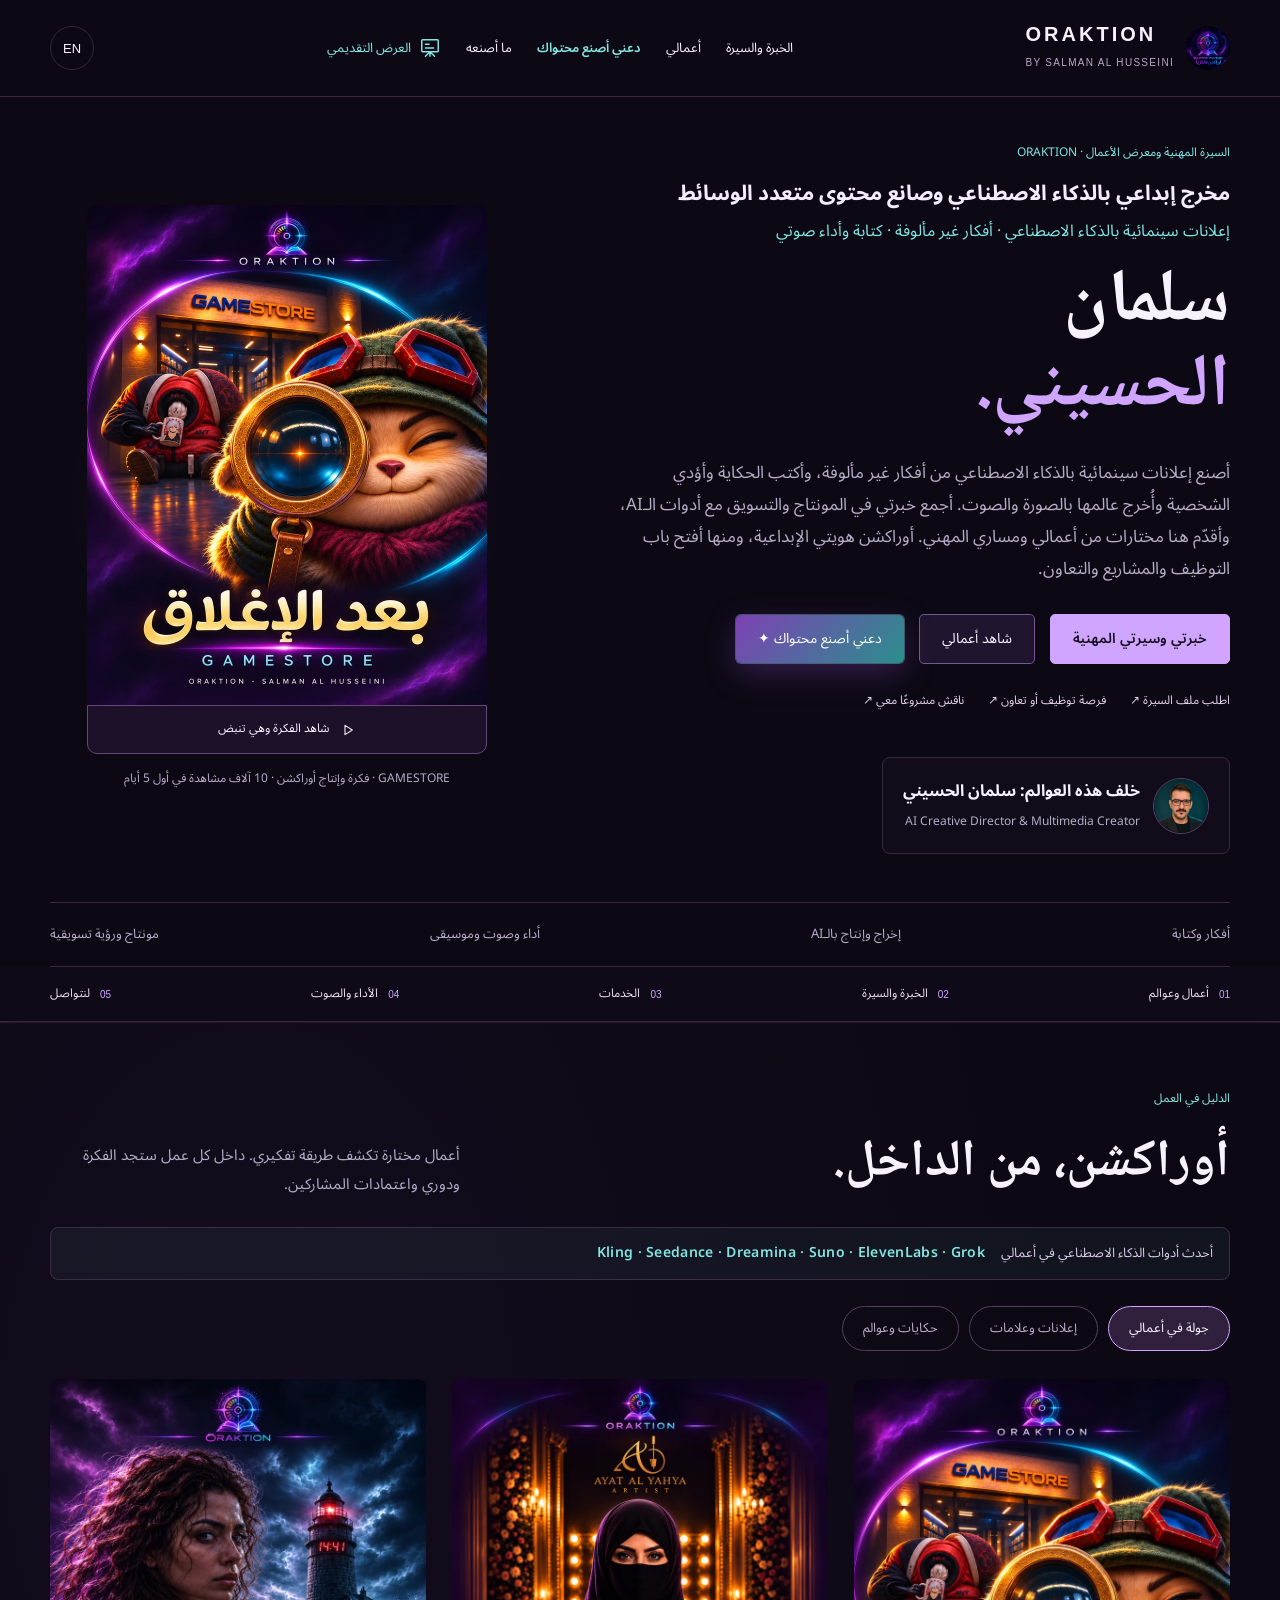
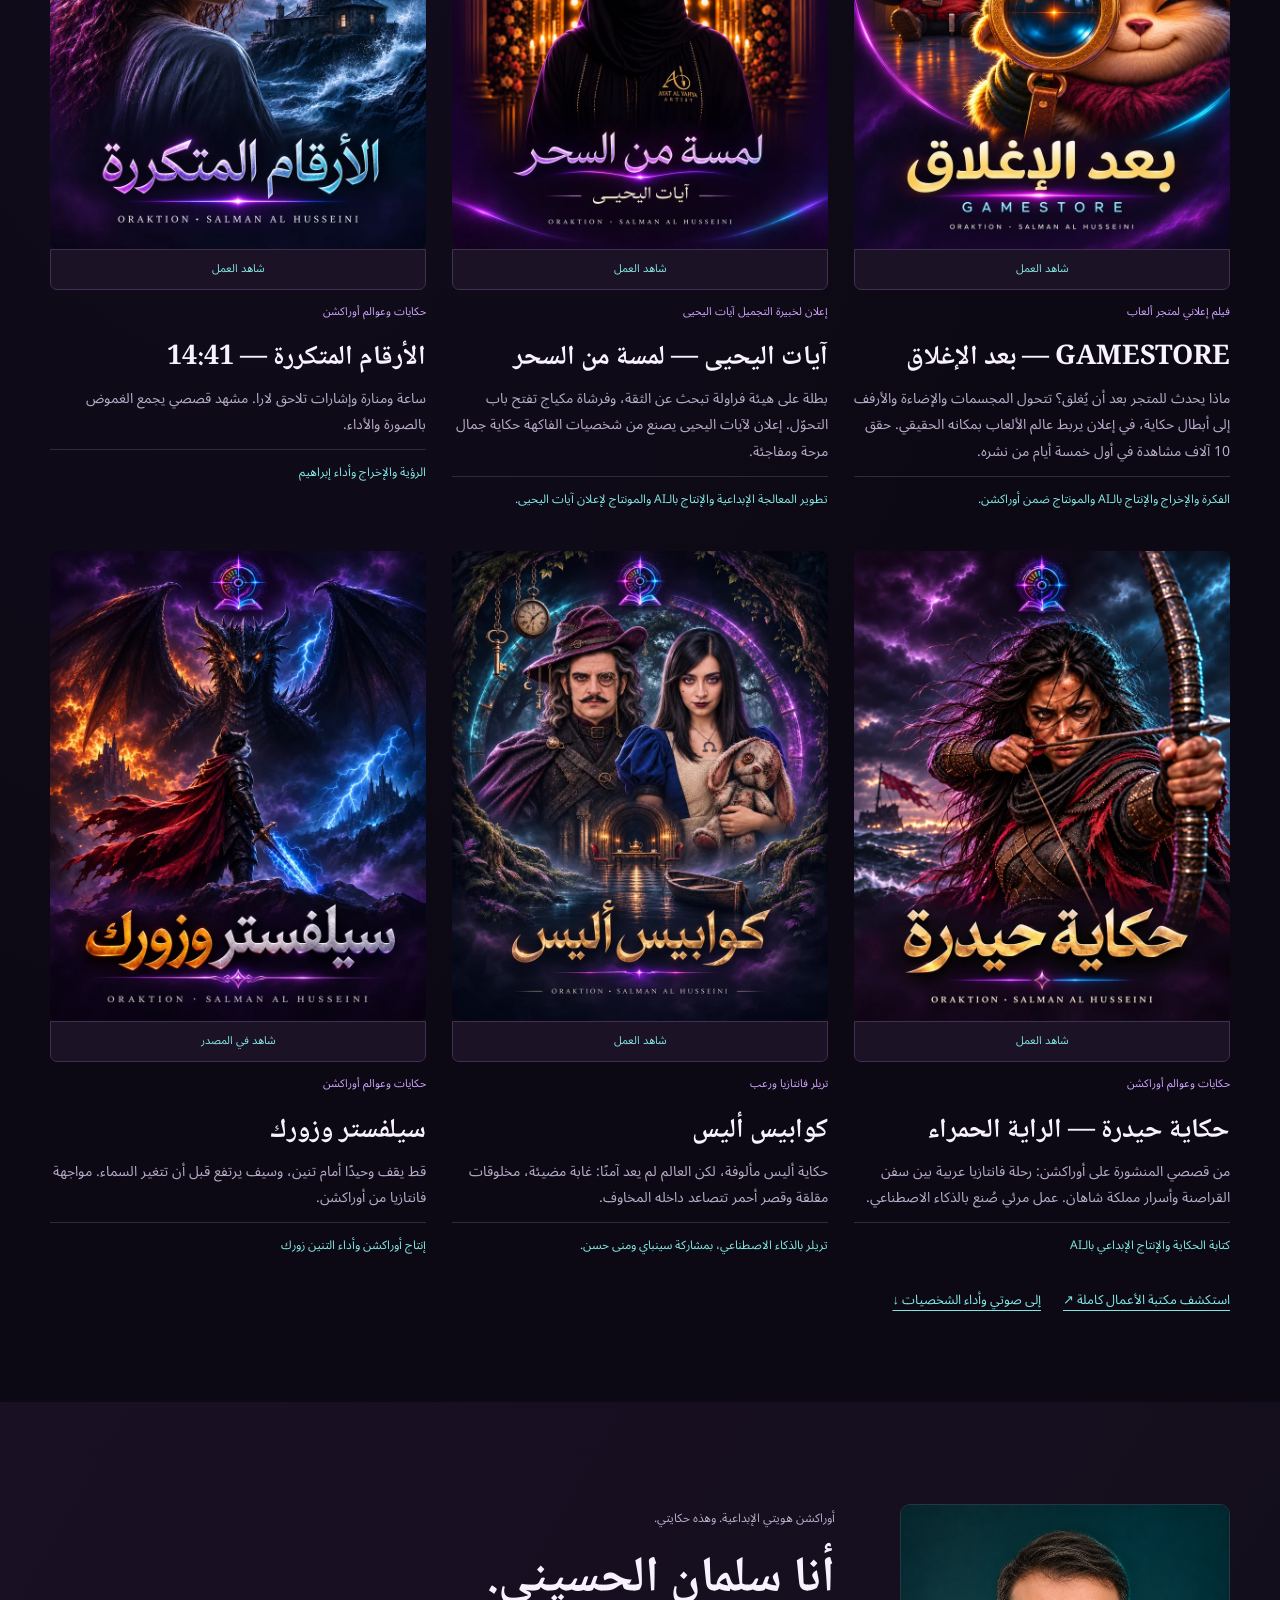
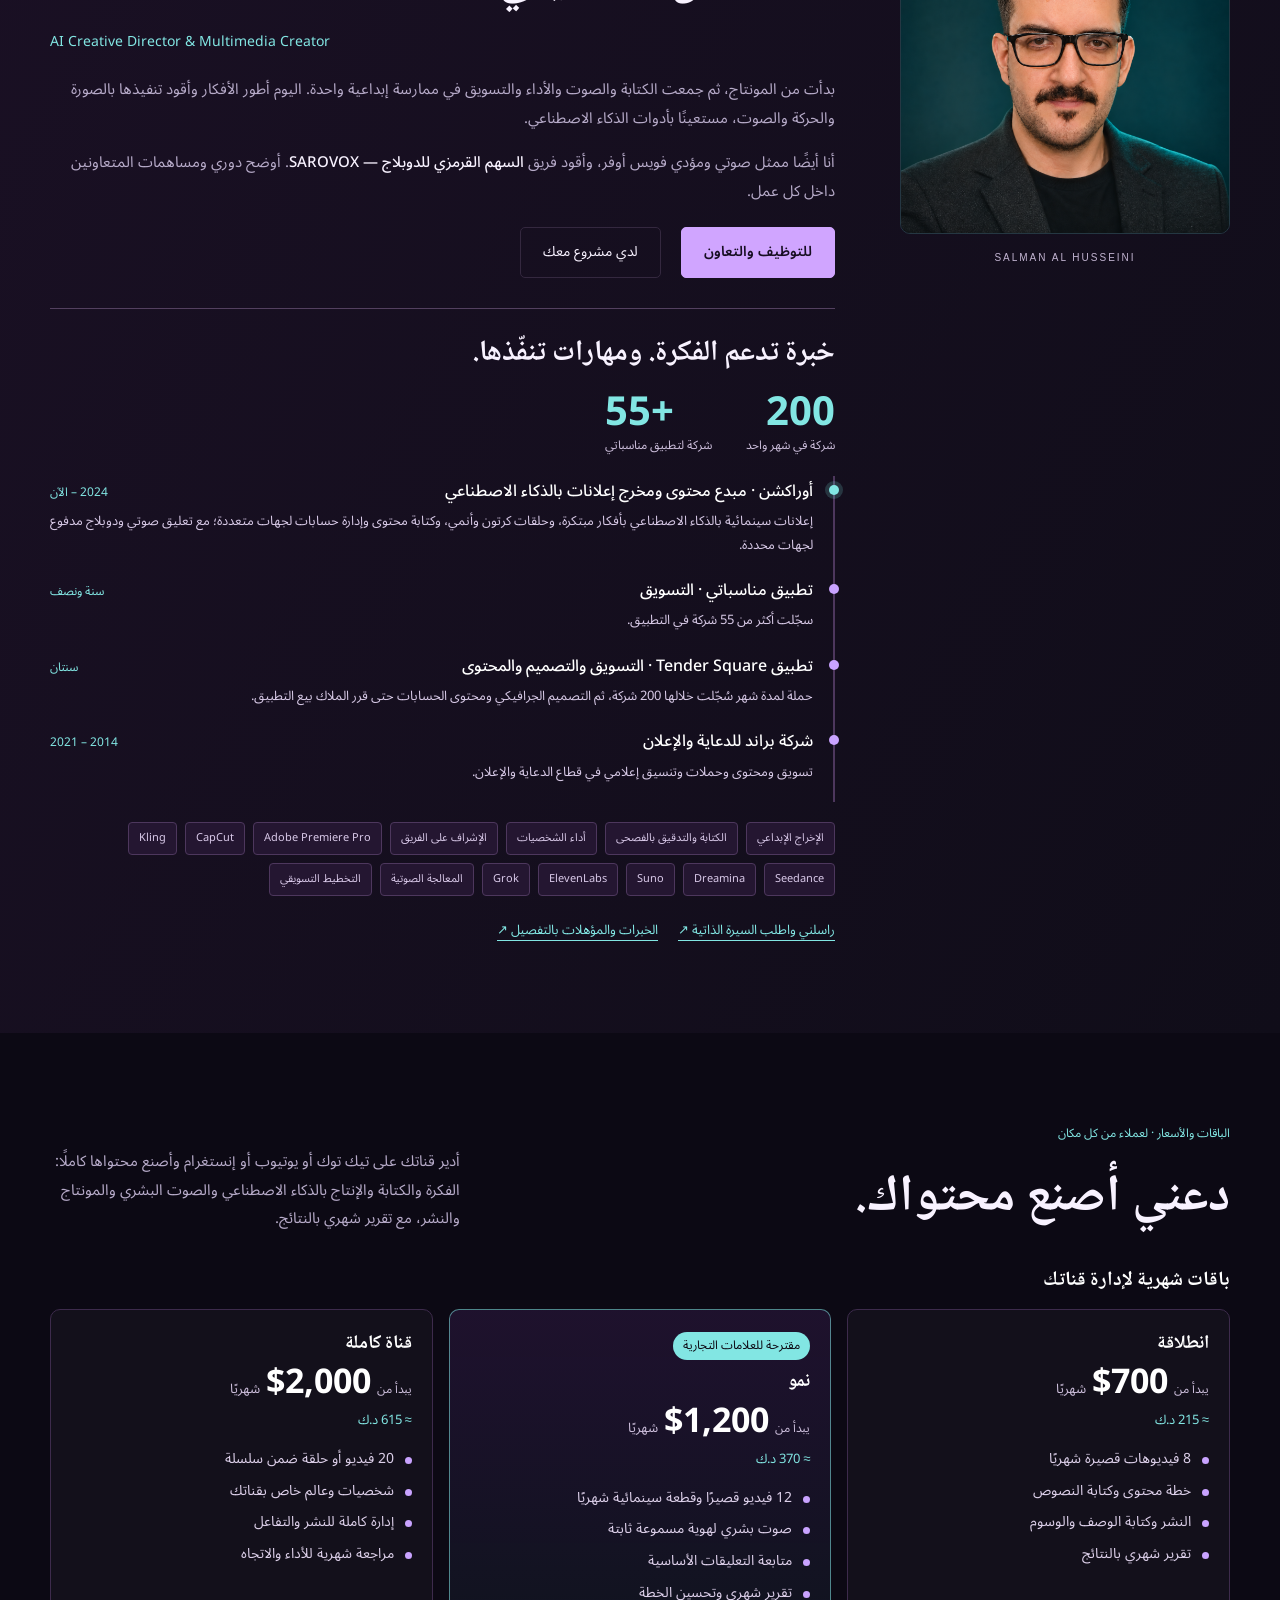
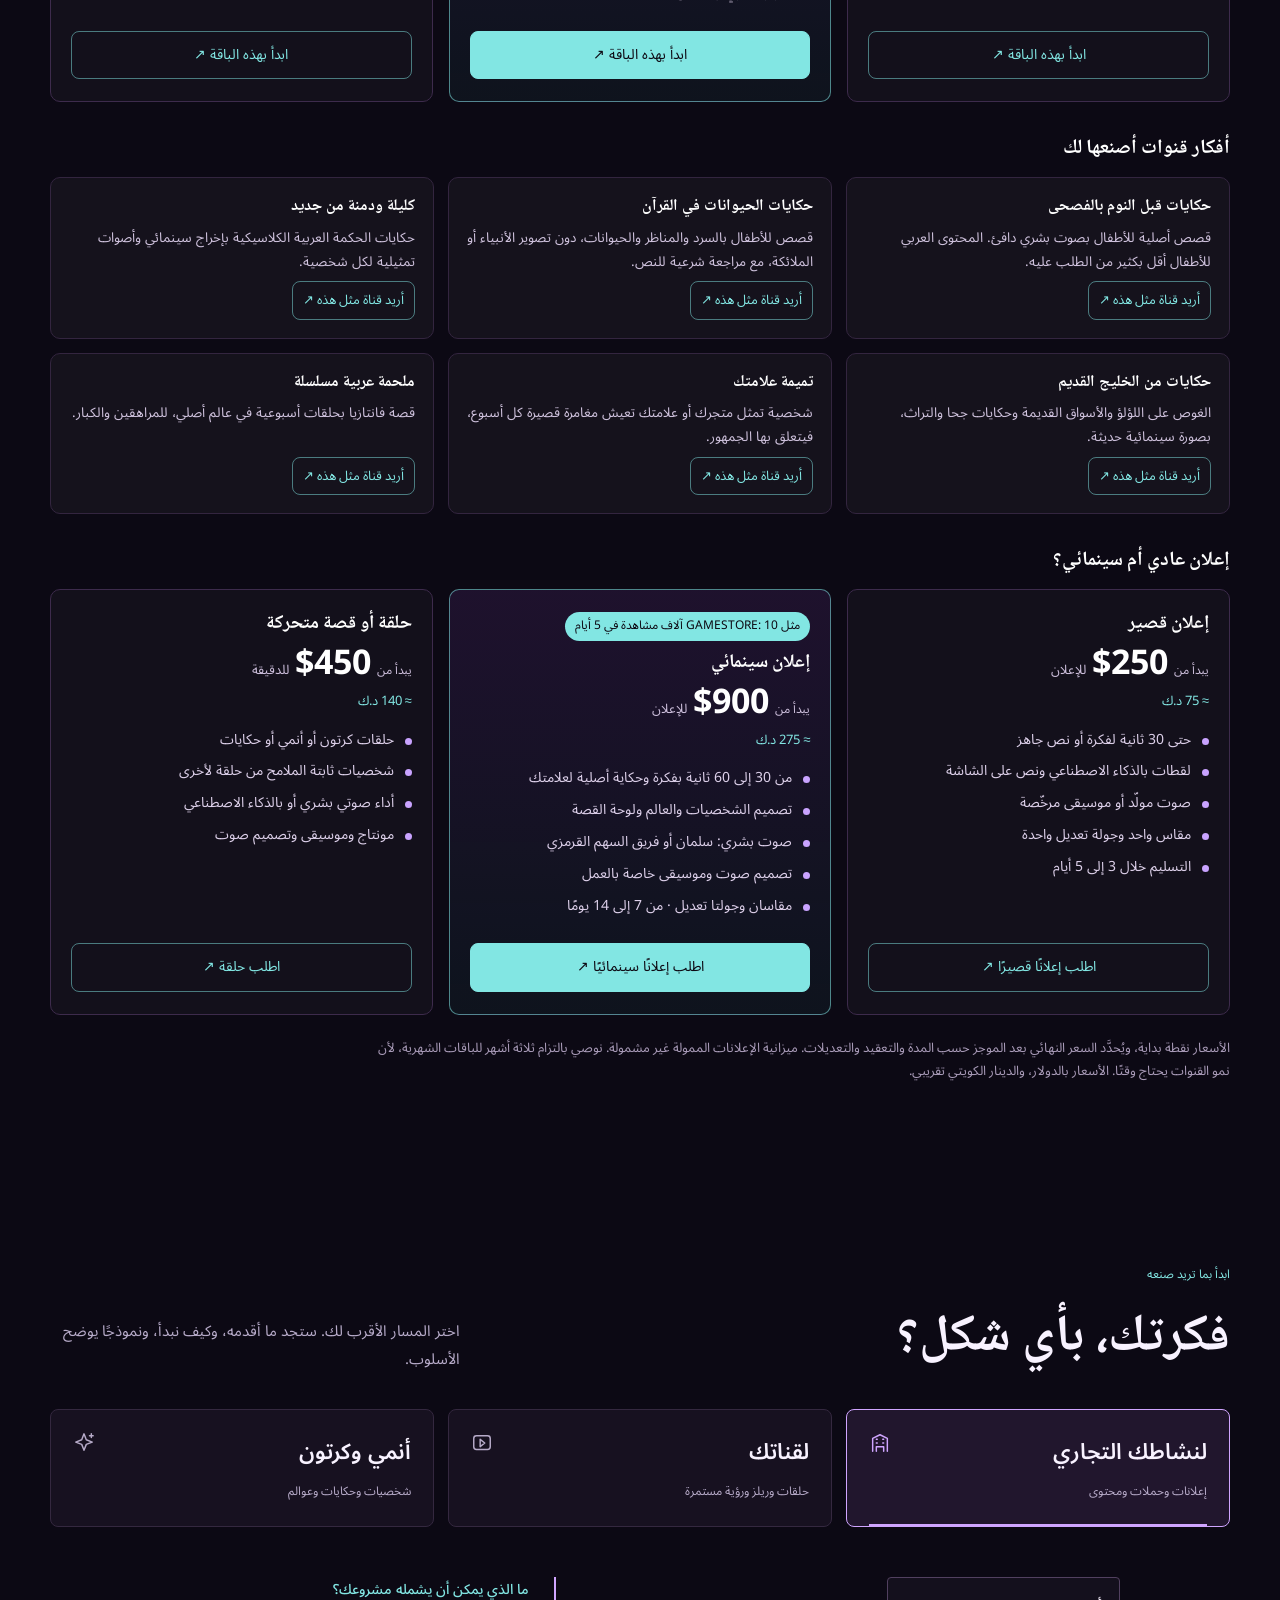
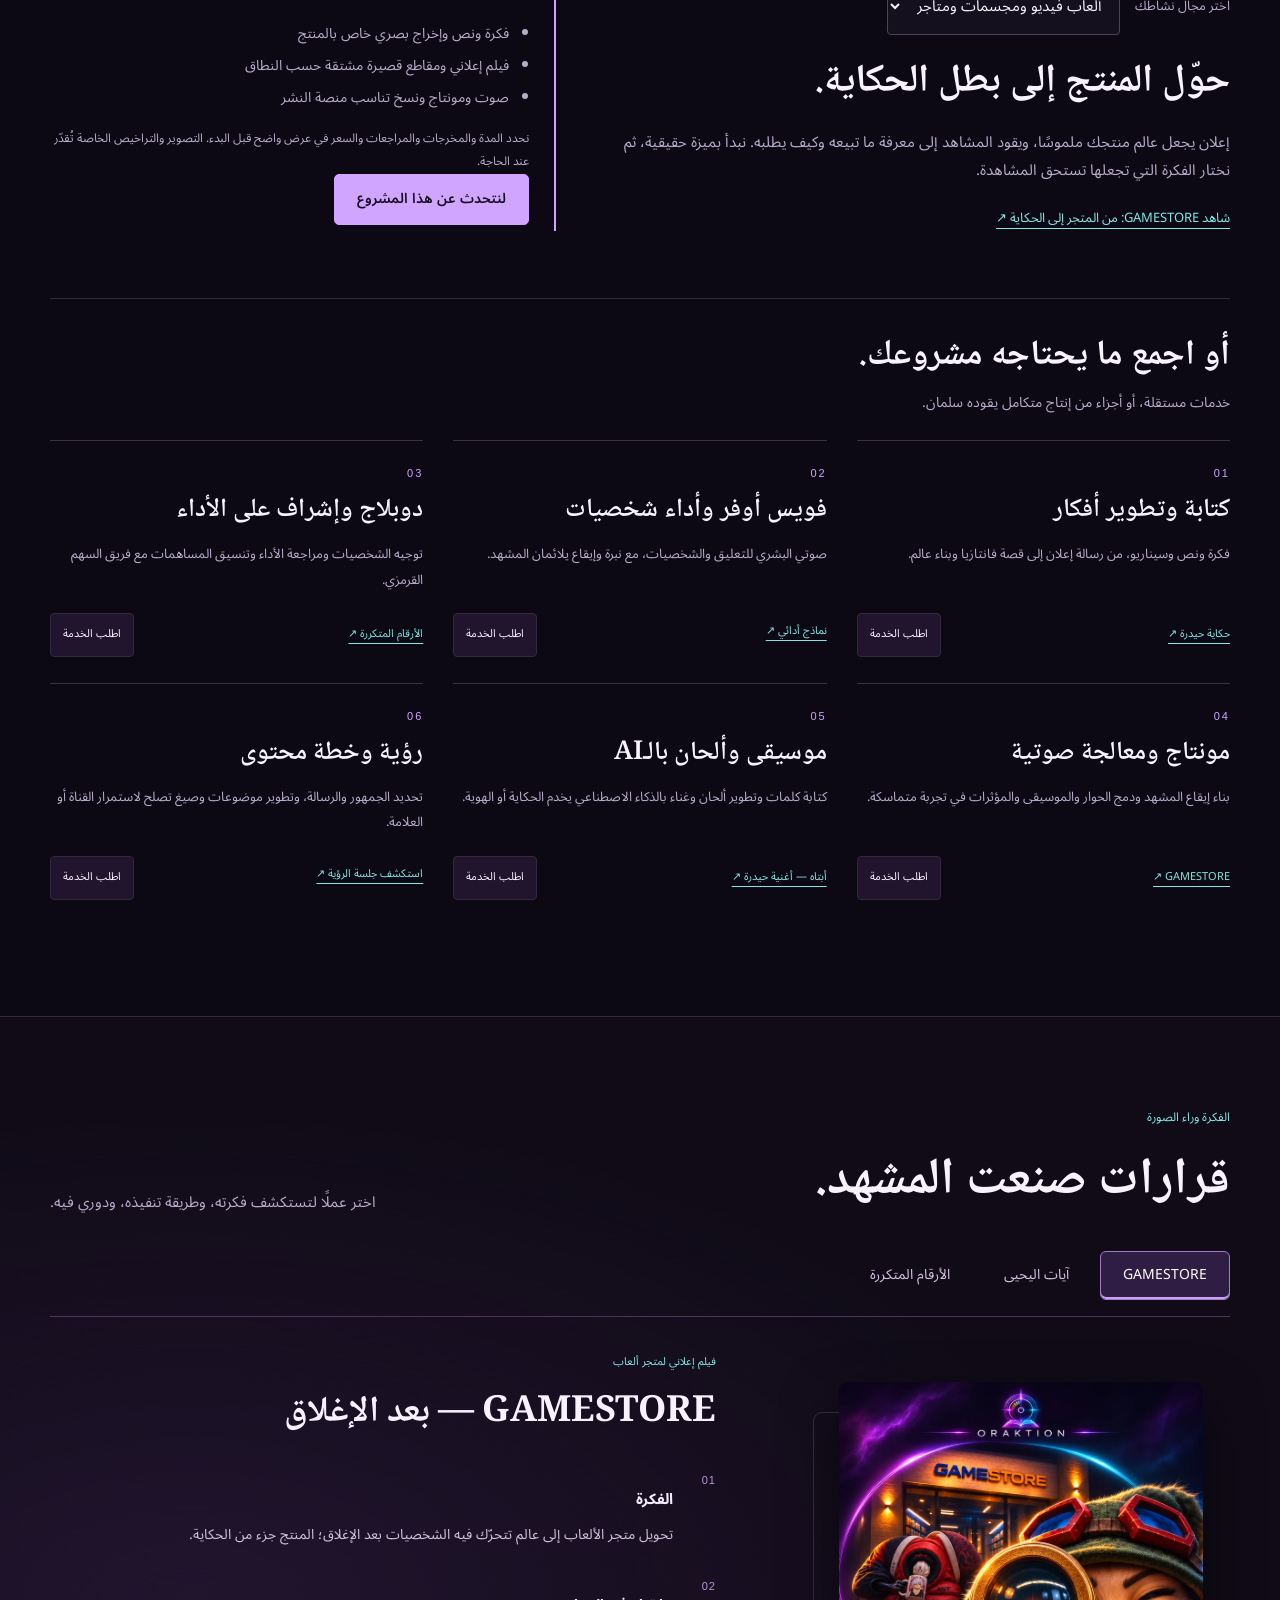
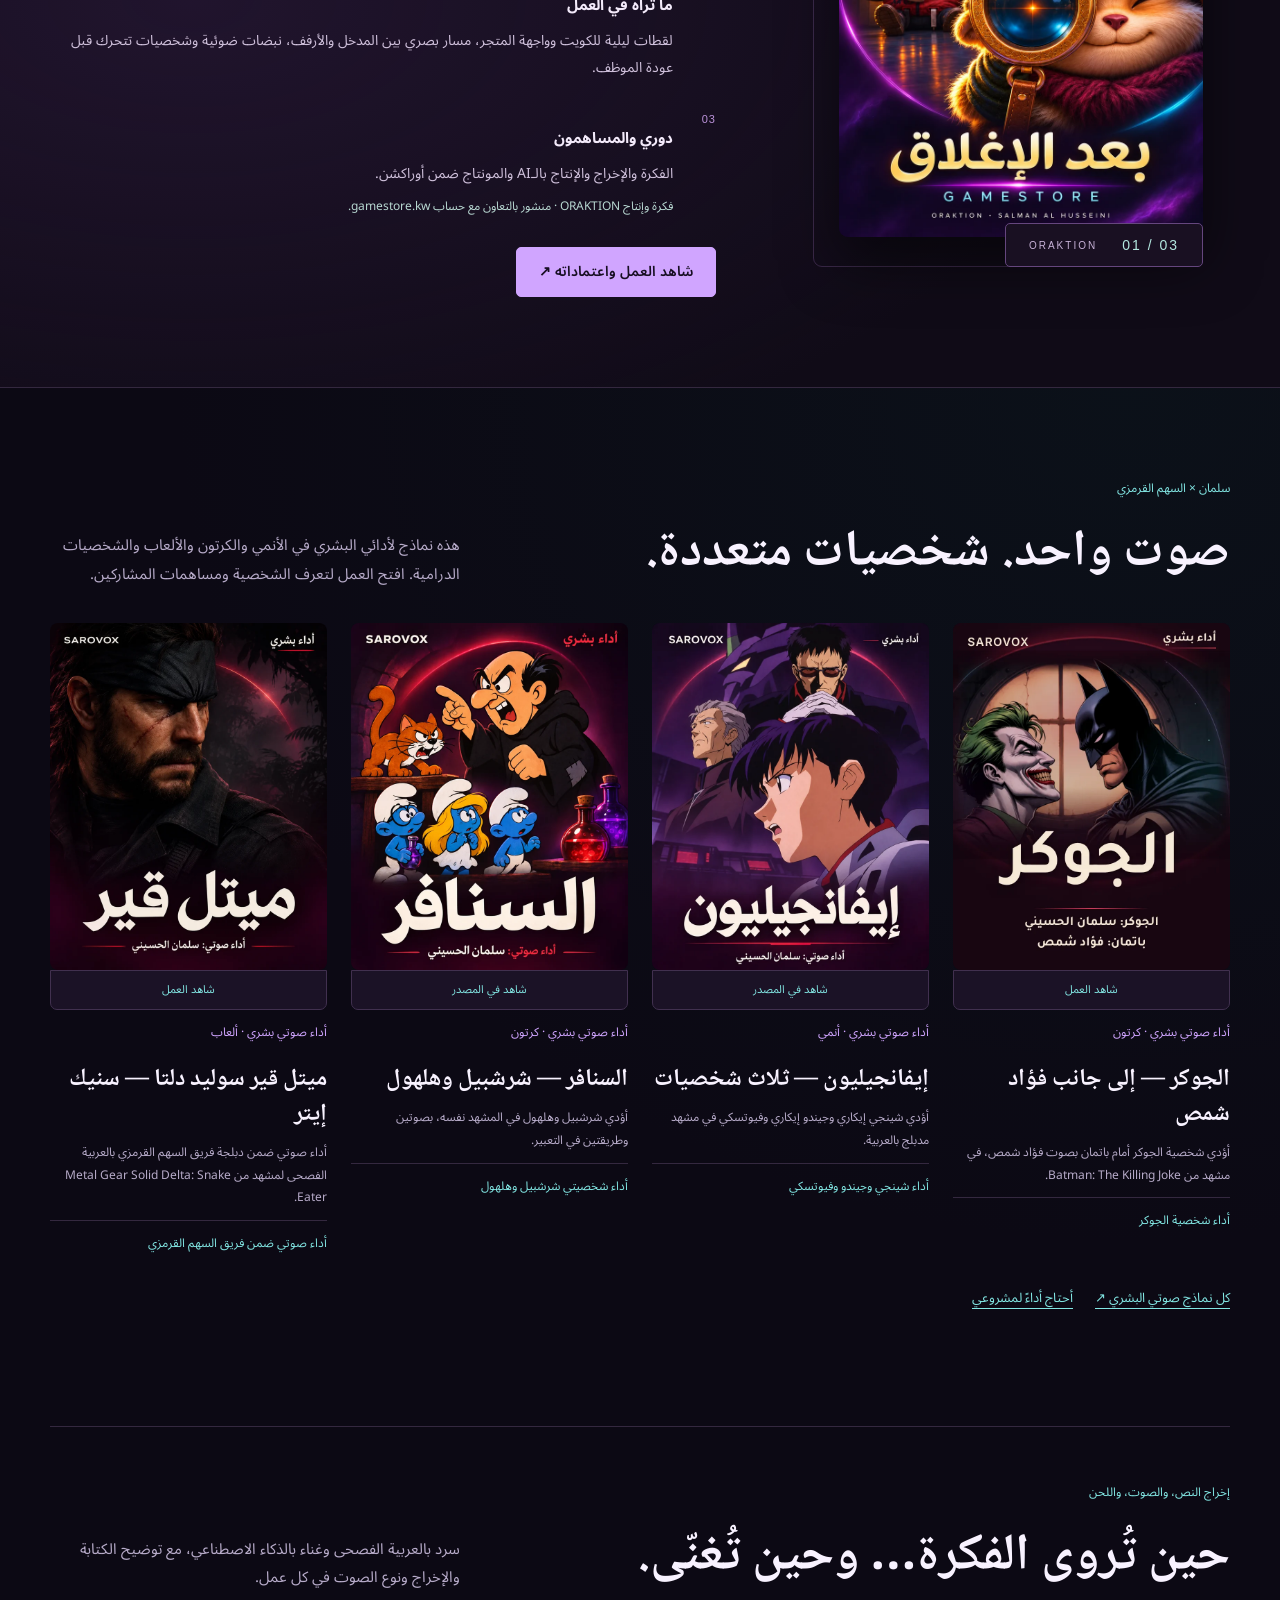
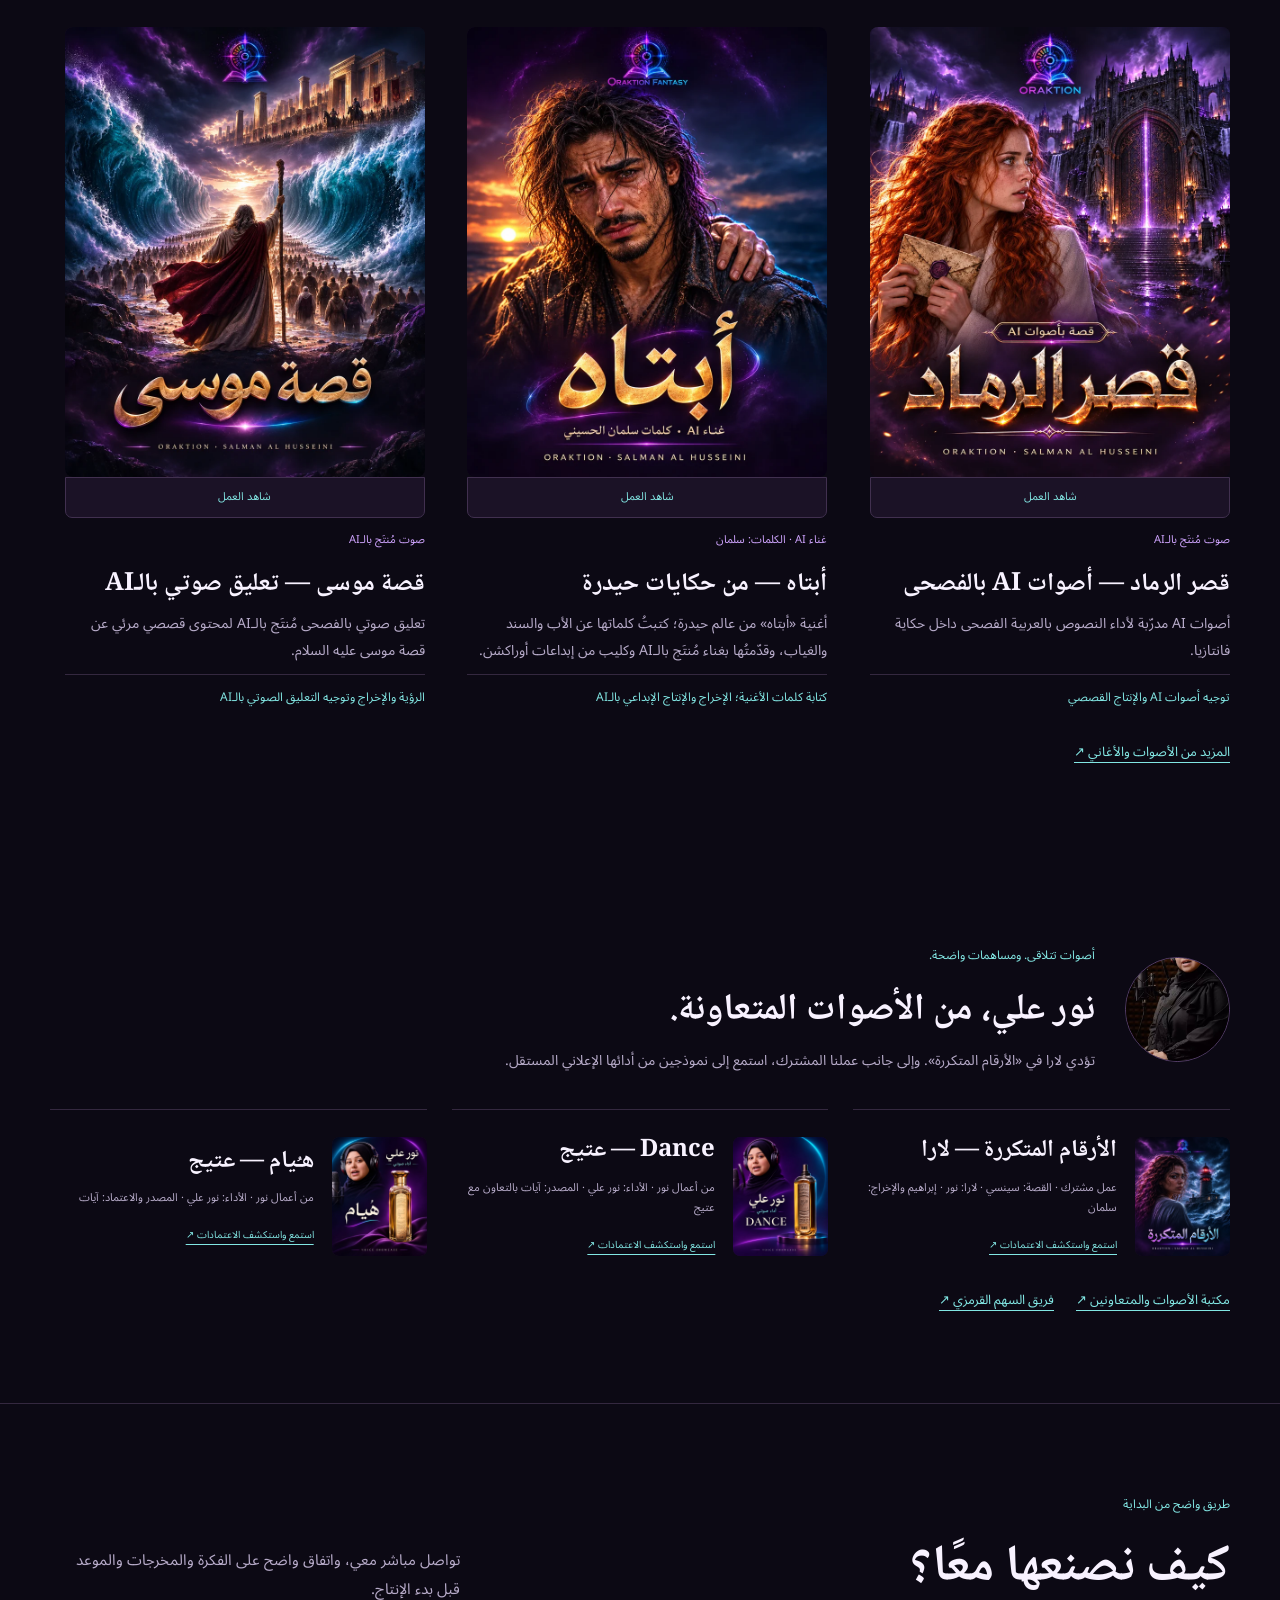
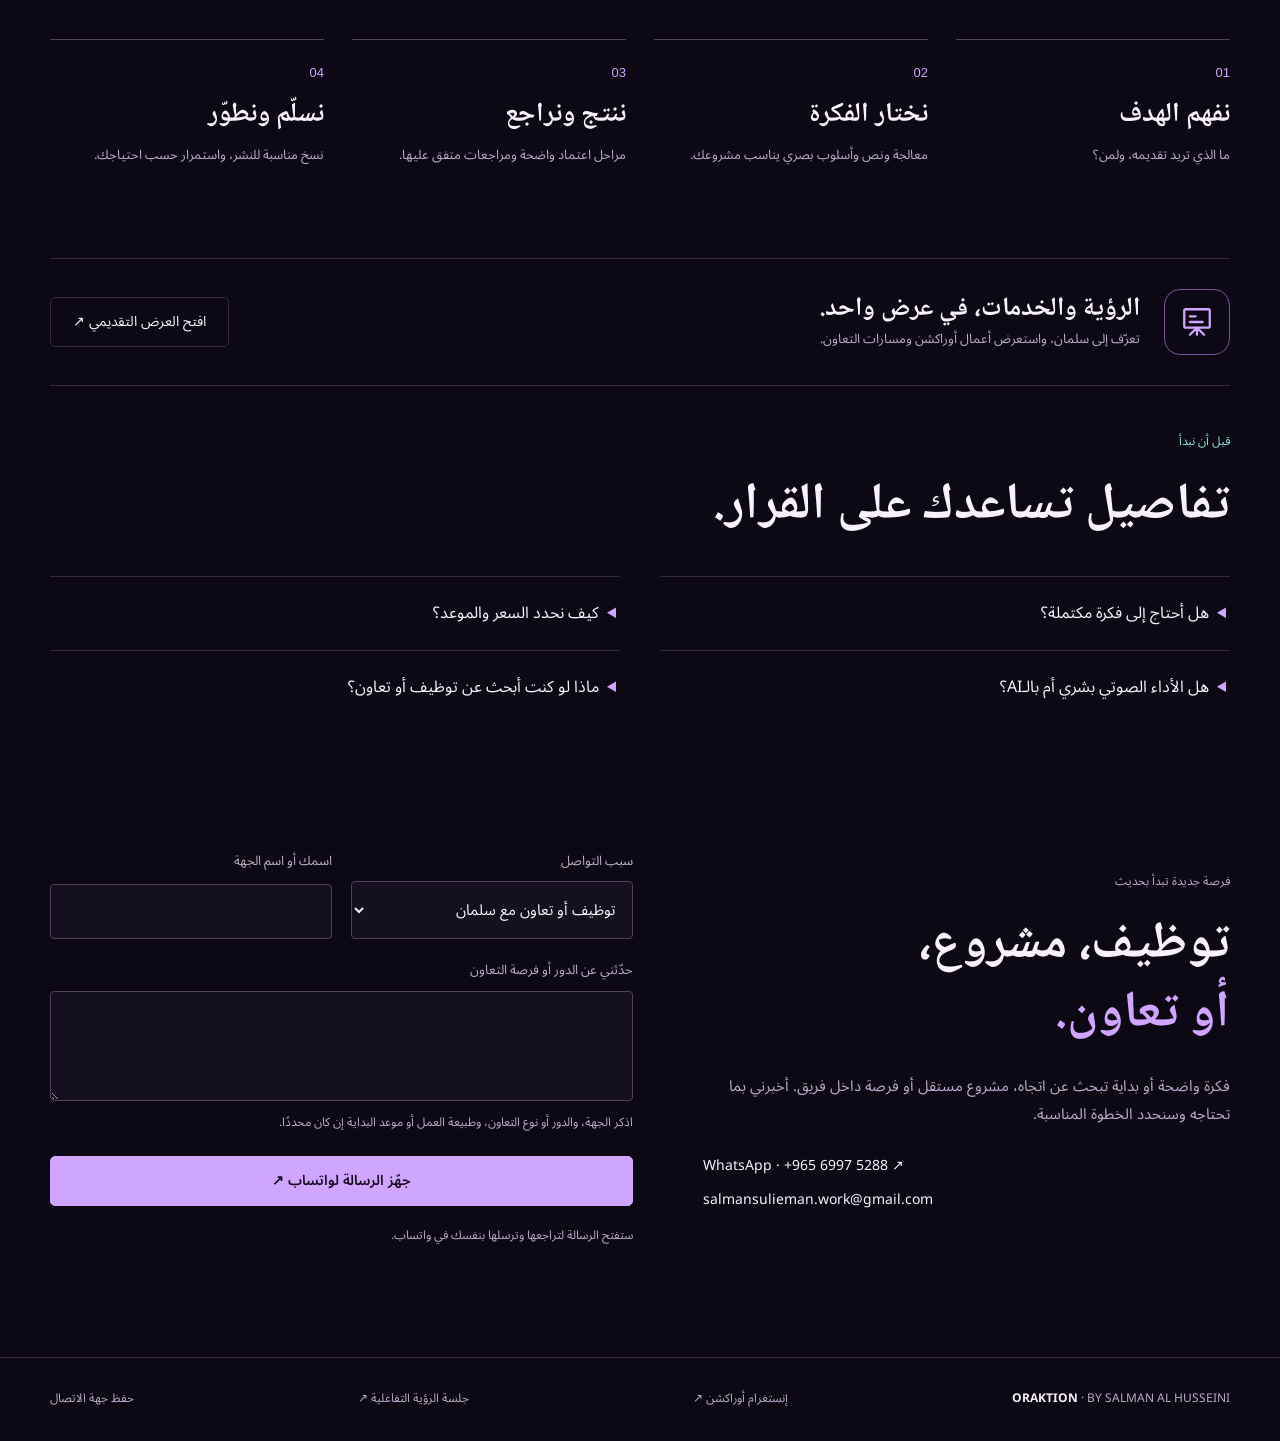
<file: index.html>
<!DOCTYPE html>
<html dir="rtl" lang="ar"><head><meta charset="utf-8"/><meta content="width=device-width,initial-scale=1" name="viewport"/><meta content="#0c0914" name="theme-color"/><title>سلمان الحسيني | السيرة المهنية ومعرض الأعمال — ORAKTION</title><meta content="السيرة المهنية ومعرض أعمال سلمان الحسيني: إخراج إبداعي وكتابة ومونتاج وأداء صوتي. استكشف الخبرة والأعمال وتواصل بشأن توظيف أو مشروع أو تعاون." name="description"/><link href="https://salman-creative-work.github.io/" rel="canonical"/><link href="assets/favicon.svg" rel="icon" type="image/svg+xml"/><meta content="Salman Al Husseini × ORAKTION" property="og:title"/><meta content="السيرة المهنية ومعرض أعمال سلمان الحسيني: إخراج إبداعي وكتابة ومونتاج وأداء صوتي. استكشف الخبرة والأعمال وتواصل بشأن توظيف أو مشروع أو تعاون." property="og:description"/><meta content="https://salman-creative-work.github.io/assets/covers-20261110/gamestore.webp" property="og:image"/><meta content="https://salman-creative-work.github.io/" property="og:url"/><meta content="website" property="og:type"/><link href="home.css?v=20261110-covers-3" rel="stylesheet"/><link rel="stylesheet" href="marketing.css?v=20261110-claude-3"/><meta name="robots" content="noindex,nofollow"/></head><body>
<a class="skip" href="#main"><span data-ar="تجاوز إلى المحتوى" data-en="Skip to content">تجاوز إلى المحتوى</span></a>
<header class="site-nav"><div class="shell nav-inner"><a class="brand" href="./"><img alt="" src="assets/oraktion-official-logo.jpg"/><span><strong dir="ltr">ORAKTION</strong><small dir="ltr">BY SALMAN AL HUSSEINI</small></span></a><nav aria-label="التنقل الرئيسي / Main navigation" class="nav-links"><a class="" href="#about"><span  data-ar="الخبرة والسيرة" data-en="Experience &amp; CV">الخبرة والسيرة</span></a><a class="" href="#work"><span data-ar="أعمالي" data-en="My work">أعمالي</span></a><a class="nav-create" href="#create"><span data-ar="دعني أصنع محتواك" data-en="Let me create your content">دعني أصنع محتواك</span></a><a class="" href="#services"><span data-ar="ما أصنعه" data-en="What I create">ما أصنعه</span></a><a class="deck-link" data-local-link="" href="presentation/"><svg aria-hidden="true" viewbox="0 0 24 24"><rect height="13" rx="1" width="18" x="3" y="3"></rect><path d="M12 16v5m-5 0 5-5 5 5M7 8h4m-4 4h9"></path></svg><span data-ar="العرض التقديمي" data-en="Presentation">العرض التقديمي</span></a></nav><button aria-label="Switch to English" class="language" id="language">EN</button></div></header>
<main id="main"><section class="shell hero"><div><p class="eyebrow"><span  data-ar="السيرة المهنية ومعرض الأعمال · ORAKTION" data-en="PROFESSIONAL PROFILE &amp; PORTFOLIO · ORAKTION">السيرة المهنية ومعرض الأعمال · ORAKTION</span></p><p class="hero-title"><span data-ar="مخرج إبداعي بالذكاء الاصطناعي وصانع محتوى متعدد الوسائط" data-en="AI Creative Director &amp; Multimedia Creator">مخرج إبداعي بالذكاء الاصطناعي وصانع محتوى متعدد الوسائط</span></p><p class="service-position"><span  data-ar="إعلانات سينمائية بالذكاء الاصطناعي · أفكار غير مألوفة · كتابة وأداء صوتي" data-en="Cinematic AI ads · Unexpected ideas · Writing &amp; voice">إعلانات سينمائية بالذكاء الاصطناعي · أفكار غير مألوفة · كتابة وأداء صوتي</span></p><h1><span  data-ar="سلمان&lt;br&gt;&lt;em&gt;الحسيني.&lt;/em&gt;" data-en="Salman&lt;br&gt;&lt;em&gt;Al Husseini.&lt;/em&gt;">سلمان<br><em>الحسيني.</em></span></h1><p class="lead" data-ar="أصنع إعلانات سينمائية بالذكاء الاصطناعي من أفكار غير مألوفة، وأكتب الحكاية وأؤدي الشخصية وأُخرج عالمها بالصورة والصوت. أجمع خبرتي في المونتاج والتسويق مع أدوات الـAI، وأقدّم هنا مختارات من أعمالي ومساري المهني. أوراكشن هويتي الإبداعية، ومنها أفتح باب التوظيف والمشاريع والتعاون." data-en="I create cinematic AI ads from unexpected ideas, and I write stories, perform characters and direct their worlds through image and sound. I combine editing and marketing experience with AI tools. Explore my selected work and professional background, and get in touch about employment, projects or collaboration. ORAKTION is my creative identity.">أصنع إعلانات سينمائية بالذكاء الاصطناعي من أفكار غير مألوفة، وأكتب الحكاية وأؤدي الشخصية وأُخرج عالمها بالصورة والصوت. أجمع خبرتي في المونتاج والتسويق مع أدوات الـAI، وأقدّم هنا مختارات من أعمالي ومساري المهني. أوراكشن هويتي الإبداعية، ومنها أفتح باب التوظيف والمشاريع والتعاون.</p><div class="actions hero-actions"><a class="button primary" href="#about"><span  data-ar="خبرتي وسيرتي المهنية" data-en="Experience &amp; professional profile">خبرتي وسيرتي المهنية</span></a><a class="button secondary" href="#work"><span  data-ar="شاهد أعمالي" data-en="Explore my work">شاهد أعمالي</span></a><a class="button create-btn" href="#create"><span data-ar="دعني أصنع محتواك ✦" data-en="Let me create your content ✦">دعني أصنع محتواك ✦</span></a></div><div class="career-shortcuts"><a href="#brief" data-intent="cv"><span  data-ar="اطلب ملف السيرة ↗" data-en="Request my CV ↗">اطلب ملف السيرة ↗</span></a><a href="#brief" data-intent="hiring"><span  data-ar="فرصة توظيف أو تعاون ↗" data-en="Hiring or collaboration ↗">فرصة توظيف أو تعاون ↗</span></a><a href="#brief" data-intent="project" data-general-project=""><span  data-ar="ناقش مشروعًا معي ↗" data-en="Discuss a project ↗">ناقش مشروعًا معي ↗</span></a></div><a class="creator-mini" href="#about"><img alt="سلمان الحسيني / Salman Al Husseini" height="56" src="assets/portrait.png" width="56"/><span><strong data-ar="خلف هذه العوالم: سلمان الحسيني" data-en="Behind these worlds: Salman Al Husseini">خلف هذه العوالم: سلمان الحسيني</strong><small dir="ltr">AI Creative Director &amp; Multimedia Creator</small></span></a></div><div class="hero-feature"><button aria-label="شاهد GAMESTORE — بعد الإغلاق / Watch After Closing" class="hero-poster" data-work="gamestore"><img alt="GAMESTORE — بعد الإغلاق" fetchpriority="high" height="1000" src="assets/covers-20261110/gamestore.webp" width="800"/><span class="play-label"><svg aria-hidden="true" viewbox="0 0 24 24"><path d="m9 5 11 7-11 7Z"></path></svg><span data-ar="شاهد الفكرة وهي تنبض" data-en="Watch the idea come alive">شاهد الفكرة وهي تنبض</span></span></button><p class="hero-caption"><span data-ar="GAMESTORE · فكرة وإنتاج أوراكشن · 10 آلاف مشاهدة في أول 5 أيام" data-en="GAMESTORE · Concept &amp; production by ORAKTION · 10K views in its first 5 days">GAMESTORE · فكرة وإنتاج أوراكشن · 10 آلاف مشاهدة في أول 5 أيام</span></p></div></section>
<div aria-label="القدرات / Capabilities" class="shell abilities"><span data-ar="أفكار وكتابة" data-en="Concepts &amp; writing">أفكار وكتابة</span><span data-ar="إخراج وإنتاج بالـAI" data-en="AI direction &amp; production">إخراج وإنتاج بالـAI</span><span data-ar="أداء وصوت وموسيقى" data-en="Voice, sound &amp; music">أداء وصوت وموسيقى</span><span data-ar="مونتاج ورؤية تسويقية" data-en="Editing &amp; marketing insight">مونتاج ورؤية تسويقية</span></div><nav aria-label="استكشف الصفحة / Explore this page" class="chapter-nav"><div class="shell chapter-inner"><a href="#work"><small>01</small><span  data-ar="أعمال وعوالم" data-en="Films &amp; worlds">أعمال وعوالم</span></a><a href="#about"><small>02</small><span  data-ar="الخبرة والسيرة" data-en="Experience &amp; CV">الخبرة والسيرة</span></a><a href="#services"><small>03</small><span  data-ar="الخدمات" data-en="Services">الخدمات</span></a><a href="#voice"><small>04</small><span  data-ar="الأداء والصوت" data-en="Voice &amp; sound">الأداء والصوت</span></a><a href="#brief"><small>05</small><span  data-ar="لنتواصل" data-en="Let’s talk">لنتواصل</span></a></div></nav>
<section class="section work-section" id="work"><div class="shell"><div class="section-head"><div><p class="eyebrow"><span data-ar="الدليل في العمل" data-en="SEE IT IN THE WORK">الدليل في العمل</span></p><h2><span data-ar="أوراكشن، من الداخل." data-en="Inside ORAKTION.">أوراكشن، من الداخل.</span></h2></div><p data-ar="أعمال مختارة تكشف طريقة تفكيري. داخل كل عمل ستجد الفكرة ودوري واعتمادات المشاركين." data-en="Selected work that reveals how I think. Each example includes its concept, my role and collaborator credits.">أعمال مختارة تكشف طريقة تفكيري. داخل كل عمل ستجد الفكرة ودوري واعتمادات المشاركين.</p></div><div class="ai-stack"><span class="ai-stack-label" data-ar="أحدث أدوات الذكاء الاصطناعي في أعمالي" data-en="The latest AI tools behind my work">أحدث أدوات الذكاء الاصطناعي في أعمالي</span><span class="ai-stack-tools" dir="ltr">Kling · Seedance · Dreamina · Suno · ElevenLabs · Grok</span></div><span class="section-anchor" id="stories"></span><div aria-label="تصفية الأعمال / Filter work" class="work-filters" role="group"><button aria-controls="selected-work" aria-pressed="true" data-work-filter="featured" type="button"><span data-ar="جولة في أعمالي" data-en="Selected tour">جولة في أعمالي</span></button><button aria-controls="selected-work" aria-pressed="false" data-work-filter="ads" type="button"><span data-ar="إعلانات وعلامات" data-en="Brands &amp; advertising">إعلانات وعلامات</span></button><button aria-controls="selected-work" aria-pressed="false" data-work-filter="stories" type="button"><span data-ar="حكايات وعوالم" data-en="Stories &amp; worlds">حكايات وعوالم</span></button></div><div aria-live="polite" class="work-grid" id="selected-work"></div><div class="library-links"><a class="text-link" data-local-link="" href="work.html#work"><span data-ar="استكشف مكتبة الأعمال كاملة ↗" data-en="Explore the complete work library ↗">استكشف مكتبة الأعمال كاملة ↗</span></a><a class="text-link" href="#voice"><span data-ar="إلى صوتي وأداء الشخصيات ↓" data-en="Explore my voice performances ↓">إلى صوتي وأداء الشخصيات ↓</span></a></div></div></section><section class="section creator-section" id="about"><div class="shell creator-grid"><div class="creator-image"><img alt="سلمان الحسيني / Salman Al Husseini" height="600" loading="lazy" src="assets/portrait.png" width="600"/><small>SALMAN AL HUSSEINI</small></div><div class="creator-copy"><p class="eyebrow"><span data-ar="أوراكشن هويتي الإبداعية. وهذه حكايتي." data-en="ORAKTION IS MY CREATIVE IDENTITY. THIS IS MY STORY.">أوراكشن هويتي الإبداعية. وهذه حكايتي.</span></p><h2><span data-ar="أنا سلمان الحسيني." data-en="I’m Salman Al Husseini.">أنا سلمان الحسيني.</span></h2><p class="role-title">AI Creative Director &amp; Multimedia Creator</p><p data-ar="بدأت من المونتاج، ثم جمعت الكتابة والصوت والأداء والتسويق في ممارسة إبداعية واحدة. اليوم أطور الأفكار وأقود تنفيذها بالصورة والحركة والصوت، مستعينًا بأدوات الذكاء الاصطناعي." data-en="I started in editing and brought writing, sound, performance and marketing into one creative practice. Today, I develop ideas and direct their execution through image, motion and sound, using AI tools.">بدأت من المونتاج، ثم جمعت الكتابة والصوت والأداء والتسويق في ممارسة إبداعية واحدة. اليوم أطور الأفكار وأقود تنفيذها بالصورة والحركة والصوت، مستعينًا بأدوات الذكاء الاصطناعي.</p><p data-ar="أنا أيضًا ممثل صوتي ومؤدي فويس أوفر، وأقود فريق &lt;strong&gt;السهم القرمزي للدوبلاج — SAROVOX&lt;/strong&gt;. أوضح دوري ومساهمات المتعاونين داخل كل عمل." data-en="I am also a voice actor and voice-over artist, and lead &lt;strong&gt;Scarlet Arrow Dubbing — SAROVOX&lt;/strong&gt;. My role and collaborators’ contributions are credited with each work.">أنا أيضًا ممثل صوتي ومؤدي فويس أوفر، وأقود فريق <strong>السهم القرمزي للدوبلاج — SAROVOX</strong>. أوضح دوري ومساهمات المتعاونين داخل كل عمل.</p><div class="creator-links"><a class="button primary" data-intent="hiring" href="#brief"><span data-ar="للتوظيف والتعاون" data-en="Hiring &amp; collaboration">للتوظيف والتعاون</span></a><a class="button" data-intent="project" data-general-project="" href="#brief"><span data-ar="لدي مشروع معك" data-en="I have a project for you">لدي مشروع معك</span></a></div><div class="experience-visible"><h3 data-ar="خبرة تدعم الفكرة. ومهارات تنفّذها." data-en="Experience behind the idea. Skills to deliver it.">خبرة تدعم الفكرة. ومهارات تنفّذها.</h3><div class="xp-metrics"><div><b>200</b><span data-ar="شركة في شهر واحد" data-en="companies in one month">شركة في شهر واحد</span></div><div><b dir="ltr">55+</b><span data-ar="شركة لتطبيق مناسباتي" data-en="companies for Monasabati">شركة لتطبيق مناسباتي</span></div></div><ol class="xp-timeline"><li><div class="xp-top"><strong data-ar="أوراكشن · مبدع محتوى ومخرج إعلانات بالذكاء الاصطناعي" data-en="ORAKTION · Freelance AI content creator &amp; ad director">أوراكشن · مبدع محتوى ومخرج إعلانات بالذكاء الاصطناعي</strong><time data-ar="2024 – الآن" data-en="2024 – Present">2024 – الآن</time></div><p data-ar="إعلانات سينمائية بالذكاء الاصطناعي بأفكار مبتكرة، وحلقات كرتون وأنمي، وكتابة محتوى وإدارة حسابات لجهات متعددة؛ مع تعليق صوتي ودوبلاج مدفوع لجهات محددة." data-en="Cinematic AI ads built on original concepts, cartoon and anime episodes, content writing and account management for multiple clients, plus paid voice-over and dubbing for selected clients.">إعلانات سينمائية بالذكاء الاصطناعي بأفكار مبتكرة، وحلقات كرتون وأنمي، وكتابة محتوى وإدارة حسابات لجهات متعددة؛ مع تعليق صوتي ودوبلاج مدفوع لجهات محددة.</p></li><li><div class="xp-top"><strong data-ar="تطبيق مناسباتي · التسويق" data-en="Monasabati app · Marketing">تطبيق مناسباتي · التسويق</strong><time data-ar="سنة ونصف" data-en="1.5 years">سنة ونصف</time></div><p data-ar="سجّلت أكثر من 55 شركة في التطبيق." data-en="Registered over 55 companies on the app.">سجّلت أكثر من 55 شركة في التطبيق.</p></li><li><div class="xp-top"><strong data-ar="تطبيق Tender Square · التسويق والتصميم والمحتوى" data-en="Tender Square app · Marketing, design &amp; content">تطبيق Tender Square · التسويق والتصميم والمحتوى</strong><time data-ar="سنتان" data-en="2 years">سنتان</time></div><p data-ar="حملة لمدة شهر سُجّلت خلالها 200 شركة، ثم التصميم الجرافيكي ومحتوى الحسابات حتى قرر الملاك بيع التطبيق." data-en="A one-month campaign registered 200 companies; then graphic design and social content until the owners decided to sell the app.">حملة لمدة شهر سُجّلت خلالها 200 شركة، ثم التصميم الجرافيكي ومحتوى الحسابات حتى قرر الملاك بيع التطبيق.</p></li><li><div class="xp-top"><strong data-ar="شركة براند للدعاية والإعلان" data-en="Brand Advertising">شركة براند للدعاية والإعلان</strong><time data-ar="2014 – 2021" data-en="2014 – 2021">2014 – 2021</time></div><p data-ar="تسويق ومحتوى وحملات وتنسيق إعلامي في قطاع الدعاية والإعلان." data-en="Marketing, content, campaigns and media coordination in advertising.">تسويق ومحتوى وحملات وتنسيق إعلامي في قطاع الدعاية والإعلان.</p></li></ol><div class="skill-tags"><span data-ar="الإخراج الإبداعي" data-en="Creative direction">الإخراج الإبداعي</span><span data-ar="الكتابة والتدقيق بالفصحى" data-en="Arabic writing &amp; editing">الكتابة والتدقيق بالفصحى</span><span data-ar="أداء الشخصيات" data-en="Character acting">أداء الشخصيات</span><span data-ar="الإشراف على الفريق" data-en="Team supervision">الإشراف على الفريق</span><span data-ar="Adobe Premiere Pro" data-en="Adobe Premiere Pro">Adobe Premiere Pro</span><span data-ar="CapCut" data-en="CapCut">CapCut</span><span data-ar="Kling" data-en="Kling">Kling</span><span data-ar="Seedance" data-en="Seedance">Seedance</span><span data-ar="Dreamina" data-en="Dreamina">Dreamina</span><span data-ar="Suno" data-en="Suno">Suno</span><span data-ar="ElevenLabs" data-en="ElevenLabs">ElevenLabs</span><span data-ar="Grok" data-en="Grok">Grok</span><span data-ar="المعالجة الصوتية" data-en="Audio production">المعالجة الصوتية</span><span data-ar="التخطيط التسويقي" data-en="Marketing planning">التخطيط التسويقي</span></div><div class="creator-links"><a class="text-link" data-intent="cv" href="#brief"><span data-ar="راسلني واطلب السيرة الذاتية ↗" data-en="Contact me to request my CV ↗">راسلني واطلب السيرة الذاتية ↗</span></a><a class="text-link" data-local-link="" href="work.html#about"><span data-ar="الخبرات والمؤهلات بالتفصيل ↗" data-en="Full experience and qualifications ↗">الخبرات والمؤهلات بالتفصيل ↗</span></a></div></div></div></div></section><section class="shell section create-section" id="create"><div class="section-head"><div><p class="eyebrow"><span data-ar="الباقات والأسعار · لعملاء من كل مكان" data-en="PACKAGES &amp; PRICING · CLIENTS WORLDWIDE">الباقات والأسعار · لعملاء من كل مكان</span></p><h2><span data-ar="دعني أصنع محتواك." data-en="Let me create your content.">دعني أصنع محتواك.</span></h2></div><p data-ar="أدير قناتك على تيك توك أو يوتيوب أو إنستغرام وأصنع محتواها كاملًا: الفكرة والكتابة والإنتاج بالذكاء الاصطناعي والصوت البشري والمونتاج والنشر، مع تقرير شهري بالنتائج." data-en="I run your TikTok, YouTube or Instagram channel and create all of its content: the idea, writing, AI production, human voice, editing and posting, with a monthly results report.">أدير قناتك على تيك توك أو يوتيوب أو إنستغرام وأصنع محتواها كاملًا: الفكرة والكتابة والإنتاج بالذكاء الاصطناعي والصوت البشري والمونتاج والنشر، مع تقرير شهري بالنتائج.</p></div><h3 class="pk-group"><span data-ar="باقات شهرية لإدارة قناتك" data-en="Monthly channel plans">باقات شهرية لإدارة قناتك</span></h3><div class="pk-grid"><article class="pk-card"><h3><span data-ar="انطلاقة" data-en="Launch">انطلاقة</span></h3><p class="pk-price"><small data-ar="يبدأ من" data-en="From">يبدأ من</small><b dir="ltr">$700</b><span data-ar="شهريًا" data-en="per month">شهريًا</span><em data-ar="≈ 215 د.ك" data-en="≈ KWD 215">≈ 215 د.ك</em></p><ul><li><span data-ar="8 فيديوهات قصيرة شهريًا" data-en="8 short videos a month">8 فيديوهات قصيرة شهريًا</span></li><li><span data-ar="خطة محتوى وكتابة النصوص" data-en="Content plan and scripts">خطة محتوى وكتابة النصوص</span></li><li><span data-ar="النشر وكتابة الوصف والوسوم" data-en="Posting, captions and hashtags">النشر وكتابة الوصف والوسوم</span></li><li><span data-ar="تقرير شهري بالنتائج" data-en="Monthly results report">تقرير شهري بالنتائج</span></li></ul><a class="pk-cta" href="https://wa.me/96569975288" target="_blank" rel="noopener" data-wa-ar="مرحبًا سلمان، أريد باقة «انطلاقة» من «دعني أصنع محتواك». حسابي: " data-wa-en="Hi Salman, I am interested in the Launch plan of &quot;Let me create your content&quot;. My account: "><span data-ar="ابدأ بهذه الباقة ↗" data-en="Start with this plan ↗">ابدأ بهذه الباقة ↗</span></a></article><article class="pk-card pk-featured"><span class="pk-flag" data-ar="مقترحة للعلامات التجارية" data-en="Recommended for brands">مقترحة للعلامات التجارية</span><h3><span data-ar="نمو" data-en="Growth">نمو</span></h3><p class="pk-price"><small data-ar="يبدأ من" data-en="From">يبدأ من</small><b dir="ltr">$1,200</b><span data-ar="شهريًا" data-en="per month">شهريًا</span><em data-ar="≈ 370 د.ك" data-en="≈ KWD 370">≈ 370 د.ك</em></p><ul><li><span data-ar="12 فيديو قصيرًا وقطعة سينمائية شهريًا" data-en="12 short videos plus one cinematic piece a month">12 فيديو قصيرًا وقطعة سينمائية شهريًا</span></li><li><span data-ar="صوت بشري لهوية مسموعة ثابتة" data-en="A human voice for a consistent sound">صوت بشري لهوية مسموعة ثابتة</span></li><li><span data-ar="متابعة التعليقات الأساسية" data-en="Core comment management">متابعة التعليقات الأساسية</span></li><li><span data-ar="تقرير شهري وتحسين الخطة" data-en="Monthly report and plan optimisation">تقرير شهري وتحسين الخطة</span></li></ul><a class="pk-cta" href="https://wa.me/96569975288" target="_blank" rel="noopener" data-wa-ar="مرحبًا سلمان، أريد باقة «نمو» من «دعني أصنع محتواك». حسابي: " data-wa-en="Hi Salman, I am interested in the Growth plan of &quot;Let me create your content&quot;. My account: "><span data-ar="ابدأ بهذه الباقة ↗" data-en="Start with this plan ↗">ابدأ بهذه الباقة ↗</span></a></article><article class="pk-card"><h3><span data-ar="قناة كاملة" data-en="Full channel">قناة كاملة</span></h3><p class="pk-price"><small data-ar="يبدأ من" data-en="From">يبدأ من</small><b dir="ltr">$2,000</b><span data-ar="شهريًا" data-en="per month">شهريًا</span><em data-ar="≈ 615 د.ك" data-en="≈ KWD 615">≈ 615 د.ك</em></p><ul><li><span data-ar="20 فيديو أو حلقة ضمن سلسلة" data-en="20 videos or episodes as a series">20 فيديو أو حلقة ضمن سلسلة</span></li><li><span data-ar="شخصيات وعالم خاص بقناتك" data-en="Characters and a world unique to your channel">شخصيات وعالم خاص بقناتك</span></li><li><span data-ar="إدارة كاملة للنشر والتفاعل" data-en="Full posting and community management">إدارة كاملة للنشر والتفاعل</span></li><li><span data-ar="مراجعة شهرية للأداء والاتجاه" data-en="Monthly performance and direction review">مراجعة شهرية للأداء والاتجاه</span></li></ul><a class="pk-cta" href="https://wa.me/96569975288" target="_blank" rel="noopener" data-wa-ar="مرحبًا سلمان، أريد باقة «قناة كاملة» من «دعني أصنع محتواك». فكرة القناة: " data-wa-en="Hi Salman, I am interested in the Full channel plan of &quot;Let me create your content&quot;. Channel idea: "><span data-ar="ابدأ بهذه الباقة ↗" data-en="Start with this plan ↗">ابدأ بهذه الباقة ↗</span></a></article></div><h3 class="pk-group"><span data-ar="أفكار قنوات أصنعها لك" data-en="Channel ideas I can build for you">أفكار قنوات أصنعها لك</span></h3><div class="idea-grid"><article class="idea"><h3 data-ar="حكايات قبل النوم بالفصحى" data-en="Arabic bedtime stories">حكايات قبل النوم بالفصحى</h3><p data-ar="قصص أصلية للأطفال بصوت بشري دافئ. المحتوى العربي للأطفال أقل بكثير من الطلب عليه." data-en="Original children’s stories told in a warm human voice, for a market with far less Arabic content than it needs.">قصص أصلية للأطفال بصوت بشري دافئ. المحتوى العربي للأطفال أقل بكثير من الطلب عليه.</p><a class="idea-cta" href="https://wa.me/96569975288" target="_blank" rel="noopener" data-wa-ar="مرحبًا سلمان، أريد قناة مثل: حكايات قبل النوم بالفصحى. " data-wa-en="Hi Salman, I would like a channel like: Arabic bedtime stories. "><span data-ar="أريد قناة مثل هذه ↗" data-en="I want a channel like this ↗">أريد قناة مثل هذه ↗</span></a></article><article class="idea"><h3 data-ar="حكايات الحيوانات في القرآن" data-en="Animals of the Quran">حكايات الحيوانات في القرآن</h3><p data-ar="قصص للأطفال بالسرد والمناظر والحيوانات، دون تصوير الأنبياء أو الملائكة، مع مراجعة شرعية للنص." data-en="Children’s stories told through narration, landscapes and animals, with no depiction of prophets or angels and a scholarly review of the script.">قصص للأطفال بالسرد والمناظر والحيوانات، دون تصوير الأنبياء أو الملائكة، مع مراجعة شرعية للنص.</p><a class="idea-cta" href="https://wa.me/96569975288" target="_blank" rel="noopener" data-wa-ar="مرحبًا سلمان، أريد قناة مثل: حكايات الحيوانات في القرآن. " data-wa-en="Hi Salman, I would like a channel like: Animals of the Quran. "><span data-ar="أريد قناة مثل هذه ↗" data-en="I want a channel like this ↗">أريد قناة مثل هذه ↗</span></a></article><article class="idea"><h3 data-ar="كليلة ودمنة من جديد" data-en="Kalila wa Dimna, reimagined">كليلة ودمنة من جديد</h3><p data-ar="حكايات الحكمة العربية الكلاسيكية بإخراج سينمائي وأصوات تمثيلية لكل شخصية." data-en="Classic Arabic fables of wisdom, with cinematic direction and a distinct voice for every character.">حكايات الحكمة العربية الكلاسيكية بإخراج سينمائي وأصوات تمثيلية لكل شخصية.</p><a class="idea-cta" href="https://wa.me/96569975288" target="_blank" rel="noopener" data-wa-ar="مرحبًا سلمان، أريد قناة مثل: كليلة ودمنة من جديد. " data-wa-en="Hi Salman, I would like a channel like: Kalila wa Dimna, reimagined. "><span data-ar="أريد قناة مثل هذه ↗" data-en="I want a channel like this ↗">أريد قناة مثل هذه ↗</span></a></article><article class="idea"><h3 data-ar="حكايات من الخليج القديم" data-en="Tales of the old Gulf">حكايات من الخليج القديم</h3><p data-ar="الغوص على اللؤلؤ والأسواق القديمة وحكايات جحا والتراث، بصورة سينمائية حديثة." data-en="Pearl diving, old markets, Juha tales and Gulf heritage in a modern cinematic style.">الغوص على اللؤلؤ والأسواق القديمة وحكايات جحا والتراث، بصورة سينمائية حديثة.</p><a class="idea-cta" href="https://wa.me/96569975288" target="_blank" rel="noopener" data-wa-ar="مرحبًا سلمان، أريد قناة مثل: حكايات من الخليج القديم. " data-wa-en="Hi Salman, I would like a channel like: Tales of the old Gulf. "><span data-ar="أريد قناة مثل هذه ↗" data-en="I want a channel like this ↗">أريد قناة مثل هذه ↗</span></a></article><article class="idea"><h3 data-ar="تميمة علامتك" data-en="Your brand mascot">تميمة علامتك</h3><p data-ar="شخصية تمثل متجرك أو علامتك تعيش مغامرة قصيرة كل أسبوع، فيتعلق بها الجمهور." data-en="A character for your store or brand with a short adventure every week, so the audience grows attached.">شخصية تمثل متجرك أو علامتك تعيش مغامرة قصيرة كل أسبوع، فيتعلق بها الجمهور.</p><a class="idea-cta" href="https://wa.me/96569975288" target="_blank" rel="noopener" data-wa-ar="مرحبًا سلمان، أريد قناة مثل: تميمة علامتك. " data-wa-en="Hi Salman, I would like a channel like: Your brand mascot. "><span data-ar="أريد قناة مثل هذه ↗" data-en="I want a channel like this ↗">أريد قناة مثل هذه ↗</span></a></article><article class="idea"><h3 data-ar="ملحمة عربية مسلسلة" data-en="A serialized Arabic saga">ملحمة عربية مسلسلة</h3><p data-ar="قصة فانتازيا بحلقات أسبوعية في عالم أصلي، للمراهقين والكبار." data-en="A weekly fantasy series set in an original world, for teens and adults.">قصة فانتازيا بحلقات أسبوعية في عالم أصلي، للمراهقين والكبار.</p><a class="idea-cta" href="https://wa.me/96569975288" target="_blank" rel="noopener" data-wa-ar="مرحبًا سلمان، أريد قناة مثل: ملحمة عربية مسلسلة. " data-wa-en="Hi Salman, I would like a channel like: A serialized Arabic saga. "><span data-ar="أريد قناة مثل هذه ↗" data-en="I want a channel like this ↗">أريد قناة مثل هذه ↗</span></a></article></div><h3 class="pk-group"><span data-ar="إعلان عادي أم سينمائي؟" data-en="Standard or cinematic ad?">إعلان عادي أم سينمائي؟</span></h3><div class="pk-grid"><article class="pk-card"><h3><span data-ar="إعلان قصير" data-en="Standard ad">إعلان قصير</span></h3><p class="pk-price"><small data-ar="يبدأ من" data-en="From">يبدأ من</small><b dir="ltr">$250</b><span data-ar="للإعلان" data-en="per ad">للإعلان</span><em data-ar="≈ 75 د.ك" data-en="≈ KWD 75">≈ 75 د.ك</em></p><ul><li><span data-ar="حتى 30 ثانية لفكرة أو نص جاهز" data-en="Up to 30 seconds from your idea or script">حتى 30 ثانية لفكرة أو نص جاهز</span></li><li><span data-ar="لقطات بالذكاء الاصطناعي ونص على الشاشة" data-en="AI visuals with on-screen text">لقطات بالذكاء الاصطناعي ونص على الشاشة</span></li><li><span data-ar="صوت مولّد أو موسيقى مرخّصة" data-en="AI voice or licensed music">صوت مولّد أو موسيقى مرخّصة</span></li><li><span data-ar="مقاس واحد وجولة تعديل واحدة" data-en="One format and one revision round">مقاس واحد وجولة تعديل واحدة</span></li><li><span data-ar="التسليم خلال 3 إلى 5 أيام" data-en="Delivered in 3–5 days">التسليم خلال 3 إلى 5 أيام</span></li></ul><a class="pk-cta" href="https://wa.me/96569975288" target="_blank" rel="noopener" data-wa-ar="مرحبًا سلمان، أريد إعلانًا قصيرًا. نشاطي: " data-wa-en="Hi Salman, I would like a standard ad. My business: "><span data-ar="اطلب إعلانًا قصيرًا ↗" data-en="Request a standard ad ↗">اطلب إعلانًا قصيرًا ↗</span></a></article><article class="pk-card pk-featured"><span class="pk-flag" data-ar="مثل GAMESTORE: 10 آلاف مشاهدة في 5 أيام" data-en="Like GAMESTORE: 10K views in 5 days">مثل GAMESTORE: 10 آلاف مشاهدة في 5 أيام</span><h3><span data-ar="إعلان سينمائي" data-en="Cinematic ad">إعلان سينمائي</span></h3><p class="pk-price"><small data-ar="يبدأ من" data-en="From">يبدأ من</small><b dir="ltr">$900</b><span data-ar="للإعلان" data-en="per ad">للإعلان</span><em data-ar="≈ 275 د.ك" data-en="≈ KWD 275">≈ 275 د.ك</em></p><ul><li><span data-ar="من 30 إلى 60 ثانية بفكرة وحكاية أصلية لعلامتك" data-en="30–60 seconds built on an original story for your brand">من 30 إلى 60 ثانية بفكرة وحكاية أصلية لعلامتك</span></li><li><span data-ar="تصميم الشخصيات والعالم ولوحة القصة" data-en="Characters, world and storyboard">تصميم الشخصيات والعالم ولوحة القصة</span></li><li><span data-ar="صوت بشري: سلمان أو فريق السهم القرمزي" data-en="Human voice by Salman or the Scarlet Arrow team">صوت بشري: سلمان أو فريق السهم القرمزي</span></li><li><span data-ar="تصميم صوت وموسيقى خاصة بالعمل" data-en="Sound design and an original score">تصميم صوت وموسيقى خاصة بالعمل</span></li><li><span data-ar="مقاسان وجولتا تعديل · من 7 إلى 14 يومًا" data-en="Two formats, two revision rounds · 7–14 days">مقاسان وجولتا تعديل · من 7 إلى 14 يومًا</span></li></ul><a class="pk-cta" href="https://wa.me/96569975288" target="_blank" rel="noopener" data-wa-ar="مرحبًا سلمان، أريد إعلانًا سينمائيًا. علامتي وفكرتي: " data-wa-en="Hi Salman, I would like a cinematic ad. My brand and idea: "><span data-ar="اطلب إعلانًا سينمائيًا ↗" data-en="Request a cinematic ad ↗">اطلب إعلانًا سينمائيًا ↗</span></a></article><article class="pk-card"><h3><span data-ar="حلقة أو قصة متحركة" data-en="Animated episode or story">حلقة أو قصة متحركة</span></h3><p class="pk-price"><small data-ar="يبدأ من" data-en="From">يبدأ من</small><b dir="ltr">$450</b><span data-ar="للدقيقة" data-en="per finished minute">للدقيقة</span><em data-ar="≈ 140 د.ك" data-en="≈ KWD 140">≈ 140 د.ك</em></p><ul><li><span data-ar="حلقات كرتون أو أنمي أو حكايات" data-en="Cartoon, anime or story episodes">حلقات كرتون أو أنمي أو حكايات</span></li><li><span data-ar="شخصيات ثابتة الملامح من حلقة لأخرى" data-en="Consistent characters across episodes">شخصيات ثابتة الملامح من حلقة لأخرى</span></li><li><span data-ar="أداء صوتي بشري أو بالذكاء الاصطناعي" data-en="Human or AI voice performance">أداء صوتي بشري أو بالذكاء الاصطناعي</span></li><li><span data-ar="مونتاج وموسيقى وتصميم صوت" data-en="Editing, music and sound design">مونتاج وموسيقى وتصميم صوت</span></li></ul><a class="pk-cta" href="https://wa.me/96569975288" target="_blank" rel="noopener" data-wa-ar="مرحبًا سلمان، أريد حلقة أو قصة متحركة. الفكرة والمدة: " data-wa-en="Hi Salman, I would like an animated episode. Idea and length: "><span data-ar="اطلب حلقة ↗" data-en="Request an episode ↗">اطلب حلقة ↗</span></a></article></div><p class="pk-note" data-ar="الأسعار نقطة بداية، ويُحدَّد السعر النهائي بعد الموجز حسب المدة والتعقيد والتعديلات. ميزانية الإعلانات الممولة غير مشمولة. نوصي بالتزام ثلاثة أشهر للباقات الشهرية، لأن نمو القنوات يحتاج وقتًا. الأسعار بالدولار، والدينار الكويتي تقريبي." data-en="Prices are starting points; the final quote follows your brief, based on length, complexity and revisions. Paid ad budgets are not included. We recommend a three-month commitment for monthly plans, as channels need time to grow. Prices are in USD; KWD is approximate.">الأسعار نقطة بداية، ويُحدَّد السعر النهائي بعد الموجز حسب المدة والتعقيد والتعديلات. ميزانية الإعلانات الممولة غير مشمولة. نوصي بالتزام ثلاثة أشهر للباقات الشهرية، لأن نمو القنوات يحتاج وقتًا. الأسعار بالدولار، والدينار الكويتي تقريبي.</p></section><section class="shell section" id="services"><div class="section-head"><div><p class="eyebrow"><span data-ar="ابدأ بما تريد صنعه" data-en="START WITH WHAT YOU WANT TO CREATE">ابدأ بما تريد صنعه</span></p><h2><span data-ar="فكرتك، بأي شكل؟" data-en="What shape is your idea?">فكرتك، بأي شكل؟</span></h2></div><p data-ar="اختر المسار الأقرب لك. ستجد ما أقدمه، وكيف نبدأ، ونموذجًا يوضح الأسلوب." data-en="Choose a path to see what I offer, how we begin and a relevant example.">اختر المسار الأقرب لك. ستجد ما أقدمه، وكيف نبدأ، ونموذجًا يوضح الأسلوب.</p></div><div aria-label="مسارات المشاريع / Project paths" class="routes" role="group"><button aria-controls="service-scene" aria-pressed="true" class="route" data-route="business"><svg aria-hidden="true" viewbox="0 0 24 24"><path d="M4 21V7l8-4 8 4v14M8 21v-5h8v5M8 8h1m6 0h1m-8 4h1m6 0h1"></path></svg><span data-ar="لنشاطك التجاري" data-en="For your business">لنشاطك التجاري</span><small data-ar="إعلانات وحملات ومحتوى" data-en="Films, campaigns &amp; content">إعلانات وحملات ومحتوى</small></button><button aria-controls="service-scene" aria-pressed="false" class="route" data-route="channel"><svg aria-hidden="true" viewbox="0 0 24 24"><rect height="15" rx="3" width="18" x="3" y="4"></rect><path d="m10 8 5 4-5 4Z"></path></svg><span data-ar="لقناتك" data-en="For your channel">لقناتك</span><small data-ar="حلقات وريلز ورؤية مستمرة" data-en="Episodes, Reels &amp; a clear direction">حلقات وريلز ورؤية مستمرة</small></button><button aria-controls="service-scene" aria-pressed="false" class="route" data-route="anime"><svg aria-hidden="true" viewbox="0 0 24 24"><path d="m12 2 2.5 6.5L21 11l-6.5 2.5L12 20l-2.5-6.5L3 11l6.5-2.5ZM20 2v4m-2-2h4"></path></svg><span data-ar="أنمي وكرتون" data-en="Anime &amp; animation">أنمي وكرتون</span><small data-ar="شخصيات وحكايات وعوالم" data-en="Characters, stories &amp; worlds">شخصيات وحكايات وعوالم</small></button></div><div aria-live="polite" class="service-scene" id="service-scene"><div class="service-text"><div class="picker"><label for="service-choice" id="choice-label"></label><select id="service-choice"></select></div><h3 id="service-title"></h3><p id="service-description"></p><a class="text-link" href="#work" id="service-example"></a></div><div class="scope"><h4 id="scope-label"></h4><ul id="service-deliverables"></ul><p class="scope-note" id="service-note"></p><a class="button primary" href="#brief" id="route-cta"></a></div></div><div class="specialist-block"><h3 data-ar="أو اجمع ما يحتاجه مشروعك." data-en="Or choose the skills your project needs.">أو اجمع ما يحتاجه مشروعك.</h3><p class="section-intro" data-ar="خدمات مستقلة، أو أجزاء من إنتاج متكامل يقوده سلمان." data-en="Individual services, or parts of a complete production directed by Salman.">خدمات مستقلة، أو أجزاء من إنتاج متكامل يقوده سلمان.</p><div class="specialist-grid"><article><small class="service-number">01</small><h4 data-ar="كتابة وتطوير أفكار" data-en="Writing &amp; concepts">كتابة وتطوير أفكار</h4><p data-ar="فكرة ونص وسيناريو، من رسالة إعلان إلى قصة فانتازيا وبناء عالم." data-en="Concepts, scripts and scenarios, from a brand message to fantasy writing and world-building.">فكرة ونص وسيناريو، من رسالة إعلان إلى قصة فانتازيا وبناء عالم.</p><div class="specialty-actions"><button class="text-link" data-work="haydarah" type="button"><span data-ar="حكاية حيدرة ↗" data-en="Haydarah ↗">حكاية حيدرة ↗</span></button><button class="service-request" data-specific-ar="كتابة وتطوير أفكار" data-specific-en="Writing &amp; concepts" type="button"><span data-ar="اطلب الخدمة" data-en="Enquire">اطلب الخدمة</span></button></div></article><article><small class="service-number">02</small><h4 data-ar="فويس أوفر وأداء شخصيات" data-en="Voice-over &amp; character acting">فويس أوفر وأداء شخصيات</h4><p data-ar="صوتي البشري للتعليق والشخصيات، مع نبرة وإيقاع يلائمان المشهد." data-en="My human voice for narration and characters, with tone and timing shaped for the scene.">صوتي البشري للتعليق والشخصيات، مع نبرة وإيقاع يلائمان المشهد.</p><div class="specialty-actions"><a class="text-link" href="#voice"><span data-ar="نماذج أدائي ↗" data-en="My performances ↗">نماذج أدائي ↗</span></a><button class="service-request" data-specific-ar="فويس أوفر وأداء شخصيات" data-specific-en="Voice-over &amp; character acting" type="button"><span data-ar="اطلب الخدمة" data-en="Enquire">اطلب الخدمة</span></button></div></article><article><small class="service-number">03</small><h4 data-ar="دوبلاج وإشراف على الأداء" data-en="Dubbing &amp; performance direction">دوبلاج وإشراف على الأداء</h4><p data-ar="توجيه الشخصيات ومراجعة الأداء وتنسيق المساهمات مع فريق السهم القرمزي." data-en="Character direction, performance reviews and coordination with the Scarlet Arrow team.">توجيه الشخصيات ومراجعة الأداء وتنسيق المساهمات مع فريق السهم القرمزي.</p><div class="specialty-actions"><button class="text-link" data-work="recurring-numbers" type="button"><span data-ar="الأرقام المتكررة ↗" data-en="Recurring Numbers ↗">الأرقام المتكررة ↗</span></button><button class="service-request" data-specific-ar="دوبلاج وإشراف على الأداء" data-specific-en="Dubbing &amp; performance direction" type="button"><span data-ar="اطلب الخدمة" data-en="Enquire">اطلب الخدمة</span></button></div></article><article><small class="service-number">04</small><h4 data-ar="مونتاج ومعالجة صوتية" data-en="Editing &amp; audio production">مونتاج ومعالجة صوتية</h4><p data-ar="بناء إيقاع المشهد ودمج الحوار والموسيقى والمؤثرات في تجربة متماسكة." data-en="Shape the pacing and bring dialogue, music and effects into a coherent experience.">بناء إيقاع المشهد ودمج الحوار والموسيقى والمؤثرات في تجربة متماسكة.</p><div class="specialty-actions"><button class="text-link" data-work="gamestore" type="button"><span data-ar="GAMESTORE ↗" data-en="GAMESTORE ↗">GAMESTORE ↗</span></button><button class="service-request" data-specific-ar="مونتاج ومعالجة صوتية" data-specific-en="Editing &amp; audio production" type="button"><span data-ar="اطلب الخدمة" data-en="Enquire">اطلب الخدمة</span></button></div></article><article><small class="service-number">05</small><h4 data-ar="موسيقى وألحان بالـAI" data-en="AI music &amp; melodies">موسيقى وألحان بالـAI</h4><p data-ar="كتابة كلمات وتطوير ألحان وغناء بالذكاء الاصطناعي يخدم الحكاية أو الهوية." data-en="Lyrics, melodies and AI-generated singing shaped around a story or creative identity.">كتابة كلمات وتطوير ألحان وغناء بالذكاء الاصطناعي يخدم الحكاية أو الهوية.</p><div class="specialty-actions"><button class="text-link" data-work="haydarah-song" type="button"><span data-ar="أبتاه — أغنية حيدرة ↗" data-en="Father — Haydarah’s song ↗">أبتاه — أغنية حيدرة ↗</span></button><button class="service-request" data-specific-ar="موسيقى وألحان بالـAI" data-specific-en="AI music &amp; melodies" type="button"><span data-ar="اطلب الخدمة" data-en="Enquire">اطلب الخدمة</span></button></div></article><article><small class="service-number">06</small><h4 data-ar="رؤية وخطة محتوى" data-en="Creative direction &amp; content planning">رؤية وخطة محتوى</h4><p data-ar="تحديد الجمهور والرسالة، وتطوير موضوعات وصيغ تصلح لاستمرار القناة أو العلامة." data-en="Define the audience and message, then develop topics and formats for a continuing channel or brand presence.">تحديد الجمهور والرسالة، وتطوير موضوعات وصيغ تصلح لاستمرار القناة أو العلامة.</p><div class="specialty-actions"><a class="text-link" data-local-link="" href="vision/"><span data-ar="استكشف جلسة الرؤية ↗" data-en="Explore the vision session ↗">استكشف جلسة الرؤية ↗</span></a><button class="service-request" data-specific-ar="رؤية وخطة محتوى" data-specific-en="Creative direction &amp; content planning" type="button"><span data-ar="اطلب الخدمة" data-en="Enquire">اطلب الخدمة</span></button></div></article></div></div></section><section class="section craft-proof proof-studio" id="inside"><div class="shell">
<div class="section-head"><div><p class="eyebrow" data-ar="الفكرة وراء الصورة" data-en="THE IDEA BEHIND THE IMAGE">الفكرة وراء الصورة</p><h2  data-ar="قرارات صنعت المشهد." data-en="The choices behind the scene.">قرارات صنعت المشهد.</h2></div><p  data-ar="اختر عملًا لتستكشف فكرته، وطريقة تنفيذه، ودوري فيه." data-en="Choose a project to explore its idea, execution and my contribution.">اختر عملًا لتستكشف فكرته، وطريقة تنفيذه، ودوري فيه.</p></div>
<div class="proof-tabs" role="tablist" aria-label="أعمال تحت المجهر / Inside the work">
<button id="proof-tab-gamestore" type="button" role="tab" aria-controls="proof-panel" aria-selected="true" tabindex="0" data-proof="gamestore">GAMESTORE</button>
<button id="proof-tab-ayat-magic" type="button" role="tab" aria-controls="proof-panel" aria-selected="false" tabindex="-1" data-proof="ayat-magic"><span  data-ar="آيات اليحيى" data-en="Ayat Al Yahya">آيات اليحيى</span></button>
<button id="proof-tab-recurring-numbers" type="button" role="tab" aria-controls="proof-panel" aria-selected="false" tabindex="-1" data-proof="recurring-numbers"><span  data-ar="الأرقام المتكررة" data-en="Recurring Numbers">الأرقام المتكررة</span></button></div>
<div class="proof-panel" id="proof-panel" role="tabpanel" tabindex="0" aria-labelledby="proof-tab-gamestore">
<div class="proof-visual"><img id="proof-poster" src="assets/covers-20261110/gamestore.webp" alt="GAMESTORE" width="800" height="1000" loading="lazy"/><div class="proof-index" aria-hidden="true"><small>ORAKTION</small><strong id="proof-number">01 / 03</strong></div></div>
<div class="proof-copy"><p class="eyebrow" id="proof-kind"></p><h3 id="proof-title"></h3><ol class="proof-decisions">
<li><span class="decision-number">01</span><div><h4  data-ar="الفكرة" data-en="The idea">الفكرة</h4><p id="proof-idea"></p></div></li>
<li><span class="decision-number">02</span><div><h4  data-ar="ما تراه في العمل" data-en="What you see in the work">ما تراه في العمل</h4><p id="proof-detail"></p></div></li>
<li><span class="decision-number">03</span><div><h4  data-ar="دوري والمساهمون" data-en="My role and collaborators">دوري والمساهمون</h4><p id="proof-role"></p><p id="proof-credit" class="proof-credit"></p></div></li></ol>
<button class="button primary" id="proof-watch" data-work="gamestore" type="button"><span  data-ar="شاهد العمل واعتماداته ↗" data-en="Watch the work and credits ↗">شاهد العمل واعتماداته ↗</span></button></div></div></div></section>

<section class="section voice-proof" id="voice"><div class="shell"><div class="section-head"><div><p class="eyebrow" data-ar="سلمان × السهم القرمزي" data-en="SALMAN × SCARLET ARROW">سلمان × السهم القرمزي</p><h2 data-ar="صوت واحد. شخصيات متعددة." data-en="One voice. Many characters.">صوت واحد. شخصيات متعددة.</h2></div><p data-ar="هذه نماذج لأدائي البشري في الأنمي والكرتون والألعاب والشخصيات الدرامية. افتح العمل لتعرف الشخصية ومساهمات المشاركين." data-en="My human performances in anime, animation, games and dramatic roles. Open an example to see the character and the full credits.">هذه نماذج لأدائي البشري في الأنمي والكرتون والألعاب والشخصيات الدرامية. افتح العمل لتعرف الشخصية ومساهمات المشاركين.</p></div><div class="voice-proof-grid" id="human-voice-grid"></div><div class="library-links"><a class="text-link" data-local-link="" href="work.html#voice"><span data-ar="كل نماذج صوتي البشري ↗" data-en="All my human voice performances ↗">كل نماذج صوتي البشري ↗</span></a><a class="text-link" data-specific-ar="فويس أوفر وأداء شخصيات" data-specific-en="Voice-over &amp; character acting" href="#brief"><span data-ar="أحتاج أداءً لمشروعي" data-en="I need a voice for my project">أحتاج أداءً لمشروعي</span></a></div></div></section><section class="section ai-proof" id="ai-audio"><div class="shell"><div class="section-head"><div><p class="eyebrow" data-ar="إخراج النص، والصوت، واللحن" data-en="DIRECTING WORDS, VOICE &amp; MELODY">إخراج النص، والصوت، واللحن</p><h2 data-ar="حين تُروى الفكرة… وحين تُغنّى." data-en="When an idea is told… or sung.">حين تُروى الفكرة… وحين تُغنّى.</h2></div><p data-ar="سرد بالعربية الفصحى وغناء بالذكاء الاصطناعي، مع توضيح الكتابة والإخراج ونوع الصوت في كل عمل." data-en="Modern Standard Arabic narration and AI-generated singing, with writing, direction and voice type credited for each work.">سرد بالعربية الفصحى وغناء بالذكاء الاصطناعي، مع توضيح الكتابة والإخراج ونوع الصوت في كل عمل.</p></div><div class="audio-proof-grid" id="ai-audio-grid"></div><div class="library-links"><a class="text-link" data-local-link="" href="work.html#ai-audio"><span data-ar="المزيد من الأصوات والأغاني ↗" data-en="More voices and songs ↗">المزيد من الأصوات والأغاني ↗</span></a></div></div></section><section class="section collaboration-proof" id="collaborators"><div class="shell"><div class="collaborator-intro"><img alt="نور علي / Noor Ali" height="120" loading="lazy" src="assets/noor-portrait.jpg" width="120"/><div><p class="eyebrow" data-ar="أصوات تتلاقى. ومساهمات واضحة." data-en="Voices that meet. Contributions that are clear.">أصوات تتلاقى. ومساهمات واضحة.</p><h2 data-ar="نور علي، من الأصوات المتعاونة." data-en="Noor Ali, a collaborating voice.">نور علي، من الأصوات المتعاونة.</h2><p data-ar="تؤدي لارا في «الأرقام المتكررة». وإلى جانب عملنا المشترك، استمع إلى نموذجين من أدائها الإعلاني المستقل." data-en="Noor plays Lara in Recurring Numbers. Alongside our collaboration, listen to two examples of her independent advertising work.">تؤدي لارا في «الأرقام المتكررة». وإلى جانب عملنا المشترك، استمع إلى نموذجين من أدائها الإعلاني المستقل.</p></div></div><div class="collaborator-samples"><button data-work="recurring-numbers" type="button"><img alt="الأرقام المتكررة — لارا" loading="lazy" src="assets/covers-20261110/recurring-numbers.webp"/><div><h3 data-ar="الأرقام المتكررة — لارا" data-en="Recurring Numbers — Lara">الأرقام المتكررة — لارا</h3><p data-ar="عمل مشترك · القصة: سينسي · لارا: نور · إبراهيم والإخراج: سلمان" data-en="Collaboration · Story: Sensei · Lara: Noor · Ibrahim &amp; direction: Salman">عمل مشترك · القصة: سينسي · لارا: نور · إبراهيم والإخراج: سلمان</p><span class="text-link" data-ar="استمع واستكشف الاعتمادات ↗" data-en="Listen and explore the credits ↗">استمع واستكشف الاعتمادات ↗</span></div></button><a href="https://www.instagram.com/reel/DP4QltxCCNO/" rel="noopener" target="_blank"><img alt="Dance — عتيج" loading="lazy" src="assets/covers-20261110/noor-ateej-dance.webp"/><div><h3 data-ar="Dance — عتيج" data-en="Dance — Ateej">Dance — عتيج</h3><p data-ar="من أعمال نور · الأداء: نور علي · المصدر: آيات بالتعاون مع عتيج" data-en="Noor’s work · Voice: Noor Ali · Source: Ayat in collaboration with Ateej">من أعمال نور · الأداء: نور علي · المصدر: آيات بالتعاون مع عتيج</p><span class="text-link" data-ar="استمع واستكشف الاعتمادات ↗" data-en="Listen and explore the credits ↗">استمع واستكشف الاعتمادات ↗</span></div></a><a href="https://www.instagram.com/reel/DO9KTB1iN1w/" rel="noopener" target="_blank"><img alt="هـُيام — عتيج" loading="lazy" src="assets/covers-20261110/noor-ateej-huyam.webp"/><div><h3 data-ar="هـُيام — عتيج" data-en="Huyam — Ateej">هـُيام — عتيج</h3><p data-ar="من أعمال نور · الأداء: نور علي · المصدر والاعتماد: آيات" data-en="Noor’s work · Voice: Noor Ali · Source and credit: Ayat">من أعمال نور · الأداء: نور علي · المصدر والاعتماد: آيات</p><span class="text-link" data-ar="استمع واستكشف الاعتمادات ↗" data-en="Listen and explore the credits ↗">استمع واستكشف الاعتمادات ↗</span></div></a></div><div class="library-links"><a class="text-link" data-local-link="" href="work.html#collaborators"><span data-ar="مكتبة الأصوات والمتعاونين ↗" data-en="Voices and collaborators library ↗">مكتبة الأصوات والمتعاونين ↗</span></a><a class="text-link" href="https://www.instagram.com/sarovox/" rel="noopener" target="_blank"><span data-ar="فريق السهم القرمزي ↗" data-en="Scarlet Arrow team ↗">فريق السهم القرمزي ↗</span></a></div></div></section>
<section class="shell section"><div class="section-head"><div><p class="eyebrow"><span data-ar="طريق واضح من البداية" data-en="A CLEAR PATH FROM THE START">طريق واضح من البداية</span></p><h2><span data-ar="كيف نصنعها معًا؟" data-en="How do we create it together?">كيف نصنعها معًا؟</span></h2></div><p data-ar="تواصل مباشر معي، واتفاق واضح على الفكرة والمخرجات والموعد قبل بدء الإنتاج." data-en="Work directly with me, with an agreed concept, deliverables and schedule before production begins.">تواصل مباشر معي، واتفاق واضح على الفكرة والمخرجات والموعد قبل بدء الإنتاج.</p></div><div class="journey"><article><span>01</span><h3 data-ar="نفهم الهدف" data-en="Define the goal">نفهم الهدف</h3><p data-ar="ما الذي تريد تقديمه، ولمن؟" data-en="What are you presenting, and to whom?">ما الذي تريد تقديمه، ولمن؟</p></article><article><span>02</span><h3 data-ar="نختار الفكرة" data-en="Choose the concept">نختار الفكرة</h3><p data-ar="معالجة ونص وأسلوب بصري يناسب مشروعك." data-en="A treatment, script and visual direction for your project.">معالجة ونص وأسلوب بصري يناسب مشروعك.</p></article><article><span>03</span><h3 data-ar="ننتج ونراجع" data-en="Produce &amp; review">ننتج ونراجع</h3><p data-ar="مراحل اعتماد واضحة ومراجعات متفق عليها." data-en="Clear approval stages and an agreed review scope.">مراحل اعتماد واضحة ومراجعات متفق عليها.</p></article><article><span>04</span><h3 data-ar="نسلّم ونطوّر" data-en="Deliver &amp; develop">نسلّم ونطوّر</h3><p data-ar="نسخ مناسبة للنشر، واستمرار حسب احتياجك." data-en="Ready-to-publish versions and an ongoing plan if needed.">نسخ مناسبة للنشر، واستمرار حسب احتياجك.</p></article></div></section><div class="shell deck-banner" id="presentation"><a aria-label="عرض سلمان وأوراكشن / Salman and ORAKTION presentation" class="deck-icon" data-local-link="" href="presentation/"><svg aria-hidden="true" viewbox="0 0 24 24"><rect height="13" rx="1" width="18" x="3" y="3"></rect><path d="M12 16v5m-5 0 5-5 5 5M7 8h4m-4 4h9"></path></svg></a><div><h3><span data-ar="الرؤية والخدمات، في عرض واحد." data-en="The vision and services, in one presentation.">الرؤية والخدمات، في عرض واحد.</span></h3><p><span data-ar="تعرّف إلى سلمان، واستعرض أعمال أوراكشن ومسارات التعاون." data-en="Meet Salman, explore ORAKTION’s work and find your way to collaborate.">تعرّف إلى سلمان، واستعرض أعمال أوراكشن ومسارات التعاون.</span></p></div><a class="button" data-local-link="" href="presentation/"><span data-ar="افتح العرض التقديمي ↗" data-en="Open the presentation ↗">افتح العرض التقديمي ↗</span></a></div>
<section class="shell section faq-section" id="questions"><div class="section-head"><div><p class="eyebrow" data-ar="قبل أن نبدأ" data-en="BEFORE WE BEGIN">قبل أن نبدأ</p><h2  data-ar="تفاصيل تساعدك على القرار." data-en="A few details before we talk.">تفاصيل تساعدك على القرار.</h2></div></div><div class="faq-grid"><details><summary><span  data-ar="هل أحتاج إلى فكرة مكتملة؟" data-en="Do I need a finished idea?">هل أحتاج إلى فكرة مكتملة؟</span></summary><p  data-ar="يكفي أن تشرح ما تقدمه، ولمن، وما الذي تريد من الجمهور فعله. نبدأ من هنا لتطوير الفكرة المناسبة." data-en="Start with what you offer, who it is for and what you want the audience to do. We can develop the concept from there.">يكفي أن تشرح ما تقدمه، ولمن، وما الذي تريد من الجمهور فعله. نبدأ من هنا لتطوير الفكرة المناسبة.</p></details><details><summary><span  data-ar="كيف نحدد السعر والموعد؟" data-en="How are price and timing agreed?">كيف نحدد السعر والموعد؟</span></summary><p  data-ar="بحسب مدة العمل وتعقيد المشاهد والصوت والمواد المتاحة. نتفق على المخرجات والمراجعات والموعد في عرض واضح قبل الإنتاج." data-en="They depend on duration, scene complexity, audio and available material. Deliverables, revisions and the schedule are agreed in a clear proposal before production.">بحسب مدة العمل وتعقيد المشاهد والصوت والمواد المتاحة. نتفق على المخرجات والمراجعات والموعد في عرض واضح قبل الإنتاج.</p></details><details><summary><span  data-ar="هل الأداء الصوتي بشري أم بالـAI؟" data-en="Is the voice human or AI-generated?">هل الأداء الصوتي بشري أم بالـAI؟</span></summary><p  data-ar="أقدّم أدائي الصوتي البشري، وأتعاون مع مؤدين، وأستخدم أصواتًا وغناءً بالـAI في أعمال أخرى. نوع الأداء ومساهمات المشاركين موضحان مع كل نموذج." data-en="I perform with my own human voice and work with other performers. Other projects use AI voices or singing. Each sample identifies the type of performance and contributor credits.">أقدّم أدائي الصوتي البشري، وأتعاون مع مؤدين، وأستخدم أصواتًا وغناءً بالـAI في أعمال أخرى. نوع الأداء ومساهمات المشاركين موضحان مع كل نموذج.</p></details><details><summary><span  data-ar="ماذا لو كنت أبحث عن توظيف أو تعاون؟" data-en="What if I am hiring or seeking a collaborator?">ماذا لو كنت أبحث عن توظيف أو تعاون؟</span></summary><p  data-ar="اطّلع على خبرتي وأدواري في الأعمال، ثم اختر التوظيف أو التعاون عند التواصل. السيرة الذاتية متاحة بالطلب المباشر." data-en="Explore my experience and project roles, then choose hiring or collaboration when you get in touch. My CV is available by direct request.">اطّلع على خبرتي وأدواري في الأعمال، ثم اختر التوظيف أو التعاون عند التواصل. السيرة الذاتية متاحة بالطلب المباشر.</p></details></div></section><section class="shell section" id="brief"><span id="contact"></span><div class="contact-grid"><div class="contact-copy"><p class="eyebrow"><span  data-ar="فرصة جديدة تبدأ بحديث" data-en="THE NEXT OPPORTUNITY STARTS WITH A CONVERSATION">فرصة جديدة تبدأ بحديث</span></p><h2><span  data-ar="توظيف، مشروع،&lt;br&gt;&lt;em&gt;أو تعاون.&lt;/em&gt;" data-en="A role, a project,&lt;br&gt;&lt;em&gt;or a collaboration.&lt;/em&gt;">توظيف، مشروع،<br><em>أو تعاون.</em></span></h2><p><span data-ar="فكرة واضحة أو بداية تبحث عن اتجاه، مشروع مستقل أو فرصة داخل فريق. أخبرني بما تحتاجه وسنحدد الخطوة المناسبة." data-en="A clear idea or a starting point looking for direction. An independent project or a role within your team. Tell me what you need, and we’ll define the next step.">فكرة واضحة أو بداية تبحث عن اتجاه، مشروع مستقل أو فرصة داخل فريق. أخبرني بما تحتاجه وسنحدد الخطوة المناسبة.</span></p><div class="contact-direct"><a dir="ltr" href="https://wa.me/96569975288" rel="noopener" target="_blank">WhatsApp · +965 6997 5288 ↗</a><a dir="ltr" href="mailto:salmansulieman.work@gmail.com">salmansulieman.work@gmail.com</a></div></div><form class="brief-form" id="quick-brief"><label><span data-ar="سبب التواصل" data-en="I’m getting in touch about">سبب التواصل</span><select id="intent"><option data-ar="توظيف أو تعاون مع سلمان" data-en="Hiring or collaborating with Salman" value="hiring">توظيف أو تعاون مع سلمان</option><option data-ar="مشروع مع أوراكشن" data-en="A project with ORAKTION" value="project">مشروع مع أوراكشن</option><option data-ar="طلب السيرة الذاتية" data-en="Requesting a CV" value="cv">طلب السيرة الذاتية</option></select></label><label><span data-ar="اسمك أو اسم الجهة" data-en="Your name or organisation">اسمك أو اسم الجهة</span><input autocomplete="name" id="client-name" maxlength="100" name="name" required=""/></label><label class="full"><span id="brief-field-label">حدّثني عن الدور أو فرصة التعاون</span><textarea aria-describedby="brief-hint" id="project-idea" maxlength="1500" name="idea" required=""></textarea></label><p class="full help" id="brief-hint">اذكر الجهة، والدور أو نوع التعاون، وطبيعة العمل أو موعد البداية إن كان محددًا.</p><p class="full help" id="brief-selection"></p><button class="button primary full" type="submit"><span data-ar="جهّز الرسالة لواتساب ↗" data-en="Prepare my WhatsApp message ↗">جهّز الرسالة لواتساب ↗</span></button><p class="full help"><span data-ar="ستفتح الرسالة لتراجعها وترسلها بنفسك في واتساب." data-en="Your message opens in WhatsApp for you to review and send.">ستفتح الرسالة لتراجعها وترسلها بنفسك في واتساب.</span></p><p class="form-status" id="form-status" role="status"></p><a class="text-link full" hidden="" id="whatsapp-fallback" rel="noopener" target="_blank"><span data-ar="افتح الرسالة في واتساب" data-en="Open the message in WhatsApp">افتح الرسالة في واتساب</span></a></form></div></section></main>
<footer><div class="shell footer-inner"><span><strong>ORAKTION</strong> · BY SALMAN AL HUSSEINI</span><span><a class="" href="https://www.instagram.com/oraktion.ai/" rel="noopener" target="_blank"><span data-ar="إنستغرام أوراكشن ↗" data-en="ORAKTION on Instagram ↗">إنستغرام أوراكشن ↗</span></a></span><a class="" data-local-link="" href="vision/"><span data-ar="جلسة الرؤية التفاعلية ↗" data-en="Interactive vision session ↗">جلسة الرؤية التفاعلية ↗</span></a><a class="" download="" href="assets/Salman_Al_Husseini.vcf"><span data-ar="حفظ جهة الاتصال" data-en="Save contact">حفظ جهة الاتصال</span></a></div></footer>
<dialog aria-labelledby="film-title" id="film-dialog"><div class="dialog-head"><h2 id="film-title"></h2><button aria-label="إغلاق / Close" class="close-dialog" id="close-film" type="button"><svg aria-hidden="true" viewbox="0 0 24 24"><path d="m6 6 12 12M18 6 6 18"></path></svg></button></div><div class="dialog-layout"><div id="film-media"></div><div class="dialog-copy"><p id="film-description"></p><div id="film-insights"></div><p class="credit" id="film-role"></p><p class="credit" id="film-credit"></p><a class="text-link" id="film-source" rel="noopener" target="_blank"></a><div class="actions"><button class="button primary" id="film-project"><span data-ar="أريد مشروعًا بهذا الأسلوب" data-en="I want a project in this style">أريد مشروعًا بهذا الأسلوب</span></button></div></div></div></dialog>
<script src="data.js?v=20261110-name-1"></script><script src="home.js?v=20261110-name-1"></script><script src="marketing.js?v=20261110-claude-3" defer></script></body></html>
</file>
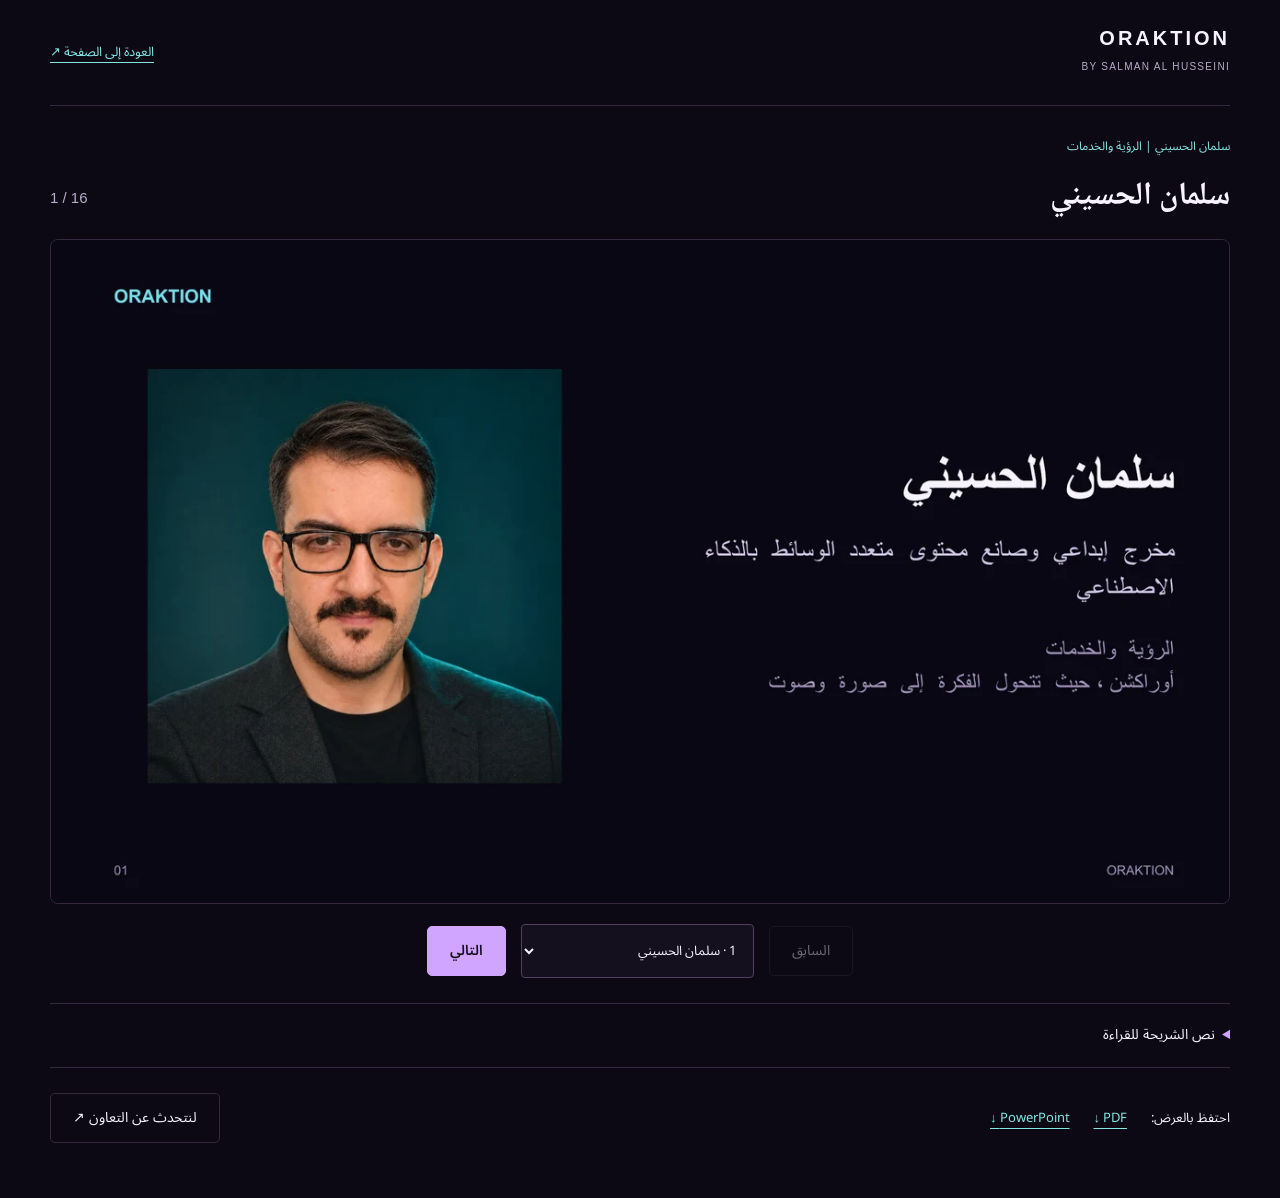
<file: presentation/index.html>
<!doctype html><html lang="ar" dir="rtl"><head><meta charset="utf-8"><meta name="viewport" content="width=device-width,initial-scale=1"><meta name="theme-color" content="#0c0914"><title>سلمان الحسيني × أوراكشن | الرؤية والخدمات</title><link rel="icon" href="../assets/favicon.svg"><link rel="stylesheet" href="../home.css?v=20261109-home-1"><link rel="stylesheet" href="viewer.css?v=20261109-home-1"></head><body><header class="shell viewer-header"><a class="brand" href="../" id="home-link"><span><strong>ORAKTION</strong><small>BY SALMAN AL HUSSEINI</small></span></a><a class="text-link" href="../" id="back">العودة إلى الصفحة ↗</a></header><main class="shell viewer-main"><p class="eyebrow" id="subtitle">سلمان الحسيني | الرؤية والخدمات</p><div class="viewer-heading"><h1 id="slide-title" lang="ar">سلمان الحسيني</h1><span id="counter" aria-live="polite">1 / 16</span></div><figure class="slide-frame"><img id="slide-image" src="slides/slide-01.webp" alt="سلمان الحسيني" width="1280" height="720"></figure><div class="viewer-controls"><button class="button" id="previous" disabled>السابق</button><label class="visually-hidden" for="slide-select" id="select-label">اختر شريحة</label><select id="slide-select" lang="ar"></select><button class="button primary" id="next">التالي</button></div><details class="slide-transcript" id="transcript"><summary id="text-label">نص الشريحة للقراءة</summary><p id="slide-text" lang="ar" dir="rtl"></p></details><div class="viewer-downloads"><span id="download-label">احتفظ بالعرض:</span><a class="text-link" href="ORAKTION_Services_AR.pdf" download>PDF ↓</a><a class="text-link" href="ORAKTION_Services_AR.pptx" download>PowerPoint ↓</a><a class="button" href="../#brief" id="contact">لنتحدث عن التعاون ↗</a></div></main><script src="slides.js?v=20261110-name-1"></script><script src="viewer.js?v=20261110-name-1"></script></body></html>
</file>
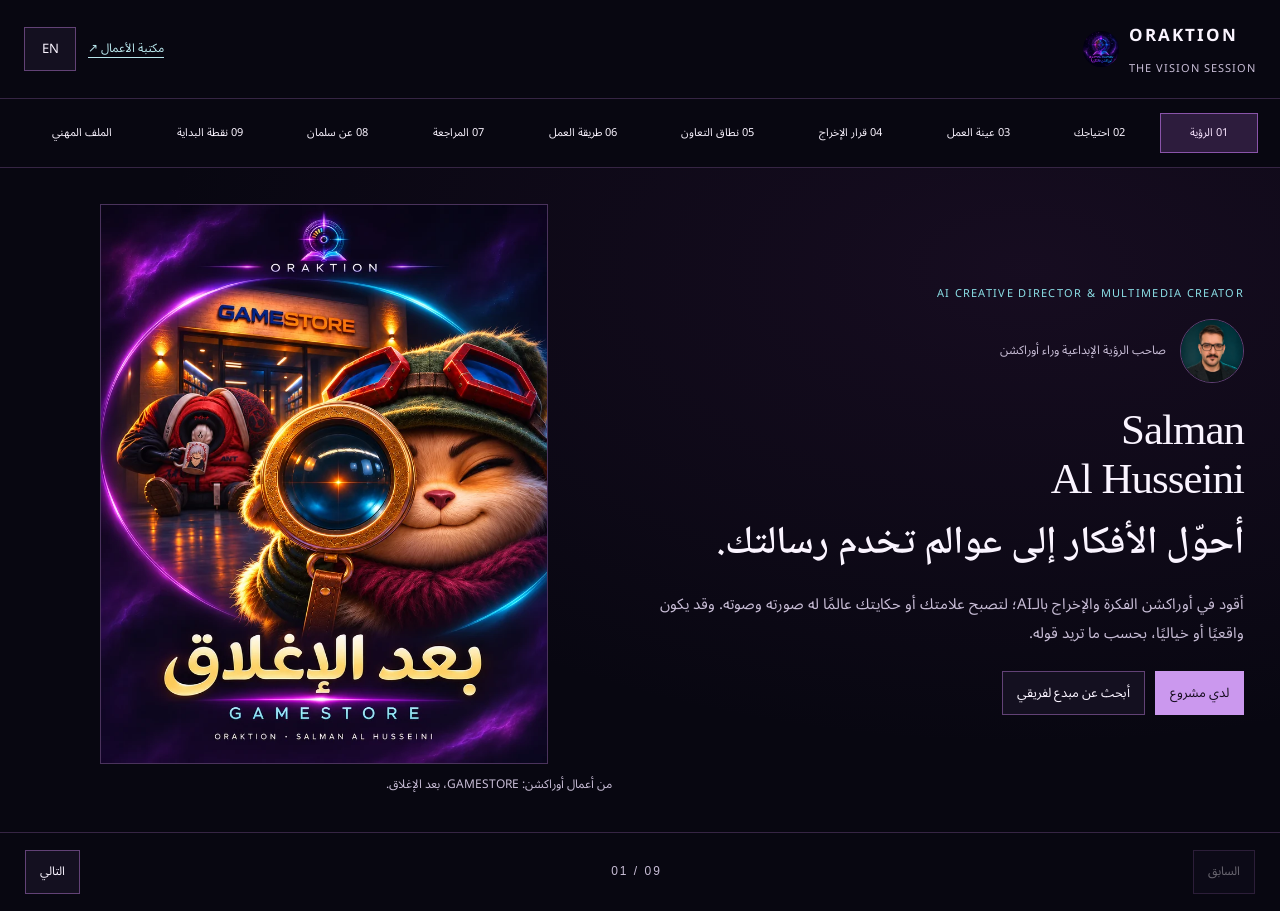
<file: vision/index.html>
<!doctype html>
<html lang="ar" dir="rtl">
<head>
<meta charset="utf-8"><meta name="viewport" content="width=device-width,initial-scale=1"><meta name="theme-color" content="#080711">
<title>جلسة الرؤية | Salman Al Husseini · ORAKTION</title>
<meta name="description" content="جلسة الرؤية مع سلمان الحسيني: اكتشف أعمال أوراكشن والقرار الإبداعي وراءها، واختر نقطة بداية لمشروعك أو لفرصة تعاون مع فريقك.">
<link rel="canonical" href="https://salman-creative-work.github.io/vision/">
<meta property="og:title" content="جلسة الرؤية | Salman Al Husseini · ORAKTION"><meta property="og:description" content="من الفكرة إلى الصورة والصوت. عرض تفاعلي للأعمال ومساهمات سلمان ونطاقات التعاون."><meta property="og:url" content="https://salman-creative-work.github.io/vision/"><meta property="og:type" content="website"><meta property="og:image" content="https://salman-creative-work.github.io/assets/covers-20261110/gamestore.webp">
<link rel="icon" href="../assets/favicon.svg" type="image/svg+xml"><link rel="stylesheet" href="vision.css?v=20261109-approved-covers-2">
<script src="../data.js?v=20261110-name-1" defer></script><script src="../collaborators-data.js?v=20261110-name-1" defer></script><script src="vision.js?v=20261110-name-1" defer></script>
<link rel="stylesheet" href="../approved-covers.css?v=20261110-covers-3"></head>
<body>
<a href="#vision-stage" class="vs-skip" data-vs-skip>تجاوز إلى المحتوى</a>
<div id="salman-vision-session" dir="rtl">
<header class="vs-top"><div class="vs-brand"><img src="../assets/oraktion-official-logo.jpg" alt="ORAKTION" width="36" height="36"><div>ORAKTION<small>THE VISION SESSION</small></div></div><a class="vs-back" href="../#work" data-vs-library>مكتبة الأعمال ↗</a><button type="button" class="vs-lang" data-vs-language aria-label="Switch to English">EN</button></header>
<nav class="vs-chapters" aria-label="مشاهد العرض" data-vs-nav></nav>
<main class="vs-stage" id="vision-stage" data-vs-stage><h1 class="vs-title">جلسة الرؤية</h1><p class="vs-sub">Salman Al Husseini · AI Creative Director &amp; Multimedia Creator</p><p class="vs-credit">أعمال أوراكشن، ومساهماتي في الصورة والصوت، ونقطة البداية المناسبة لمشروعك.</p></main>
<noscript><p class="vs-nojs">العرض التفاعلي يحتاج JavaScript. يمكنك <a href="../#work">استكشاف مكتبة الأعمال</a> أو <a href="../#contact">التواصل مع سلمان</a>.</p></noscript>
<footer class="vs-bottom"><button type="button" data-vs-prev disabled>السابق</button><span class="vs-counter" data-vs-counter aria-live="polite">01 / 09</span><button type="button" data-vs-next>التالي</button></footer>
</div>
</body></html>
</file>
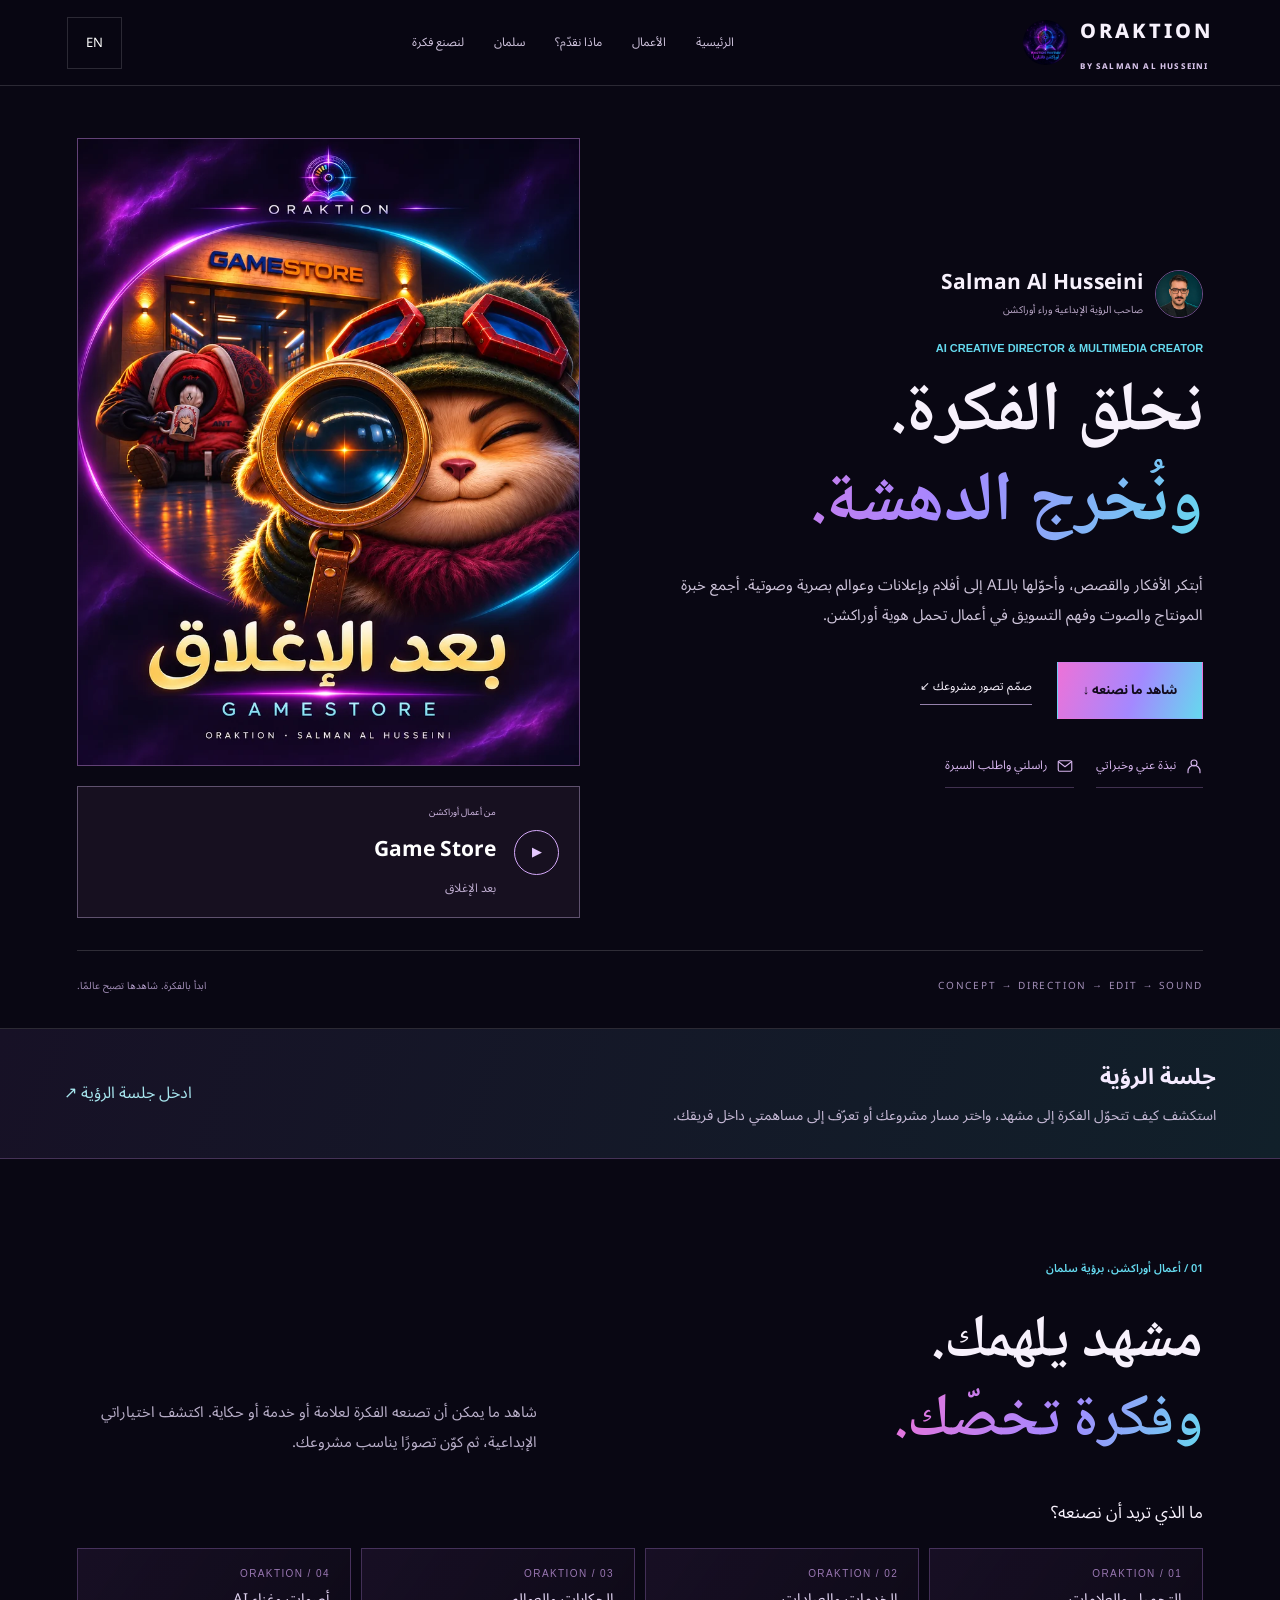
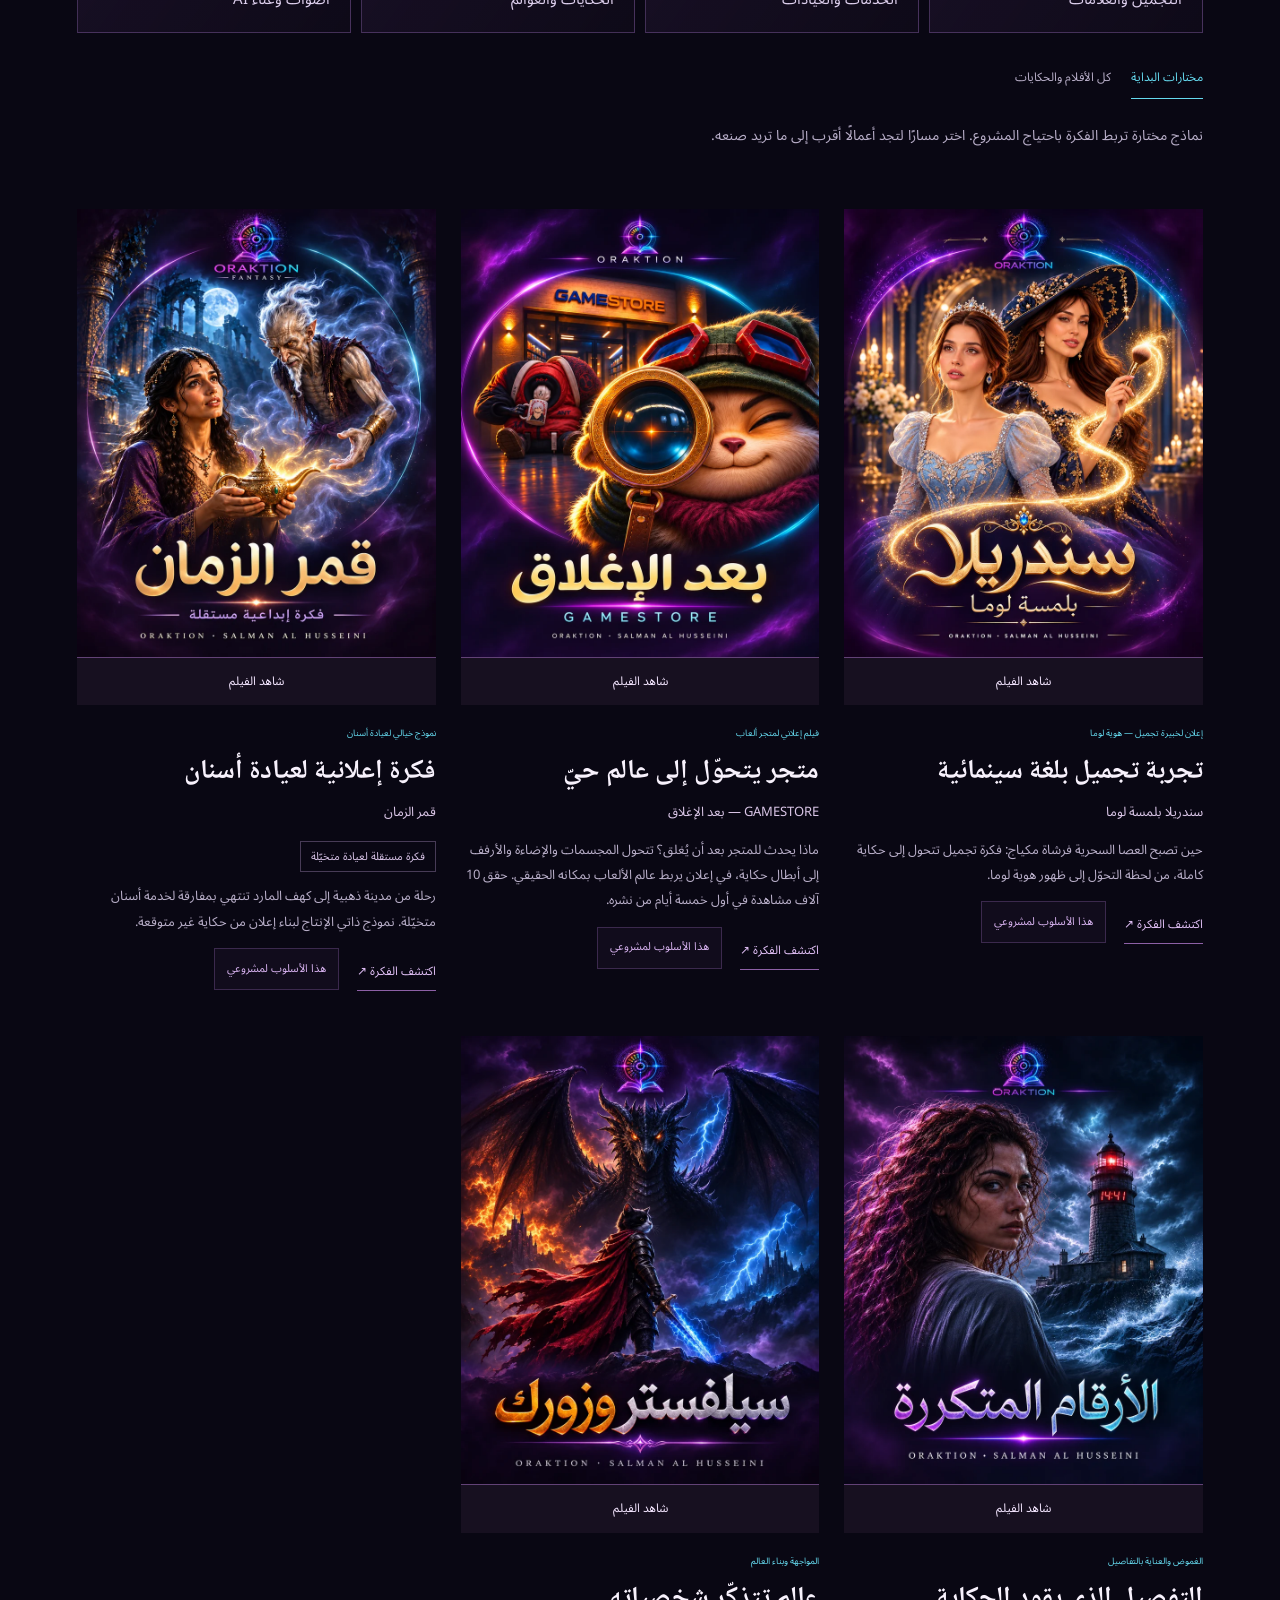
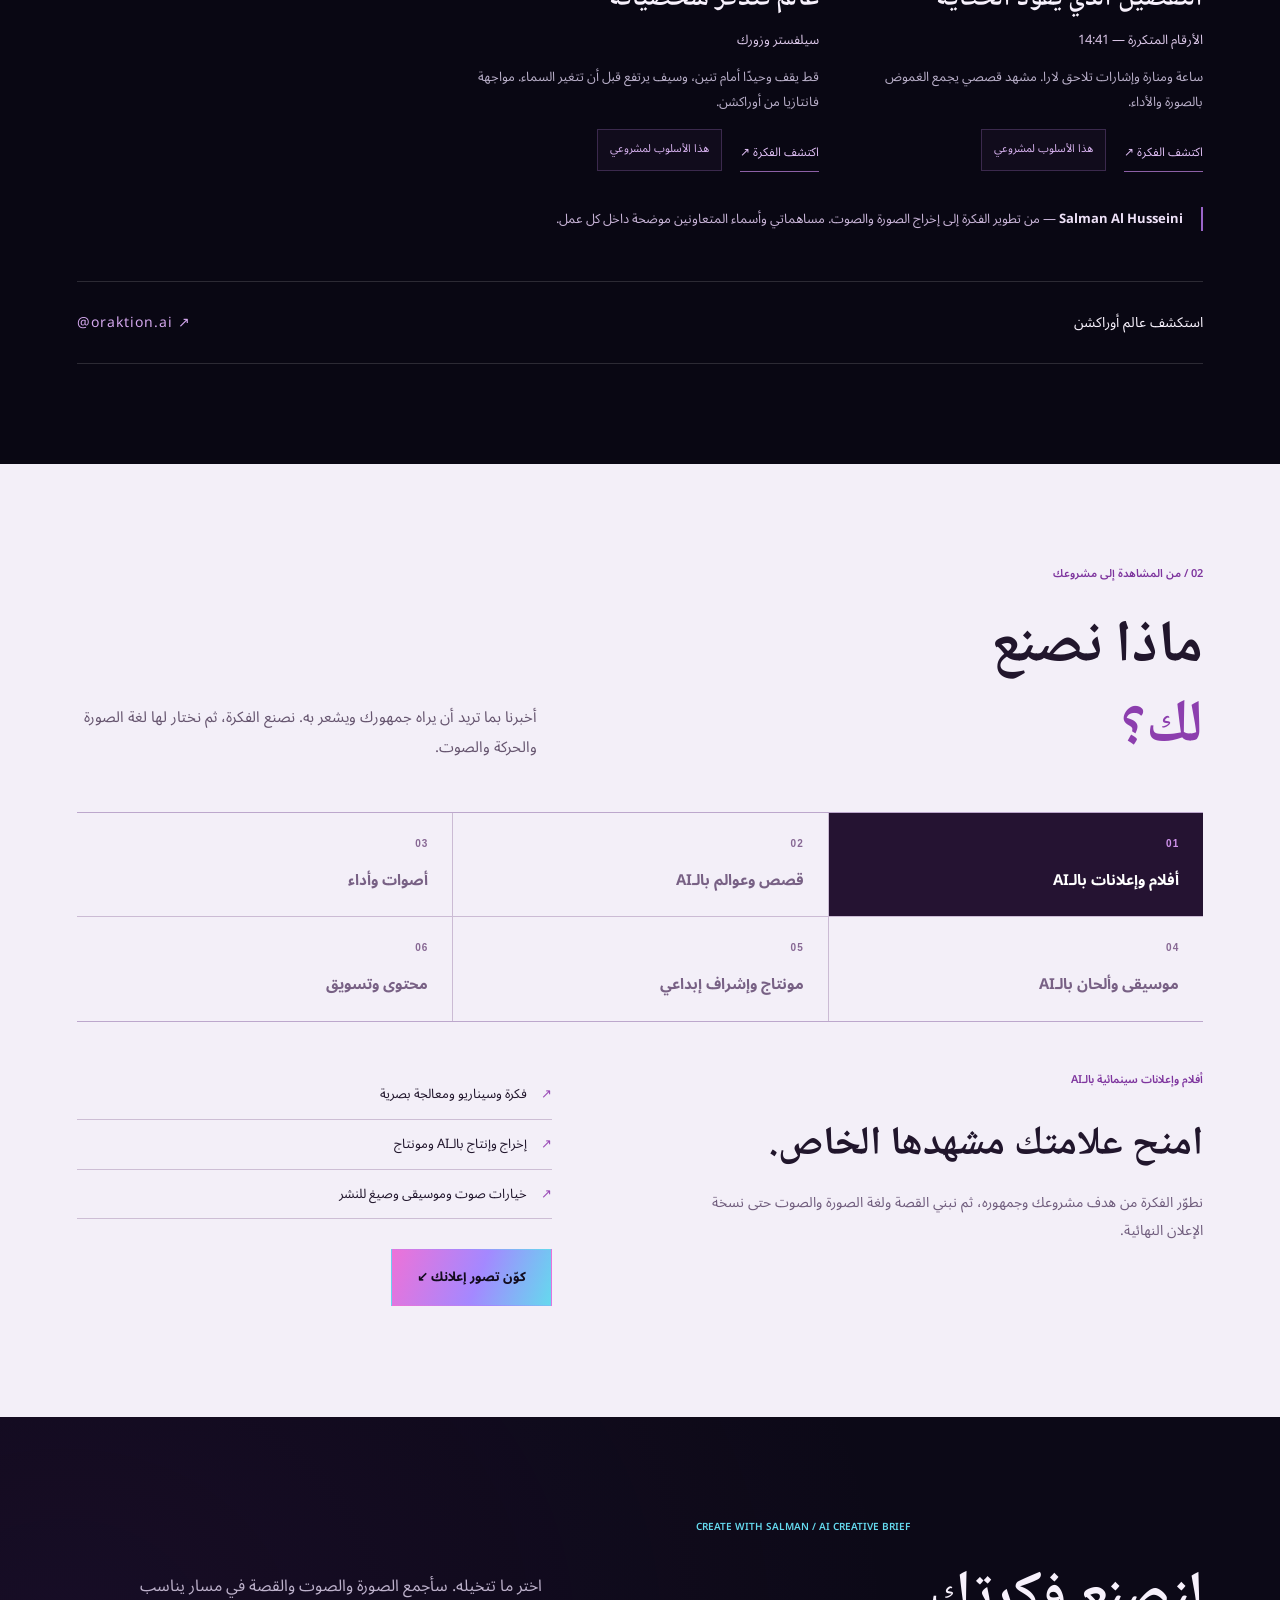
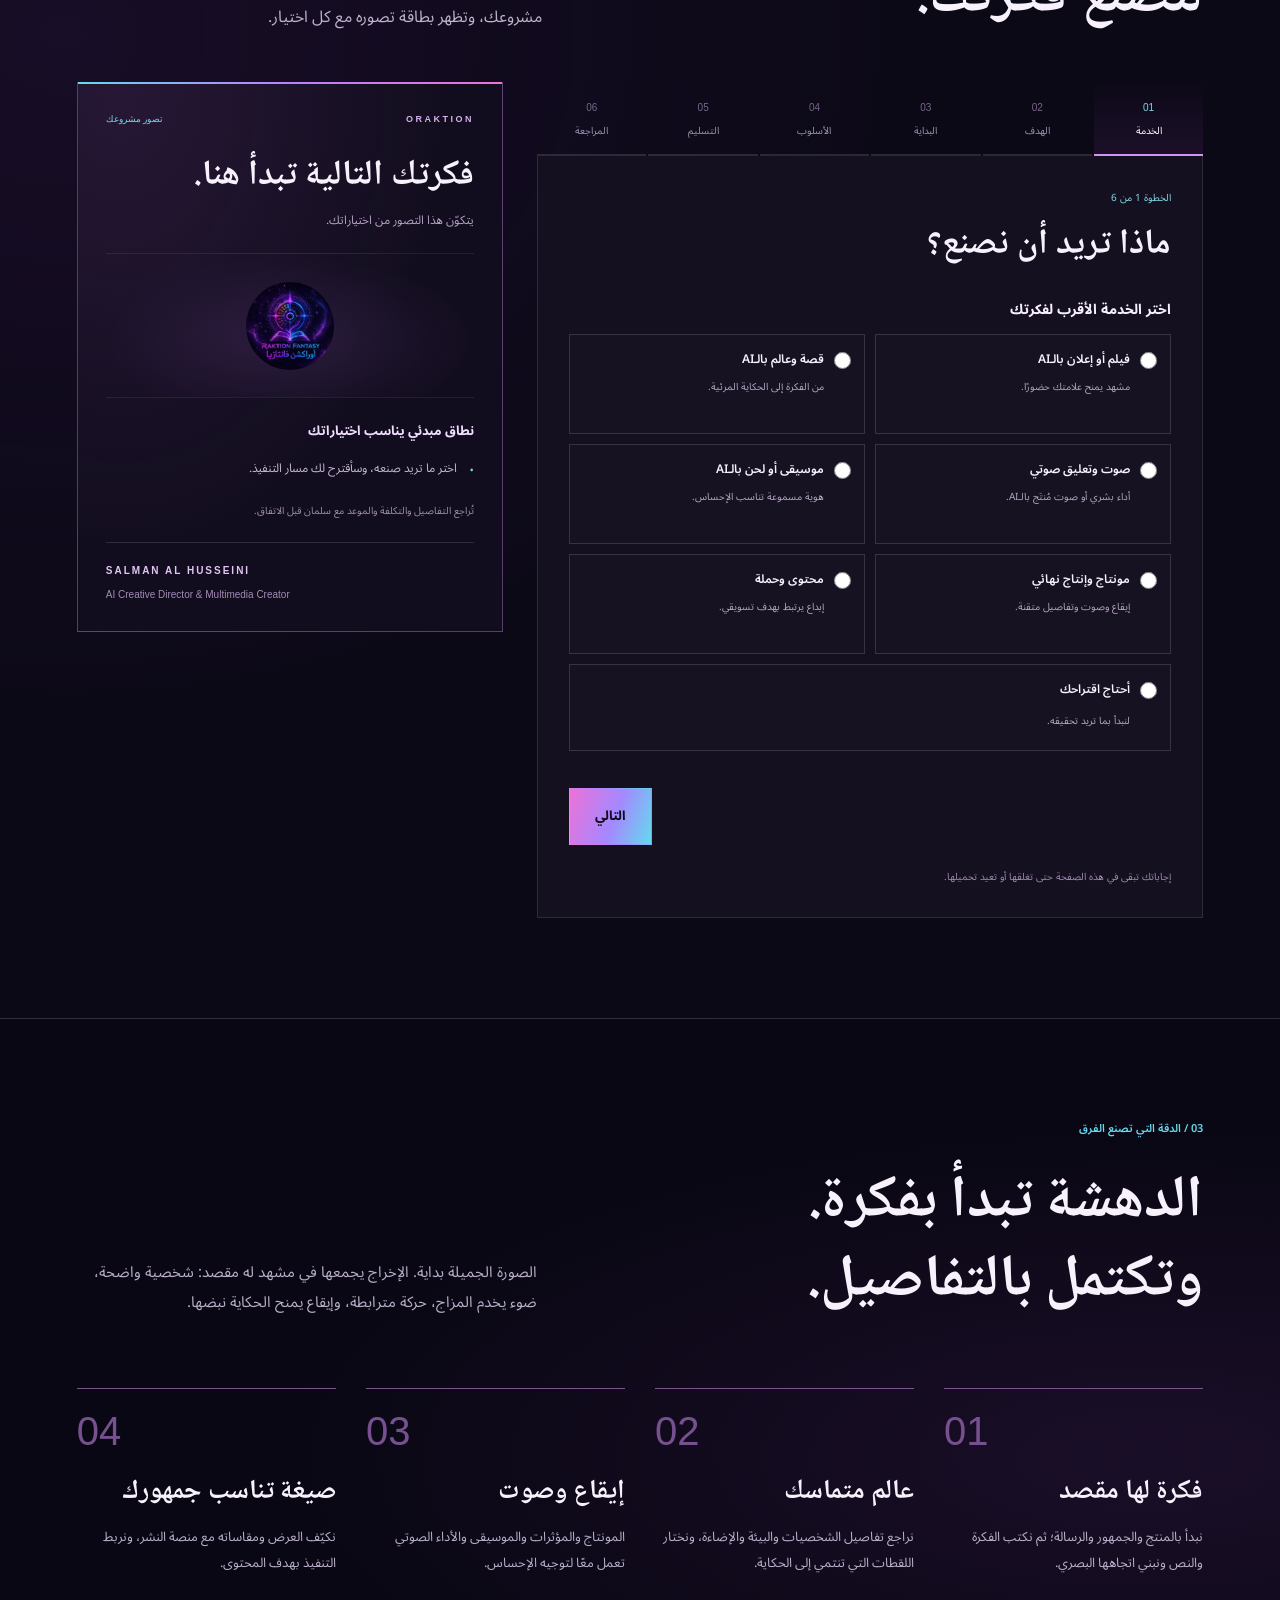
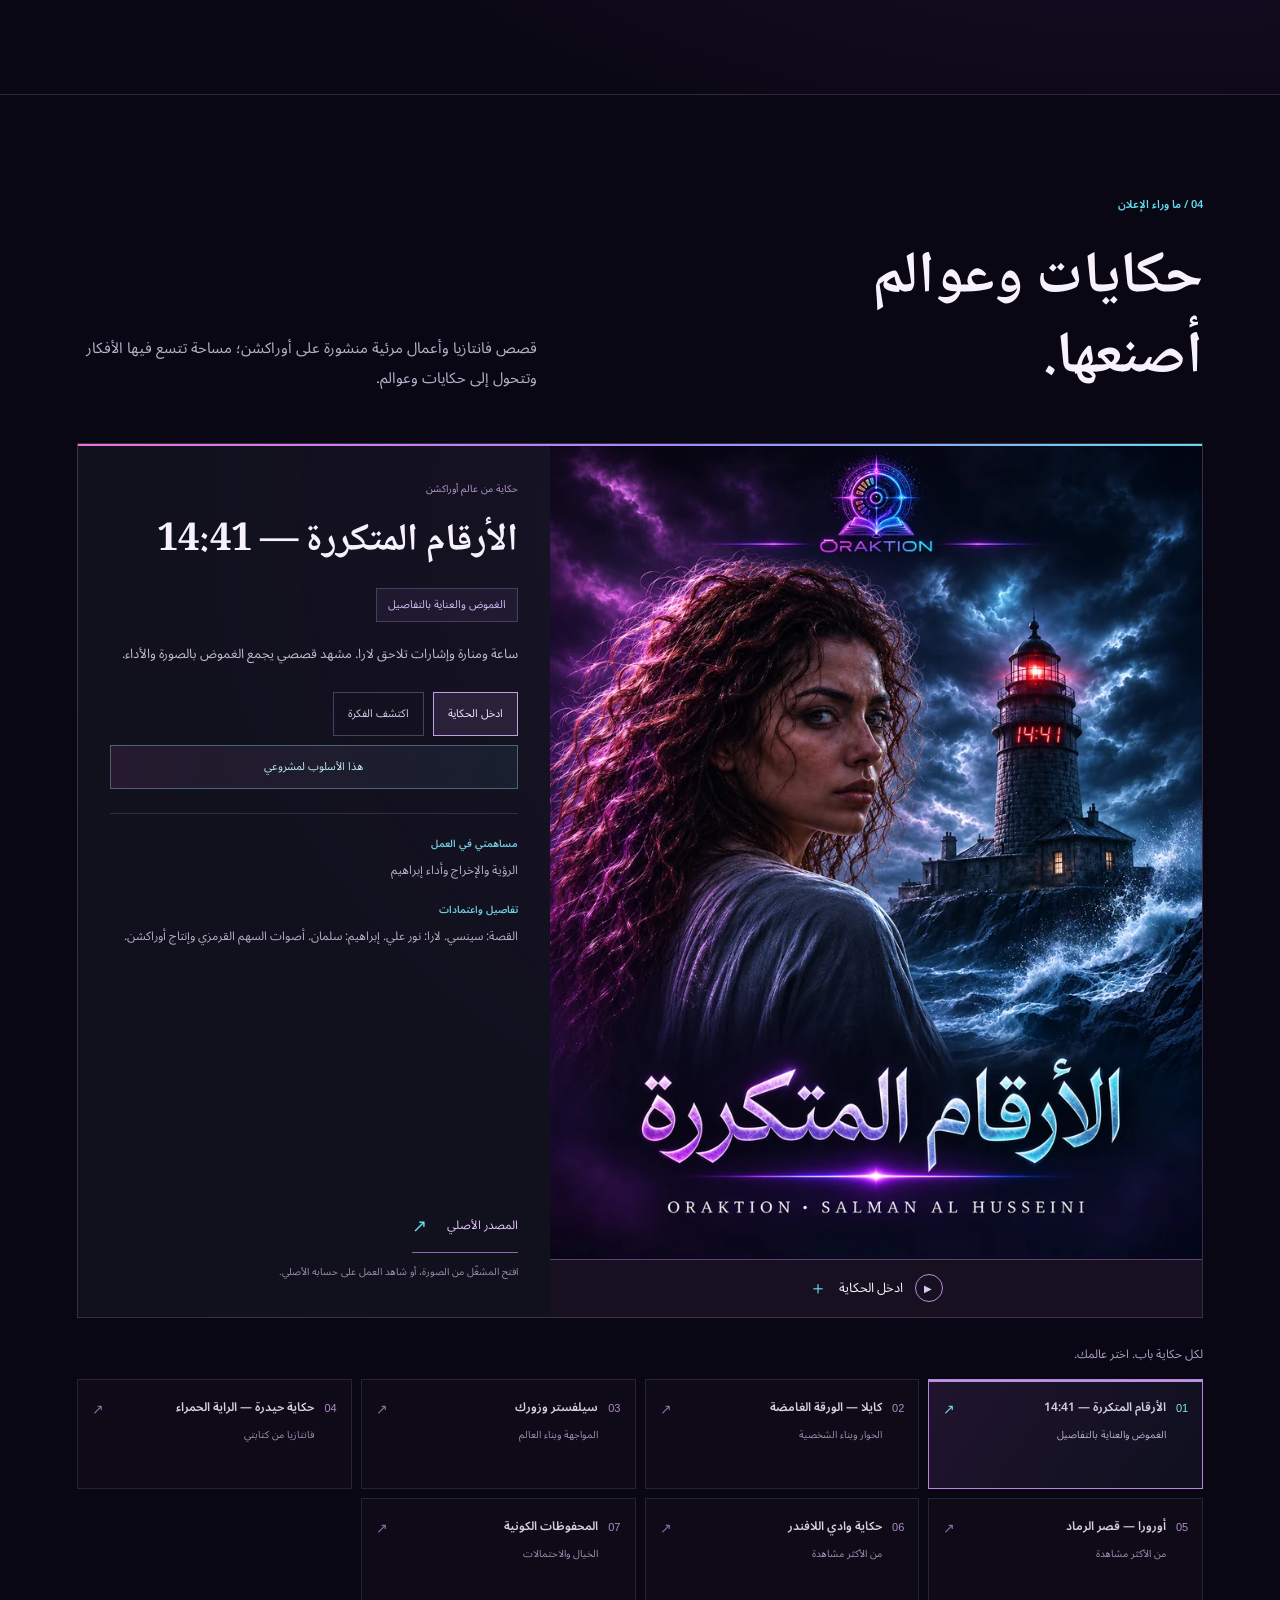
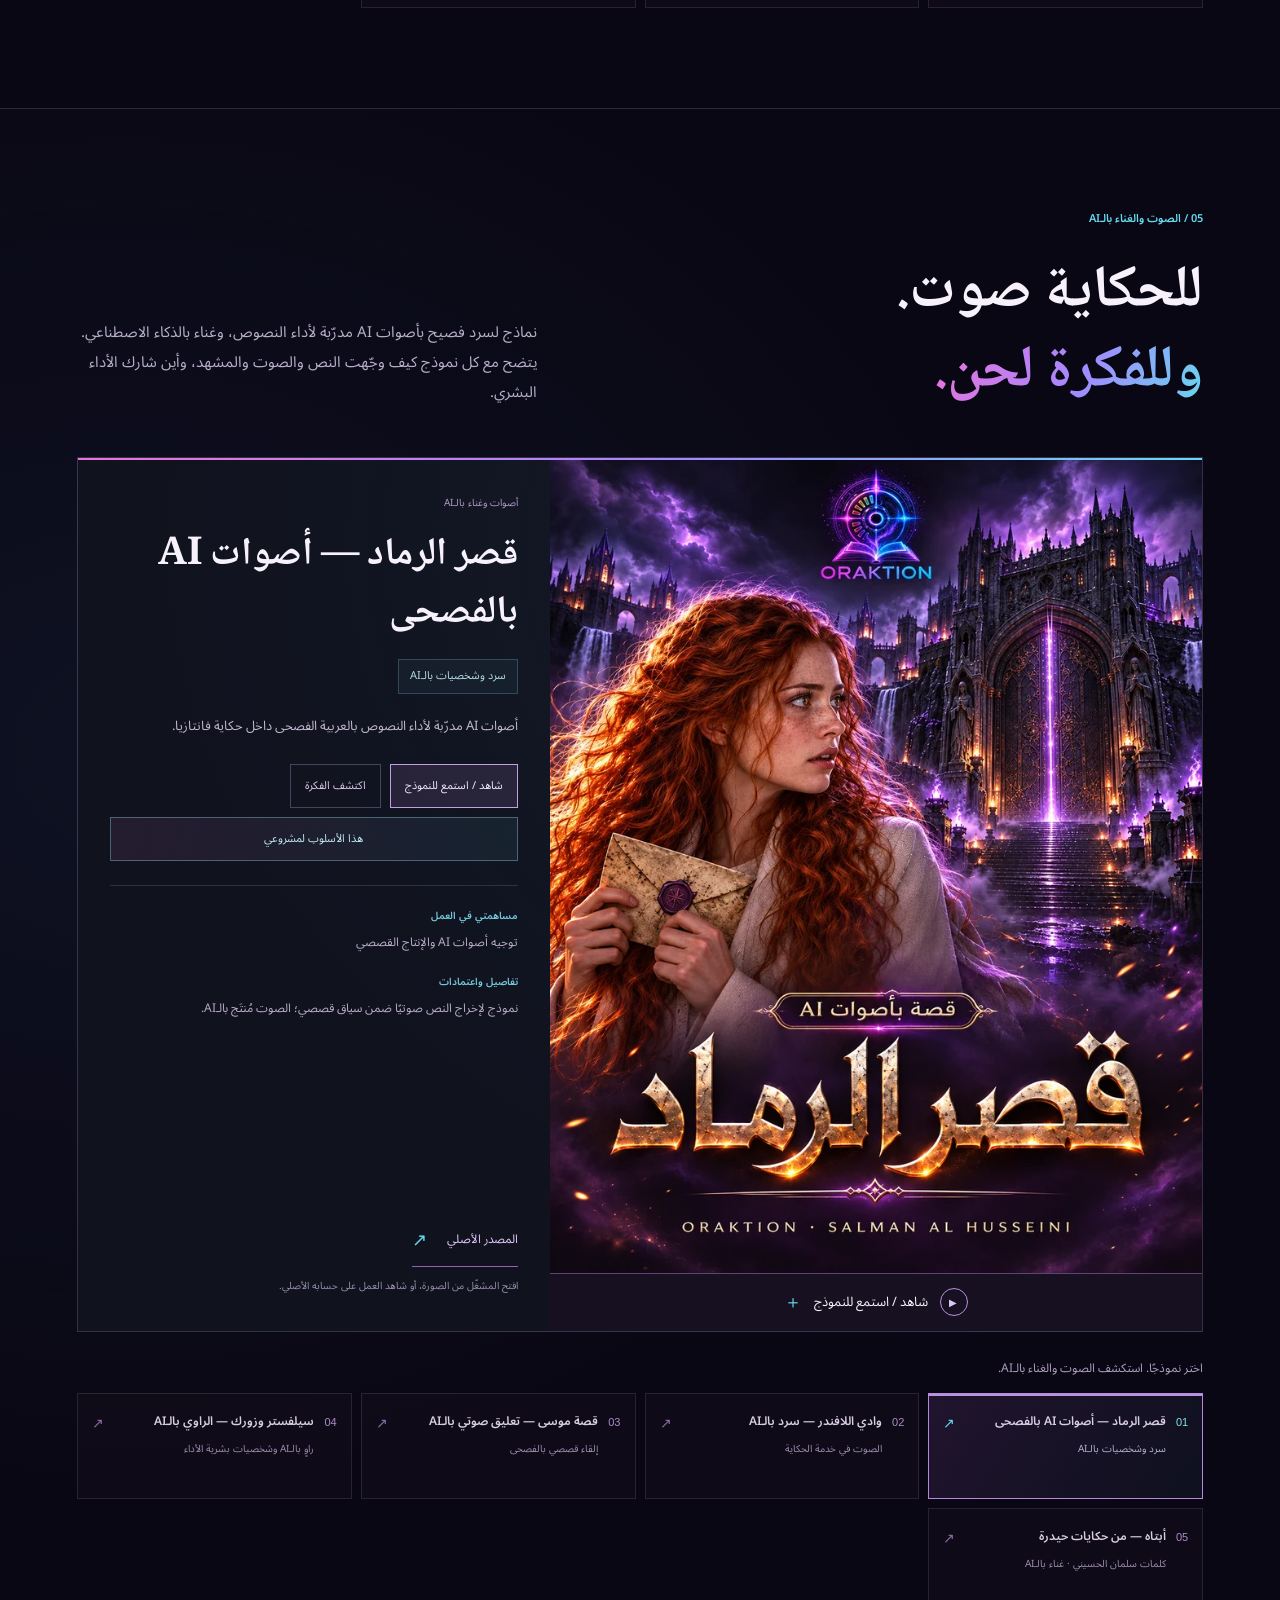
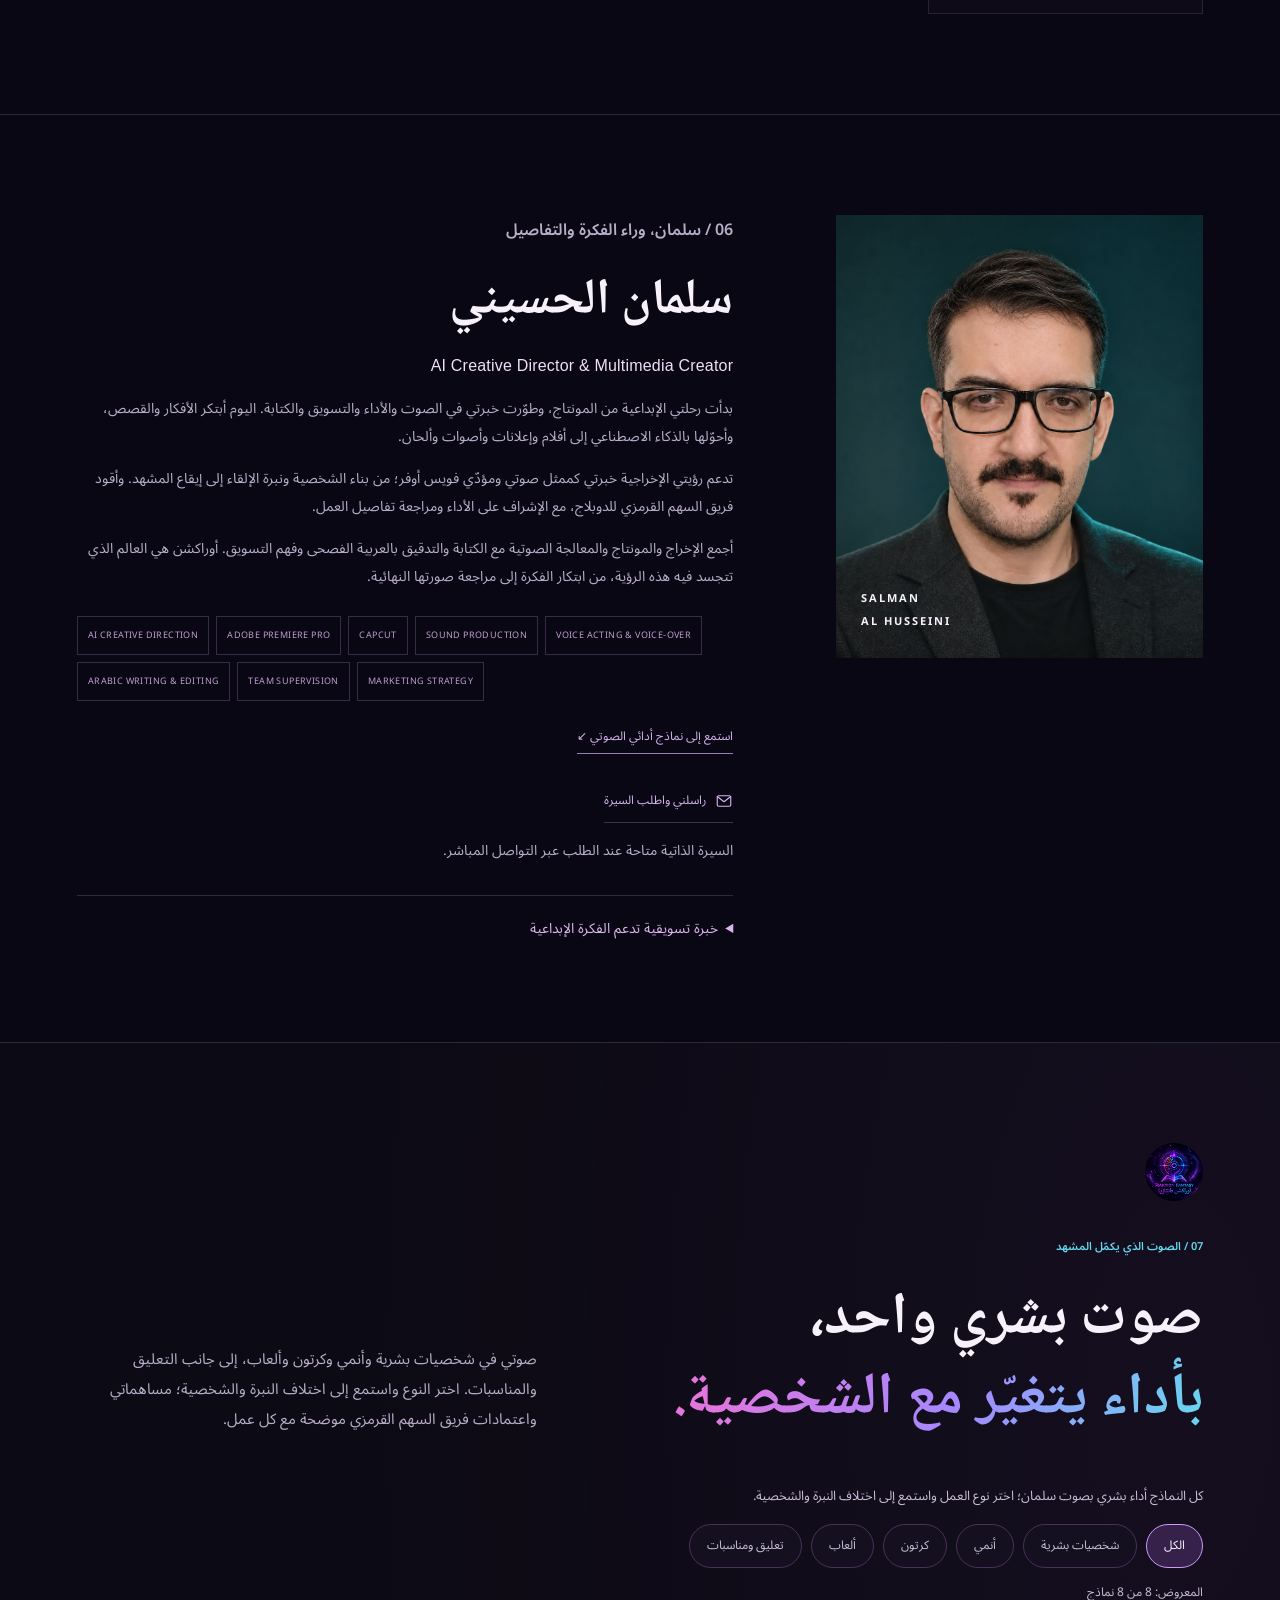
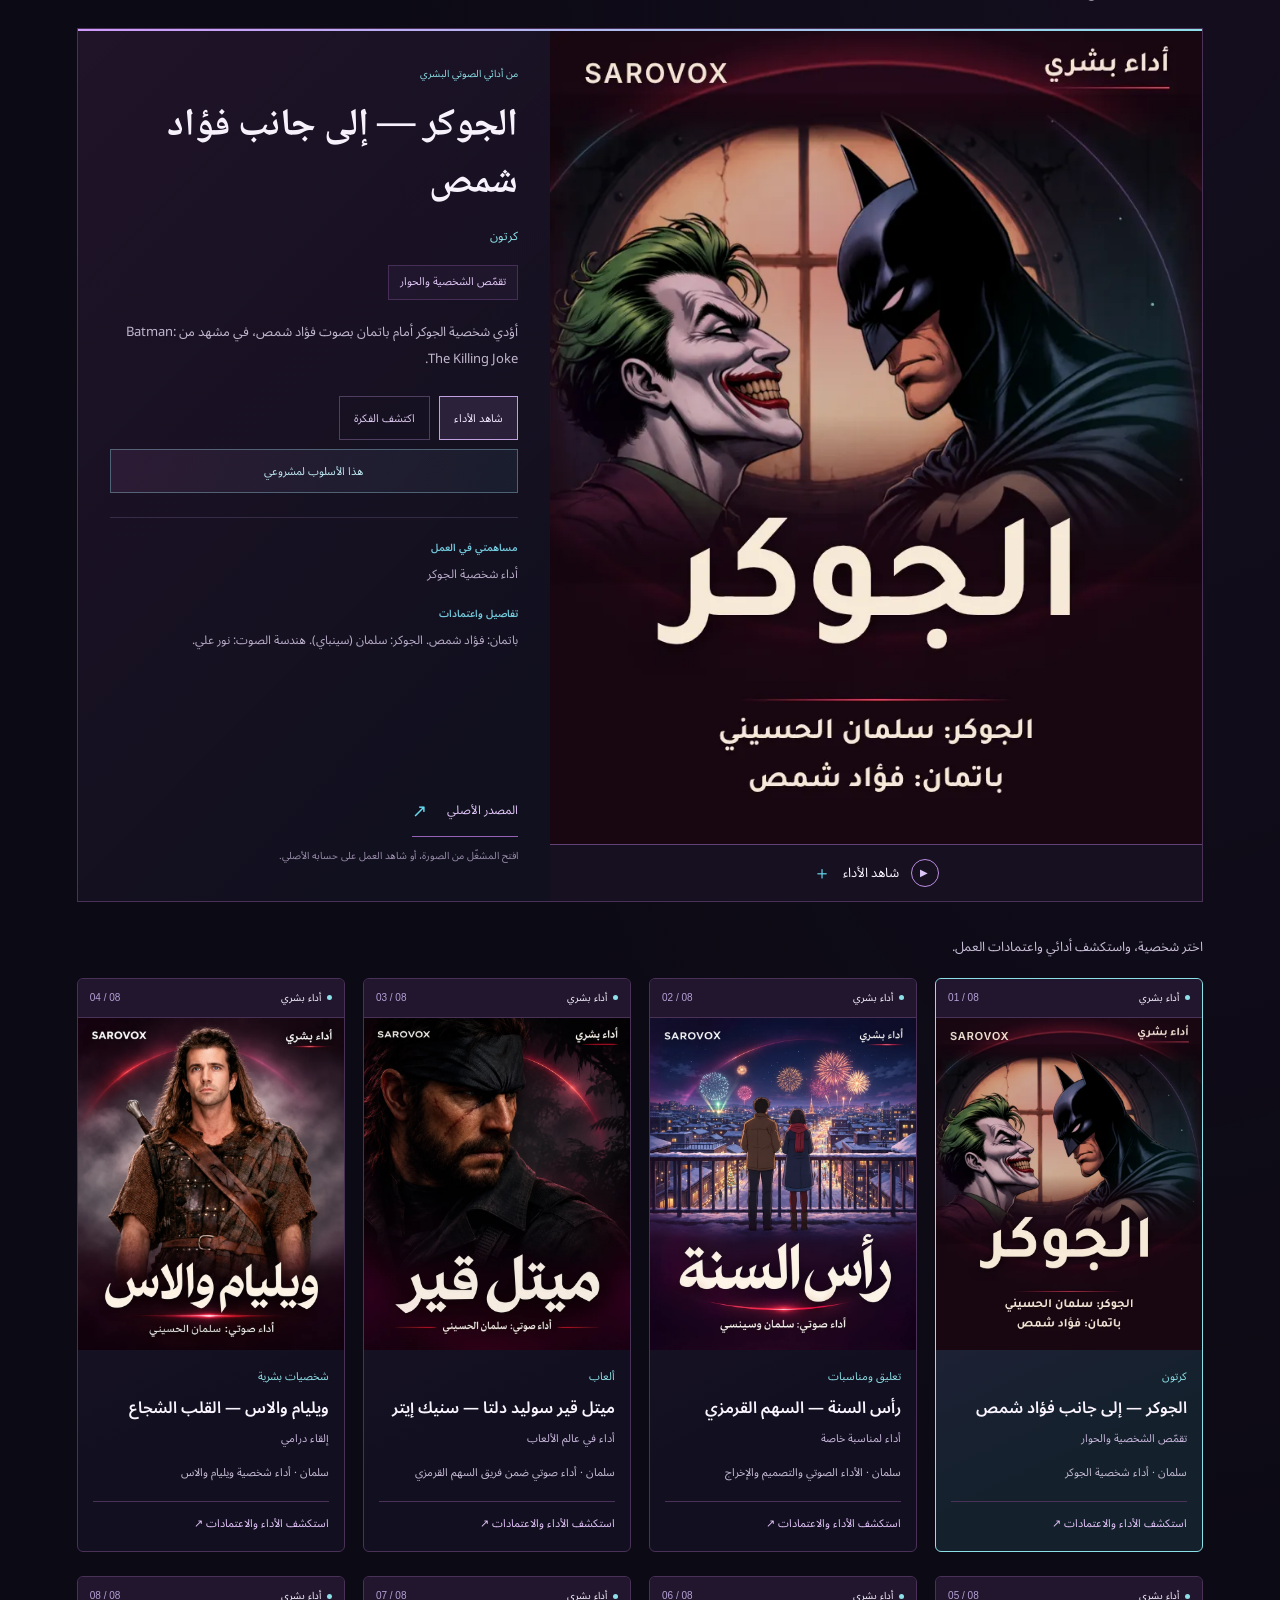
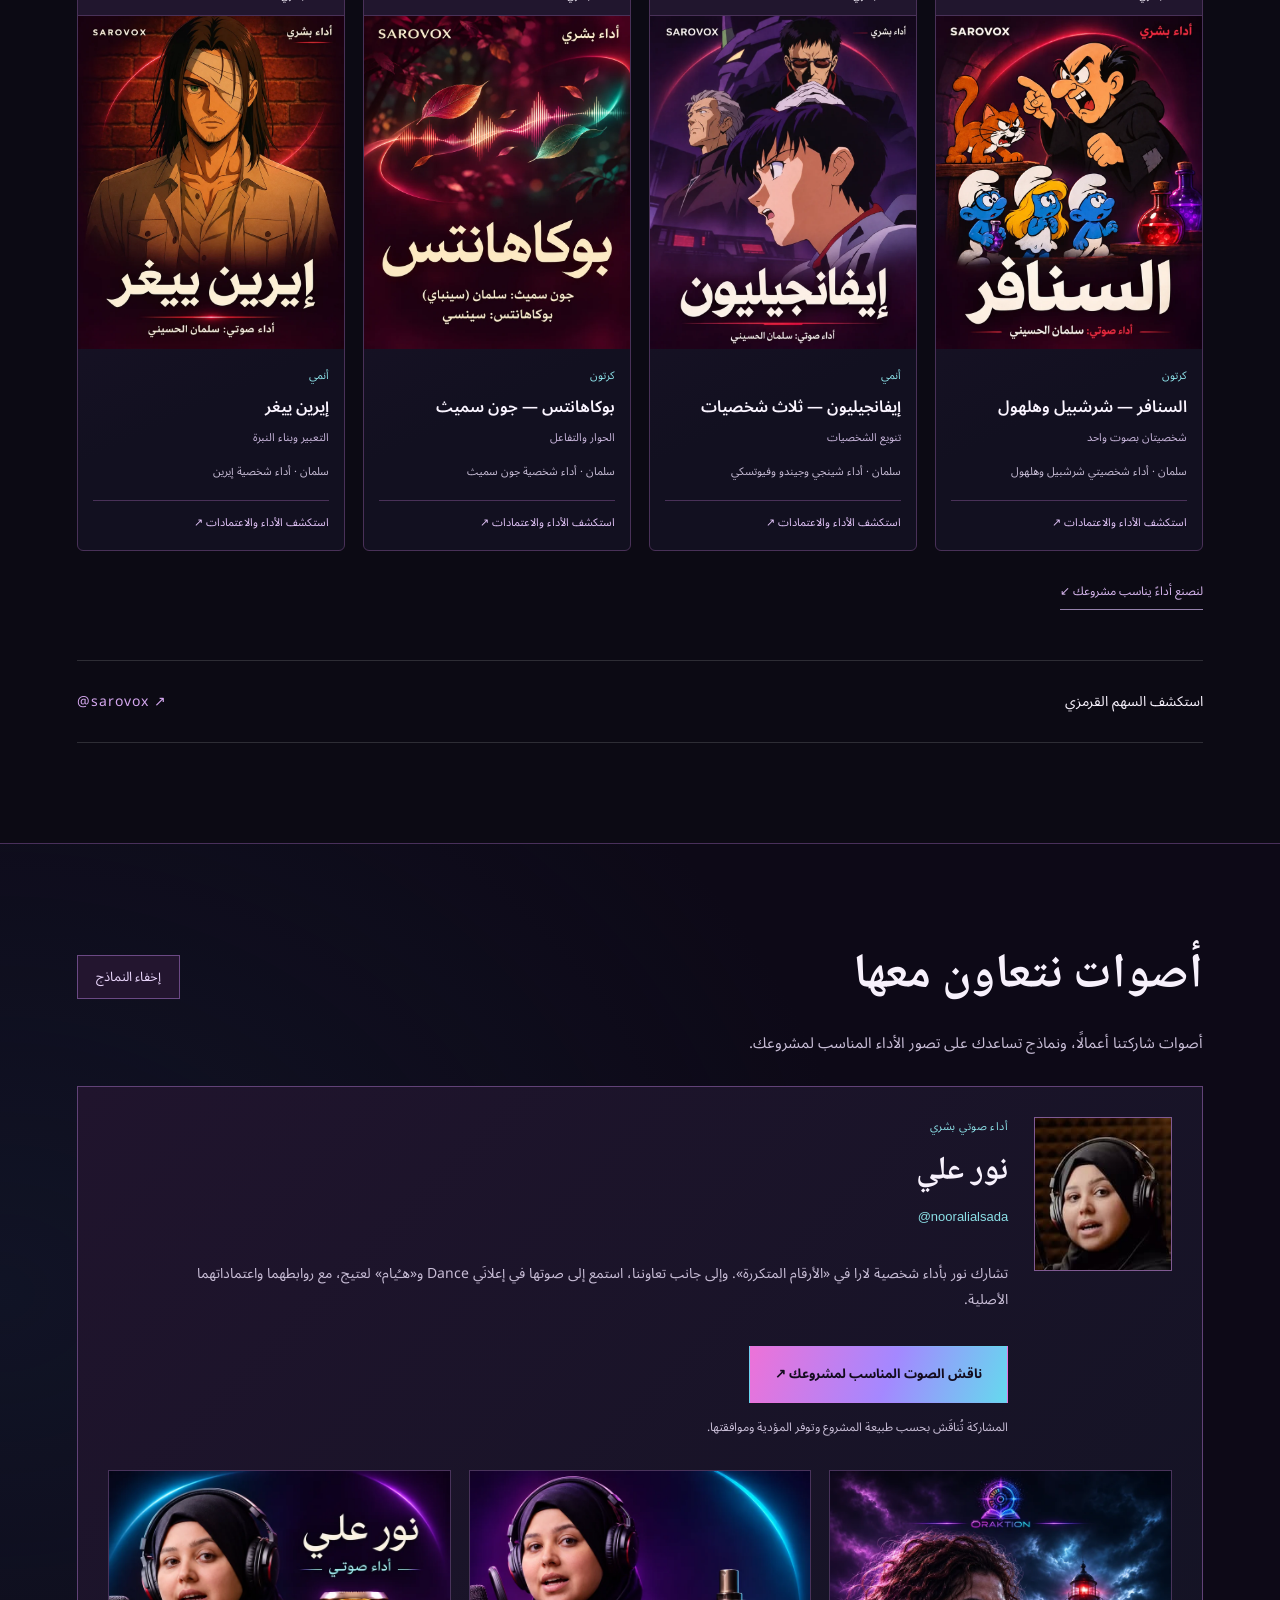
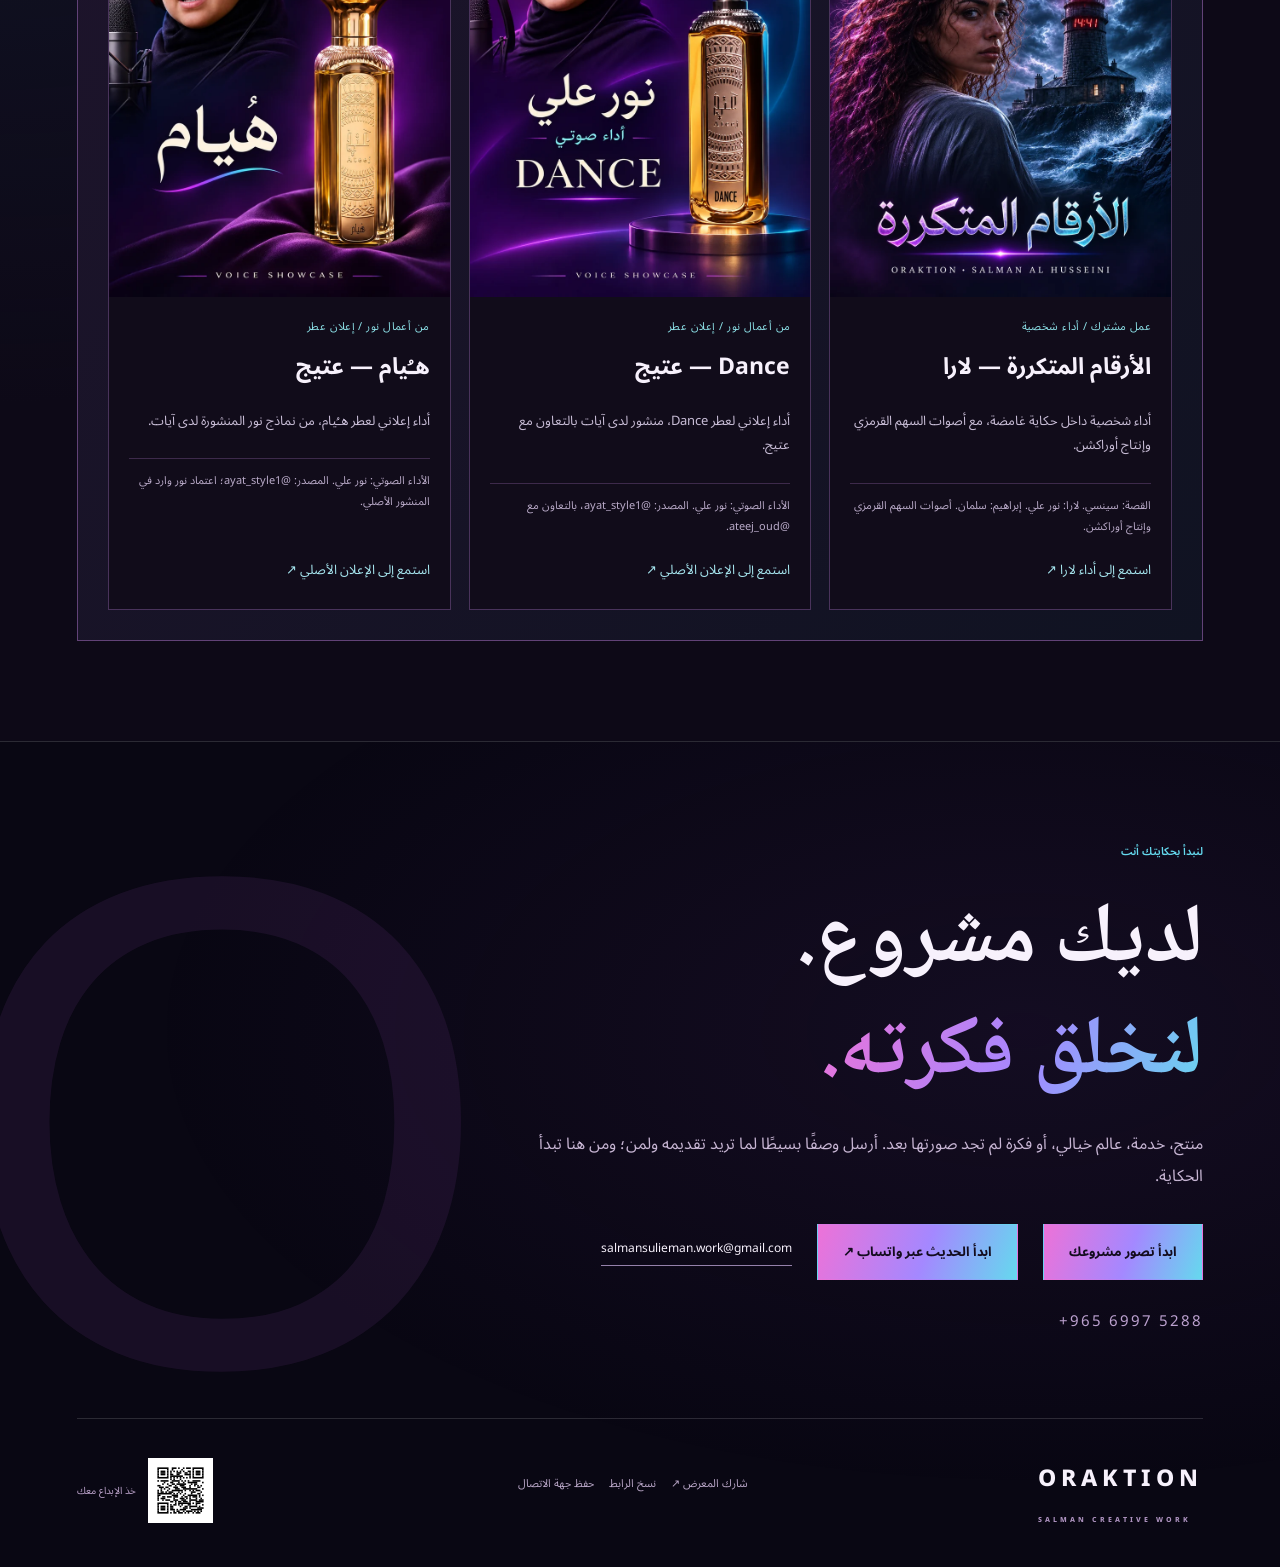
<file: work.html>
<!doctype html><html lang="ar" dir="rtl"><head><meta charset="utf-8"><meta name="viewport" content="width=device-width,initial-scale=1"><meta name="theme-color" content="#090714"><title>Salman Al Husseini | AI Creative Director &amp; Multimedia Creator</title><meta name="description" content="سلمان الحسيني — AI Creative Director &amp; Multimedia Creator. أفكار وقصص وأفلام وإعلانات وصوت وموسيقى بالذكاء الاصطناعي، في عالم أوراكشن."><link rel="icon" href="assets/favicon.svg" type="image/svg+xml"><link rel="stylesheet" href="style.css?v=20261109-approved-covers-2"><link rel="stylesheet" href="arabic-type.css?v=20261109-approved-covers-2"><link rel="stylesheet" href="identity.css?v=20261109-approved-covers-2"><link rel="stylesheet" href="brief.css?v=20261109-approved-covers-2"><link rel="stylesheet" href="curated.css?v=20261109-approved-covers-2"><link rel="stylesheet" href="collections.css?v=20261109-approved-covers-2"><link rel="stylesheet" href="voice-oraktion.css?v=20261109-approved-covers-2"><link rel="stylesheet" href="voice-collaborators.css?v=20261109-approved-covers-2"><meta property="og:title" content="Salman Al Husseini | AI Creative Director &amp; Multimedia Creator"><meta property="og:description" content="نخلق الفكرة. ونُخرج الدهشة. إعلانات سينمائية وعوالم بصرية من أوراكشن."><meta property="og:url" content="https://salman-creative-work.github.io/"><meta property="og:image" content="https://salman-creative-work.github.io/assets/covers-20261110/gamestore.webp"><meta property="og:type" content="website"><link rel="stylesheet" href="approved-covers.css?v=20261110-covers-3"></head><body><a data-ar="تجاوز إلى المحتوى" data-en="Skip to content" class="skip" href="#main">تجاوز إلى المحتوى</a><nav class="nav" aria-label="Main navigation"><a class="brand" href="./"><img src="assets/oraktion-official-logo.jpg" alt="ORAKTION"><span>ORAKTION<small>BY SALMAN AL HUSSEINI</small></span></a><div class="navlinks"><a href="./" data-ar="الرئيسية" data-en="Home">الرئيسية</a><a data-ar="الأعمال" data-en="Selected work" href="#work">الأعمال</a><a data-ar="ماذا نقدّم؟" data-en="What we create" href="#services">ماذا نقدّم؟</a><a data-ar="سلمان" data-en="About Salman" href="#about">سلمان</a><a data-ar="لنصنع فكرة" data-en="Start a project" href="#brief">لنصنع فكرة</a></div><button id="language" aria-label="Switch to English">EN</button></nav><main id="main"><section class="hero"><div class="hero-art"><img id="hero-image" src="assets/covers-20261110/gamestore.webp" alt="Game Store — بعد الإغلاق" fetchpriority="high"><div class="hero-shade"></div></div><div class="hero-copy"><a class="creator-signature" href="#about"><img src="assets/portrait.png" alt="" width="48" height="48"><span><strong dir="ltr">Salman Al Husseini</strong><small data-ar="صاحب الرؤية الإبداعية وراء أوراكشن" data-en="THE CREATIVE BEHIND ORAKTION" >صاحب الرؤية الإبداعية وراء أوراكشن</small></span></a><p class="eyebrow professional-title" dir="ltr">AI Creative Director &amp; Multimedia Creator</p><h1><span data-ar="نخلق الفكرة." data-en="We imagine it." >نخلق الفكرة.</span><em data-ar="ونُخرج الدهشة." data-en="We make it cinematic." >ونُخرج الدهشة.</em></h1><p data-ar="أبتكر الأفكار والقصص، وأحوّلها بالـAI إلى أفلام وإعلانات وعوالم بصرية وصوتية. أجمع خبرة المونتاج والصوت وفهم التسويق في أعمال تحمل هوية أوراكشن." data-en="I develop ideas and stories, bringing them to life with AI through films, advertising and visual and sonic worlds. My work brings together editing, sound and marketing under the ORAKTION identity." class="lead">أبتكر الأفكار والقصص، وأحوّلها بالـAI إلى أفلام وإعلانات وعوالم بصرية وصوتية. أجمع خبرة المونتاج والصوت وفهم التسويق في أعمال تحمل هوية أوراكشن.</p><div class="actions"><a data-ar="شاهد ما نصنعه ↓" data-en="Explore the work ↓" class="button primary" href="#work">شاهد ما نصنعه ↓</a><a data-ar="صمّم تصور مشروعك ↙" data-en="Shape your project ↘" class="text-link" href="#brief">صمّم تصور مشروعك ↙</a></div><div class="profile-links"><a class="profile-link" href="#about"><svg viewBox="0 0 24 24" aria-hidden="true" focusable="false"><circle cx="12" cy="8" r="4"/><path d="M4 21v-2a8 8 0 0 1 16 0v2"/></svg><span data-ar="نبذة عني وخبراتي" data-en="About me &amp; my experience">نبذة عني وخبراتي</span></a><a class="profile-link cv-request" href="https://wa.me/96569975288?text=%D9%85%D8%B1%D8%AD%D8%A8%D9%8B%D8%A7%20%D8%B3%D9%84%D9%85%D8%A7%D9%86%D8%8C%20%D8%A3%D8%B1%D8%BA%D8%A8%20%D9%81%D9%8A%20%D8%B7%D9%84%D8%A8%20%D8%B3%D9%8A%D8%B1%D8%AA%D9%83%20%D8%A7%D9%84%D8%B0%D8%A7%D8%AA%D9%8A%D8%A9.%0A%D8%A7%D9%84%D8%AC%D9%87%D8%A9%20%D9%88%D8%A7%D9%84%D8%BA%D8%B1%D8%B6%20%D9%85%D9%86%20%D8%A7%D9%84%D8%B7%D9%84%D8%A8%3A%20%0A%D8%A7%D9%84%D9%84%D8%BA%D8%A9%20%D8%A7%D9%84%D9%85%D9%81%D8%B6%D9%84%D8%A9%3A%20" target="_blank" rel="noopener"><svg viewBox="0 0 24 24" aria-hidden="true" focusable="false"><rect x="3" y="5" width="18" height="14" rx="2"/><path d="m3 6 9 7 9-7"/></svg><span data-ar="راسلني واطلب السيرة" data-en="Contact me to request my CV">راسلني واطلب السيرة</span></a></div></div><button class="hero-film" data-open-work="gamestore"><span class="play">▶</span><span><small data-ar="من أعمال أوراكشن" data-en="FROM ORAKTION" >من أعمال أوراكشن</small><b>Game Store</b><span data-ar="بعد الإغلاق" data-en="After Hours" >بعد الإغلاق</span></span></button><div class="hero-bottom"><span>CONCEPT → DIRECTION → EDIT → SOUND</span><span data-ar="ابدأ بالفكرة. شاهدها تصبح عالمًا." data-en="Start with an idea. Watch it become a world." >ابدأ بالفكرة. شاهدها تصبح عالمًا.</span></div></section><section class="vision-entry" aria-label="جلسة الرؤية / The Vision Session"><p><strong data-ar="جلسة الرؤية" data-en="The Vision Session">جلسة الرؤية</strong><span data-ar="استكشف كيف تتحوّل الفكرة إلى مشهد، واختر مسار مشروعك أو تعرّف إلى مساهمتي داخل فريقك." data-en="Explore how an idea becomes a scene. Follow a path for your project, or discover what I can bring to your team.">استكشف كيف تتحوّل الفكرة إلى مشهد، واختر مسار مشروعك أو تعرّف إلى مساهمتي داخل فريقك.</span></p><a href="vision/" data-vision-link><span data-ar="ادخل جلسة الرؤية ↗" data-en="Enter the Vision Session ↗">ادخل جلسة الرؤية ↗</span></a></section><section id="work" class="section work-section"><div class="section-heading collection-heading"><div><p class="eyebrow" data-ar="01 / أعمال أوراكشن، برؤية سلمان" data-en="01 / ORAKTION WORK, SALMAN’S VISION">01 / أعمال أوراكشن، برؤية سلمان</p><h2  data-ar="مشهد يلهمك.&lt;br&gt;&lt;em&gt;وفكرة تخصّك.&lt;/em&gt;" data-en="A scene to inspire.&lt;br&gt;&lt;em&gt;An idea for you.&lt;/em&gt;">مشهد يلهمك.<br><em>وفكرة تخصّك.</em></h2></div><p  data-ar="شاهد ما يمكن أن تصنعه الفكرة لعلامة أو خدمة أو حكاية. اكتشف اختياراتي الإبداعية، ثم كوّن تصورًا يناسب مشروعك." data-en="Discover what an idea can do for a brand, a service or a story. Explore my creative choices, then shape a direction for your own project.">شاهد ما يمكن أن تصنعه الفكرة لعلامة أو خدمة أو حكاية. اكتشف اختياراتي الإبداعية، ثم كوّن تصورًا يناسب مشروعك.</p></div><p class="collection-label" data-ar="ما الذي تريد أن نصنعه؟" data-en="What would you like to create?">ما الذي تريد أن نصنعه؟</p><div class="collection-paths" role="group" aria-label="Project paths"><button type="button" data-filter="beauty" aria-pressed="false"><small>01 / ORAKTION</small><span  data-ar="التجميل والعلامات" data-en="Beauty &amp; brands">التجميل والعلامات</span></button><button type="button" data-filter="services" aria-pressed="false"><small>02 / ORAKTION</small><span  data-ar="الخدمات والعيادات" data-en="Services &amp; clinics">الخدمات والعيادات</span></button><button type="button" data-filter="worlds" aria-pressed="false"><small>03 / ORAKTION</small><span  data-ar="الحكايات والعوالم" data-en="Stories &amp; worlds">الحكايات والعوالم</span></button><button type="button" data-filter="audio" aria-pressed="false"><small>04 / ORAKTION</small><span  data-ar="أصوات وغناء AI" data-en="AI voices &amp; singing">أصوات وغناء AI</span></button></div><div class="collection-toolbar" role="group" aria-label="Work collection"><button type="button" data-filter="selected" aria-pressed="true" class="active" data-ar="مختارات البداية" data-en="Selected highlights">مختارات البداية</button><button type="button" data-filter="all" aria-pressed="false" data-ar="كل الأفلام والحكايات" data-en="All films &amp; stories">كل الأفلام والحكايات</button></div><p id="collection-note" role="status"></p><div id="cinema-grid" class="cinema-grid"></div><p class="collection-credit" data-ar="&lt;strong&gt;Salman Al Husseini&lt;/strong&gt; — من تطوير الفكرة إلى إخراج الصورة والصوت. مساهماتي وأسماء المتعاونين موضحة داخل كل عمل." data-en="&lt;strong&gt;Salman Al Husseini&lt;/strong&gt; — from concept development to picture and sound direction. My contributions and collaborators are credited with each work."><strong>Salman Al Husseini</strong> — من تطوير الفكرة إلى إخراج الصورة والصوت. مساهماتي وأسماء المتعاونين موضحة داخل كل عمل.</p><a class="account-link" href="https://www.instagram.com/oraktion.ai/" target="_blank" rel="noopener"><span  data-ar="استكشف عالم أوراكشن" data-en="Explore the ORAKTION world">استكشف عالم أوراكشن</span><span>@oraktion.ai ↗</span></a></section><section id="services" class="section services-section"><div class="section-heading"><div><p data-ar="02 / من المشاهدة إلى مشروعك" data-en="02 / FROM INSPIRATION TO YOUR PROJECT" class="eyebrow">02 / من المشاهدة إلى مشروعك</p><h2 data-ar="ماذا نصنع&lt;br&gt;&lt;em&gt;لك؟&lt;/em&gt;" data-en="What can we&lt;br&gt;&lt;em&gt;create for you?&lt;/em&gt;" >ماذا نصنع<br><em>لك؟</em></h2></div><p data-ar="أخبرنا بما تريد أن يراه جمهورك ويشعر به. نصنع الفكرة، ثم نختار لها لغة الصورة والحركة والصوت." data-en="Tell us what you want your audience to see and feel. We develop the idea, then find its visual language, motion and sound." >أخبرنا بما تريد أن يراه جمهورك ويشعر به. نصنع الفكرة، ثم نختار لها لغة الصورة والحركة والصوت.</p></div><div class="service-selector" role="tablist" aria-label="Choose a creative service"><button id="service-tab-0" role="tab" aria-selected="true" aria-controls="service-panel" data-service="0" tabindex="0"><span>01</span><span data-ar="أفلام وإعلانات بالـAI" data-en="AI Films &amp; Advertising" >أفلام وإعلانات بالـAI</span></button><button id="service-tab-1" role="tab" aria-selected="false" aria-controls="service-panel" data-service="1" tabindex="-1"><span>02</span><span data-ar="قصص وعوالم بالـAI" data-en="AI Stories &amp; Worlds" >قصص وعوالم بالـAI</span></button><button id="service-tab-2" role="tab" aria-selected="false" aria-controls="service-panel" data-service="2" tabindex="-1"><span>03</span><span data-ar="أصوات وأداء" data-en="Voice &amp; Performance" >أصوات وأداء</span></button><button id="service-tab-3" role="tab" aria-selected="false" aria-controls="service-panel" data-service="3" tabindex="-1"><span>04</span><span data-ar="موسيقى وألحان بالـAI" data-en="AI Music &amp; Melodies" >موسيقى وألحان بالـAI</span></button><button id="service-tab-4" role="tab" aria-selected="false" aria-controls="service-panel" data-service="4" tabindex="-1"><span>05</span><span data-ar="مونتاج وإشراف إبداعي" data-en="Editing &amp; Creative Supervision" >مونتاج وإشراف إبداعي</span></button><button id="service-tab-5" role="tab" aria-selected="false" aria-controls="service-panel" data-service="5" tabindex="-1"><span>06</span><span data-ar="محتوى وتسويق" data-en="Content &amp; Marketing" >محتوى وتسويق</span></button></div><div id="service-panel" class="service-panel" role="tabpanel" aria-labelledby="service-tab-0"><div><p id="service-kicker" class="eyebrow"></p><h3 id="service-title"></h3><p id="service-copy"></p></div><div><ul id="service-list"></ul><a id="service-cta" class="button primary" href="#brief" data-start-brief="film"></a></div></div></section><section id="brief" class="section brief-section" aria-label="Creative project brief"><div id="creative-brief"></div></section><section class="section craft-section"><div class="section-heading"><div><p data-ar="03 / الدقة التي تصنع الفرق" data-en="03 / THE CRAFT BEHIND THE FRAME" class="eyebrow">03 / الدقة التي تصنع الفرق</p><h2 data-ar="الدهشة تبدأ بفكرة.&lt;br&gt;وتكتمل بالتفاصيل." data-en="The idea starts it.&lt;br&gt;The details make it." >الدهشة تبدأ بفكرة.<br>وتكتمل بالتفاصيل.</h2></div><p data-ar="الصورة الجميلة بداية. الإخراج يجمعها في مشهد له مقصد: شخصية واضحة، ضوء يخدم المزاج، حركة مترابطة، وإيقاع يمنح الحكاية نبضها." data-en="A beautiful image is a beginning. Direction turns images into a purposeful scene: a clear character, considered light, coherent motion and an edit that gives the story its pulse." >الصورة الجميلة بداية. الإخراج يجمعها في مشهد له مقصد: شخصية واضحة، ضوء يخدم المزاج، حركة مترابطة، وإيقاع يمنح الحكاية نبضها.</p></div><div class="craft-grid"><article><span>01</span><h3 data-ar="فكرة لها مقصد" data-en="An idea with intent" >فكرة لها مقصد</h3><p data-ar="نبدأ بالمنتج والجمهور والرسالة؛ ثم نكتب الفكرة والنص ونبني اتجاهها البصري." data-en="We begin with the product, audience and message, then develop the concept, script and visual direction." >نبدأ بالمنتج والجمهور والرسالة؛ ثم نكتب الفكرة والنص ونبني اتجاهها البصري.</p></article><article><span>02</span><h3 data-ar="عالم متماسك" data-en="A coherent world" >عالم متماسك</h3><p data-ar="نراجع تفاصيل الشخصيات والبيئة والإضاءة، ونختار اللقطات التي تنتمي إلى الحكاية." data-en="We review characters, environments and lighting, choosing the shots that belong to the story." >نراجع تفاصيل الشخصيات والبيئة والإضاءة، ونختار اللقطات التي تنتمي إلى الحكاية.</p></article><article><span>03</span><h3 data-ar="إيقاع وصوت" data-en="Pacing and sound" >إيقاع وصوت</h3><p data-ar="المونتاج والمؤثرات والموسيقى والأداء الصوتي تعمل معًا لتوجيه الإحساس." data-en="Editing, effects, music and voice work together to shape the experience." >المونتاج والمؤثرات والموسيقى والأداء الصوتي تعمل معًا لتوجيه الإحساس.</p></article><article><span>04</span><h3 data-ar="صيغة تناسب جمهورك" data-en="Made for your audience" >صيغة تناسب جمهورك</h3><p data-ar="نكيّف العرض ومقاساته مع منصة النشر، ونربط التنفيذ بهدف المحتوى." data-en="We adapt the format to its publishing platform and connect the execution to the content’s purpose." >نكيّف العرض ومقاساته مع منصة النشر، ونربط التنفيذ بهدف المحتوى.</p></article></div></section><section id="stories" class="section stories-section"><div class="section-heading"><div><p data-ar="04 / ما وراء الإعلان" data-en="04 / BEYOND THE AD" class="eyebrow">04 / ما وراء الإعلان</p><h2 data-ar="حكايات وعوالم&lt;br&gt;أصنعها." data-en="Stories and worlds&lt;br&gt;I bring to life." >حكايات وعوالم<br>أصنعها.</h2></div><p data-ar="قصص فانتازيا وأعمال مرئية منشورة على أوراكشن؛ مساحة تتسع فيها الأفكار وتتحول إلى حكايات وعوالم." data-en="Fantasy stories and visual work on ORAKTION: a space for ideas to grow into stories and worlds." >قصص فانتازيا وأعمال مرئية منشورة على أوراكشن؛ مساحة تتسع فيها الأفكار وتتحول إلى حكايات وعوالم.</p></div><div id="story-grid" class="story-grid"></div></section><section id="ai-audio" class="section ai-audio-section"><div class="section-heading"><div><p class="eyebrow" data-ar="05 / الصوت والغناء بالـAI" data-en="05 / AI VOICE &amp; SINGING">05 / الصوت والغناء بالـAI</p><h2  data-ar="للحكاية صوت.&lt;br&gt;&lt;em&gt;وللفكرة لحن.&lt;/em&gt;" data-en="A voice for the story.&lt;br&gt;&lt;em&gt;A melody for the idea.&lt;/em&gt;">للحكاية صوت.<br><em>وللفكرة لحن.</em></h2></div><p  data-ar="نماذج لسرد فصيح بأصوات AI مدرّبة لأداء النصوص، وغناء بالذكاء الاصطناعي. يتضح مع كل نموذج كيف وجّهت النص والصوت والمشهد، وأين شارك الأداء البشري." data-en="Examples of fluent Modern Standard Arabic narration with AI voices trained for text delivery, and AI singing. Each example explains my direction and distinguishes any human performances.">نماذج لسرد فصيح بأصوات AI مدرّبة لأداء النصوص، وغناء بالذكاء الاصطناعي. يتضح مع كل نموذج كيف وجّهت النص والصوت والمشهد، وأين شارك الأداء البشري.</p></div><div id="ai-audio-grid"></div></section><section id="about" class="section about-section"><div class="about-portrait"><img src="assets/portrait.png" alt="سلمان الحسيني / Salman Al Husseini" loading="lazy"><span>SALMAN<br>AL HUSSEINI</span></div><div class="about-copy"><p data-ar="06 / سلمان، وراء الفكرة والتفاصيل" data-en="06 / SALMAN, BEHIND THE IDEA AND THE DETAILS" class="eyebrow">06 / سلمان، وراء الفكرة والتفاصيل</p><h2 data-ar="سلمان الحسيني" data-en="Salman Al Husseini" >سلمان الحسيني</h2><p class="about-lead professional-title" dir="ltr">AI Creative Director &amp; Multimedia Creator</p><p data-ar="بدأت رحلتي الإبداعية من المونتاج، وطوّرت خبرتي في الصوت والأداء والتسويق والكتابة. اليوم أبتكر الأفكار والقصص، وأحوّلها بالذكاء الاصطناعي إلى أفلام وإعلانات وأصوات وألحان." data-en="I began my creative journey in video editing and developed my practice across sound, performance, marketing and writing. Today, I create ideas and stories, using AI to bring them to life as films, advertising, voices and music." >بدأت رحلتي الإبداعية من المونتاج، وطوّرت خبرتي في الصوت والأداء والتسويق والكتابة. اليوم أبتكر الأفكار والقصص، وأحوّلها بالذكاء الاصطناعي إلى أفلام وإعلانات وأصوات وألحان.</p><p data-ar="تدعم رؤيتي الإخراجية خبرتي كممثل صوتي ومؤدّي فويس أوفر؛ من بناء الشخصية ونبرة الإلقاء إلى إيقاع المشهد. وأقود فريق السهم القرمزي للدوبلاج، مع الإشراف على الأداء ومراجعة تفاصيل العمل." data-en="My experience as a voice actor and voice-over artist informs my creative direction, from character and delivery to the rhythm of a scene. I also lead Scarlet Arrow Dubbing (SAROVOX), supervising performances and reviewing the details of the work." >تدعم رؤيتي الإخراجية خبرتي كممثل صوتي ومؤدّي فويس أوفر؛ من بناء الشخصية ونبرة الإلقاء إلى إيقاع المشهد. وأقود فريق السهم القرمزي للدوبلاج، مع الإشراف على الأداء ومراجعة تفاصيل العمل.</p><p data-ar="أجمع الإخراج والمونتاج والمعالجة الصوتية مع الكتابة والتدقيق بالعربية الفصحى وفهم التسويق. أوراكشن هي العالم الذي تتجسد فيه هذه الرؤية، من ابتكار الفكرة إلى مراجعة صورتها النهائية." data-en="I bring together direction, editing and audio production with Modern Standard Arabic writing, language editing and marketing insight. ORAKTION is where this vision takes shape, from the first idea to the final review." >أجمع الإخراج والمونتاج والمعالجة الصوتية مع الكتابة والتدقيق بالعربية الفصحى وفهم التسويق. أوراكشن هي العالم الذي تتجسد فيه هذه الرؤية، من ابتكار الفكرة إلى مراجعة صورتها النهائية.</p><div class="skill-tags"><span>AI CREATIVE DIRECTION</span><span>ADOBE PREMIERE PRO</span><span>CAPCUT</span><span>SOUND PRODUCTION</span><span>VOICE ACTING &amp; VOICE-OVER</span><span>ARABIC WRITING &amp; EDITING</span><span>TEAM SUPERVISION</span><span>MARKETING STRATEGY</span></div><a data-ar="استمع إلى نماذج أدائي الصوتي ↙" data-en="Explore my voice performances ↘" href="#voice" class="text-link voice-proof-link">استمع إلى نماذج أدائي الصوتي ↙</a><div class="profile-links"><a class="profile-link cv-request" href="https://wa.me/96569975288?text=%D9%85%D8%B1%D8%AD%D8%A8%D9%8B%D8%A7%20%D8%B3%D9%84%D9%85%D8%A7%D9%86%D8%8C%20%D8%A3%D8%B1%D8%BA%D8%A8%20%D9%81%D9%8A%20%D8%B7%D9%84%D8%A8%20%D8%B3%D9%8A%D8%B1%D8%AA%D9%83%20%D8%A7%D9%84%D8%B0%D8%A7%D8%AA%D9%8A%D8%A9.%0A%D8%A7%D9%84%D8%AC%D9%87%D8%A9%20%D9%88%D8%A7%D9%84%D8%BA%D8%B1%D8%B6%20%D9%85%D9%86%20%D8%A7%D9%84%D8%B7%D9%84%D8%A8%3A%20%0A%D8%A7%D9%84%D9%84%D8%BA%D8%A9%20%D8%A7%D9%84%D9%85%D9%81%D8%B6%D9%84%D8%A9%3A%20" target="_blank" rel="noopener"><svg viewBox="0 0 24 24" aria-hidden="true" focusable="false"><rect x="3" y="5" width="18" height="14" rx="2"/><path d="m3 6 9 7 9-7"/></svg><span data-ar="راسلني واطلب السيرة" data-en="Contact me to request my CV">راسلني واطلب السيرة</span></a></div><p class="cv-availability" data-ar="السيرة الذاتية متاحة عند الطلب عبر التواصل المباشر." data-en="My CV is available on request through direct contact.">السيرة الذاتية متاحة عند الطلب عبر التواصل المباشر.</p><details class="experience"><summary><span data-ar="خبرة تسويقية تدعم الفكرة الإبداعية" data-en="Marketing experience behind the creative work" >خبرة تسويقية تدعم الفكرة الإبداعية</span></summary><p data-ar="منذ 2024: صانع محتوى ومخرج إبداعي مستقل عبر أوراكشن لجهات متعددة؛ إعلانات سينمائية بالذكاء الاصطناعي بأفكار مبتكرة، وحلقات الكرتون والأنمي، وكتابة المحتوى وإدارة الحسابات، مع تعليق صوتي ودوبلاج مدفوع. تطبيق مناسباتي (سنة ونصف): تسويق وتسجيل أكثر من 55 شركة. تطبيق Tender Square (سنتان): حملة لمدة شهر سُجّلت خلالها 200 شركة، ثم التصميم الجرافيكي ومحتوى الحسابات حتى قرر الملاك بيع التطبيق. شركة براند للدعاية والإعلان (2014–2021): تسويق ومحتوى. إضافةً إلى حملات إعلانية لمرشحين والتنسيق الإعلامي وإدارة النشر وحسابات التواصل وخطط المحتوى." data-en="Since 2024: freelance creator and creative director through ORAKTION for multiple clients, covering cinematic AI ads built on original concepts, cartoon and anime episodes, content writing and account management, plus paid voice-over and dubbing. Monasabati app (1.5 years): marketing, registering over 55 companies. Tender Square app (2 years): a one-month campaign registered 200 companies, followed by graphic design and social content until the owners decided to sell the app. Brand Advertising (2014–2021): marketing and content. Also advertising campaigns for candidates, media coordination, social publishing, account management and content plans." >منذ 2024: صانع محتوى ومخرج إبداعي مستقل عبر أوراكشن لجهات متعددة؛ إعلانات سينمائية بالذكاء الاصطناعي بأفكار مبتكرة، وحلقات الكرتون والأنمي، وكتابة المحتوى وإدارة الحسابات، مع تعليق صوتي ودوبلاج مدفوع. تطبيق مناسباتي (سنة ونصف): تسويق وتسجيل أكثر من 55 شركة. تطبيق Tender Square (سنتان): حملة لمدة شهر سُجّلت خلالها 200 شركة، ثم التصميم الجرافيكي ومحتوى الحسابات حتى قرر الملاك بيع التطبيق. شركة براند للدعاية والإعلان (2014–2021): تسويق ومحتوى. إضافةً إلى حملات إعلانية لمرشحين والتنسيق الإعلامي وإدارة النشر وحسابات التواصل وخطط المحتوى.</p><p data-ar="العربية الفصحى بطلاقة. اجتياز المستوى الخامس في بوابة الجامعة الأردنية. دورة Photoshop بتقدير ممتاز، 2024. الثانوية العامة، القسم العلمي، 2008." data-en="Fluent Modern Standard Arabic. Completed English Level 5 at JU Gate Academy. Photoshop course, Excellent grade, 2024. General Secondary Certificate, Science, 2008." >العربية الفصحى بطلاقة. اجتياز المستوى الخامس في بوابة الجامعة الأردنية. دورة Photoshop بتقدير ممتاز، 2024. الثانوية العامة، القسم العلمي، 2008.</p></details></div></section><section id="voice" class="section voice-section"><div class="section-heading"><div><img class="section-logo" src="assets/oraktion-official-logo.jpg" alt="ORAKTION" loading="lazy"><p data-ar="07 / الصوت الذي يكمّل المشهد" data-en="07 / THE VOICE BEHIND THE SCENE" class="eyebrow">07 / الصوت الذي يكمّل المشهد</p><h2 data-ar="صوت بشري واحد،&lt;br&gt;&lt;em&gt;بأداء يتغيّر مع الشخصية.&lt;/em&gt;" data-en="One human voice,&lt;br&gt;&lt;em&gt;shaped by each character.&lt;/em&gt;" >صوت بشري واحد،<br><em>بأداء يتغيّر مع الشخصية.</em></h2></div><p data-ar="صوتي في شخصيات بشرية وأنمي وكرتون وألعاب، إلى جانب التعليق والمناسبات. اختر النوع واستمع إلى اختلاف النبرة والشخصية؛ مساهماتي واعتمادات فريق السهم القرمزي موضحة مع كل عمل." data-en="My voice in live-action characters, anime, animation and games, alongside voice-over and occasions. Choose a type and hear how the tone changes with each character. My contributions and Scarlet Arrow collaborators are credited with every work." >صوتي في شخصيات بشرية وأنمي وكرتون وألعاب، إلى جانب التعليق والمناسبات. اختر النوع واستمع إلى اختلاف النبرة والشخصية؛ مساهماتي واعتمادات فريق السهم القرمزي موضحة مع كل عمل.</p></div><div id="voice-grid" class="voice-grid"></div><a data-ar="لنصنع أداءً يناسب مشروعك ↙" data-en="Find the voice for your project ↘" class="text-link voice-project-link" href="#brief" data-start-brief="voice">لنصنع أداءً يناسب مشروعك ↙</a><a class="account-link" href="https://www.instagram.com/sarovox/" target="_blank" rel="noopener"><span data-ar="استكشف السهم القرمزي" data-en="Explore Scarlet Arrow" >استكشف السهم القرمزي</span><span>@sarovox ↗</span></a></section><section id="collaborators" class="section voice-collaborators-section" aria-labelledby="collaborators-title"><div id="voice-collaborators"></div></section><section id="contact" class="section contact"><div class="contact-orbit" aria-hidden="true">O</div><p data-ar="لنبدأ بحكايتك أنت" data-en="LET’S START WITH YOUR STORY" class="eyebrow">لنبدأ بحكايتك أنت</p><h2 data-ar="لديك مشروع.&lt;br&gt;&lt;em&gt;لنخلق فكرته.&lt;/em&gt;" data-en="You have a project.&lt;br&gt;&lt;em&gt;Let’s find its idea.&lt;/em&gt;" >لديك مشروع.<br><em>لنخلق فكرته.</em></h2><p data-ar="منتج، خدمة، عالم خيالي، أو فكرة لم تجد صورتها بعد. أرسل وصفًا بسيطًا لما تريد تقديمه ولمن؛ ومن هنا تبدأ الحكاية." data-en="A product, a service, an imagined world or an idea still looking for its form. Tell us what you want to present and who it is for. That’s where the story begins." >منتج، خدمة، عالم خيالي، أو فكرة لم تجد صورتها بعد. أرسل وصفًا بسيطًا لما تريد تقديمه ولمن؛ ومن هنا تبدأ الحكاية.</p><div class="actions"><a data-ar="ابدأ تصور مشروعك" data-en="Shape your project" class="button primary" href="#brief">ابدأ تصور مشروعك</a><a data-ar="ابدأ الحديث عبر واتساب ↗" data-en="Start a conversation on WhatsApp ↗" class="button primary" href="https://wa.me/96569975288" target="_blank" rel="noopener">ابدأ الحديث عبر واتساب ↗</a><a class="text-link email" href="mailto:salmansulieman.work@gmail.com">salmansulieman.work@gmail.com</a></div><a class="phone" href="tel:+96569975288" dir="ltr">+965 6997 5288</a><div class="footerline"><div class="footer-brand">ORAKTION<span>SALMAN CREATIVE WORK</span></div><div class="footer-share"><button id="share-portfolio"><span data-ar="شارك المعرض ↗" data-en="Share portfolio ↗" >شارك المعرض ↗</span></button><button id="copy-portfolio"><span data-ar="نسخ الرابط" data-en="Copy link" >نسخ الرابط</span></button><a href="assets/Salman_Al_Husseini.vcf" download><span data-ar="حفظ جهة الاتصال" data-en="Save contact" >حفظ جهة الاتصال</span></a><span id="share-status" role="status"></span><input id="share-url" readonly hidden aria-label="Portfolio link"></div><a class="qr-link" href="assets/qr.svg" download><img src="assets/qr.svg" alt="رمز QR لمعرض الأعمال / Portfolio QR" loading="lazy"><span data-ar="خذ الإبداع معك" data-en="Take the work with you" >خذ الإبداع معك</span></a></div></section></main><dialog id="work-dialog" aria-labelledby="dialog-title"><div class="dialog-bar"><span>ORAKTION / SELECTED WORK</span><button id="close-work" aria-label="إغلاق / Close">×</button></div><div class="case-mode-bar"><button type="button" data-case-mode="watch" aria-pressed="true" data-ar="شاهد الفيلم" data-en="Watch the film">شاهد الفيلم</button><button type="button" data-case-mode="idea" aria-pressed="false" data-ar="اكتشف الفكرة" data-en="Explore the idea">اكتشف الفكرة</button><button type="button" id="dialog-project" data-ar="هذا الأسلوب لمشروعي" data-en="This approach for my project">هذا الأسلوب لمشروعي</button></div><div class="dialog-body"><div class="dialog-screen"><div id="dialog-media" tabindex="-1"></div><a id="dialog-external" target="_blank" rel="noopener"><span data-ar="شاهد العمل كاملًا على إنستغرام ↗" data-en="Watch the full work on Instagram ↗" >شاهد العمل كاملًا على إنستغرام ↗</span></a></div><div class="dialog-copy"><p id="dialog-kind" class="eyebrow"></p><h2 id="dialog-title" tabindex="-1"></h2><p id="dialog-badge" class="concept-badge" hidden></p><div class="case-point"><h3><span data-ar="الفكرة" data-en="The idea" >الفكرة</span></h3><p id="dialog-idea"></p></div><div class="case-point"><h3><span data-ar="عين على التفاصيل" data-en="An eye for detail" >عين على التفاصيل</span></h3><p id="dialog-detail"></p></div><div class="case-point"><h3><span data-ar="ما الذي يمكن أن تصنعه لعلامتك؟" data-en="What could this do for your brand?" >ما الذي يمكن أن تصنعه لعلامتك؟</span></h3><p id="dialog-use"></p></div><div class="case-point"><h3  data-ar="مساهمتي في العمل" data-en="My contribution">مساهمتي في العمل</h3><p id="dialog-role"></p></div><p id="dialog-note" class="work-note"></p></div></div><div class="dialog-footer"><button id="previous-work"><span data-ar="العمل السابق" data-en="Previous work" >العمل السابق</span></button><span id="dialog-position"></span><button id="next-work"><span data-ar="العمل التالي" data-en="Next work" >العمل التالي</span></button></div></dialog><script src="data.js?v=20261110-name-1"></script><script src="app.js?v=20261110-name-1"></script><script src="curated.js?v=20261109-approved-covers-2"></script><script src="showcase.js?v=20261110-name-1"></script><script src="brief.js?v=20261110-name-1"></script><script src="collaborators-data.js?v=20261110-name-1"></script><script src="voice-collaborators.js?v=20261109-approved-covers-2"></script></body></html>
</file>
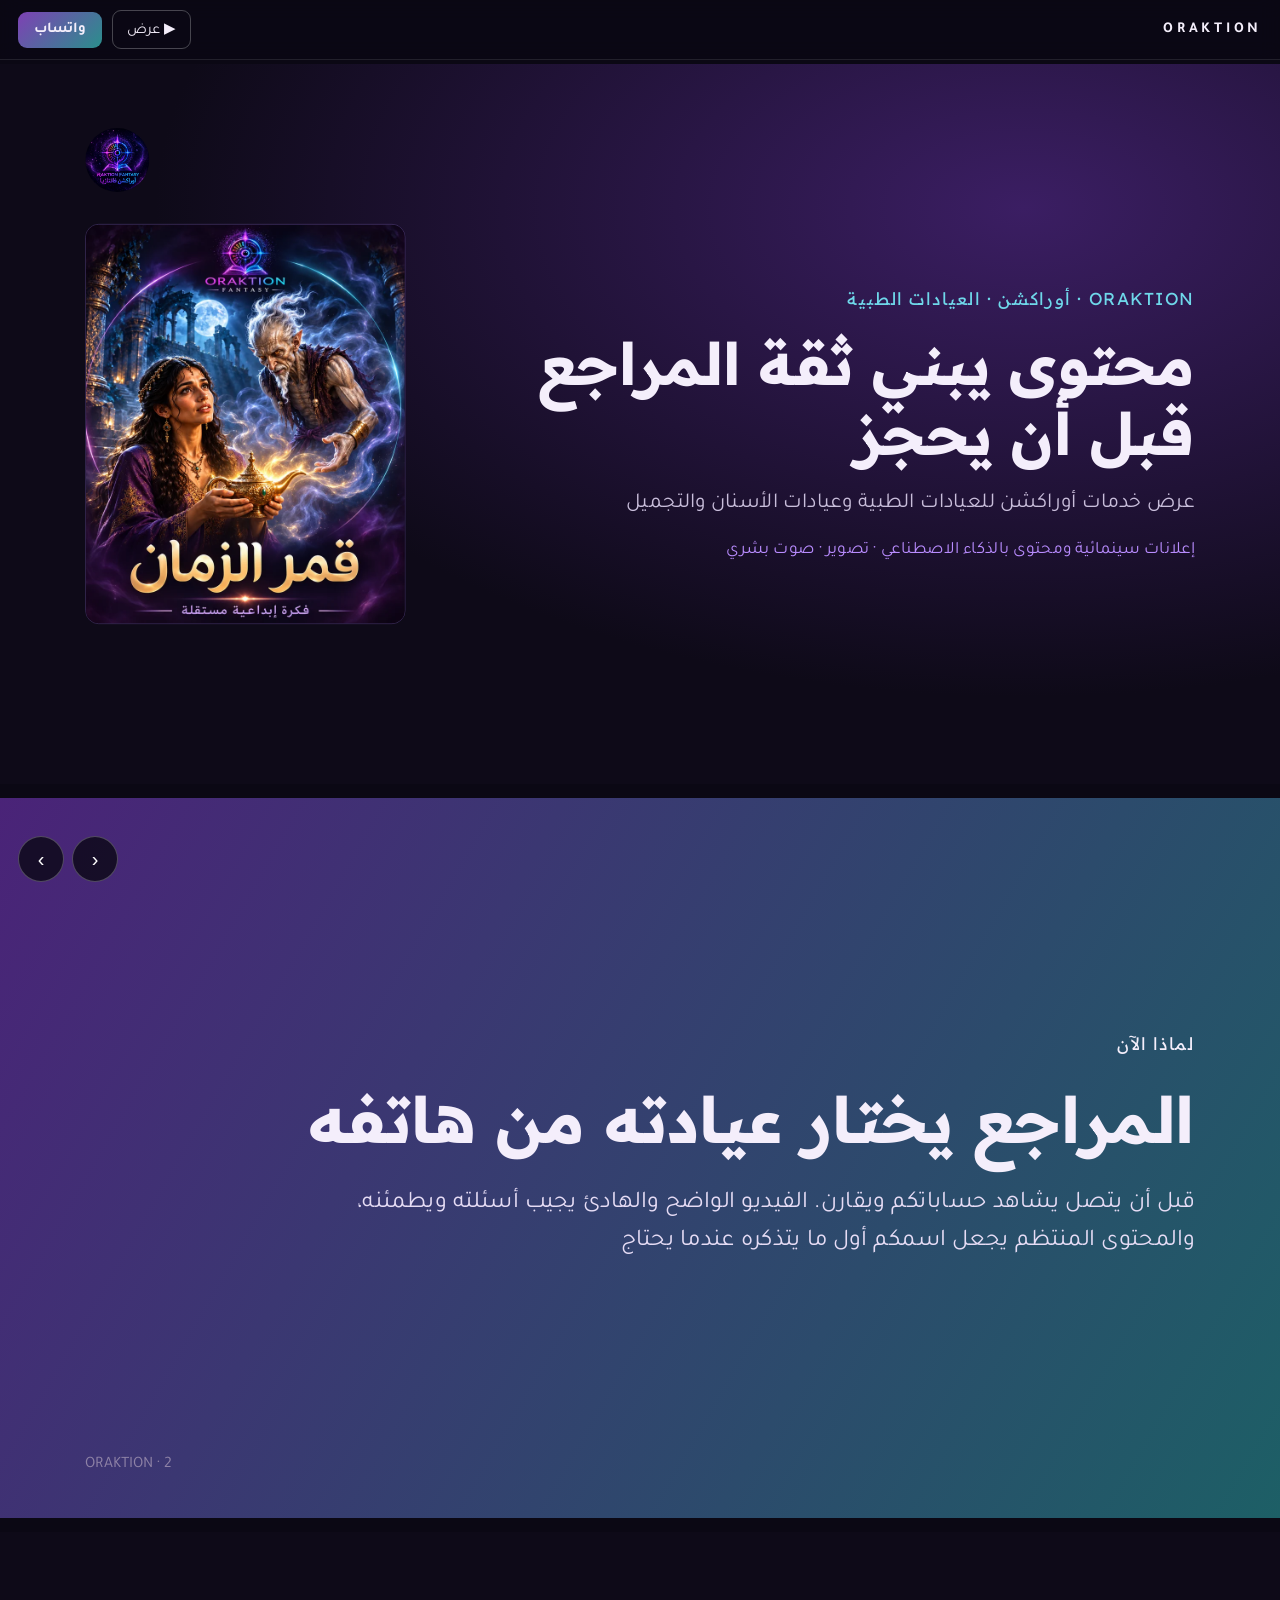
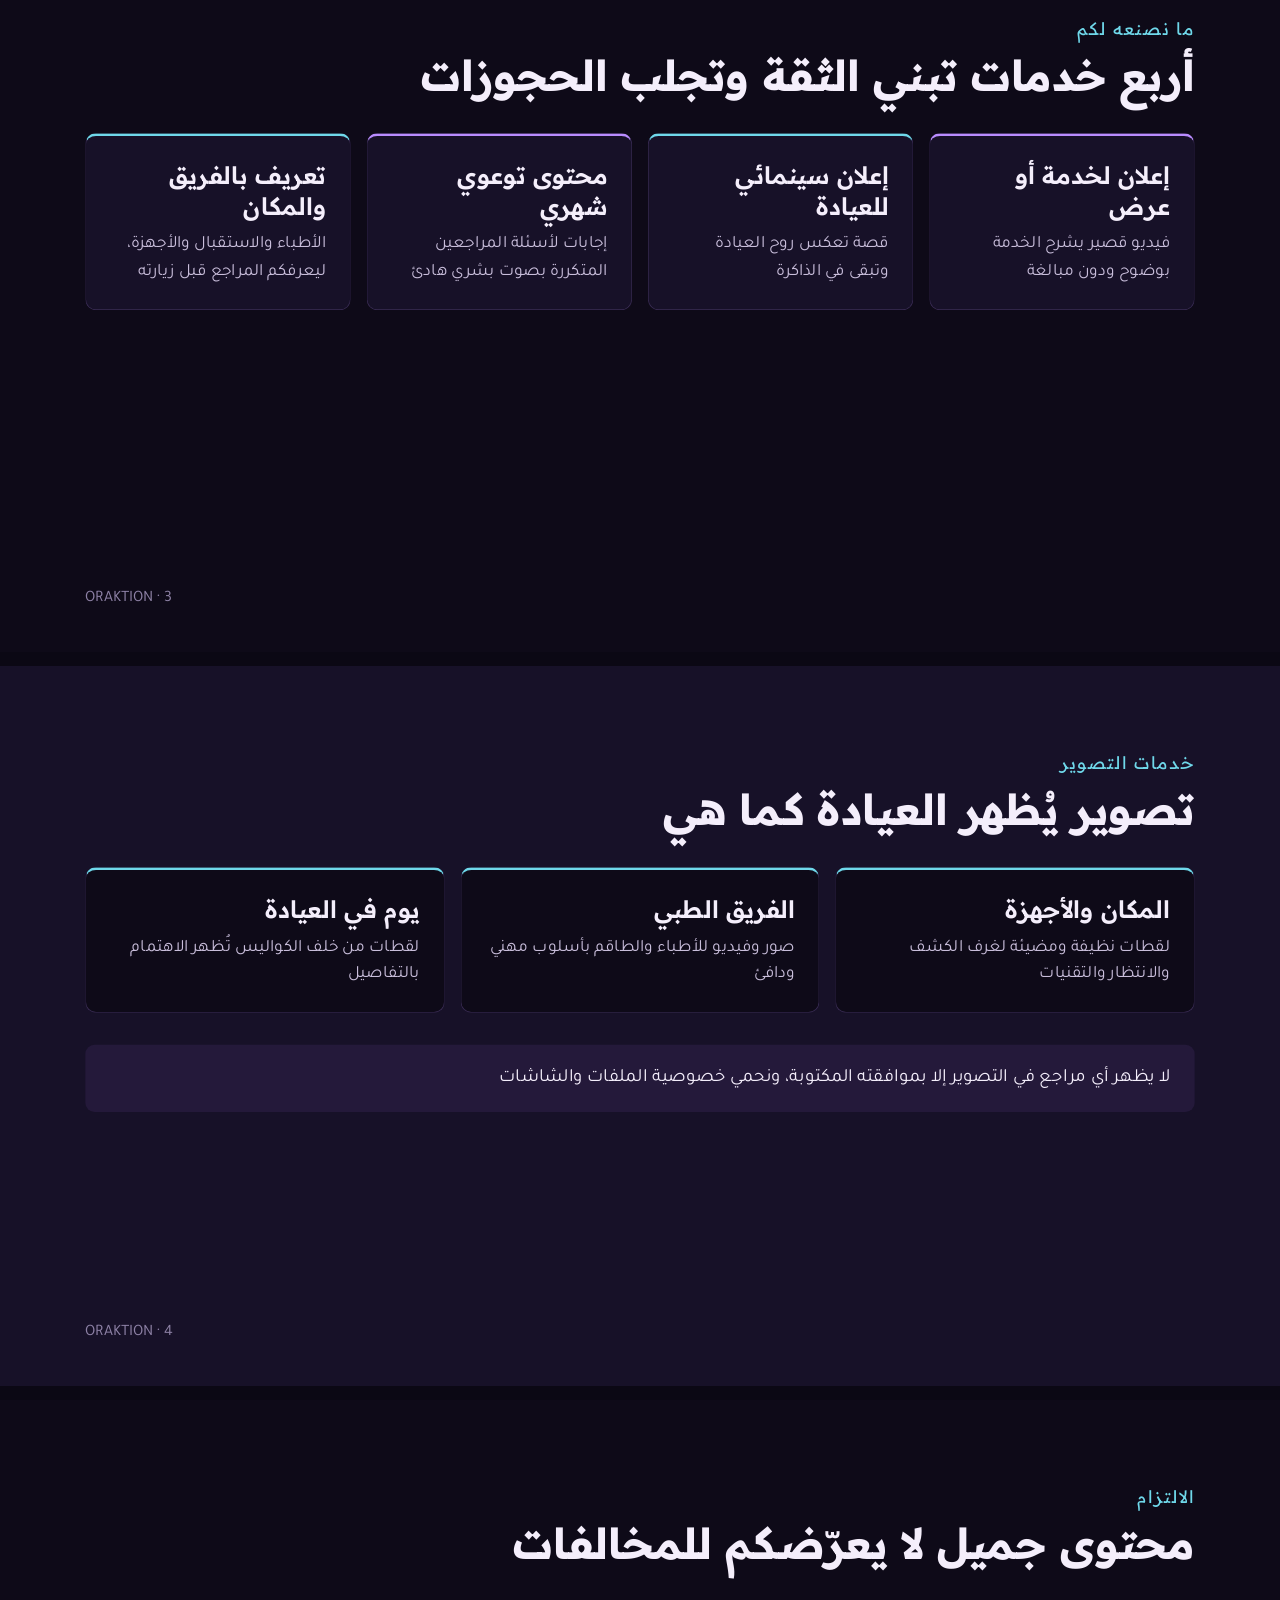
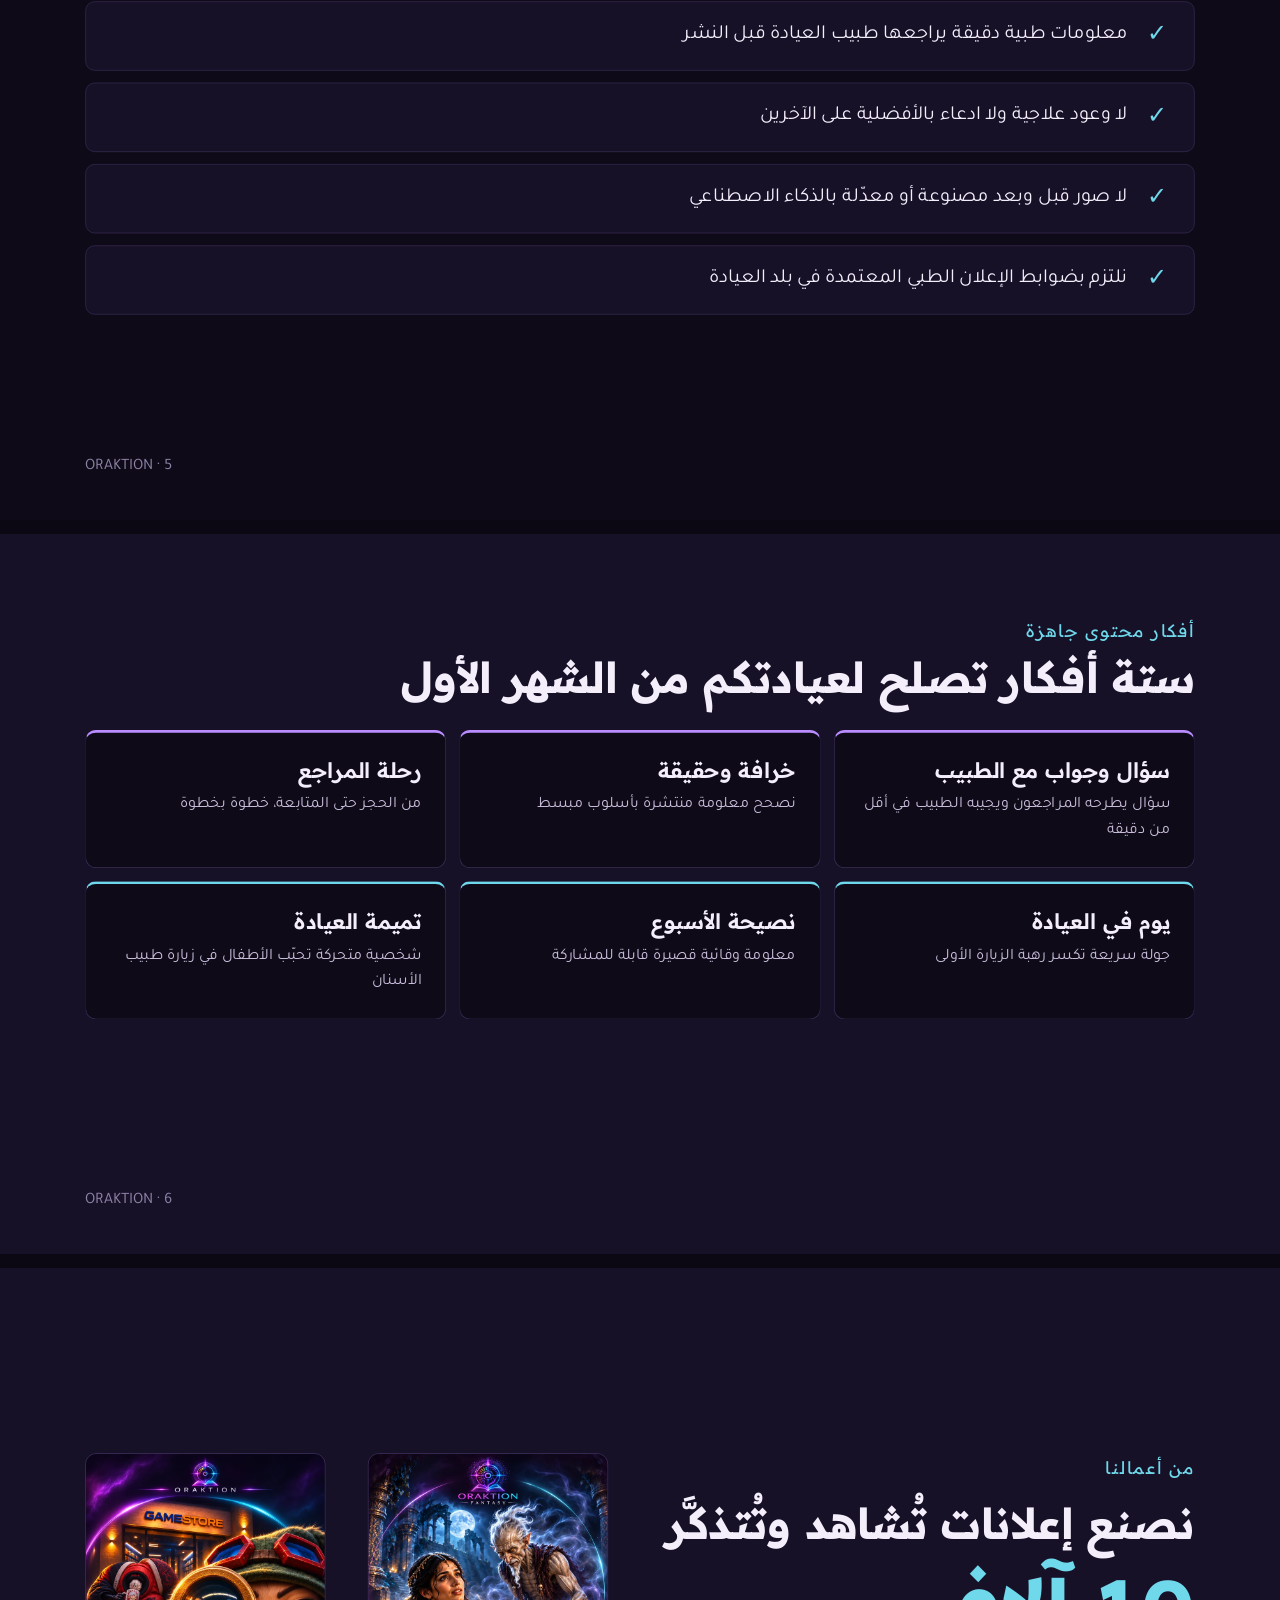
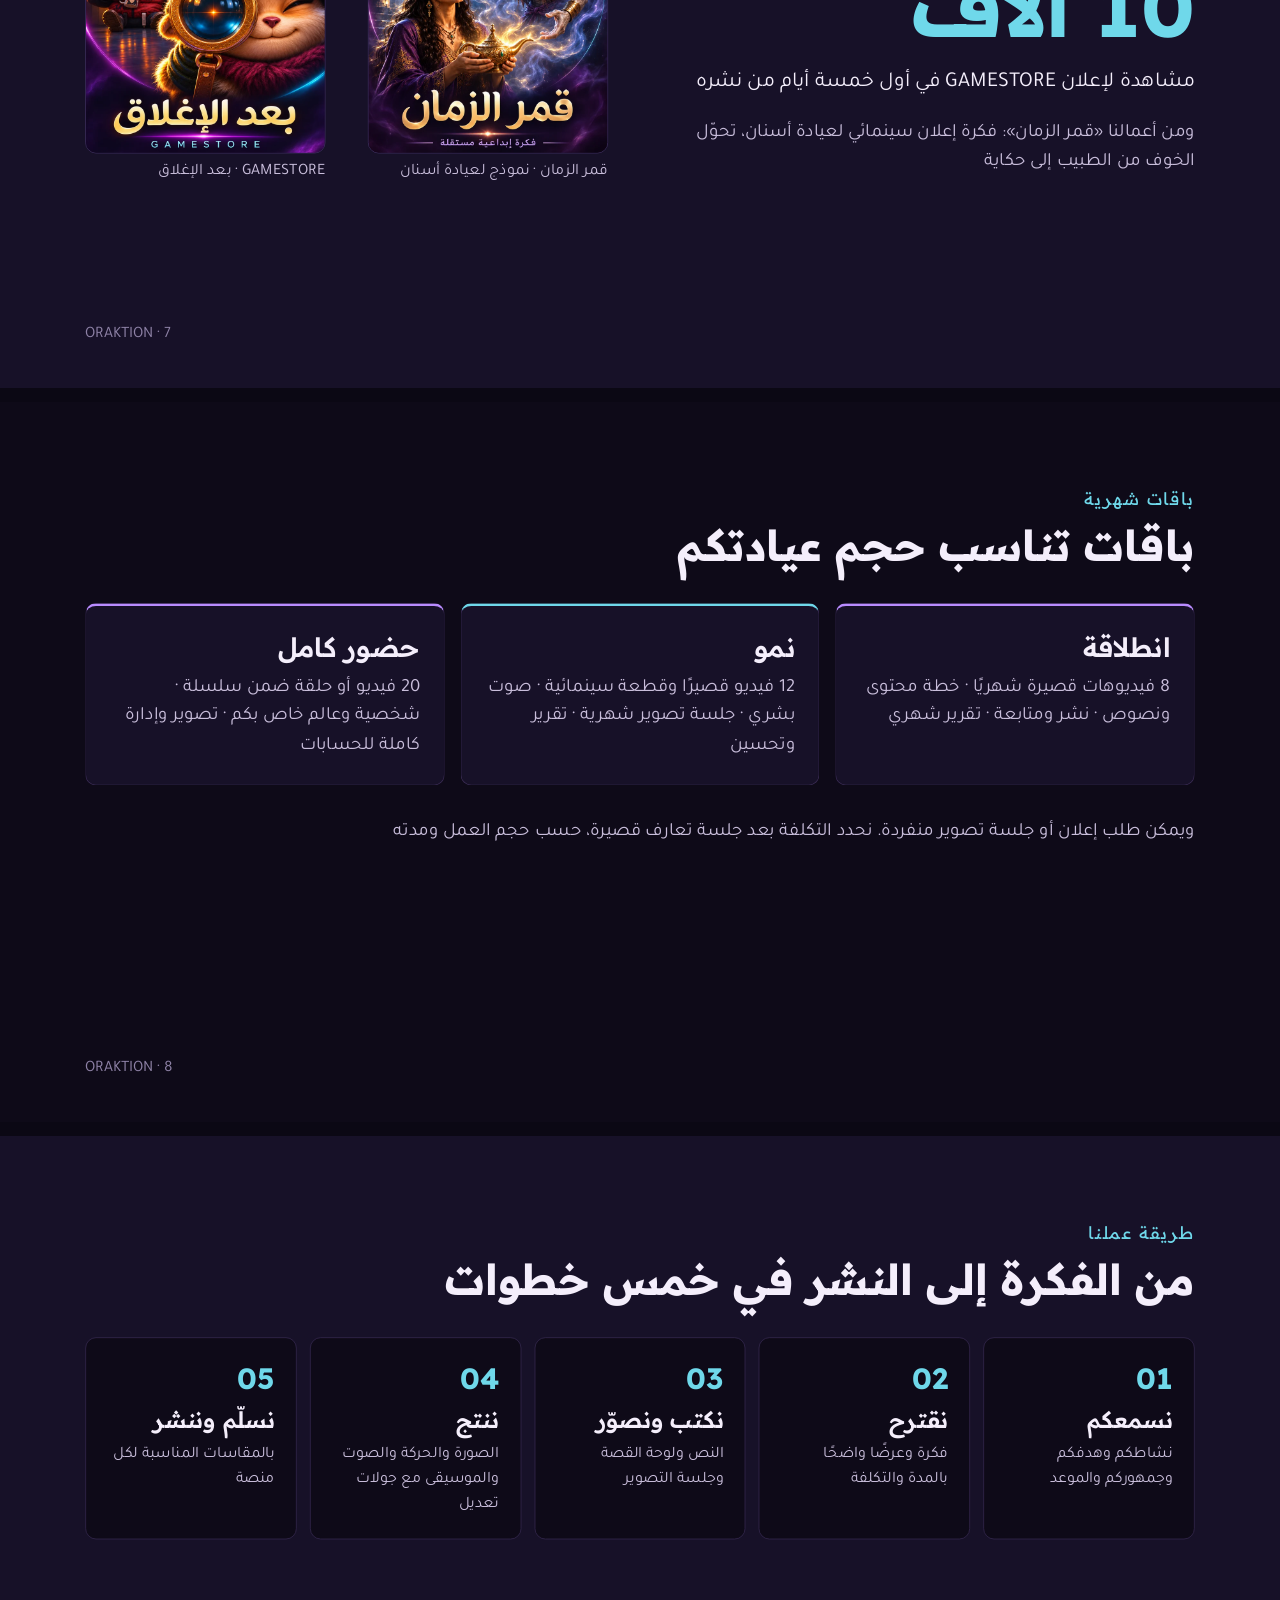
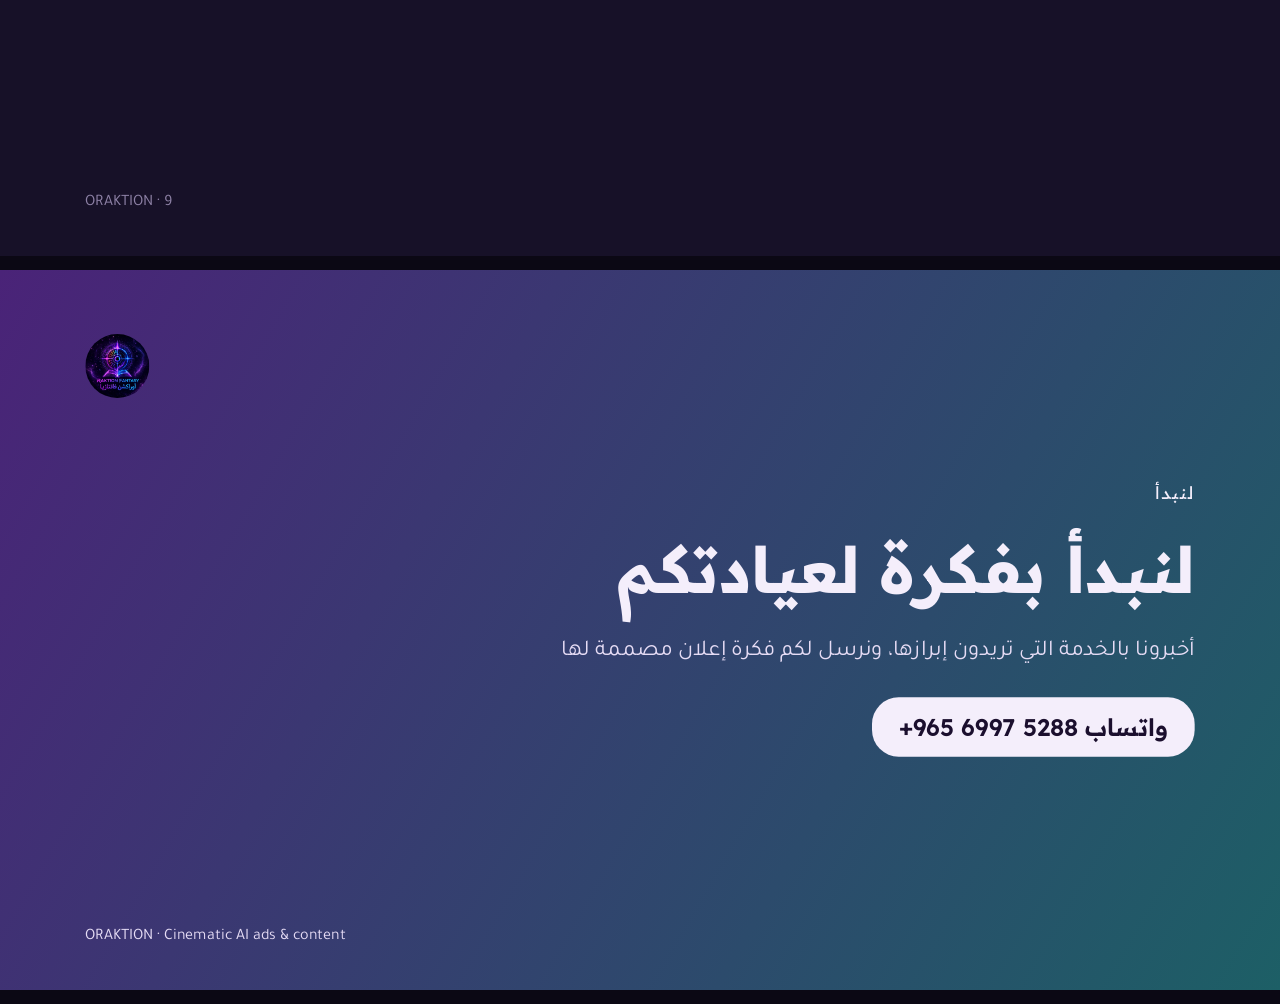
<file: oraktion/decks/clinics.html>
<!DOCTYPE html>
<html lang="ar"><head><meta charset="utf-8"><meta name="viewport" content="width=device-width,initial-scale=1">
<title>أوراكشن × العيادات الطبية | ORAKTION</title><meta name="description" content="أوراكشن × العيادات الطبية: إعلانات سينمائية ومحتوى وتصوير.">
<meta property="og:title" content="أوراكشن × العيادات الطبية"><meta property="og:image" content="https://salman-creative-work.github.io/assets/oraktion-official-logo.jpg">
<meta name="theme-color" content="#0b0814"><link rel="icon" href="https://salman-creative-work.github.io/assets/favicon.svg">
<link rel="stylesheet" href="https://fonts.googleapis.com/css2?family=Readex+Pro:wght@400..700&family=Tajawal:wght@400;500;700&display=swap">
<style>
*{box-sizing:border-box}html,body{margin:0;background:#0b0814;color:#F4EEFB}
body{font-family:'Tajawal',Tahoma,sans-serif}
h1,h2,h3,p{margin:0}
.bar{position:fixed;top:0;left:0;right:0;z-index:20;display:flex;align-items:center;justify-content:space-between;gap:12px;padding:10px 18px;background:#0b0814e6;backdrop-filter:blur(10px);border-bottom:1px solid #ffffff1a;direction:rtl}
.bar a{color:#F4EEFB;text-decoration:none;font-size:15px}
.bar .brand{font-weight:700;letter-spacing:.25em;direction:ltr}
.bar .wa{background:linear-gradient(135deg,#7e41b4,#2a8f8c);padding:9px 16px;border-radius:9px;font-weight:600}
.deck{padding-top:64px}
.slide{position:relative;width:100%;overflow:hidden;margin:0 auto 14px;max-width:1600px}
.slide>section{position:absolute;top:0;left:0;width:1920px;height:1080px;transform-origin:0 0}
aside{display:none!important}
.cropbox{overflow:hidden;position:relative;flex:none}
.cropbox img{position:absolute;top:0;left:50%;transform:translateX(-50%);max-width:none}
.nav{position:fixed;bottom:18px;left:18px;z-index:20;display:flex;gap:8px;direction:ltr}
.nav button{width:46px;height:46px;border-radius:50%;border:1px solid #ffffff40;background:#0b0814cc;color:#fff;font-size:20px;cursor:pointer}
@media(min-width:901px){body.present .slide{display:none}body.present .slide.on{display:block}body.present .deck{display:flex;align-items:center;justify-content:center;min-height:100vh;padding-top:56px}}
@media(max-width:900px){
 .nav{display:none}.deck{padding:64px 12px 20px}
 .slide{height:auto!important;border-radius:16px;margin-bottom:16px}
 .slide>section{position:relative!important;width:auto!important;height:auto!important;transform:none!important;padding:28px 20px 44px!important;gap:18px!important;display:flex!important;flex-direction:column!important;justify-content:flex-start!important;align-items:stretch!important}
 .slide [style*="row-reverse"]{flex-direction:column!important;gap:14px!important}
 .slide h1{font-size:32px!important}.slide h2{font-size:28px!important}.slide h3{font-size:20px!important}
 .slide p{font-size:16px!important;max-width:none!important}
 .slide p[style*="font-size:120px"]{font-size:54px!important}.slide p[style*="font-size:44px"]{font-size:26px!important}
 .slide div[style*="padding"]{padding:18px!important}
 .slide [style*="position:absolute"]{position:static!important;width:auto!important}
 .slide img[alt^="شعار"]{width:56px!important;height:56px!important}
 .cropbox{width:100%!important;height:auto!important;aspect-ratio:4/5;max-width:420px;align-self:center}
 .cropbox img{width:107%!important}
 .slide div[style*="width:360px"]{width:100%!important}
 .slide p[style*="left:128px"]{text-align:right!important;font-size:13px!important;opacity:.7}
}
</style></head><body>
<header class="bar"><a class="brand" href="../">ORAKTION</a><span style="display:flex;gap:10px;align-items:center"><a href="#" id="play" style="border:1px solid #ffffff40;padding:8px 14px;border-radius:9px">▶ عرض</a><a class="wa" href="https://wa.me/96569975288?text=%D9%85%D8%B1%D8%AD%D8%A8%D9%8B%D8%A7%20%D8%A3%D9%88%D8%B1%D8%A7%D9%83%D8%B4%D9%86%D8%8C%20%D8%B4%D8%A7%D9%87%D8%AF%D8%AA%20%D8%B9%D8%B1%D8%B6%D9%83%D9%85%20%D9%88%D8%A3%D9%88%D8%AF%20%D8%A7%D9%84%D8%AA%D8%AD%D8%AF%D8%AB%20%D8%B9%D9%86%3A%20" target="_blank" rel="noopener">واتساب</a></span></header>
<main class="deck"><div class="slide"><section id="cover" data-transition="fade" style="background:radial-gradient(ellipse at 80% 20%, #3B1E63 0%, #0E0A18 60%);color:#F4EEFB;font-family:'Tajawal', Tahoma, sans-serif;padding:128px;display:flex;flex-direction:column;justify-content:center;gap:0px">
<img src="https://salman-creative-work.github.io/assets/oraktion-official-logo.jpg" alt="شعار أوراكشن" style="position:absolute;left:128px;top:96px;width:96px;height:96px;border-radius:48px;object-fit:cover"><div style="display:flex;flex-direction:row-reverse;gap:72px;align-items:center;flex:1"><div style="flex:1;display:flex;flex-direction:column;gap:28px"><p style="font-family:'Readex Pro', Tahoma, sans-serif;font-size:26px;letter-spacing:2px;color:#6FD8EA;text-align:right">‫ORAKTION · أوراكشن  ·  العيادات الطبية‬</p><h1 style="font-family:'Readex Pro', Tahoma, sans-serif;font-size:88px;font-weight:700;line-height:1.2;text-align:right;color:#F4EEFB">‫محتوى يبني ثقة المراجع قبل أن يحجز‬</h1><p style="font-size:32px;line-height:1.6;text-align:right;color:#C9BEDB">‫عرض خدمات أوراكشن للعيادات الطبية وعيادات الأسنان والتجميل‬</p><p style="font-size:26px;text-align:right;color:#B98CFF">‫إعلانات سينمائية ومحتوى بالذكاء الاصطناعي · تصوير · صوت بشري‬</p></div><div class="cropbox" style="width:480px;height:600px;border-radius:20px;border:1px solid #4A3870"><img src="https://salman-creative-work.github.io/assets/covers-20261110/qamar.webp" alt="قمر الزمان — نموذج إعلان لعيادة أسنان من أوراكشن" loading="lazy" style="width:511px;height:auto"></div></div>
<aside>نقدم أوراكشن كاستوديو إعلانات ومحتوى. الهدف: ثقة المراجع قبل الحجز.</aside>
</section>
</div><div class="slide"><section id="challenge" data-transition="fade" style="background:linear-gradient(120deg, #4A2378 0%, #1D5F66 100%);color:#F4EEFB;font-family:'Tajawal', Tahoma, sans-serif;padding:128px 128px 160px;display:flex;flex-direction:column;justify-content:center;gap:40px">
<p style="font-family:'Readex Pro', Tahoma, sans-serif;font-size:26px;letter-spacing:2px;color:#F4EEFB;text-align:right">‫لماذا الآن‬</p><h2 style="font-family:'Readex Pro', Tahoma, sans-serif;font-size:96px;font-weight:700;line-height:1.2;text-align:right;color:#F4EEFB">‫المراجع يختار عيادته من هاتفه‬</h2><p style="max-width:1300px;align-self:flex-end;font-size:36px;line-height:1.6;text-align:right;color:#E6DCF5">‫قبل أن يتصل يشاهد حساباتكم ويقارن. الفيديو الواضح والهادئ يجيب أسئلته ويطمئنه، والمحتوى المنتظم يجعل اسمكم أول ما يتذكره عندما يحتاج‬</p><p style="position:absolute;left:128px;right:128px;bottom:64px;font-size:24px;color:#8E82A6;text-align:left">‪ORAKTION · 2‬</p>
<aside>المراجع يقارن العيادات من هاتفه قبل أن يتصل.</aside>
</section>
</div><div class="slide"><section id="services" data-transition="fade" style="background:#0E0A18;color:#F4EEFB;font-family:'Tajawal', Tahoma, sans-serif;padding:128px 128px 160px;display:flex;flex-direction:column;justify-content:flex-start;gap:48px">
<div style="display:flex;flex-direction:column;gap:16px"><p style="font-family:'Readex Pro', Tahoma, sans-serif;font-size:26px;letter-spacing:2px;color:#6FD8EA;text-align:right">‫ما نصنعه لكم‬</p><h2 style="font-family:'Readex Pro', Tahoma, sans-serif;font-size:64px;font-weight:700;line-height:1.2;text-align:right;color:#F4EEFB">‫أربع خدمات تبني الثقة وتجلب الحجوزات‬</h2></div><div style="display:flex;flex-direction:row-reverse;gap:24px;align-items:stretch"><div style="flex:1;display:flex;flex-direction:column;gap:14px;background:#171128;padding:36px;border:1px solid #3A2C55;border-top:4px solid #B98CFF;border-radius:16px"><h3 style="font-family:'Readex Pro', Tahoma, sans-serif;font-size:36px;font-weight:600;line-height:1.3;text-align:right;color:#F4EEFB">‫إعلان لخدمة أو عرض‬</h3><p style="font-size:26px;line-height:1.55;text-align:right;color:#C9BEDB">‫فيديو قصير يشرح الخدمة بوضوح ودون مبالغة‬</p></div><div style="flex:1;display:flex;flex-direction:column;gap:14px;background:#171128;padding:36px;border:1px solid #3A2C55;border-top:4px solid #6FD8EA;border-radius:16px"><h3 style="font-family:'Readex Pro', Tahoma, sans-serif;font-size:36px;font-weight:600;line-height:1.3;text-align:right;color:#F4EEFB">‫إعلان سينمائي للعيادة‬</h3><p style="font-size:26px;line-height:1.55;text-align:right;color:#C9BEDB">‫قصة تعكس روح العيادة وتبقى في الذاكرة‬</p></div><div style="flex:1;display:flex;flex-direction:column;gap:14px;background:#171128;padding:36px;border:1px solid #3A2C55;border-top:4px solid #B98CFF;border-radius:16px"><h3 style="font-family:'Readex Pro', Tahoma, sans-serif;font-size:36px;font-weight:600;line-height:1.3;text-align:right;color:#F4EEFB">‫محتوى توعوي شهري‬</h3><p style="font-size:26px;line-height:1.55;text-align:right;color:#C9BEDB">‫إجابات لأسئلة المراجعين المتكررة بصوت بشري هادئ‬</p></div><div style="flex:1;display:flex;flex-direction:column;gap:14px;background:#171128;padding:36px;border:1px solid #3A2C55;border-top:4px solid #6FD8EA;border-radius:16px"><h3 style="font-family:'Readex Pro', Tahoma, sans-serif;font-size:36px;font-weight:600;line-height:1.3;text-align:right;color:#F4EEFB">‫تعريف بالفريق والمكان‬</h3><p style="font-size:26px;line-height:1.55;text-align:right;color:#C9BEDB">‫الأطباء والاستقبال والأجهزة، ليعرفكم المراجع قبل زيارته‬</p></div></div><p style="position:absolute;left:128px;right:128px;bottom:64px;font-size:24px;color:#8E82A6;text-align:left">‪ORAKTION · 3‬</p>
<aside>نعرض الخدمات الأربع ونسأل أيها الأهم للعيادة الآن.</aside>
</section>
</div><div class="slide"><section id="photo" data-transition="fade" style="background:#171128;color:#F4EEFB;font-family:'Tajawal', Tahoma, sans-serif;padding:128px 128px 160px;display:flex;flex-direction:column;justify-content:flex-start;gap:48px">
<div style="display:flex;flex-direction:column;gap:16px"><p style="font-family:'Readex Pro', Tahoma, sans-serif;font-size:26px;letter-spacing:2px;color:#6FD8EA;text-align:right">‫خدمات التصوير‬</p><h2 style="font-family:'Readex Pro', Tahoma, sans-serif;font-size:64px;font-weight:700;line-height:1.2;text-align:right;color:#F4EEFB">‫تصوير يُظهر العيادة كما هي‬</h2></div><div style="display:flex;flex-direction:row-reverse;gap:24px;align-items:stretch"><div style="flex:1;display:flex;flex-direction:column;gap:14px;background:#0E0A18;padding:36px;border:1px solid #3A2C55;border-top:4px solid #6FD8EA;border-radius:16px"><h3 style="font-family:'Readex Pro', Tahoma, sans-serif;font-size:36px;font-weight:600;line-height:1.3;text-align:right;color:#F4EEFB">‫المكان والأجهزة‬</h3><p style="font-size:26px;line-height:1.55;text-align:right;color:#C9BEDB">‫لقطات نظيفة ومضيئة لغرف الكشف والانتظار والتقنيات‬</p></div><div style="flex:1;display:flex;flex-direction:column;gap:14px;background:#0E0A18;padding:36px;border:1px solid #3A2C55;border-top:4px solid #6FD8EA;border-radius:16px"><h3 style="font-family:'Readex Pro', Tahoma, sans-serif;font-size:36px;font-weight:600;line-height:1.3;text-align:right;color:#F4EEFB">‫الفريق الطبي‬</h3><p style="font-size:26px;line-height:1.55;text-align:right;color:#C9BEDB">‫صور وفيديو للأطباء والطاقم بأسلوب مهني ودافئ‬</p></div><div style="flex:1;display:flex;flex-direction:column;gap:14px;background:#0E0A18;padding:36px;border:1px solid #3A2C55;border-top:4px solid #6FD8EA;border-radius:16px"><h3 style="font-family:'Readex Pro', Tahoma, sans-serif;font-size:36px;font-weight:600;line-height:1.3;text-align:right;color:#F4EEFB">‫يوم في العيادة‬</h3><p style="font-size:26px;line-height:1.55;text-align:right;color:#C9BEDB">‫لقطات من خلف الكواليس تُظهر الاهتمام بالتفاصيل‬</p></div></div><p style="font-size:28px;line-height:1.6;text-align:right;color:#F4EEFB;background:#24193A;padding:28px 36px;border-radius:14px">‫لا يظهر أي مراجع في التصوير إلا بموافقته المكتوبة، ونحمي خصوصية الملفات والشاشات‬</p><p style="position:absolute;left:128px;right:128px;bottom:64px;font-size:24px;color:#8E82A6;text-align:left">‪ORAKTION · 4‬</p>
<aside>التصوير يكمل المحتوى: المكان والفريق ويوم في العيادة.</aside>
</section>
</div><div class="slide"><section id="rules" data-transition="fade" style="background:#0E0A18;color:#F4EEFB;font-family:'Tajawal', Tahoma, sans-serif;padding:128px 128px 160px;display:flex;flex-direction:column;justify-content:flex-start;gap:48px">
<div style="display:flex;flex-direction:column;gap:16px"><p style="font-family:'Readex Pro', Tahoma, sans-serif;font-size:26px;letter-spacing:2px;color:#6FD8EA;text-align:right">‫الالتزام‬</p><h2 style="font-family:'Readex Pro', Tahoma, sans-serif;font-size:64px;font-weight:700;line-height:1.2;text-align:right;color:#F4EEFB">‫محتوى جميل لا يعرّضكم للمخالفات‬</h2></div><div style="display:flex;flex-direction:column;gap:18px"><div style="display:flex;flex-direction:row-reverse;gap:24px;align-items:center;background:#171128;padding:26px 36px;border-radius:14px;border:1px solid #3A2C55"><p style="font-size:36px;color:#6FD8EA;width:40px;text-align:center">✓</p><p style="flex:1;font-size:30px;line-height:1.5;text-align:right;color:#F4EEFB">‫معلومات طبية دقيقة يراجعها طبيب العيادة قبل النشر‬</p></div><div style="display:flex;flex-direction:row-reverse;gap:24px;align-items:center;background:#171128;padding:26px 36px;border-radius:14px;border:1px solid #3A2C55"><p style="font-size:36px;color:#6FD8EA;width:40px;text-align:center">✓</p><p style="flex:1;font-size:30px;line-height:1.5;text-align:right;color:#F4EEFB">‫لا وعود علاجية ولا ادعاء بالأفضلية على الآخرين‬</p></div><div style="display:flex;flex-direction:row-reverse;gap:24px;align-items:center;background:#171128;padding:26px 36px;border-radius:14px;border:1px solid #3A2C55"><p style="font-size:36px;color:#6FD8EA;width:40px;text-align:center">✓</p><p style="flex:1;font-size:30px;line-height:1.5;text-align:right;color:#F4EEFB">‫لا صور قبل وبعد مصنوعة أو معدّلة بالذكاء الاصطناعي‬</p></div><div style="display:flex;flex-direction:row-reverse;gap:24px;align-items:center;background:#171128;padding:26px 36px;border-radius:14px;border:1px solid #3A2C55"><p style="font-size:36px;color:#6FD8EA;width:40px;text-align:center">✓</p><p style="flex:1;font-size:30px;line-height:1.5;text-align:right;color:#F4EEFB">‫نلتزم بضوابط الإعلان الطبي المعتمدة في بلد العيادة‬</p></div></div><p style="position:absolute;left:128px;right:128px;bottom:64px;font-size:24px;color:#8E82A6;text-align:left">‪ORAKTION · 5‬</p>
<aside>هذه نقطة تطمئن الطبيب: نلتزم بضوابط وزارة الصحة.</aside>
</section>
</div><div class="slide"><section id="ideas" data-transition="fade" style="background:#171128;color:#F4EEFB;font-family:'Tajawal', Tahoma, sans-serif;padding:128px 128px 160px;display:flex;flex-direction:column;justify-content:flex-start;gap:40px">
<div style="display:flex;flex-direction:column;gap:16px"><p style="font-family:'Readex Pro', Tahoma, sans-serif;font-size:26px;letter-spacing:2px;color:#6FD8EA;text-align:right">‫أفكار محتوى جاهزة‬</p><h2 style="font-family:'Readex Pro', Tahoma, sans-serif;font-size:64px;font-weight:700;line-height:1.2;text-align:right;color:#F4EEFB">‫ستة أفكار تصلح لعيادتكم من الشهر الأول‬</h2></div><div style="display:flex;flex-direction:column;gap:20px"><div style="display:flex;flex-direction:row-reverse;gap:20px;align-items:stretch"><div style="flex:1;display:flex;flex-direction:column;gap:14px;background:#0E0A18;padding:36px;border:1px solid #3A2C55;border-top:4px solid #B98CFF;border-radius:16px"><h3 style="font-family:'Readex Pro', Tahoma, sans-serif;font-size:32px;font-weight:600;line-height:1.3;text-align:right;color:#F4EEFB">‫سؤال وجواب مع الطبيب‬</h3><p style="font-size:24px;line-height:1.55;text-align:right;color:#C9BEDB">‫سؤال يطرحه المراجعون ويجيبه الطبيب في أقل من دقيقة‬</p></div><div style="flex:1;display:flex;flex-direction:column;gap:14px;background:#0E0A18;padding:36px;border:1px solid #3A2C55;border-top:4px solid #B98CFF;border-radius:16px"><h3 style="font-family:'Readex Pro', Tahoma, sans-serif;font-size:32px;font-weight:600;line-height:1.3;text-align:right;color:#F4EEFB">‫خرافة وحقيقة‬</h3><p style="font-size:24px;line-height:1.55;text-align:right;color:#C9BEDB">‫نصحح معلومة منتشرة بأسلوب مبسط‬</p></div><div style="flex:1;display:flex;flex-direction:column;gap:14px;background:#0E0A18;padding:36px;border:1px solid #3A2C55;border-top:4px solid #B98CFF;border-radius:16px"><h3 style="font-family:'Readex Pro', Tahoma, sans-serif;font-size:32px;font-weight:600;line-height:1.3;text-align:right;color:#F4EEFB">‫رحلة المراجع‬</h3><p style="font-size:24px;line-height:1.55;text-align:right;color:#C9BEDB">‫من الحجز حتى المتابعة، خطوة بخطوة‬</p></div></div><div style="display:flex;flex-direction:row-reverse;gap:20px;align-items:stretch"><div style="flex:1;display:flex;flex-direction:column;gap:14px;background:#0E0A18;padding:36px;border:1px solid #3A2C55;border-top:4px solid #6FD8EA;border-radius:16px"><h3 style="font-family:'Readex Pro', Tahoma, sans-serif;font-size:32px;font-weight:600;line-height:1.3;text-align:right;color:#F4EEFB">‫يوم في العيادة‬</h3><p style="font-size:24px;line-height:1.55;text-align:right;color:#C9BEDB">‫جولة سريعة تكسر رهبة الزيارة الأولى‬</p></div><div style="flex:1;display:flex;flex-direction:column;gap:14px;background:#0E0A18;padding:36px;border:1px solid #3A2C55;border-top:4px solid #6FD8EA;border-radius:16px"><h3 style="font-family:'Readex Pro', Tahoma, sans-serif;font-size:32px;font-weight:600;line-height:1.3;text-align:right;color:#F4EEFB">‫نصيحة الأسبوع‬</h3><p style="font-size:24px;line-height:1.55;text-align:right;color:#C9BEDB">‫معلومة وقائية قصيرة قابلة للمشاركة‬</p></div><div style="flex:1;display:flex;flex-direction:column;gap:14px;background:#0E0A18;padding:36px;border:1px solid #3A2C55;border-top:4px solid #6FD8EA;border-radius:16px"><h3 style="font-family:'Readex Pro', Tahoma, sans-serif;font-size:32px;font-weight:600;line-height:1.3;text-align:right;color:#F4EEFB">‫تميمة العيادة‬</h3><p style="font-size:24px;line-height:1.55;text-align:right;color:#C9BEDB">‫شخصية متحركة تحبّب الأطفال في زيارة طبيب الأسنان‬</p></div></div></div><p style="position:absolute;left:128px;right:128px;bottom:64px;font-size:24px;color:#8E82A6;text-align:left">‪ORAKTION · 6‬</p>
<aside>أفكار جاهزة يمكن البدء بها فورًا.</aside>
</section>
</div><div class="slide"><section id="proof" data-transition="fade" style="background:#171128;color:#F4EEFB;font-family:'Tajawal', Tahoma, sans-serif;padding:128px 128px 160px;display:flex;flex-direction:column;justify-content:center;gap:0px">
<div style="display:flex;flex-direction:row-reverse;gap:64px;align-items:center;flex:1"><div style="flex:1;display:flex;flex-direction:column;gap:28px"><p style="font-family:'Readex Pro', Tahoma, sans-serif;font-size:26px;letter-spacing:2px;color:#6FD8EA;text-align:right">‫من أعمالنا‬</p><h2 style="font-family:'Readex Pro', Tahoma, sans-serif;font-size:64px;font-weight:700;line-height:1.2;text-align:right;color:#F4EEFB">‫نصنع إعلانات تُشاهد وتُتذكَّر‬</h2><p style="font-family:'Readex Pro', Tahoma, sans-serif;font-size:120px;font-weight:700;line-height:1;text-align:right;color:#6FD8EA">‫10 آلاف‬</p><p style="font-size:32px;line-height:1.6;text-align:right;color:#F4EEFB">‫مشاهدة لإعلان GAMESTORE في أول خمسة أيام من نشره‬</p><p style="font-size:28px;line-height:1.6;text-align:right;color:#C9BEDB">‫ومن أعمالنا «قمر الزمان»: فكرة إعلان سينمائي لعيادة أسنان، تحوّل الخوف من الطبيب إلى حكاية‬</p></div><div style="display:flex;flex-direction:column;gap:14px;width:360px"><div class="cropbox" style="width:360px;height:450px;border-radius:16px;border:1px solid #4A3870"><img src="https://salman-creative-work.github.io/assets/covers-20261110/qamar.webp" alt="قمر الزمان · نموذج لعيادة أسنان" loading="lazy" style="width:383px;height:auto"></div><p style="font-size:24px;text-align:right;color:#C9BEDB">‫قمر الزمان · نموذج لعيادة أسنان‬</p></div><div style="display:flex;flex-direction:column;gap:14px;width:360px"><div class="cropbox" style="width:360px;height:450px;border-radius:16px;border:1px solid #4A3870"><img src="https://salman-creative-work.github.io/assets/covers-20261110/gamestore.webp" alt="GAMESTORE · بعد الإغلاق" loading="lazy" style="width:383px;height:auto"></div><p style="font-size:24px;text-align:right;color:#C9BEDB">‫GAMESTORE · بعد الإغلاق‬</p></div></div><p style="position:absolute;left:128px;right:128px;bottom:64px;font-size:24px;color:#8E82A6;text-align:left">‪ORAKTION · 7‬</p>
<aside>الدليل: 10 آلاف مشاهدة في خمسة أيام، ونموذج قمر الزمان لعيادة أسنان.</aside>
</section>
</div><div class="slide"><section id="packages" data-transition="fade" style="background:#0E0A18;color:#F4EEFB;font-family:'Tajawal', Tahoma, sans-serif;padding:128px 128px 160px;display:flex;flex-direction:column;justify-content:flex-start;gap:48px">
<div style="display:flex;flex-direction:column;gap:16px"><p style="font-family:'Readex Pro', Tahoma, sans-serif;font-size:26px;letter-spacing:2px;color:#6FD8EA;text-align:right">‫باقات شهرية‬</p><h2 style="font-family:'Readex Pro', Tahoma, sans-serif;font-size:64px;font-weight:700;line-height:1.2;text-align:right;color:#F4EEFB">‫باقات تناسب حجم عيادتكم‬</h2></div><div style="display:flex;flex-direction:row-reverse;gap:24px;align-items:stretch"><div style="flex:1;display:flex;flex-direction:column;gap:14px;background:#171128;padding:36px;border:1px solid #3A2C55;border-top:4px solid #B98CFF;border-radius:16px"><h3 style="font-family:'Readex Pro', Tahoma, sans-serif;font-size:40px;font-weight:600;line-height:1.3;text-align:right;color:#F4EEFB">‫انطلاقة‬</h3><p style="font-size:28px;line-height:1.55;text-align:right;color:#C9BEDB">‫8 فيديوهات قصيرة شهريًا · خطة محتوى ونصوص · نشر ومتابعة · تقرير شهري‬</p></div><div style="flex:1;display:flex;flex-direction:column;gap:14px;background:#171128;padding:36px;border:1px solid #3A2C55;border-top:4px solid #6FD8EA;border-radius:16px"><h3 style="font-family:'Readex Pro', Tahoma, sans-serif;font-size:40px;font-weight:600;line-height:1.3;text-align:right;color:#F4EEFB">‫نمو‬</h3><p style="font-size:28px;line-height:1.55;text-align:right;color:#C9BEDB">‫12 فيديو قصيرًا وقطعة سينمائية · صوت بشري · جلسة تصوير شهرية · تقرير وتحسين‬</p></div><div style="flex:1;display:flex;flex-direction:column;gap:14px;background:#171128;padding:36px;border:1px solid #3A2C55;border-top:4px solid #B98CFF;border-radius:16px"><h3 style="font-family:'Readex Pro', Tahoma, sans-serif;font-size:40px;font-weight:600;line-height:1.3;text-align:right;color:#F4EEFB">‫حضور كامل‬</h3><p style="font-size:28px;line-height:1.55;text-align:right;color:#C9BEDB">‫20 فيديو أو حلقة ضمن سلسلة · شخصية وعالم خاص بكم · تصوير وإدارة كاملة للحسابات‬</p></div></div><p style="font-size:28px;line-height:1.6;text-align:right;color:#C9BEDB">‫ويمكن طلب إعلان أو جلسة تصوير منفردة. نحدد التكلفة بعد جلسة تعارف قصيرة، حسب حجم العمل ومدته‬</p><p style="position:absolute;left:128px;right:128px;bottom:64px;font-size:24px;color:#8E82A6;text-align:left">‪ORAKTION · 8‬</p>
<aside>نعرض الباقات دون أسعار. السعر يُناقش بعد جلسة التعارف حسب الحجم.</aside>
</section>
</div><div class="slide"><section id="process" data-transition="fade" style="background:#171128;color:#F4EEFB;font-family:'Tajawal', Tahoma, sans-serif;padding:128px 128px 160px;display:flex;flex-direction:column;justify-content:flex-start;gap:48px">
<div style="display:flex;flex-direction:column;gap:16px"><p style="font-family:'Readex Pro', Tahoma, sans-serif;font-size:26px;letter-spacing:2px;color:#6FD8EA;text-align:right">‫طريقة عملنا‬</p><h2 style="font-family:'Readex Pro', Tahoma, sans-serif;font-size:64px;font-weight:700;line-height:1.2;text-align:right;color:#F4EEFB">‫من الفكرة إلى النشر في خمس خطوات‬</h2></div><div style="display:flex;flex-direction:row-reverse;gap:20px;align-items:stretch"><div style="flex:1;display:flex;flex-direction:column;gap:14px;background:#0E0A18;padding:32px;border-radius:16px;border:1px solid #3A2C55"><p style="font-family:'Readex Pro', Tahoma, sans-serif;font-size:44px;font-weight:700;text-align:right;color:#6FD8EA">‪01‬</p><h3 style="font-family:'Readex Pro', Tahoma, sans-serif;font-size:34px;font-weight:600;text-align:right;color:#F4EEFB">‫نسمعكم‬</h3><p style="font-size:24px;line-height:1.55;text-align:right;color:#C9BEDB">‫نشاطكم وهدفكم وجمهوركم والموعد‬</p></div><div style="flex:1;display:flex;flex-direction:column;gap:14px;background:#0E0A18;padding:32px;border-radius:16px;border:1px solid #3A2C55"><p style="font-family:'Readex Pro', Tahoma, sans-serif;font-size:44px;font-weight:700;text-align:right;color:#6FD8EA">‪02‬</p><h3 style="font-family:'Readex Pro', Tahoma, sans-serif;font-size:34px;font-weight:600;text-align:right;color:#F4EEFB">‫نقترح‬</h3><p style="font-size:24px;line-height:1.55;text-align:right;color:#C9BEDB">‫فكرة وعرضًا واضحًا بالمدة والتكلفة‬</p></div><div style="flex:1;display:flex;flex-direction:column;gap:14px;background:#0E0A18;padding:32px;border-radius:16px;border:1px solid #3A2C55"><p style="font-family:'Readex Pro', Tahoma, sans-serif;font-size:44px;font-weight:700;text-align:right;color:#6FD8EA">‪03‬</p><h3 style="font-family:'Readex Pro', Tahoma, sans-serif;font-size:34px;font-weight:600;text-align:right;color:#F4EEFB">‫نكتب ونصوّر‬</h3><p style="font-size:24px;line-height:1.55;text-align:right;color:#C9BEDB">‫النص ولوحة القصة وجلسة التصوير‬</p></div><div style="flex:1;display:flex;flex-direction:column;gap:14px;background:#0E0A18;padding:32px;border-radius:16px;border:1px solid #3A2C55"><p style="font-family:'Readex Pro', Tahoma, sans-serif;font-size:44px;font-weight:700;text-align:right;color:#6FD8EA">‪04‬</p><h3 style="font-family:'Readex Pro', Tahoma, sans-serif;font-size:34px;font-weight:600;text-align:right;color:#F4EEFB">‫ننتج‬</h3><p style="font-size:24px;line-height:1.55;text-align:right;color:#C9BEDB">‫الصورة والحركة والصوت والموسيقى مع جولات تعديل‬</p></div><div style="flex:1;display:flex;flex-direction:column;gap:14px;background:#0E0A18;padding:32px;border-radius:16px;border:1px solid #3A2C55"><p style="font-family:'Readex Pro', Tahoma, sans-serif;font-size:44px;font-weight:700;text-align:right;color:#6FD8EA">‪05‬</p><h3 style="font-family:'Readex Pro', Tahoma, sans-serif;font-size:34px;font-weight:600;text-align:right;color:#F4EEFB">‫نسلّم وننشر‬</h3><p style="font-size:24px;line-height:1.55;text-align:right;color:#C9BEDB">‫بالمقاسات المناسبة لكل منصة‬</p></div></div><p style="position:absolute;left:128px;right:128px;bottom:64px;font-size:24px;color:#8E82A6;text-align:left">‪ORAKTION · 9‬</p>
<aside>خمس خطوات واضحة. نؤكد أن العميل يرى النص قبل الإنتاج ويعتمده.</aside>
</section>
</div><div class="slide"><section id="cta" data-transition="fade" style="background:linear-gradient(120deg, #4A2378 0%, #1D5F66 100%);color:#F4EEFB;font-family:'Tajawal', Tahoma, sans-serif;padding:128px 128px 160px;display:flex;flex-direction:column;justify-content:center;gap:40px">
<img src="https://salman-creative-work.github.io/assets/oraktion-official-logo.jpg" alt="شعار أوراكشن" style="position:absolute;left:128px;top:96px;width:96px;height:96px;border-radius:48px;object-fit:cover"><p style="font-family:'Readex Pro', Tahoma, sans-serif;font-size:26px;letter-spacing:2px;color:#F4EEFB;text-align:right">‫لنبدأ‬</p><h2 style="font-family:'Readex Pro', Tahoma, sans-serif;font-size:96px;font-weight:700;line-height:1.2;text-align:right;color:#F4EEFB">‫لنبدأ بفكرة لعيادتكم‬</h2><p style="max-width:1300px;align-self:flex-end;font-size:34px;line-height:1.6;text-align:right;color:#E6DCF5">‫أخبرونا بالخدمة التي تريدون إبرازها، ونرسل لكم فكرة إعلان مصممة لها‬</p><div style="display:flex;flex-direction:row-reverse;gap:24px"><p style="font-family:'Readex Pro', Tahoma, sans-serif;font-size:36px;font-weight:600;color:#1B0F2E;background:#F4EEFB;padding:22px 40px;border-radius:40px;text-align:center">‫واتساب  ‬‪+965 6997 5288‬</p></div><p style="position:absolute;left:128px;bottom:64px;font-size:24px;color:#E6DCF5;text-align:left">‪ORAKTION · Cinematic AI ads &amp; content‬</p>
<aside>نختم بطلب محدد: يرسلون الخدمة أو الدورة التي يريدون إبرازها ونرسل فكرة مصممة لها.</aside>
</section>
</div></main>
<div class="nav"><button id="prev" aria-label="التالي">‹</button><button id="next" aria-label="السابق">›</button></div>
<script>
const slides=[...document.querySelectorAll('.slide')];
function fit(){const mob=innerWidth<=900;slides.forEach(s=>{const sec=s.firstElementChild;if(mob){sec.style.transform='';s.style.height='';return;}
 const present=document.body.classList.contains('present');let w=s.parentElement.clientWidth-(present?0:0);
 if(present){const h=innerHeight-80;w=Math.min(innerWidth-40,h*16/9);s.style.width=w+'px';}else{s.style.width='';w=s.clientWidth;}
 const k=w/1920;sec.style.transform='scale('+k+')';s.style.height=(1080*k)+'px';});}
let cur=0;function show(i){cur=Math.max(0,Math.min(slides.length-1,i));slides.forEach((s,j)=>s.classList.toggle('on',j===cur));fit();}
document.getElementById('play').onclick=(e)=>{e.preventDefault();document.body.classList.toggle('present');show(cur);};
document.getElementById('prev').onclick=()=>show(cur+1);document.getElementById('next').onclick=()=>show(cur-1);
addEventListener('keydown',e=>{if(!document.body.classList.contains('present'))return;if(e.key==='ArrowLeft'||e.key===' ')show(cur+1);if(e.key==='ArrowRight')show(cur-1);if(e.key==='Escape'){document.body.classList.remove('present');fit();}});
let tx=null;addEventListener('touchstart',e=>tx=e.touches[0].clientX,{passive:true});addEventListener('touchend',e=>{if(tx===null||!document.body.classList.contains('present'))return;const dx=e.changedTouches[0].clientX-tx;if(Math.abs(dx)>50)show(cur+(dx>0?1:-1));tx=null;});
addEventListener('resize',fit);show(0);document.fonts&&document.fonts.ready.then(fit);
</script></body></html>
</file>
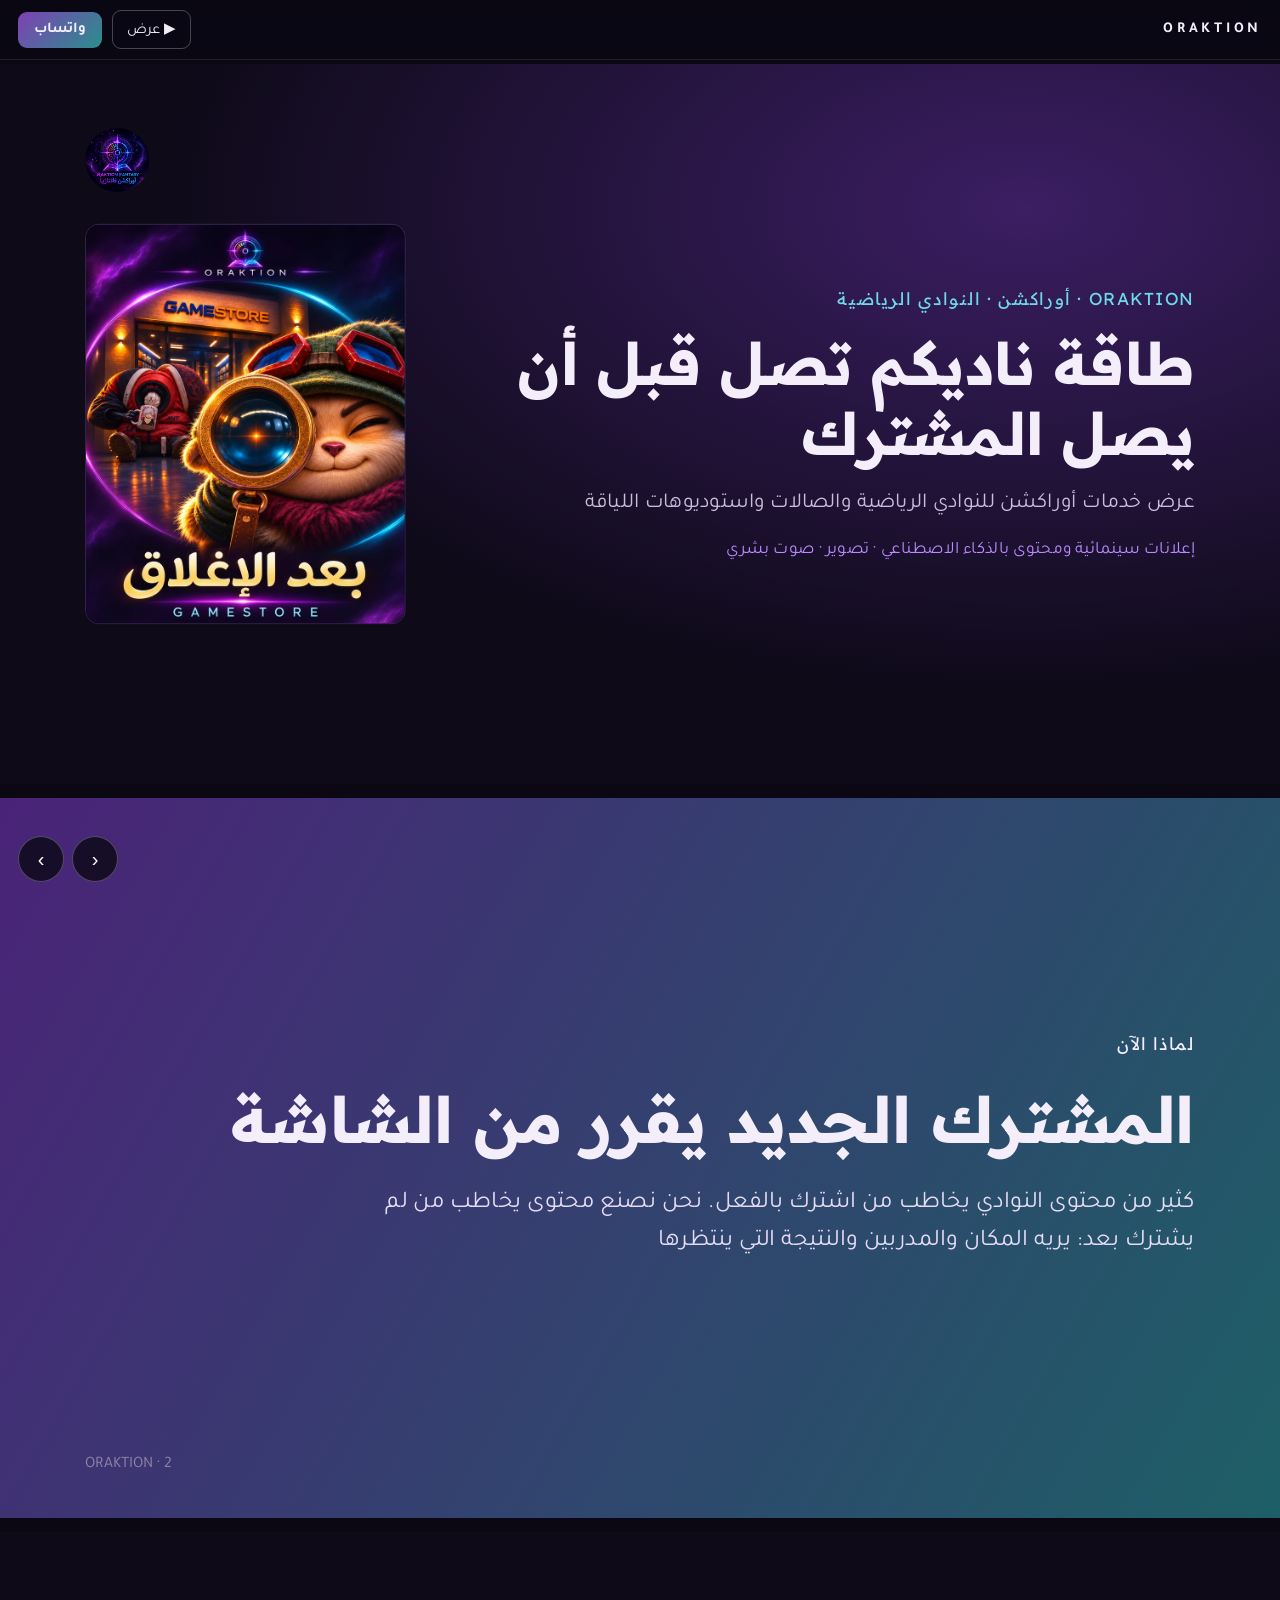
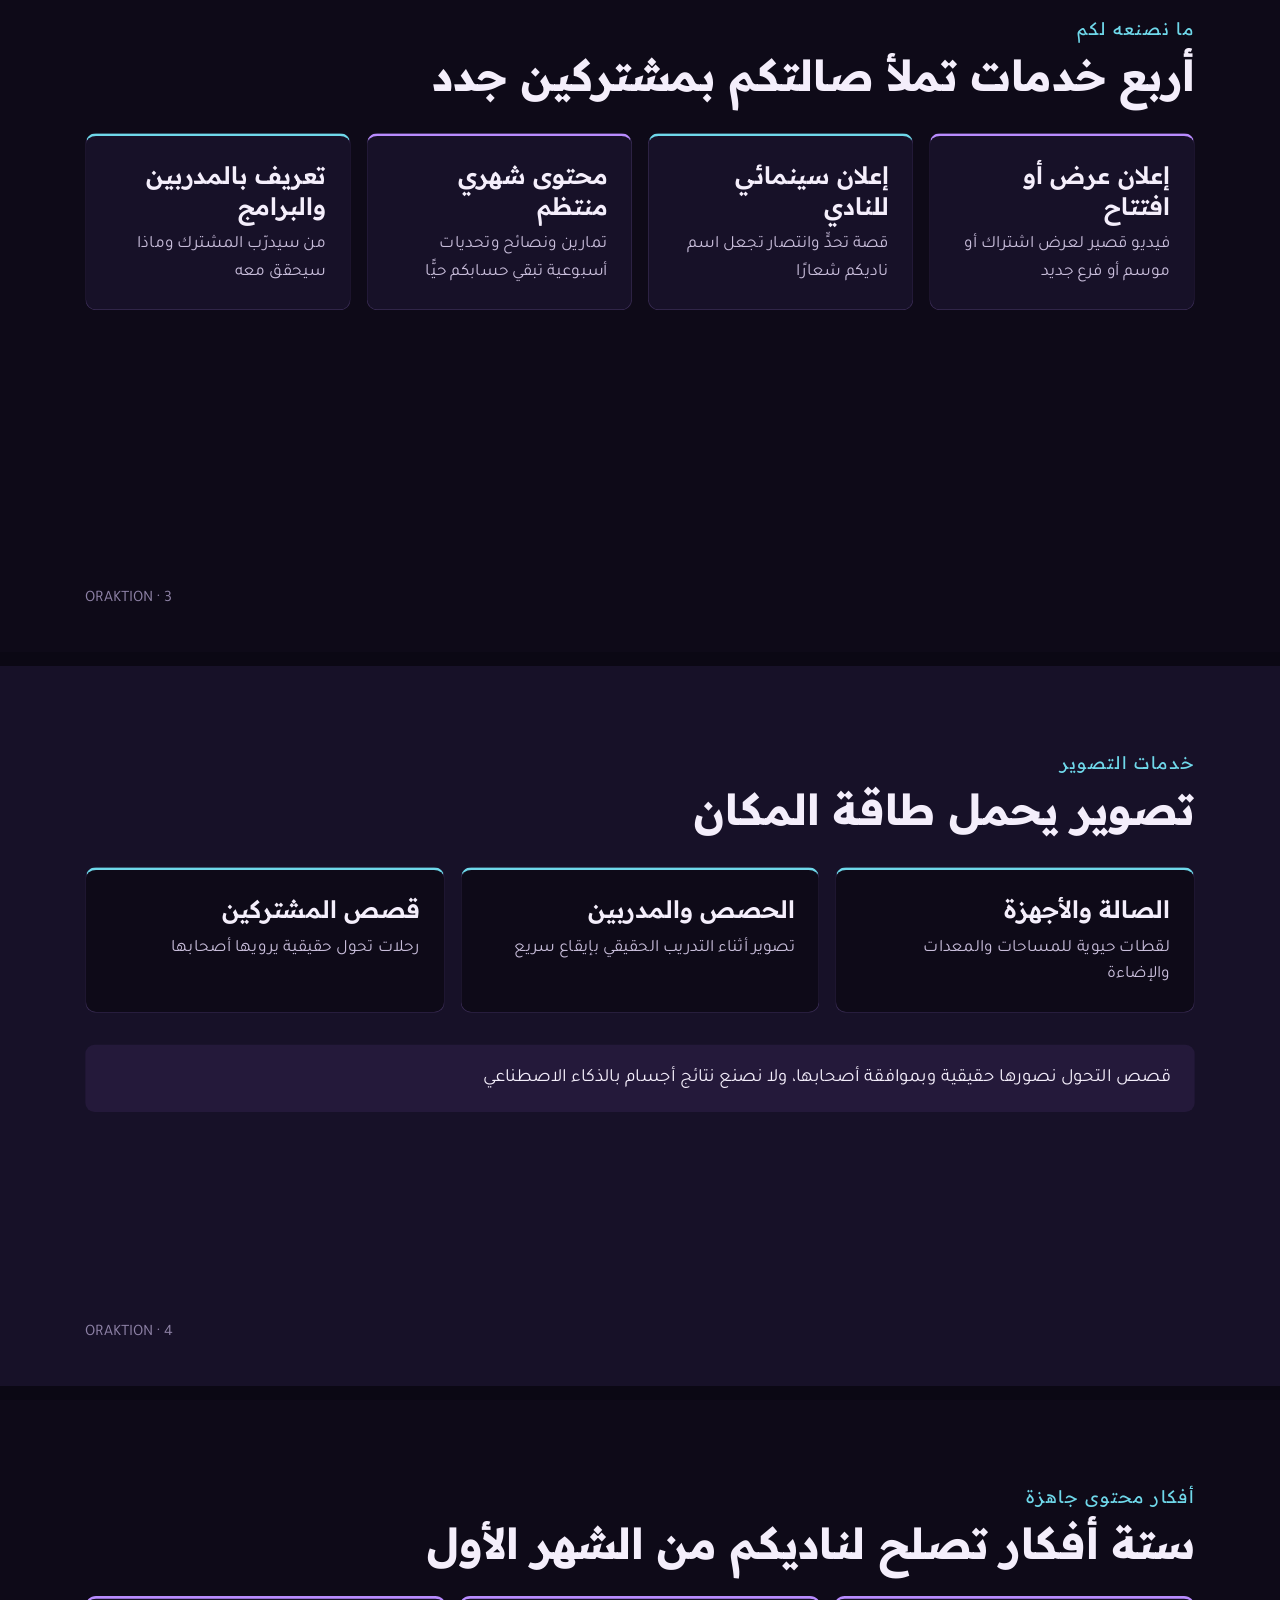
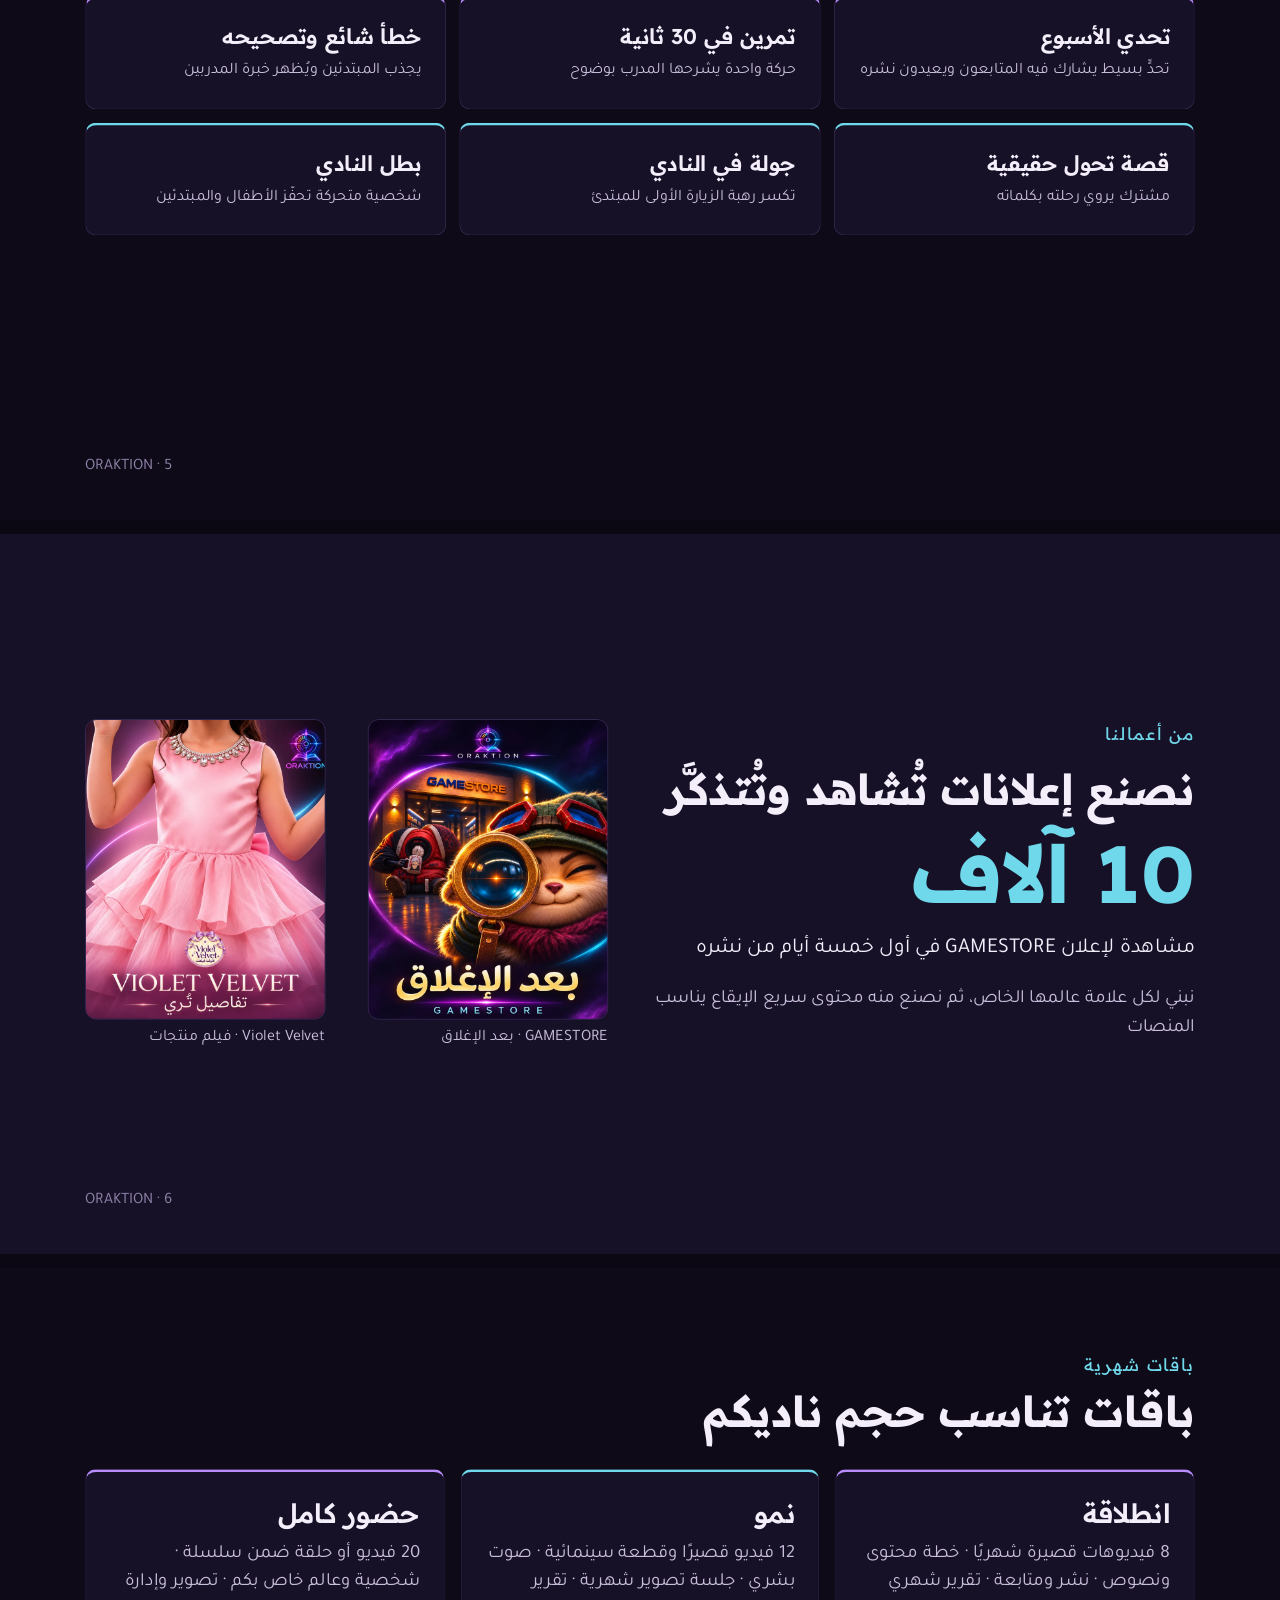
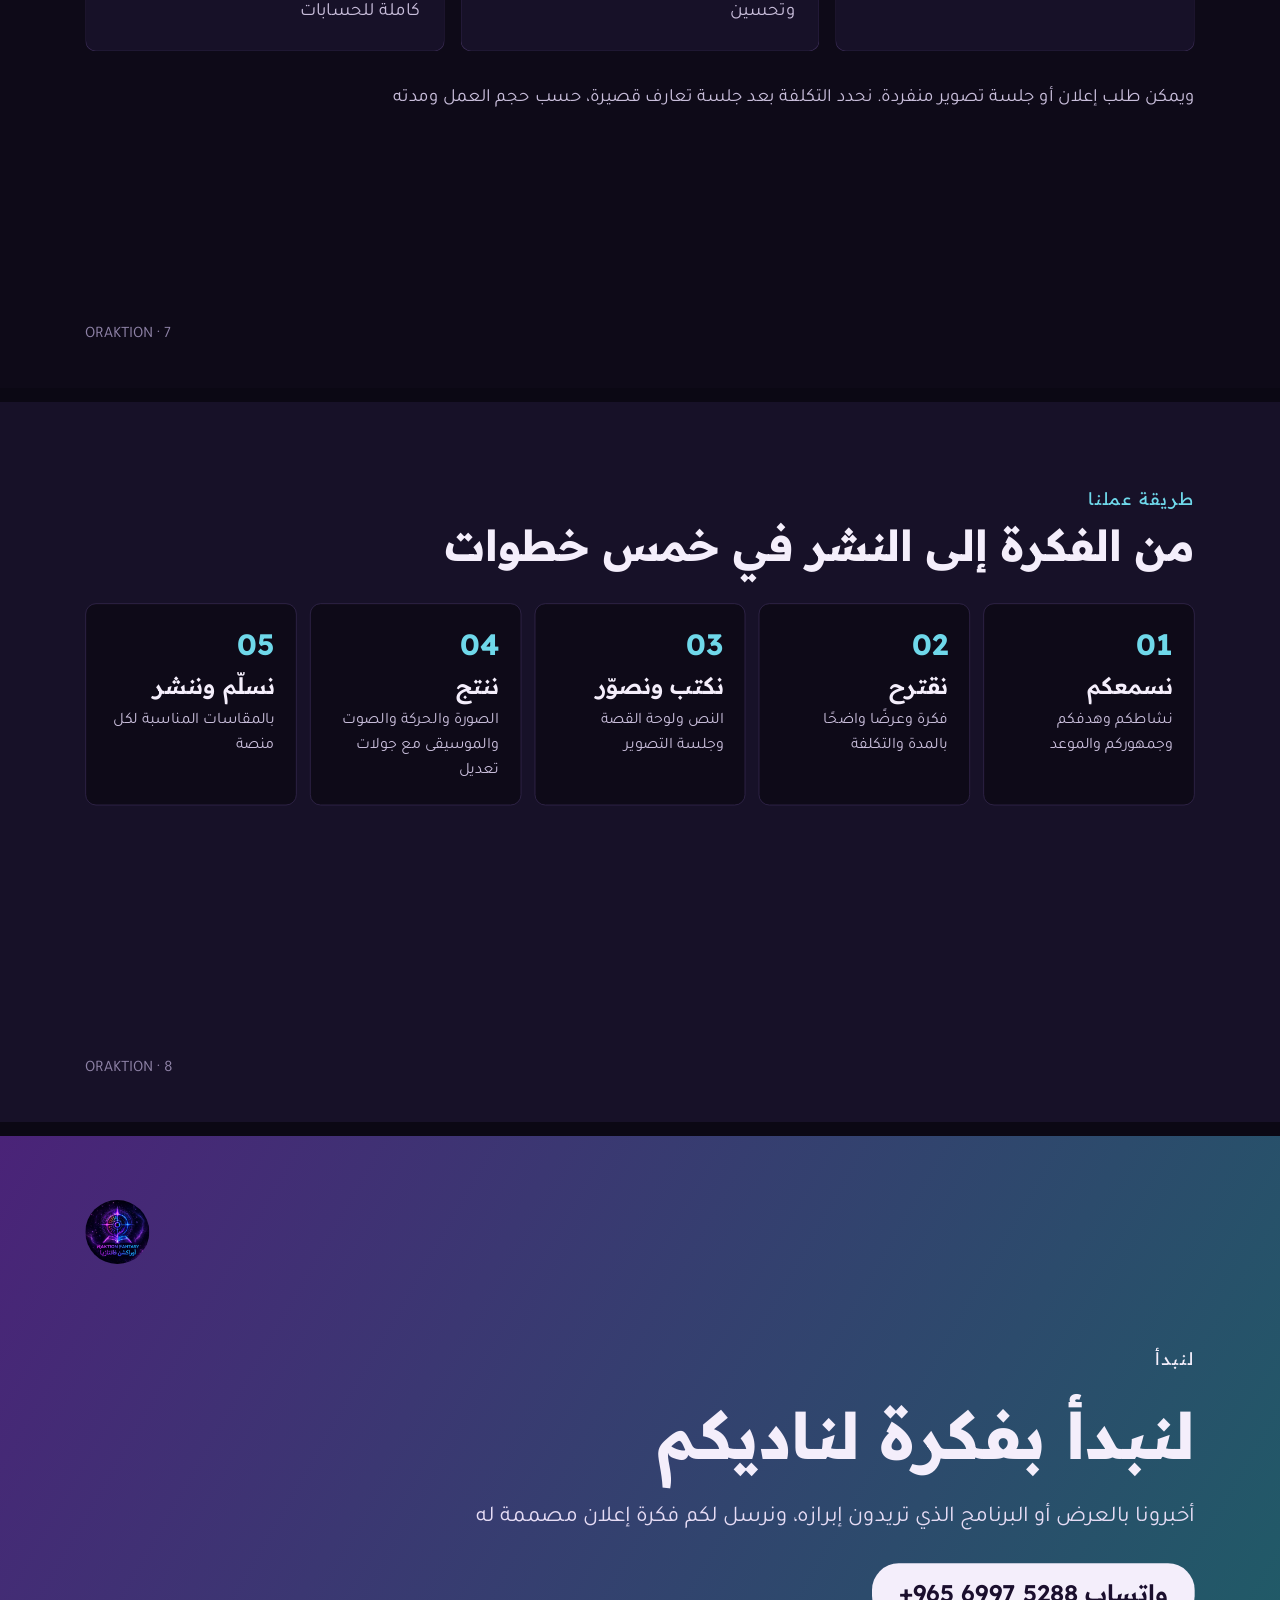
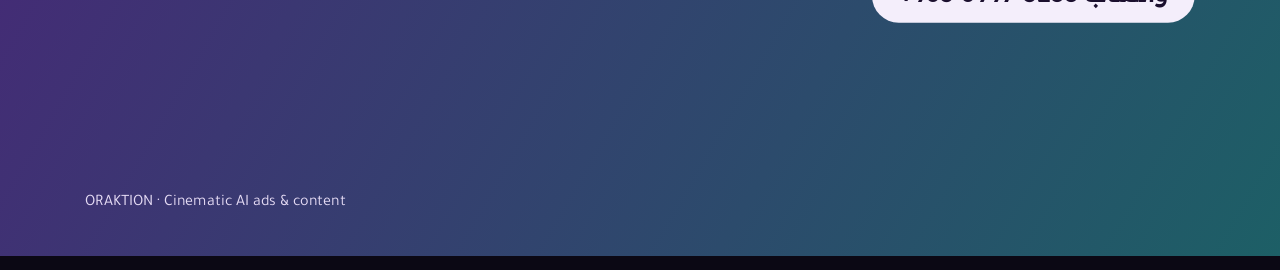
<file: oraktion/decks/gyms.html>
<!DOCTYPE html>
<html lang="ar"><head><meta charset="utf-8"><meta name="viewport" content="width=device-width,initial-scale=1">
<title>أوراكشن × النوادي الرياضية | ORAKTION</title><meta name="description" content="أوراكشن × النوادي الرياضية: إعلانات سينمائية ومحتوى وتصوير.">
<meta property="og:title" content="أوراكشن × النوادي الرياضية"><meta property="og:image" content="https://salman-creative-work.github.io/assets/oraktion-official-logo.jpg">
<meta name="theme-color" content="#0b0814"><link rel="icon" href="../../assets/favicon.svg">
<link rel="stylesheet" href="https://fonts.googleapis.com/css2?family=Readex+Pro:wght@400..700&family=Tajawal:wght@400;500;700&display=swap">
<style>
*{box-sizing:border-box}html,body{margin:0;background:#0b0814;color:#F4EEFB}
body{font-family:'Tajawal',Tahoma,sans-serif}
h1,h2,h3,p{margin:0}
.bar{position:fixed;top:0;left:0;right:0;z-index:20;display:flex;align-items:center;justify-content:space-between;gap:12px;padding:10px 18px;background:#0b0814e6;backdrop-filter:blur(10px);border-bottom:1px solid #ffffff1a;direction:rtl}
.bar a{color:#F4EEFB;text-decoration:none;font-size:15px}
.bar .brand{font-weight:700;letter-spacing:.25em;direction:ltr}
.bar .wa{background:linear-gradient(135deg,#7e41b4,#2a8f8c);padding:9px 16px;border-radius:9px;font-weight:600}
.deck{padding-top:64px}
.slide{position:relative;width:100%;overflow:hidden;margin:0 auto 14px;max-width:1600px}
.slide>section{position:absolute;top:0;left:0;width:1920px;height:1080px;transform-origin:0 0}
aside{display:none!important}
.cropbox{overflow:hidden;position:relative;flex:none}
.cropbox img{position:absolute;top:0;left:50%;transform:translateX(-50%);max-width:none}
.nav{position:fixed;bottom:18px;left:18px;z-index:20;display:flex;gap:8px;direction:ltr}
.nav button{width:46px;height:46px;border-radius:50%;border:1px solid #ffffff40;background:#0b0814cc;color:#fff;font-size:20px;cursor:pointer}
@media(min-width:901px){body.present .slide{display:none}body.present .slide.on{display:block}body.present .deck{display:flex;align-items:center;justify-content:center;min-height:100vh;padding-top:56px}}
@media(max-width:900px){
 .nav{display:none}.deck{padding:64px 12px 20px}
 .slide{height:auto!important;border-radius:16px;margin-bottom:16px}
 .slide>section{position:relative!important;width:auto!important;height:auto!important;transform:none!important;padding:28px 20px 44px!important;gap:18px!important;display:flex!important;flex-direction:column!important;justify-content:flex-start!important;align-items:stretch!important}
 .slide [style*="row-reverse"]{flex-direction:column!important;gap:14px!important}
 .slide h1{font-size:32px!important}.slide h2{font-size:28px!important}.slide h3{font-size:20px!important}
 .slide p{font-size:16px!important;max-width:none!important}
 .slide p[style*="font-size:120px"]{font-size:54px!important}.slide p[style*="font-size:44px"]{font-size:26px!important}
 .slide div[style*="padding"]{padding:18px!important}
 .slide [style*="position:absolute"]{position:static!important;width:auto!important}
 .slide img[alt^="شعار"]{width:56px!important;height:56px!important}
 .cropbox{width:100%!important;height:auto!important;aspect-ratio:4/5;max-width:420px;align-self:center}
 .cropbox img{width:107%!important}
 .slide div[style*="width:360px"]{width:100%!important}
 .slide p[style*="left:128px"]{text-align:right!important;font-size:13px!important;opacity:.7}
}
</style></head><body>
<header class="bar"><a class="brand" href="../">ORAKTION</a><span style="display:flex;gap:10px;align-items:center"><a href="#" id="play" style="border:1px solid #ffffff40;padding:8px 14px;border-radius:9px">▶ عرض</a><a class="wa" href="https://wa.me/96569975288?text=%D9%85%D8%B1%D8%AD%D8%A8%D9%8B%D8%A7%20%D8%A3%D9%88%D8%B1%D8%A7%D9%83%D8%B4%D9%86%D8%8C%20%D8%B4%D8%A7%D9%87%D8%AF%D8%AA%20%D8%B9%D8%B1%D8%B6%D9%83%D9%85%20%D9%88%D8%A3%D9%88%D8%AF%20%D8%A7%D9%84%D8%AA%D8%AD%D8%AF%D8%AB%20%D8%B9%D9%86%3A%20" target="_blank" rel="noopener">واتساب</a></span></header>
<main class="deck"><div class="slide"><section id="cover" data-transition="fade" style="background:radial-gradient(ellipse at 80% 20%, #3B1E63 0%, #0E0A18 60%);color:#F4EEFB;font-family:'Tajawal', Tahoma, sans-serif;padding:128px;display:flex;flex-direction:column;justify-content:center;gap:0px">
<img src="../../assets/oraktion-official-logo.jpg" alt="شعار أوراكشن" style="position:absolute;left:128px;top:96px;width:96px;height:96px;border-radius:48px;object-fit:cover"><div style="display:flex;flex-direction:row-reverse;gap:72px;align-items:center;flex:1"><div style="flex:1;display:flex;flex-direction:column;gap:28px"><p style="font-family:'Readex Pro', Tahoma, sans-serif;font-size:26px;letter-spacing:2px;color:#6FD8EA;text-align:right">‫ORAKTION · أوراكشن  ·  النوادي الرياضية‬</p><h1 style="font-family:'Readex Pro', Tahoma, sans-serif;font-size:88px;font-weight:700;line-height:1.2;text-align:right;color:#F4EEFB">‫طاقة ناديكم تصل قبل أن يصل المشترك‬</h1><p style="font-size:32px;line-height:1.6;text-align:right;color:#C9BEDB">‫عرض خدمات أوراكشن للنوادي الرياضية والصالات واستوديوهات اللياقة‬</p><p style="font-size:26px;text-align:right;color:#B98CFF">‫إعلانات سينمائية ومحتوى بالذكاء الاصطناعي · تصوير · صوت بشري‬</p></div><div class="cropbox" style="width:480px;height:600px;border-radius:20px;border:1px solid #4A3870"><img src="../../assets/covers-20261110/gamestore.webp" alt="GAMESTORE — إعلان سينمائي من أوراكشن" loading="lazy" style="width:510px;height:auto"></div></div>
<aside>نقدم أوراكشن للنوادي. الهدف: مشتركون جدد.</aside>
</section>
</div><div class="slide"><section id="challenge" data-transition="fade" style="background:linear-gradient(120deg, #4A2378 0%, #1D5F66 100%);color:#F4EEFB;font-family:'Tajawal', Tahoma, sans-serif;padding:128px 128px 160px;display:flex;flex-direction:column;justify-content:center;gap:40px">
<p style="font-family:'Readex Pro', Tahoma, sans-serif;font-size:26px;letter-spacing:2px;color:#F4EEFB;text-align:right">‫لماذا الآن‬</p><h2 style="font-family:'Readex Pro', Tahoma, sans-serif;font-size:96px;font-weight:700;line-height:1.2;text-align:right;color:#F4EEFB">‫المشترك الجديد يقرر من الشاشة‬</h2><p style="max-width:1300px;align-self:flex-end;font-size:36px;line-height:1.6;text-align:right;color:#E6DCF5">‫كثير من محتوى النوادي يخاطب من اشترك بالفعل. نحن نصنع محتوى يخاطب من لم يشترك بعد: يريه المكان والمدربين والنتيجة التي ينتظرها‬</p><p style="position:absolute;left:128px;right:128px;bottom:64px;font-size:24px;color:#8E82A6;text-align:left">‪ORAKTION · 2‬</p>
<aside>المحتوى يجب أن يخاطب من لم يشترك بعد.</aside>
</section>
</div><div class="slide"><section id="services" data-transition="fade" style="background:#0E0A18;color:#F4EEFB;font-family:'Tajawal', Tahoma, sans-serif;padding:128px 128px 160px;display:flex;flex-direction:column;justify-content:flex-start;gap:48px">
<div style="display:flex;flex-direction:column;gap:16px"><p style="font-family:'Readex Pro', Tahoma, sans-serif;font-size:26px;letter-spacing:2px;color:#6FD8EA;text-align:right">‫ما نصنعه لكم‬</p><h2 style="font-family:'Readex Pro', Tahoma, sans-serif;font-size:64px;font-weight:700;line-height:1.2;text-align:right;color:#F4EEFB">‫أربع خدمات تملأ صالتكم بمشتركين جدد‬</h2></div><div style="display:flex;flex-direction:row-reverse;gap:24px;align-items:stretch"><div style="flex:1;display:flex;flex-direction:column;gap:14px;background:#171128;padding:36px;border:1px solid #3A2C55;border-top:4px solid #B98CFF;border-radius:16px"><h3 style="font-family:'Readex Pro', Tahoma, sans-serif;font-size:36px;font-weight:600;line-height:1.3;text-align:right;color:#F4EEFB">‫إعلان عرض أو افتتاح‬</h3><p style="font-size:26px;line-height:1.55;text-align:right;color:#C9BEDB">‫فيديو قصير لعرض اشتراك أو موسم أو فرع جديد‬</p></div><div style="flex:1;display:flex;flex-direction:column;gap:14px;background:#171128;padding:36px;border:1px solid #3A2C55;border-top:4px solid #6FD8EA;border-radius:16px"><h3 style="font-family:'Readex Pro', Tahoma, sans-serif;font-size:36px;font-weight:600;line-height:1.3;text-align:right;color:#F4EEFB">‫إعلان سينمائي للنادي‬</h3><p style="font-size:26px;line-height:1.55;text-align:right;color:#C9BEDB">‫قصة تحدٍّ وانتصار تجعل اسم ناديكم شعارًا‬</p></div><div style="flex:1;display:flex;flex-direction:column;gap:14px;background:#171128;padding:36px;border:1px solid #3A2C55;border-top:4px solid #B98CFF;border-radius:16px"><h3 style="font-family:'Readex Pro', Tahoma, sans-serif;font-size:36px;font-weight:600;line-height:1.3;text-align:right;color:#F4EEFB">‫محتوى شهري منتظم‬</h3><p style="font-size:26px;line-height:1.55;text-align:right;color:#C9BEDB">‫تمارين ونصائح وتحديات أسبوعية تبقي حسابكم حيًّا‬</p></div><div style="flex:1;display:flex;flex-direction:column;gap:14px;background:#171128;padding:36px;border:1px solid #3A2C55;border-top:4px solid #6FD8EA;border-radius:16px"><h3 style="font-family:'Readex Pro', Tahoma, sans-serif;font-size:36px;font-weight:600;line-height:1.3;text-align:right;color:#F4EEFB">‫تعريف بالمدربين والبرامج‬</h3><p style="font-size:26px;line-height:1.55;text-align:right;color:#C9BEDB">‫من سيدرّب المشترك وماذا سيحقق معه‬</p></div></div><p style="position:absolute;left:128px;right:128px;bottom:64px;font-size:24px;color:#8E82A6;text-align:left">‪ORAKTION · 3‬</p>
<aside>الخدمات الأربع.</aside>
</section>
</div><div class="slide"><section id="photo" data-transition="fade" style="background:#171128;color:#F4EEFB;font-family:'Tajawal', Tahoma, sans-serif;padding:128px 128px 160px;display:flex;flex-direction:column;justify-content:flex-start;gap:48px">
<div style="display:flex;flex-direction:column;gap:16px"><p style="font-family:'Readex Pro', Tahoma, sans-serif;font-size:26px;letter-spacing:2px;color:#6FD8EA;text-align:right">‫خدمات التصوير‬</p><h2 style="font-family:'Readex Pro', Tahoma, sans-serif;font-size:64px;font-weight:700;line-height:1.2;text-align:right;color:#F4EEFB">‫تصوير يحمل طاقة المكان‬</h2></div><div style="display:flex;flex-direction:row-reverse;gap:24px;align-items:stretch"><div style="flex:1;display:flex;flex-direction:column;gap:14px;background:#0E0A18;padding:36px;border:1px solid #3A2C55;border-top:4px solid #6FD8EA;border-radius:16px"><h3 style="font-family:'Readex Pro', Tahoma, sans-serif;font-size:36px;font-weight:600;line-height:1.3;text-align:right;color:#F4EEFB">‫الصالة والأجهزة‬</h3><p style="font-size:26px;line-height:1.55;text-align:right;color:#C9BEDB">‫لقطات حيوية للمساحات والمعدات والإضاءة‬</p></div><div style="flex:1;display:flex;flex-direction:column;gap:14px;background:#0E0A18;padding:36px;border:1px solid #3A2C55;border-top:4px solid #6FD8EA;border-radius:16px"><h3 style="font-family:'Readex Pro', Tahoma, sans-serif;font-size:36px;font-weight:600;line-height:1.3;text-align:right;color:#F4EEFB">‫الحصص والمدربين‬</h3><p style="font-size:26px;line-height:1.55;text-align:right;color:#C9BEDB">‫تصوير أثناء التدريب الحقيقي بإيقاع سريع‬</p></div><div style="flex:1;display:flex;flex-direction:column;gap:14px;background:#0E0A18;padding:36px;border:1px solid #3A2C55;border-top:4px solid #6FD8EA;border-radius:16px"><h3 style="font-family:'Readex Pro', Tahoma, sans-serif;font-size:36px;font-weight:600;line-height:1.3;text-align:right;color:#F4EEFB">‫قصص المشتركين‬</h3><p style="font-size:26px;line-height:1.55;text-align:right;color:#C9BEDB">‫رحلات تحول حقيقية يرويها أصحابها‬</p></div></div><p style="font-size:28px;line-height:1.6;text-align:right;color:#F4EEFB;background:#24193A;padding:28px 36px;border-radius:14px">‫قصص التحول نصورها حقيقية وبموافقة أصحابها، ولا نصنع نتائج أجسام بالذكاء الاصطناعي‬</p><p style="position:absolute;left:128px;right:128px;bottom:64px;font-size:24px;color:#8E82A6;text-align:left">‪ORAKTION · 4‬</p>
<aside>التصوير الحقيقي للطاقة والمدربين، والتحول حقيقي فقط.</aside>
</section>
</div><div class="slide"><section id="ideas" data-transition="fade" style="background:#0E0A18;color:#F4EEFB;font-family:'Tajawal', Tahoma, sans-serif;padding:128px 128px 160px;display:flex;flex-direction:column;justify-content:flex-start;gap:40px">
<div style="display:flex;flex-direction:column;gap:16px"><p style="font-family:'Readex Pro', Tahoma, sans-serif;font-size:26px;letter-spacing:2px;color:#6FD8EA;text-align:right">‫أفكار محتوى جاهزة‬</p><h2 style="font-family:'Readex Pro', Tahoma, sans-serif;font-size:64px;font-weight:700;line-height:1.2;text-align:right;color:#F4EEFB">‫ستة أفكار تصلح لناديكم من الشهر الأول‬</h2></div><div style="display:flex;flex-direction:column;gap:20px"><div style="display:flex;flex-direction:row-reverse;gap:20px;align-items:stretch"><div style="flex:1;display:flex;flex-direction:column;gap:14px;background:#171128;padding:36px;border:1px solid #3A2C55;border-top:4px solid #B98CFF;border-radius:16px"><h3 style="font-family:'Readex Pro', Tahoma, sans-serif;font-size:32px;font-weight:600;line-height:1.3;text-align:right;color:#F4EEFB">‫تحدي الأسبوع‬</h3><p style="font-size:24px;line-height:1.55;text-align:right;color:#C9BEDB">‫تحدٍّ بسيط يشارك فيه المتابعون ويعيدون نشره‬</p></div><div style="flex:1;display:flex;flex-direction:column;gap:14px;background:#171128;padding:36px;border:1px solid #3A2C55;border-top:4px solid #B98CFF;border-radius:16px"><h3 style="font-family:'Readex Pro', Tahoma, sans-serif;font-size:32px;font-weight:600;line-height:1.3;text-align:right;color:#F4EEFB">‫تمرين في 30 ثانية‬</h3><p style="font-size:24px;line-height:1.55;text-align:right;color:#C9BEDB">‫حركة واحدة يشرحها المدرب بوضوح‬</p></div><div style="flex:1;display:flex;flex-direction:column;gap:14px;background:#171128;padding:36px;border:1px solid #3A2C55;border-top:4px solid #B98CFF;border-radius:16px"><h3 style="font-family:'Readex Pro', Tahoma, sans-serif;font-size:32px;font-weight:600;line-height:1.3;text-align:right;color:#F4EEFB">‫خطأ شائع وتصحيحه‬</h3><p style="font-size:24px;line-height:1.55;text-align:right;color:#C9BEDB">‫يجذب المبتدئين ويُظهر خبرة المدربين‬</p></div></div><div style="display:flex;flex-direction:row-reverse;gap:20px;align-items:stretch"><div style="flex:1;display:flex;flex-direction:column;gap:14px;background:#171128;padding:36px;border:1px solid #3A2C55;border-top:4px solid #6FD8EA;border-radius:16px"><h3 style="font-family:'Readex Pro', Tahoma, sans-serif;font-size:32px;font-weight:600;line-height:1.3;text-align:right;color:#F4EEFB">‫قصة تحول حقيقية‬</h3><p style="font-size:24px;line-height:1.55;text-align:right;color:#C9BEDB">‫مشترك يروي رحلته بكلماته‬</p></div><div style="flex:1;display:flex;flex-direction:column;gap:14px;background:#171128;padding:36px;border:1px solid #3A2C55;border-top:4px solid #6FD8EA;border-radius:16px"><h3 style="font-family:'Readex Pro', Tahoma, sans-serif;font-size:32px;font-weight:600;line-height:1.3;text-align:right;color:#F4EEFB">‫جولة في النادي‬</h3><p style="font-size:24px;line-height:1.55;text-align:right;color:#C9BEDB">‫تكسر رهبة الزيارة الأولى للمبتدئ‬</p></div><div style="flex:1;display:flex;flex-direction:column;gap:14px;background:#171128;padding:36px;border:1px solid #3A2C55;border-top:4px solid #6FD8EA;border-radius:16px"><h3 style="font-family:'Readex Pro', Tahoma, sans-serif;font-size:32px;font-weight:600;line-height:1.3;text-align:right;color:#F4EEFB">‫بطل النادي‬</h3><p style="font-size:24px;line-height:1.55;text-align:right;color:#C9BEDB">‫شخصية متحركة تحفّز الأطفال والمبتدئين‬</p></div></div></div><p style="position:absolute;left:128px;right:128px;bottom:64px;font-size:24px;color:#8E82A6;text-align:left">‪ORAKTION · 5‬</p>
<aside>أفكار جاهزة للبدء.</aside>
</section>
</div><div class="slide"><section id="proof" data-transition="fade" style="background:#171128;color:#F4EEFB;font-family:'Tajawal', Tahoma, sans-serif;padding:128px 128px 160px;display:flex;flex-direction:column;justify-content:center;gap:0px">
<div style="display:flex;flex-direction:row-reverse;gap:64px;align-items:center;flex:1"><div style="flex:1;display:flex;flex-direction:column;gap:28px"><p style="font-family:'Readex Pro', Tahoma, sans-serif;font-size:26px;letter-spacing:2px;color:#6FD8EA;text-align:right">‫من أعمالنا‬</p><h2 style="font-family:'Readex Pro', Tahoma, sans-serif;font-size:64px;font-weight:700;line-height:1.2;text-align:right;color:#F4EEFB">‫نصنع إعلانات تُشاهد وتُتذكَّر‬</h2><p style="font-family:'Readex Pro', Tahoma, sans-serif;font-size:120px;font-weight:700;line-height:1;text-align:right;color:#6FD8EA">‫10 آلاف‬</p><p style="font-size:32px;line-height:1.6;text-align:right;color:#F4EEFB">‫مشاهدة لإعلان GAMESTORE في أول خمسة أيام من نشره‬</p><p style="font-size:28px;line-height:1.6;text-align:right;color:#C9BEDB">‫نبني لكل علامة عالمها الخاص، ثم نصنع منه محتوى سريع الإيقاع يناسب المنصات‬</p></div><div style="display:flex;flex-direction:column;gap:14px;width:360px"><div class="cropbox" style="width:360px;height:450px;border-radius:16px;border:1px solid #4A3870"><img src="../../assets/covers-20261110/gamestore.webp" alt="GAMESTORE · بعد الإغلاق" loading="lazy" style="width:383px;height:auto"></div><p style="font-size:24px;text-align:right;color:#C9BEDB">‫GAMESTORE · بعد الإغلاق‬</p></div><div style="display:flex;flex-direction:column;gap:14px;width:360px"><div class="cropbox" style="width:360px;height:450px;border-radius:16px;border:1px solid #4A3870"><img src="../../assets/covers-20261110/violet.webp" alt="Violet Velvet · فيلم منتجات" loading="lazy" style="width:388px;height:auto"></div><p style="font-size:24px;text-align:right;color:#C9BEDB">‫Violet Velvet · فيلم منتجات‬</p></div></div><p style="position:absolute;left:128px;right:128px;bottom:64px;font-size:24px;color:#8E82A6;text-align:left">‪ORAKTION · 6‬</p>
<aside>الدليل: 10 آلاف مشاهدة في خمسة أيام.</aside>
</section>
</div><div class="slide"><section id="packages" data-transition="fade" style="background:#0E0A18;color:#F4EEFB;font-family:'Tajawal', Tahoma, sans-serif;padding:128px 128px 160px;display:flex;flex-direction:column;justify-content:flex-start;gap:48px">
<div style="display:flex;flex-direction:column;gap:16px"><p style="font-family:'Readex Pro', Tahoma, sans-serif;font-size:26px;letter-spacing:2px;color:#6FD8EA;text-align:right">‫باقات شهرية‬</p><h2 style="font-family:'Readex Pro', Tahoma, sans-serif;font-size:64px;font-weight:700;line-height:1.2;text-align:right;color:#F4EEFB">‫باقات تناسب حجم ناديكم‬</h2></div><div style="display:flex;flex-direction:row-reverse;gap:24px;align-items:stretch"><div style="flex:1;display:flex;flex-direction:column;gap:14px;background:#171128;padding:36px;border:1px solid #3A2C55;border-top:4px solid #B98CFF;border-radius:16px"><h3 style="font-family:'Readex Pro', Tahoma, sans-serif;font-size:40px;font-weight:600;line-height:1.3;text-align:right;color:#F4EEFB">‫انطلاقة‬</h3><p style="font-size:28px;line-height:1.55;text-align:right;color:#C9BEDB">‫8 فيديوهات قصيرة شهريًا · خطة محتوى ونصوص · نشر ومتابعة · تقرير شهري‬</p></div><div style="flex:1;display:flex;flex-direction:column;gap:14px;background:#171128;padding:36px;border:1px solid #3A2C55;border-top:4px solid #6FD8EA;border-radius:16px"><h3 style="font-family:'Readex Pro', Tahoma, sans-serif;font-size:40px;font-weight:600;line-height:1.3;text-align:right;color:#F4EEFB">‫نمو‬</h3><p style="font-size:28px;line-height:1.55;text-align:right;color:#C9BEDB">‫12 فيديو قصيرًا وقطعة سينمائية · صوت بشري · جلسة تصوير شهرية · تقرير وتحسين‬</p></div><div style="flex:1;display:flex;flex-direction:column;gap:14px;background:#171128;padding:36px;border:1px solid #3A2C55;border-top:4px solid #B98CFF;border-radius:16px"><h3 style="font-family:'Readex Pro', Tahoma, sans-serif;font-size:40px;font-weight:600;line-height:1.3;text-align:right;color:#F4EEFB">‫حضور كامل‬</h3><p style="font-size:28px;line-height:1.55;text-align:right;color:#C9BEDB">‫20 فيديو أو حلقة ضمن سلسلة · شخصية وعالم خاص بكم · تصوير وإدارة كاملة للحسابات‬</p></div></div><p style="font-size:28px;line-height:1.6;text-align:right;color:#C9BEDB">‫ويمكن طلب إعلان أو جلسة تصوير منفردة. نحدد التكلفة بعد جلسة تعارف قصيرة، حسب حجم العمل ومدته‬</p><p style="position:absolute;left:128px;right:128px;bottom:64px;font-size:24px;color:#8E82A6;text-align:left">‪ORAKTION · 7‬</p>
<aside>نعرض الباقات دون أسعار. السعر يُناقش بعد جلسة التعارف حسب الحجم.</aside>
</section>
</div><div class="slide"><section id="process" data-transition="fade" style="background:#171128;color:#F4EEFB;font-family:'Tajawal', Tahoma, sans-serif;padding:128px 128px 160px;display:flex;flex-direction:column;justify-content:flex-start;gap:48px">
<div style="display:flex;flex-direction:column;gap:16px"><p style="font-family:'Readex Pro', Tahoma, sans-serif;font-size:26px;letter-spacing:2px;color:#6FD8EA;text-align:right">‫طريقة عملنا‬</p><h2 style="font-family:'Readex Pro', Tahoma, sans-serif;font-size:64px;font-weight:700;line-height:1.2;text-align:right;color:#F4EEFB">‫من الفكرة إلى النشر في خمس خطوات‬</h2></div><div style="display:flex;flex-direction:row-reverse;gap:20px;align-items:stretch"><div style="flex:1;display:flex;flex-direction:column;gap:14px;background:#0E0A18;padding:32px;border-radius:16px;border:1px solid #3A2C55"><p style="font-family:'Readex Pro', Tahoma, sans-serif;font-size:44px;font-weight:700;text-align:right;color:#6FD8EA">‪01‬</p><h3 style="font-family:'Readex Pro', Tahoma, sans-serif;font-size:34px;font-weight:600;text-align:right;color:#F4EEFB">‫نسمعكم‬</h3><p style="font-size:24px;line-height:1.55;text-align:right;color:#C9BEDB">‫نشاطكم وهدفكم وجمهوركم والموعد‬</p></div><div style="flex:1;display:flex;flex-direction:column;gap:14px;background:#0E0A18;padding:32px;border-radius:16px;border:1px solid #3A2C55"><p style="font-family:'Readex Pro', Tahoma, sans-serif;font-size:44px;font-weight:700;text-align:right;color:#6FD8EA">‪02‬</p><h3 style="font-family:'Readex Pro', Tahoma, sans-serif;font-size:34px;font-weight:600;text-align:right;color:#F4EEFB">‫نقترح‬</h3><p style="font-size:24px;line-height:1.55;text-align:right;color:#C9BEDB">‫فكرة وعرضًا واضحًا بالمدة والتكلفة‬</p></div><div style="flex:1;display:flex;flex-direction:column;gap:14px;background:#0E0A18;padding:32px;border-radius:16px;border:1px solid #3A2C55"><p style="font-family:'Readex Pro', Tahoma, sans-serif;font-size:44px;font-weight:700;text-align:right;color:#6FD8EA">‪03‬</p><h3 style="font-family:'Readex Pro', Tahoma, sans-serif;font-size:34px;font-weight:600;text-align:right;color:#F4EEFB">‫نكتب ونصوّر‬</h3><p style="font-size:24px;line-height:1.55;text-align:right;color:#C9BEDB">‫النص ولوحة القصة وجلسة التصوير‬</p></div><div style="flex:1;display:flex;flex-direction:column;gap:14px;background:#0E0A18;padding:32px;border-radius:16px;border:1px solid #3A2C55"><p style="font-family:'Readex Pro', Tahoma, sans-serif;font-size:44px;font-weight:700;text-align:right;color:#6FD8EA">‪04‬</p><h3 style="font-family:'Readex Pro', Tahoma, sans-serif;font-size:34px;font-weight:600;text-align:right;color:#F4EEFB">‫ننتج‬</h3><p style="font-size:24px;line-height:1.55;text-align:right;color:#C9BEDB">‫الصورة والحركة والصوت والموسيقى مع جولات تعديل‬</p></div><div style="flex:1;display:flex;flex-direction:column;gap:14px;background:#0E0A18;padding:32px;border-radius:16px;border:1px solid #3A2C55"><p style="font-family:'Readex Pro', Tahoma, sans-serif;font-size:44px;font-weight:700;text-align:right;color:#6FD8EA">‪05‬</p><h3 style="font-family:'Readex Pro', Tahoma, sans-serif;font-size:34px;font-weight:600;text-align:right;color:#F4EEFB">‫نسلّم وننشر‬</h3><p style="font-size:24px;line-height:1.55;text-align:right;color:#C9BEDB">‫بالمقاسات المناسبة لكل منصة‬</p></div></div><p style="position:absolute;left:128px;right:128px;bottom:64px;font-size:24px;color:#8E82A6;text-align:left">‪ORAKTION · 8‬</p>
<aside>خمس خطوات واضحة. نؤكد أن العميل يرى النص قبل الإنتاج ويعتمده.</aside>
</section>
</div><div class="slide"><section id="cta" data-transition="fade" style="background:linear-gradient(120deg, #4A2378 0%, #1D5F66 100%);color:#F4EEFB;font-family:'Tajawal', Tahoma, sans-serif;padding:128px 128px 160px;display:flex;flex-direction:column;justify-content:center;gap:40px">
<img src="../../assets/oraktion-official-logo.jpg" alt="شعار أوراكشن" style="position:absolute;left:128px;top:96px;width:96px;height:96px;border-radius:48px;object-fit:cover"><p style="font-family:'Readex Pro', Tahoma, sans-serif;font-size:26px;letter-spacing:2px;color:#F4EEFB;text-align:right">‫لنبدأ‬</p><h2 style="font-family:'Readex Pro', Tahoma, sans-serif;font-size:96px;font-weight:700;line-height:1.2;text-align:right;color:#F4EEFB">‫لنبدأ بفكرة لناديكم‬</h2><p style="max-width:1300px;align-self:flex-end;font-size:34px;line-height:1.6;text-align:right;color:#E6DCF5">‫أخبرونا بالعرض أو البرنامج الذي تريدون إبرازه، ونرسل لكم فكرة إعلان مصممة له‬</p><div style="display:flex;flex-direction:row-reverse;gap:24px"><p style="font-family:'Readex Pro', Tahoma, sans-serif;font-size:36px;font-weight:600;color:#1B0F2E;background:#F4EEFB;padding:22px 40px;border-radius:40px;text-align:center">‫واتساب  ‬‪+965 6997 5288‬</p></div><p style="position:absolute;left:128px;bottom:64px;font-size:24px;color:#E6DCF5;text-align:left">‪ORAKTION · Cinematic AI ads &amp; content‬</p>
<aside>نختم بطلب محدد: يرسلون الخدمة أو الدورة التي يريدون إبرازها ونرسل فكرة مصممة لها.</aside>
</section>
</div></main>
<div class="nav"><button id="prev" aria-label="التالي">‹</button><button id="next" aria-label="السابق">›</button></div>
<script>
const slides=[...document.querySelectorAll('.slide')];
function fit(){const mob=innerWidth<=900;slides.forEach(s=>{const sec=s.firstElementChild;if(mob){sec.style.transform='';s.style.height='';return;}
 const present=document.body.classList.contains('present');let w=s.parentElement.clientWidth-(present?0:0);
 if(present){const h=innerHeight-80;w=Math.min(innerWidth-40,h*16/9);s.style.width=w+'px';}else{s.style.width='';w=s.clientWidth;}
 const k=w/1920;sec.style.transform='scale('+k+')';s.style.height=(1080*k)+'px';});}
let cur=0;function show(i){cur=Math.max(0,Math.min(slides.length-1,i));slides.forEach((s,j)=>s.classList.toggle('on',j===cur));fit();}
document.getElementById('play').onclick=(e)=>{e.preventDefault();document.body.classList.toggle('present');show(cur);};
document.getElementById('prev').onclick=()=>show(cur+1);document.getElementById('next').onclick=()=>show(cur-1);
addEventListener('keydown',e=>{if(!document.body.classList.contains('present'))return;if(e.key==='ArrowLeft'||e.key===' ')show(cur+1);if(e.key==='ArrowRight')show(cur-1);if(e.key==='Escape'){document.body.classList.remove('present');fit();}});
let tx=null;addEventListener('touchstart',e=>tx=e.touches[0].clientX,{passive:true});addEventListener('touchend',e=>{if(tx===null||!document.body.classList.contains('present'))return;const dx=e.changedTouches[0].clientX-tx;if(Math.abs(dx)>50)show(cur+(dx>0?1:-1));tx=null;});
addEventListener('resize',fit);show(0);document.fonts&&document.fonts.ready.then(fit);
</script></body></html>
</file>
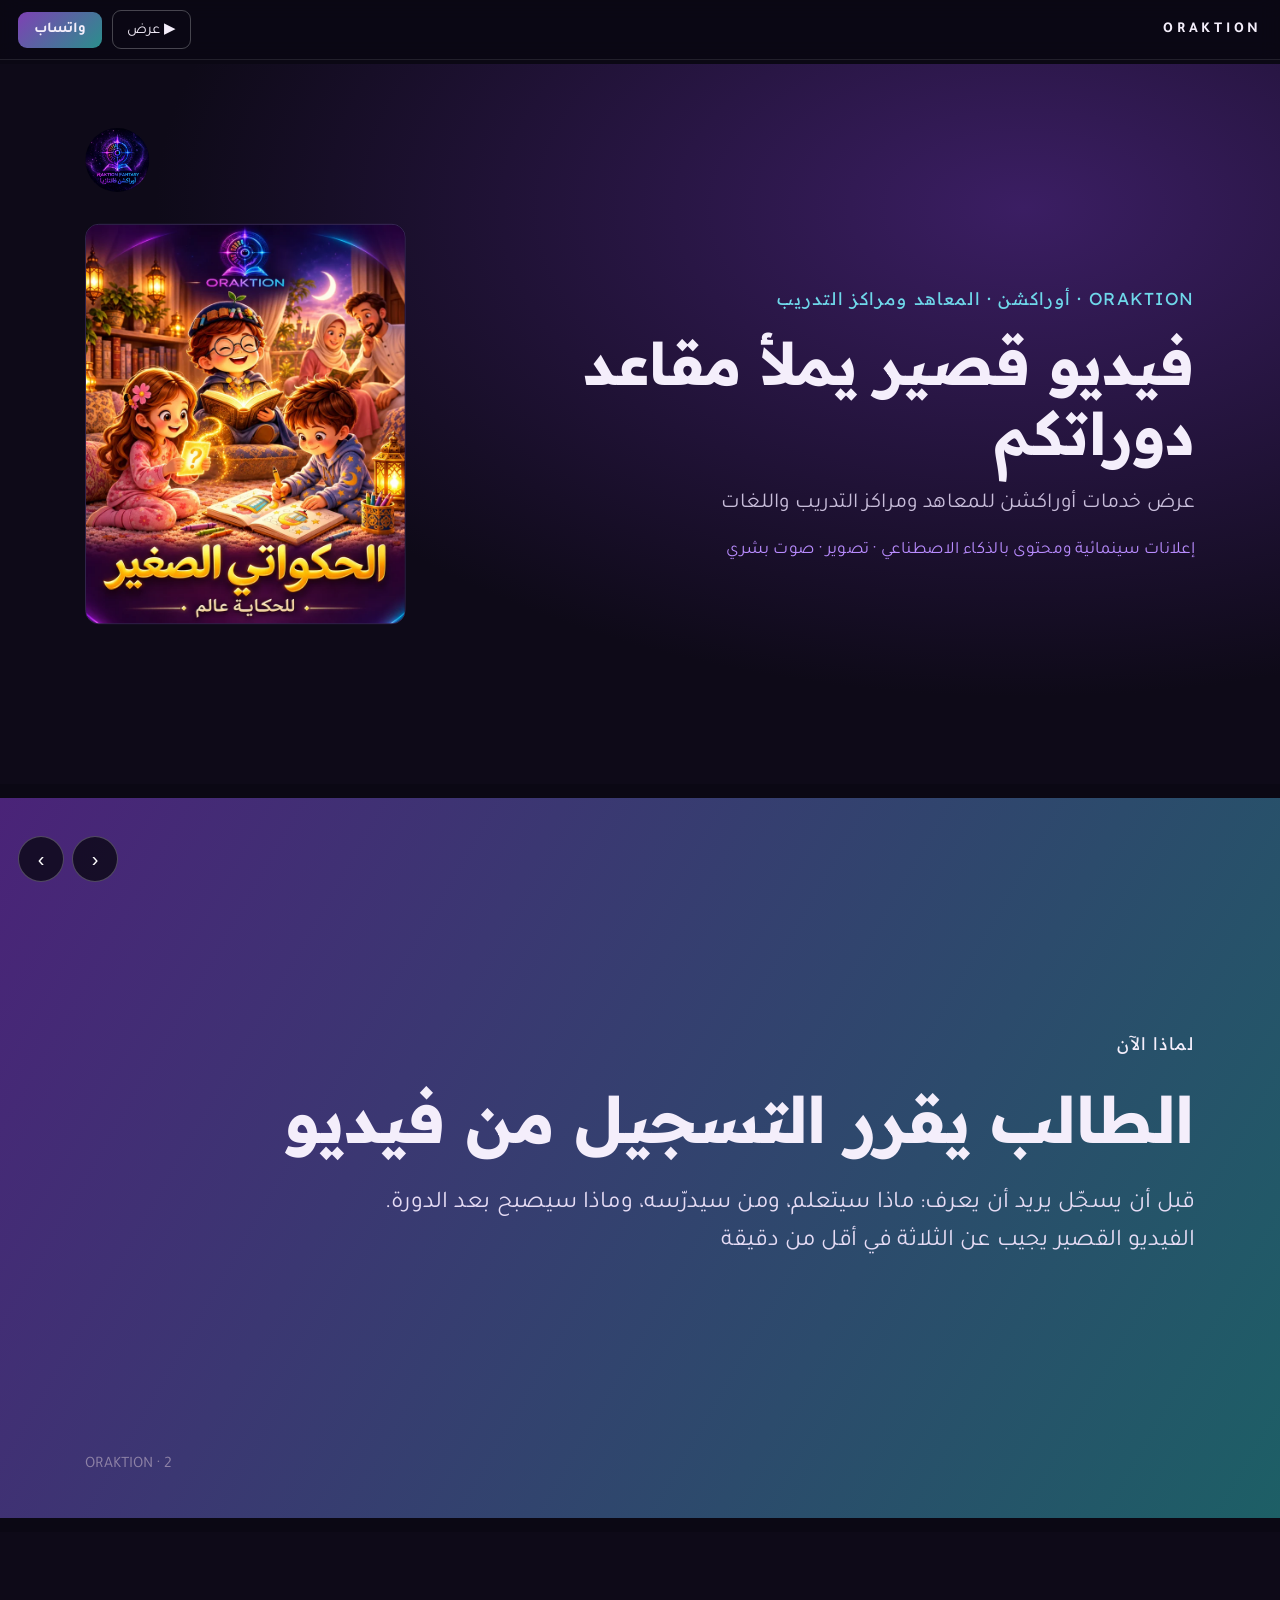
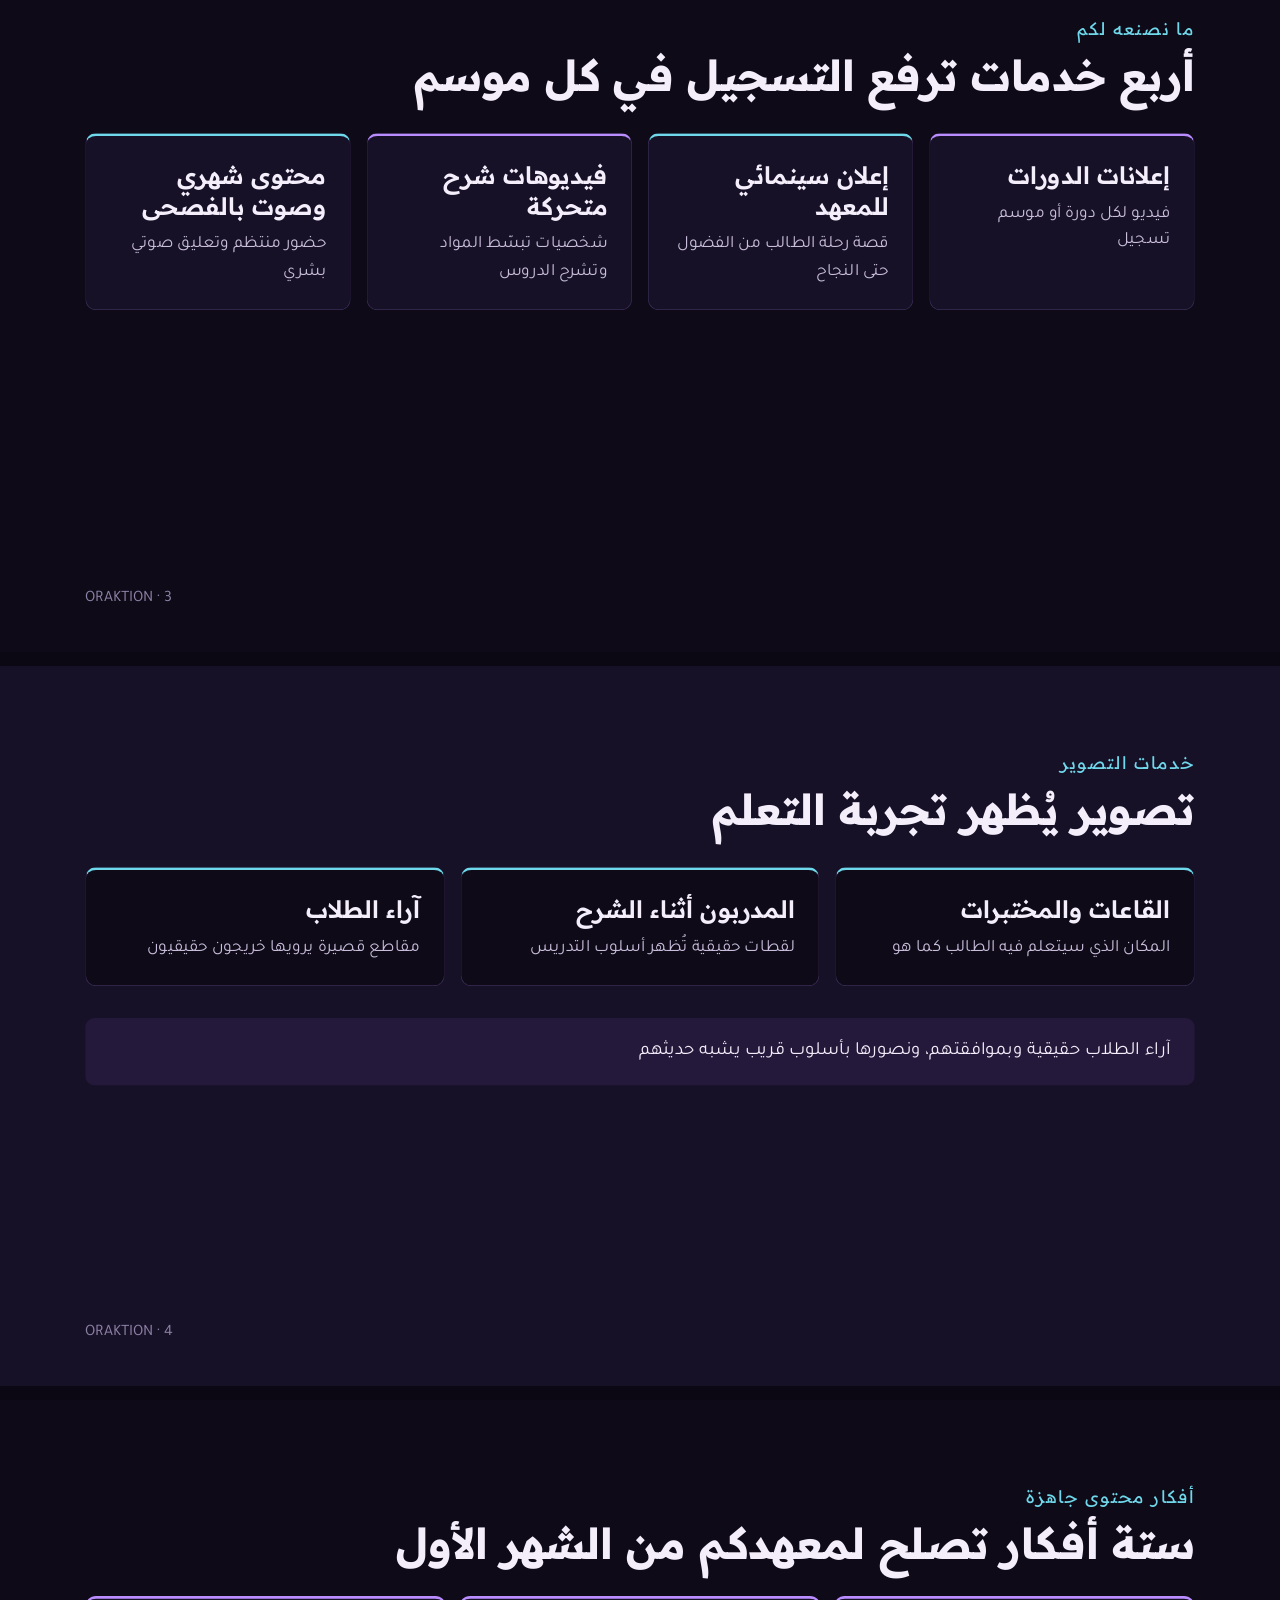
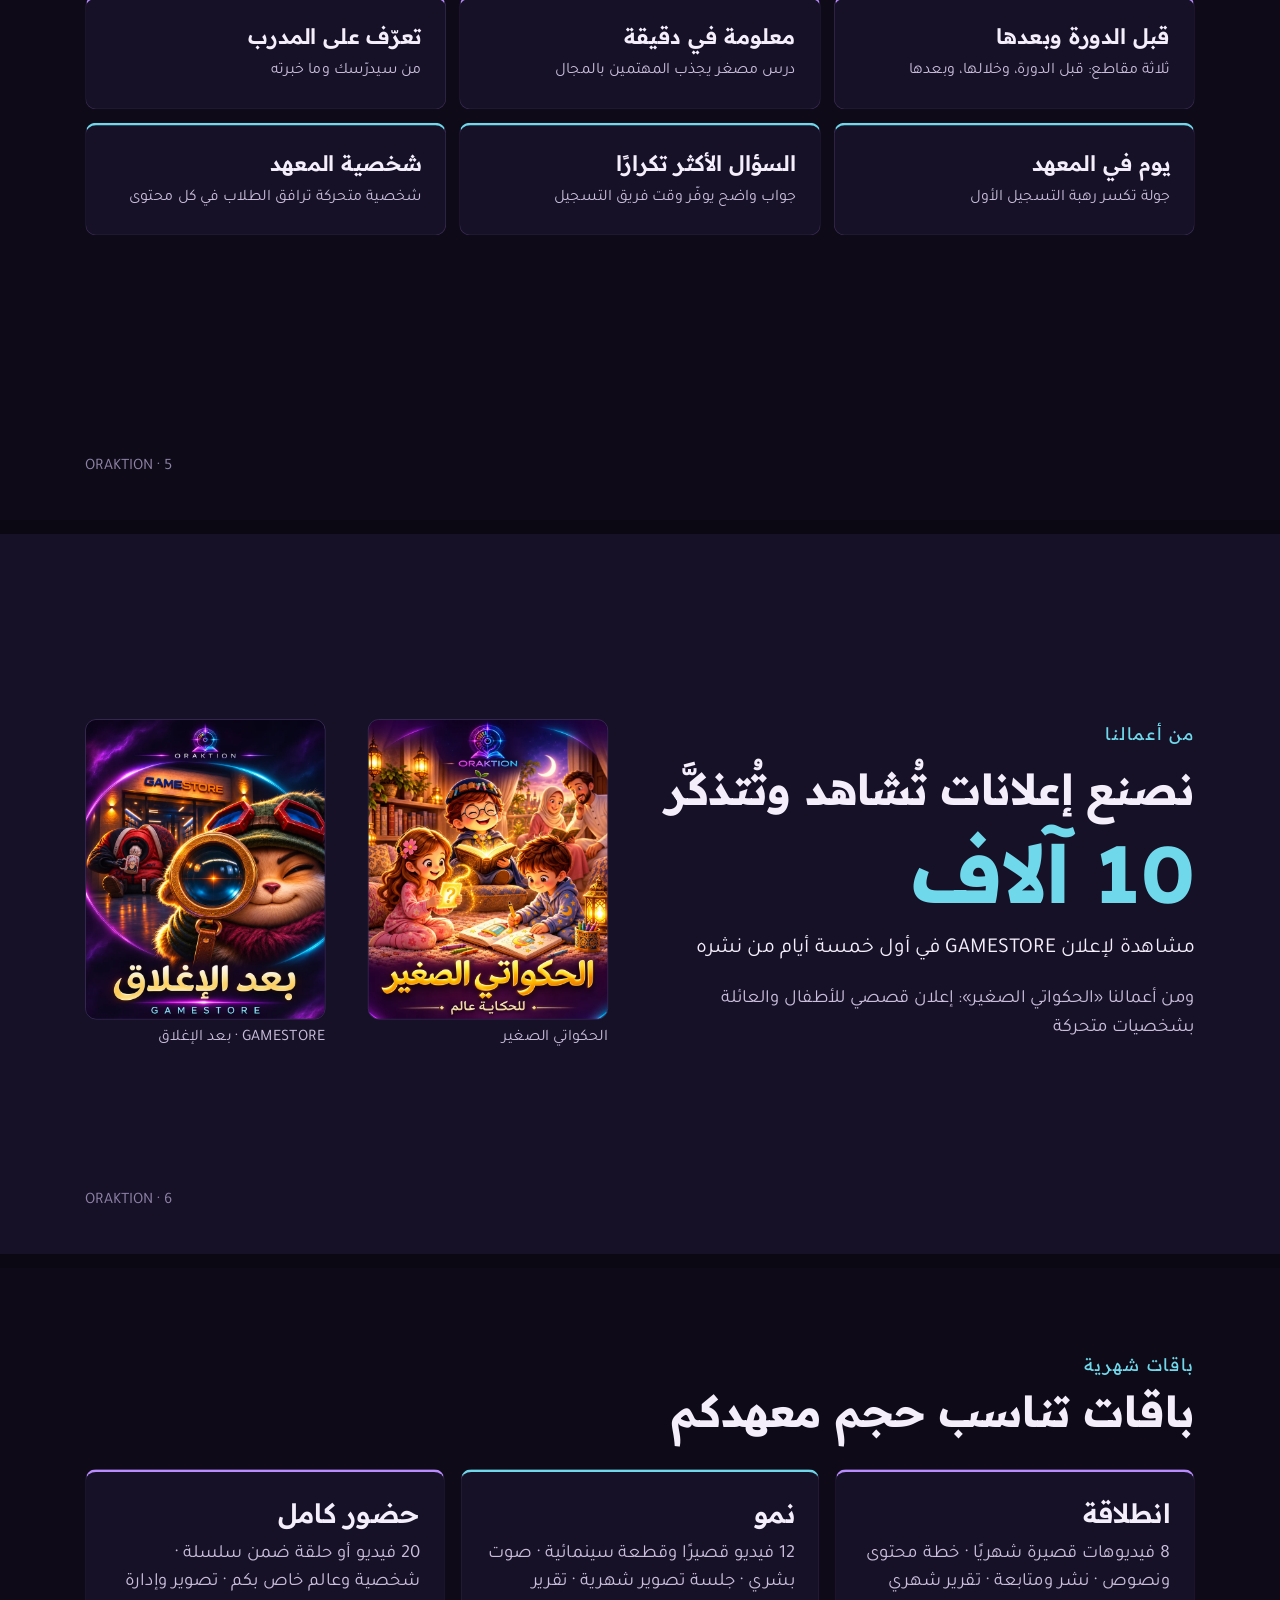
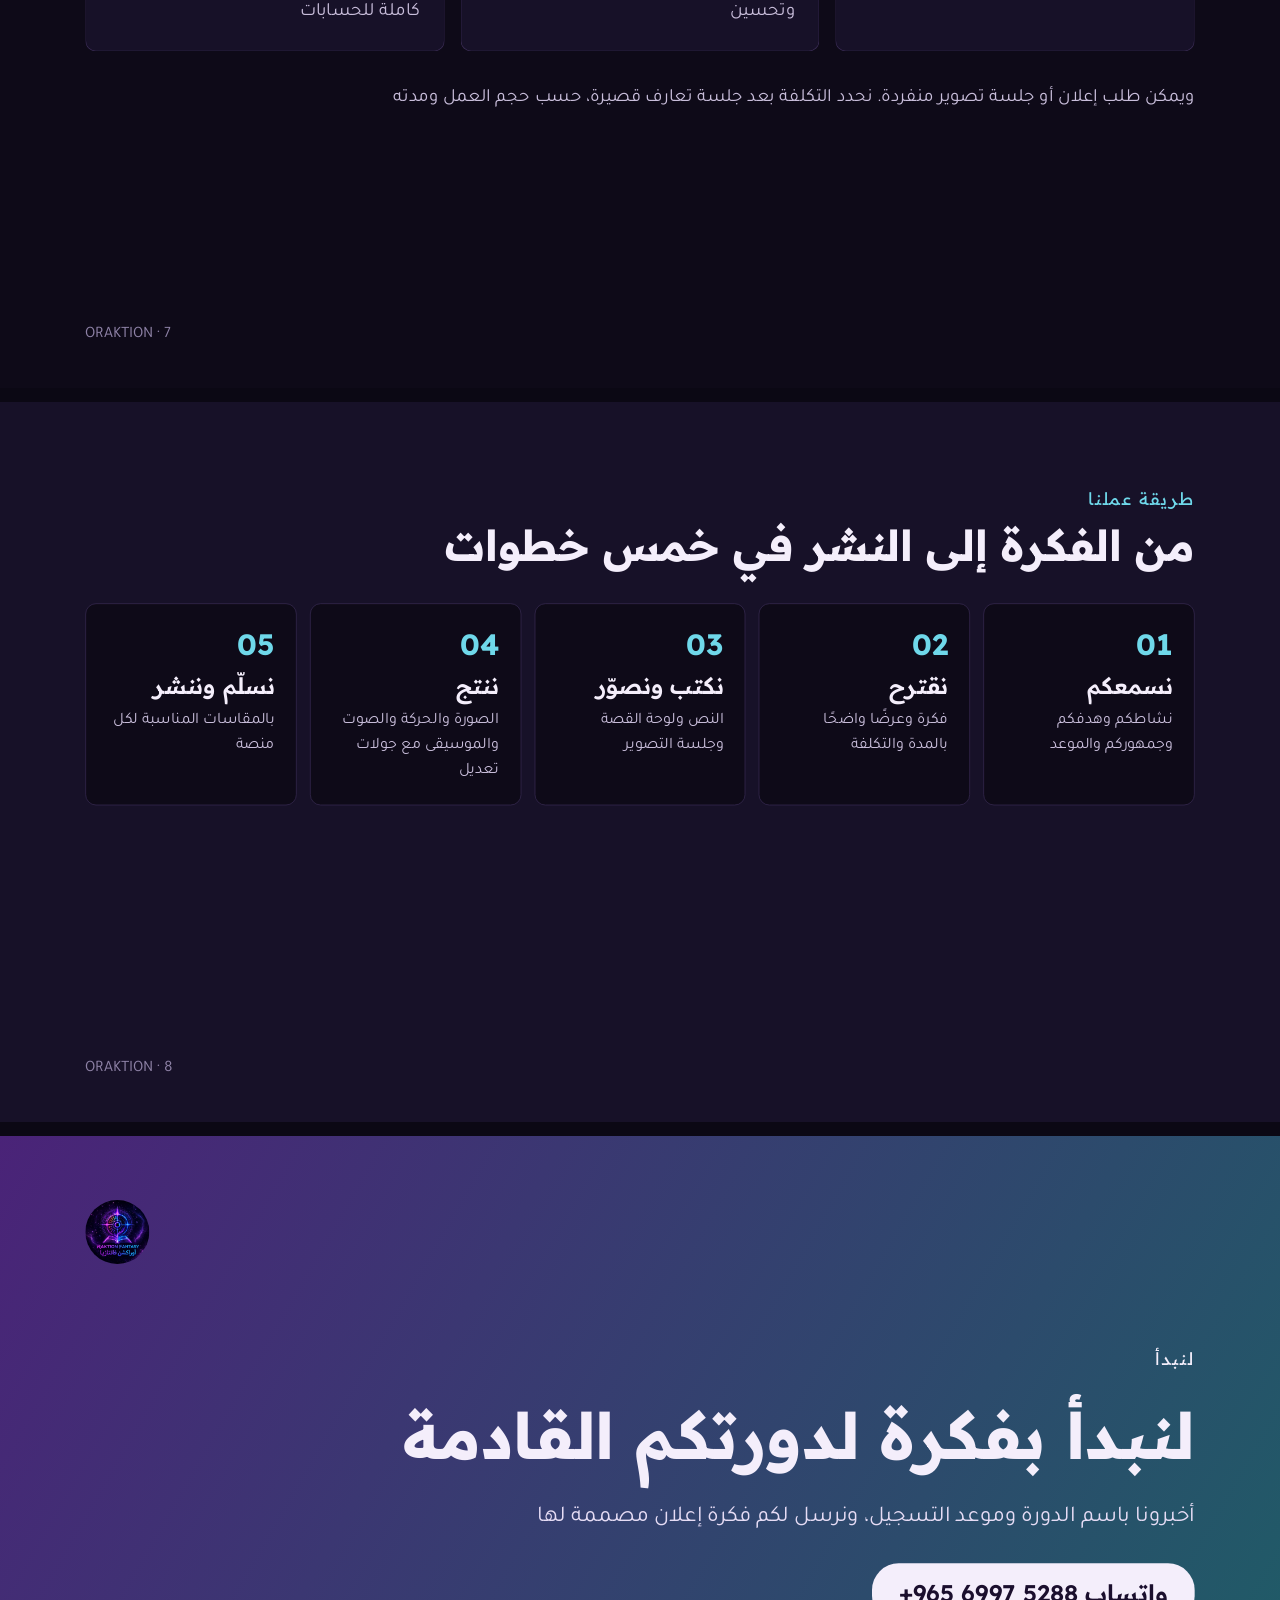
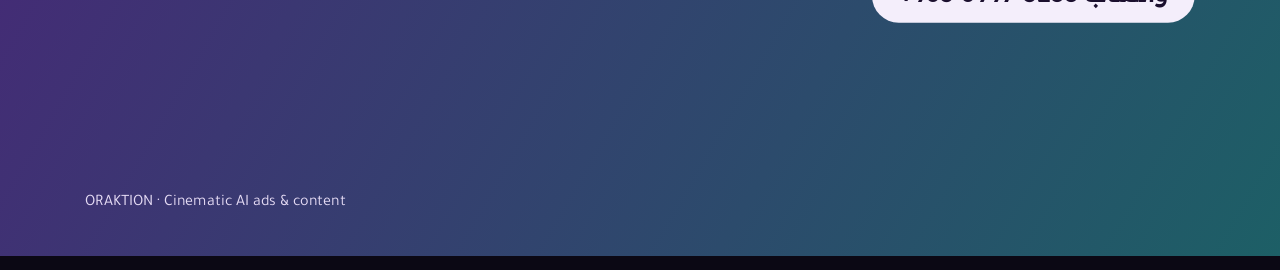
<file: oraktion/decks/institutes.html>
<!DOCTYPE html>
<html lang="ar"><head><meta charset="utf-8"><meta name="viewport" content="width=device-width,initial-scale=1">
<title>أوراكشن × المعاهد التعليمية | ORAKTION</title><meta name="description" content="أوراكشن × المعاهد التعليمية: إعلانات سينمائية ومحتوى وتصوير.">
<meta property="og:title" content="أوراكشن × المعاهد التعليمية"><meta property="og:image" content="https://salman-creative-work.github.io/assets/oraktion-official-logo.jpg">
<meta name="theme-color" content="#0b0814"><link rel="icon" href="../../assets/favicon.svg">
<link rel="stylesheet" href="https://fonts.googleapis.com/css2?family=Readex+Pro:wght@400..700&family=Tajawal:wght@400;500;700&display=swap">
<style>
*{box-sizing:border-box}html,body{margin:0;background:#0b0814;color:#F4EEFB}
body{font-family:'Tajawal',Tahoma,sans-serif}
h1,h2,h3,p{margin:0}
.bar{position:fixed;top:0;left:0;right:0;z-index:20;display:flex;align-items:center;justify-content:space-between;gap:12px;padding:10px 18px;background:#0b0814e6;backdrop-filter:blur(10px);border-bottom:1px solid #ffffff1a;direction:rtl}
.bar a{color:#F4EEFB;text-decoration:none;font-size:15px}
.bar .brand{font-weight:700;letter-spacing:.25em;direction:ltr}
.bar .wa{background:linear-gradient(135deg,#7e41b4,#2a8f8c);padding:9px 16px;border-radius:9px;font-weight:600}
.deck{padding-top:64px}
.slide{position:relative;width:100%;overflow:hidden;margin:0 auto 14px;max-width:1600px}
.slide>section{position:absolute;top:0;left:0;width:1920px;height:1080px;transform-origin:0 0}
aside{display:none!important}
.cropbox{overflow:hidden;position:relative;flex:none}
.cropbox img{position:absolute;top:0;left:50%;transform:translateX(-50%);max-width:none}
.nav{position:fixed;bottom:18px;left:18px;z-index:20;display:flex;gap:8px;direction:ltr}
.nav button{width:46px;height:46px;border-radius:50%;border:1px solid #ffffff40;background:#0b0814cc;color:#fff;font-size:20px;cursor:pointer}
@media(min-width:901px){body.present .slide{display:none}body.present .slide.on{display:block}body.present .deck{display:flex;align-items:center;justify-content:center;min-height:100vh;padding-top:56px}}
@media(max-width:900px){
 .nav{display:none}.deck{padding:64px 12px 20px}
 .slide{height:auto!important;border-radius:16px;margin-bottom:16px}
 .slide>section{position:relative!important;width:auto!important;height:auto!important;transform:none!important;padding:28px 20px 44px!important;gap:18px!important;display:flex!important;flex-direction:column!important;justify-content:flex-start!important;align-items:stretch!important}
 .slide [style*="row-reverse"]{flex-direction:column!important;gap:14px!important}
 .slide h1{font-size:32px!important}.slide h2{font-size:28px!important}.slide h3{font-size:20px!important}
 .slide p{font-size:16px!important;max-width:none!important}
 .slide p[style*="font-size:120px"]{font-size:54px!important}.slide p[style*="font-size:44px"]{font-size:26px!important}
 .slide div[style*="padding"]{padding:18px!important}
 .slide [style*="position:absolute"]{position:static!important;width:auto!important}
 .slide img[alt^="شعار"]{width:56px!important;height:56px!important}
 .cropbox{width:100%!important;height:auto!important;aspect-ratio:4/5;max-width:420px;align-self:center}
 .cropbox img{width:107%!important}
 .slide div[style*="width:360px"]{width:100%!important}
 .slide p[style*="left:128px"]{text-align:right!important;font-size:13px!important;opacity:.7}
}
</style></head><body>
<header class="bar"><a class="brand" href="../">ORAKTION</a><span style="display:flex;gap:10px;align-items:center"><a href="#" id="play" style="border:1px solid #ffffff40;padding:8px 14px;border-radius:9px">▶ عرض</a><a class="wa" href="https://wa.me/96569975288?text=%D9%85%D8%B1%D8%AD%D8%A8%D9%8B%D8%A7%20%D8%A3%D9%88%D8%B1%D8%A7%D9%83%D8%B4%D9%86%D8%8C%20%D8%B4%D8%A7%D9%87%D8%AF%D8%AA%20%D8%B9%D8%B1%D8%B6%D9%83%D9%85%20%D9%88%D8%A3%D9%88%D8%AF%20%D8%A7%D9%84%D8%AA%D8%AD%D8%AF%D8%AB%20%D8%B9%D9%86%3A%20" target="_blank" rel="noopener">واتساب</a></span></header>
<main class="deck"><div class="slide"><section id="cover" data-transition="fade" style="background:radial-gradient(ellipse at 80% 20%, #3B1E63 0%, #0E0A18 60%);color:#F4EEFB;font-family:'Tajawal', Tahoma, sans-serif;padding:128px;display:flex;flex-direction:column;justify-content:center;gap:0px">
<img src="../../assets/oraktion-official-logo.jpg" alt="شعار أوراكشن" style="position:absolute;left:128px;top:96px;width:96px;height:96px;border-radius:48px;object-fit:cover"><div style="display:flex;flex-direction:row-reverse;gap:72px;align-items:center;flex:1"><div style="flex:1;display:flex;flex-direction:column;gap:28px"><p style="font-family:'Readex Pro', Tahoma, sans-serif;font-size:26px;letter-spacing:2px;color:#6FD8EA;text-align:right">‫ORAKTION · أوراكشن  ·  المعاهد ومراكز التدريب‬</p><h1 style="font-family:'Readex Pro', Tahoma, sans-serif;font-size:88px;font-weight:700;line-height:1.2;text-align:right;color:#F4EEFB">‫فيديو قصير يملأ مقاعد دوراتكم‬</h1><p style="font-size:32px;line-height:1.6;text-align:right;color:#C9BEDB">‫عرض خدمات أوراكشن للمعاهد ومراكز التدريب واللغات‬</p><p style="font-size:26px;text-align:right;color:#B98CFF">‫إعلانات سينمائية ومحتوى بالذكاء الاصطناعي · تصوير · صوت بشري‬</p></div><div class="cropbox" style="width:480px;height:600px;border-radius:20px;border:1px solid #4A3870"><img src="../../assets/covers-20261110/hakawati.webp" alt="الحكواتي الصغير — إعلان قصصي من أوراكشن" loading="lazy" style="width:513px;height:auto"></div></div>
<aside>نقدم أوراكشن للمعاهد.</aside>
</section>
</div><div class="slide"><section id="challenge" data-transition="fade" style="background:linear-gradient(120deg, #4A2378 0%, #1D5F66 100%);color:#F4EEFB;font-family:'Tajawal', Tahoma, sans-serif;padding:128px 128px 160px;display:flex;flex-direction:column;justify-content:center;gap:40px">
<p style="font-family:'Readex Pro', Tahoma, sans-serif;font-size:26px;letter-spacing:2px;color:#F4EEFB;text-align:right">‫لماذا الآن‬</p><h2 style="font-family:'Readex Pro', Tahoma, sans-serif;font-size:96px;font-weight:700;line-height:1.2;text-align:right;color:#F4EEFB">‫الطالب يقرر التسجيل من فيديو‬</h2><p style="max-width:1300px;align-self:flex-end;font-size:36px;line-height:1.6;text-align:right;color:#E6DCF5">‫قبل أن يسجّل يريد أن يعرف: ماذا سيتعلم، ومن سيدرّسه، وماذا سيصبح بعد الدورة. الفيديو القصير يجيب عن الثلاثة في أقل من دقيقة‬</p><p style="position:absolute;left:128px;right:128px;bottom:64px;font-size:24px;color:#8E82A6;text-align:left">‪ORAKTION · 2‬</p>
<aside>الطالب يقرر من فيديو قصير.</aside>
</section>
</div><div class="slide"><section id="services" data-transition="fade" style="background:#0E0A18;color:#F4EEFB;font-family:'Tajawal', Tahoma, sans-serif;padding:128px 128px 160px;display:flex;flex-direction:column;justify-content:flex-start;gap:48px">
<div style="display:flex;flex-direction:column;gap:16px"><p style="font-family:'Readex Pro', Tahoma, sans-serif;font-size:26px;letter-spacing:2px;color:#6FD8EA;text-align:right">‫ما نصنعه لكم‬</p><h2 style="font-family:'Readex Pro', Tahoma, sans-serif;font-size:64px;font-weight:700;line-height:1.2;text-align:right;color:#F4EEFB">‫أربع خدمات ترفع التسجيل في كل موسم‬</h2></div><div style="display:flex;flex-direction:row-reverse;gap:24px;align-items:stretch"><div style="flex:1;display:flex;flex-direction:column;gap:14px;background:#171128;padding:36px;border:1px solid #3A2C55;border-top:4px solid #B98CFF;border-radius:16px"><h3 style="font-family:'Readex Pro', Tahoma, sans-serif;font-size:36px;font-weight:600;line-height:1.3;text-align:right;color:#F4EEFB">‫إعلانات الدورات‬</h3><p style="font-size:26px;line-height:1.55;text-align:right;color:#C9BEDB">‫فيديو لكل دورة أو موسم تسجيل‬</p></div><div style="flex:1;display:flex;flex-direction:column;gap:14px;background:#171128;padding:36px;border:1px solid #3A2C55;border-top:4px solid #6FD8EA;border-radius:16px"><h3 style="font-family:'Readex Pro', Tahoma, sans-serif;font-size:36px;font-weight:600;line-height:1.3;text-align:right;color:#F4EEFB">‫إعلان سينمائي للمعهد‬</h3><p style="font-size:26px;line-height:1.55;text-align:right;color:#C9BEDB">‫قصة رحلة الطالب من الفضول حتى النجاح‬</p></div><div style="flex:1;display:flex;flex-direction:column;gap:14px;background:#171128;padding:36px;border:1px solid #3A2C55;border-top:4px solid #B98CFF;border-radius:16px"><h3 style="font-family:'Readex Pro', Tahoma, sans-serif;font-size:36px;font-weight:600;line-height:1.3;text-align:right;color:#F4EEFB">‫فيديوهات شرح متحركة‬</h3><p style="font-size:26px;line-height:1.55;text-align:right;color:#C9BEDB">‫شخصيات تبسّط المواد وتشرح الدروس‬</p></div><div style="flex:1;display:flex;flex-direction:column;gap:14px;background:#171128;padding:36px;border:1px solid #3A2C55;border-top:4px solid #6FD8EA;border-radius:16px"><h3 style="font-family:'Readex Pro', Tahoma, sans-serif;font-size:36px;font-weight:600;line-height:1.3;text-align:right;color:#F4EEFB">‫محتوى شهري وصوت بالفصحى‬</h3><p style="font-size:26px;line-height:1.55;text-align:right;color:#C9BEDB">‫حضور منتظم وتعليق صوتي بشري‬</p></div></div><p style="position:absolute;left:128px;right:128px;bottom:64px;font-size:24px;color:#8E82A6;text-align:left">‪ORAKTION · 3‬</p>
<aside>الخدمات الأربع.</aside>
</section>
</div><div class="slide"><section id="photo" data-transition="fade" style="background:#171128;color:#F4EEFB;font-family:'Tajawal', Tahoma, sans-serif;padding:128px 128px 160px;display:flex;flex-direction:column;justify-content:flex-start;gap:48px">
<div style="display:flex;flex-direction:column;gap:16px"><p style="font-family:'Readex Pro', Tahoma, sans-serif;font-size:26px;letter-spacing:2px;color:#6FD8EA;text-align:right">‫خدمات التصوير‬</p><h2 style="font-family:'Readex Pro', Tahoma, sans-serif;font-size:64px;font-weight:700;line-height:1.2;text-align:right;color:#F4EEFB">‫تصوير يُظهر تجربة التعلم‬</h2></div><div style="display:flex;flex-direction:row-reverse;gap:24px;align-items:stretch"><div style="flex:1;display:flex;flex-direction:column;gap:14px;background:#0E0A18;padding:36px;border:1px solid #3A2C55;border-top:4px solid #6FD8EA;border-radius:16px"><h3 style="font-family:'Readex Pro', Tahoma, sans-serif;font-size:36px;font-weight:600;line-height:1.3;text-align:right;color:#F4EEFB">‫القاعات والمختبرات‬</h3><p style="font-size:26px;line-height:1.55;text-align:right;color:#C9BEDB">‫المكان الذي سيتعلم فيه الطالب كما هو‬</p></div><div style="flex:1;display:flex;flex-direction:column;gap:14px;background:#0E0A18;padding:36px;border:1px solid #3A2C55;border-top:4px solid #6FD8EA;border-radius:16px"><h3 style="font-family:'Readex Pro', Tahoma, sans-serif;font-size:36px;font-weight:600;line-height:1.3;text-align:right;color:#F4EEFB">‫المدربون أثناء الشرح‬</h3><p style="font-size:26px;line-height:1.55;text-align:right;color:#C9BEDB">‫لقطات حقيقية تُظهر أسلوب التدريس‬</p></div><div style="flex:1;display:flex;flex-direction:column;gap:14px;background:#0E0A18;padding:36px;border:1px solid #3A2C55;border-top:4px solid #6FD8EA;border-radius:16px"><h3 style="font-family:'Readex Pro', Tahoma, sans-serif;font-size:36px;font-weight:600;line-height:1.3;text-align:right;color:#F4EEFB">‫آراء الطلاب‬</h3><p style="font-size:26px;line-height:1.55;text-align:right;color:#C9BEDB">‫مقاطع قصيرة يرويها خريجون حقيقيون‬</p></div></div><p style="font-size:28px;line-height:1.6;text-align:right;color:#F4EEFB;background:#24193A;padding:28px 36px;border-radius:14px">‫آراء الطلاب حقيقية وبموافقتهم، ونصورها بأسلوب قريب يشبه حديثهم‬</p><p style="position:absolute;left:128px;right:128px;bottom:64px;font-size:24px;color:#8E82A6;text-align:left">‪ORAKTION · 4‬</p>
<aside>تصوير التجربة الحقيقية وآراء الطلاب.</aside>
</section>
</div><div class="slide"><section id="ideas" data-transition="fade" style="background:#0E0A18;color:#F4EEFB;font-family:'Tajawal', Tahoma, sans-serif;padding:128px 128px 160px;display:flex;flex-direction:column;justify-content:flex-start;gap:40px">
<div style="display:flex;flex-direction:column;gap:16px"><p style="font-family:'Readex Pro', Tahoma, sans-serif;font-size:26px;letter-spacing:2px;color:#6FD8EA;text-align:right">‫أفكار محتوى جاهزة‬</p><h2 style="font-family:'Readex Pro', Tahoma, sans-serif;font-size:64px;font-weight:700;line-height:1.2;text-align:right;color:#F4EEFB">‫ستة أفكار تصلح لمعهدكم من الشهر الأول‬</h2></div><div style="display:flex;flex-direction:column;gap:20px"><div style="display:flex;flex-direction:row-reverse;gap:20px;align-items:stretch"><div style="flex:1;display:flex;flex-direction:column;gap:14px;background:#171128;padding:36px;border:1px solid #3A2C55;border-top:4px solid #B98CFF;border-radius:16px"><h3 style="font-family:'Readex Pro', Tahoma, sans-serif;font-size:32px;font-weight:600;line-height:1.3;text-align:right;color:#F4EEFB">‫قبل الدورة وبعدها‬</h3><p style="font-size:24px;line-height:1.55;text-align:right;color:#C9BEDB">‫ثلاثة مقاطع: قبل الدورة، وخلالها، وبعدها‬</p></div><div style="flex:1;display:flex;flex-direction:column;gap:14px;background:#171128;padding:36px;border:1px solid #3A2C55;border-top:4px solid #B98CFF;border-radius:16px"><h3 style="font-family:'Readex Pro', Tahoma, sans-serif;font-size:32px;font-weight:600;line-height:1.3;text-align:right;color:#F4EEFB">‫معلومة في دقيقة‬</h3><p style="font-size:24px;line-height:1.55;text-align:right;color:#C9BEDB">‫درس مصغر يجذب المهتمين بالمجال‬</p></div><div style="flex:1;display:flex;flex-direction:column;gap:14px;background:#171128;padding:36px;border:1px solid #3A2C55;border-top:4px solid #B98CFF;border-radius:16px"><h3 style="font-family:'Readex Pro', Tahoma, sans-serif;font-size:32px;font-weight:600;line-height:1.3;text-align:right;color:#F4EEFB">‫تعرّف على المدرب‬</h3><p style="font-size:24px;line-height:1.55;text-align:right;color:#C9BEDB">‫من سيدرّسك وما خبرته‬</p></div></div><div style="display:flex;flex-direction:row-reverse;gap:20px;align-items:stretch"><div style="flex:1;display:flex;flex-direction:column;gap:14px;background:#171128;padding:36px;border:1px solid #3A2C55;border-top:4px solid #6FD8EA;border-radius:16px"><h3 style="font-family:'Readex Pro', Tahoma, sans-serif;font-size:32px;font-weight:600;line-height:1.3;text-align:right;color:#F4EEFB">‫يوم في المعهد‬</h3><p style="font-size:24px;line-height:1.55;text-align:right;color:#C9BEDB">‫جولة تكسر رهبة التسجيل الأول‬</p></div><div style="flex:1;display:flex;flex-direction:column;gap:14px;background:#171128;padding:36px;border:1px solid #3A2C55;border-top:4px solid #6FD8EA;border-radius:16px"><h3 style="font-family:'Readex Pro', Tahoma, sans-serif;font-size:32px;font-weight:600;line-height:1.3;text-align:right;color:#F4EEFB">‫السؤال الأكثر تكرارًا‬</h3><p style="font-size:24px;line-height:1.55;text-align:right;color:#C9BEDB">‫جواب واضح يوفّر وقت فريق التسجيل‬</p></div><div style="flex:1;display:flex;flex-direction:column;gap:14px;background:#171128;padding:36px;border:1px solid #3A2C55;border-top:4px solid #6FD8EA;border-radius:16px"><h3 style="font-family:'Readex Pro', Tahoma, sans-serif;font-size:32px;font-weight:600;line-height:1.3;text-align:right;color:#F4EEFB">‫شخصية المعهد‬</h3><p style="font-size:24px;line-height:1.55;text-align:right;color:#C9BEDB">‫شخصية متحركة ترافق الطلاب في كل محتوى‬</p></div></div></div><p style="position:absolute;left:128px;right:128px;bottom:64px;font-size:24px;color:#8E82A6;text-align:left">‪ORAKTION · 5‬</p>
<aside>أفكار جاهزة.</aside>
</section>
</div><div class="slide"><section id="proof" data-transition="fade" style="background:#171128;color:#F4EEFB;font-family:'Tajawal', Tahoma, sans-serif;padding:128px 128px 160px;display:flex;flex-direction:column;justify-content:center;gap:0px">
<div style="display:flex;flex-direction:row-reverse;gap:64px;align-items:center;flex:1"><div style="flex:1;display:flex;flex-direction:column;gap:28px"><p style="font-family:'Readex Pro', Tahoma, sans-serif;font-size:26px;letter-spacing:2px;color:#6FD8EA;text-align:right">‫من أعمالنا‬</p><h2 style="font-family:'Readex Pro', Tahoma, sans-serif;font-size:64px;font-weight:700;line-height:1.2;text-align:right;color:#F4EEFB">‫نصنع إعلانات تُشاهد وتُتذكَّر‬</h2><p style="font-family:'Readex Pro', Tahoma, sans-serif;font-size:120px;font-weight:700;line-height:1;text-align:right;color:#6FD8EA">‫10 آلاف‬</p><p style="font-size:32px;line-height:1.6;text-align:right;color:#F4EEFB">‫مشاهدة لإعلان GAMESTORE في أول خمسة أيام من نشره‬</p><p style="font-size:28px;line-height:1.6;text-align:right;color:#C9BEDB">‫ومن أعمالنا «الحكواتي الصغير»: إعلان قصصي للأطفال والعائلة بشخصيات متحركة‬</p></div><div style="display:flex;flex-direction:column;gap:14px;width:360px"><div class="cropbox" style="width:360px;height:450px;border-radius:16px;border:1px solid #4A3870"><img src="../../assets/covers-20261110/hakawati.webp" alt="الحكواتي الصغير" loading="lazy" style="width:385px;height:auto"></div><p style="font-size:24px;text-align:right;color:#C9BEDB">‫الحكواتي الصغير‬</p></div><div style="display:flex;flex-direction:column;gap:14px;width:360px"><div class="cropbox" style="width:360px;height:450px;border-radius:16px;border:1px solid #4A3870"><img src="../../assets/covers-20261110/gamestore.webp" alt="GAMESTORE · بعد الإغلاق" loading="lazy" style="width:383px;height:auto"></div><p style="font-size:24px;text-align:right;color:#C9BEDB">‫GAMESTORE · بعد الإغلاق‬</p></div></div><p style="position:absolute;left:128px;right:128px;bottom:64px;font-size:24px;color:#8E82A6;text-align:left">‪ORAKTION · 6‬</p>
<aside>الدليل: 10 آلاف مشاهدة، والحكواتي الصغير.</aside>
</section>
</div><div class="slide"><section id="packages" data-transition="fade" style="background:#0E0A18;color:#F4EEFB;font-family:'Tajawal', Tahoma, sans-serif;padding:128px 128px 160px;display:flex;flex-direction:column;justify-content:flex-start;gap:48px">
<div style="display:flex;flex-direction:column;gap:16px"><p style="font-family:'Readex Pro', Tahoma, sans-serif;font-size:26px;letter-spacing:2px;color:#6FD8EA;text-align:right">‫باقات شهرية‬</p><h2 style="font-family:'Readex Pro', Tahoma, sans-serif;font-size:64px;font-weight:700;line-height:1.2;text-align:right;color:#F4EEFB">‫باقات تناسب حجم معهدكم‬</h2></div><div style="display:flex;flex-direction:row-reverse;gap:24px;align-items:stretch"><div style="flex:1;display:flex;flex-direction:column;gap:14px;background:#171128;padding:36px;border:1px solid #3A2C55;border-top:4px solid #B98CFF;border-radius:16px"><h3 style="font-family:'Readex Pro', Tahoma, sans-serif;font-size:40px;font-weight:600;line-height:1.3;text-align:right;color:#F4EEFB">‫انطلاقة‬</h3><p style="font-size:28px;line-height:1.55;text-align:right;color:#C9BEDB">‫8 فيديوهات قصيرة شهريًا · خطة محتوى ونصوص · نشر ومتابعة · تقرير شهري‬</p></div><div style="flex:1;display:flex;flex-direction:column;gap:14px;background:#171128;padding:36px;border:1px solid #3A2C55;border-top:4px solid #6FD8EA;border-radius:16px"><h3 style="font-family:'Readex Pro', Tahoma, sans-serif;font-size:40px;font-weight:600;line-height:1.3;text-align:right;color:#F4EEFB">‫نمو‬</h3><p style="font-size:28px;line-height:1.55;text-align:right;color:#C9BEDB">‫12 فيديو قصيرًا وقطعة سينمائية · صوت بشري · جلسة تصوير شهرية · تقرير وتحسين‬</p></div><div style="flex:1;display:flex;flex-direction:column;gap:14px;background:#171128;padding:36px;border:1px solid #3A2C55;border-top:4px solid #B98CFF;border-radius:16px"><h3 style="font-family:'Readex Pro', Tahoma, sans-serif;font-size:40px;font-weight:600;line-height:1.3;text-align:right;color:#F4EEFB">‫حضور كامل‬</h3><p style="font-size:28px;line-height:1.55;text-align:right;color:#C9BEDB">‫20 فيديو أو حلقة ضمن سلسلة · شخصية وعالم خاص بكم · تصوير وإدارة كاملة للحسابات‬</p></div></div><p style="font-size:28px;line-height:1.6;text-align:right;color:#C9BEDB">‫ويمكن طلب إعلان أو جلسة تصوير منفردة. نحدد التكلفة بعد جلسة تعارف قصيرة، حسب حجم العمل ومدته‬</p><p style="position:absolute;left:128px;right:128px;bottom:64px;font-size:24px;color:#8E82A6;text-align:left">‪ORAKTION · 7‬</p>
<aside>نعرض الباقات دون أسعار. السعر يُناقش بعد جلسة التعارف حسب الحجم.</aside>
</section>
</div><div class="slide"><section id="process" data-transition="fade" style="background:#171128;color:#F4EEFB;font-family:'Tajawal', Tahoma, sans-serif;padding:128px 128px 160px;display:flex;flex-direction:column;justify-content:flex-start;gap:48px">
<div style="display:flex;flex-direction:column;gap:16px"><p style="font-family:'Readex Pro', Tahoma, sans-serif;font-size:26px;letter-spacing:2px;color:#6FD8EA;text-align:right">‫طريقة عملنا‬</p><h2 style="font-family:'Readex Pro', Tahoma, sans-serif;font-size:64px;font-weight:700;line-height:1.2;text-align:right;color:#F4EEFB">‫من الفكرة إلى النشر في خمس خطوات‬</h2></div><div style="display:flex;flex-direction:row-reverse;gap:20px;align-items:stretch"><div style="flex:1;display:flex;flex-direction:column;gap:14px;background:#0E0A18;padding:32px;border-radius:16px;border:1px solid #3A2C55"><p style="font-family:'Readex Pro', Tahoma, sans-serif;font-size:44px;font-weight:700;text-align:right;color:#6FD8EA">‪01‬</p><h3 style="font-family:'Readex Pro', Tahoma, sans-serif;font-size:34px;font-weight:600;text-align:right;color:#F4EEFB">‫نسمعكم‬</h3><p style="font-size:24px;line-height:1.55;text-align:right;color:#C9BEDB">‫نشاطكم وهدفكم وجمهوركم والموعد‬</p></div><div style="flex:1;display:flex;flex-direction:column;gap:14px;background:#0E0A18;padding:32px;border-radius:16px;border:1px solid #3A2C55"><p style="font-family:'Readex Pro', Tahoma, sans-serif;font-size:44px;font-weight:700;text-align:right;color:#6FD8EA">‪02‬</p><h3 style="font-family:'Readex Pro', Tahoma, sans-serif;font-size:34px;font-weight:600;text-align:right;color:#F4EEFB">‫نقترح‬</h3><p style="font-size:24px;line-height:1.55;text-align:right;color:#C9BEDB">‫فكرة وعرضًا واضحًا بالمدة والتكلفة‬</p></div><div style="flex:1;display:flex;flex-direction:column;gap:14px;background:#0E0A18;padding:32px;border-radius:16px;border:1px solid #3A2C55"><p style="font-family:'Readex Pro', Tahoma, sans-serif;font-size:44px;font-weight:700;text-align:right;color:#6FD8EA">‪03‬</p><h3 style="font-family:'Readex Pro', Tahoma, sans-serif;font-size:34px;font-weight:600;text-align:right;color:#F4EEFB">‫نكتب ونصوّر‬</h3><p style="font-size:24px;line-height:1.55;text-align:right;color:#C9BEDB">‫النص ولوحة القصة وجلسة التصوير‬</p></div><div style="flex:1;display:flex;flex-direction:column;gap:14px;background:#0E0A18;padding:32px;border-radius:16px;border:1px solid #3A2C55"><p style="font-family:'Readex Pro', Tahoma, sans-serif;font-size:44px;font-weight:700;text-align:right;color:#6FD8EA">‪04‬</p><h3 style="font-family:'Readex Pro', Tahoma, sans-serif;font-size:34px;font-weight:600;text-align:right;color:#F4EEFB">‫ننتج‬</h3><p style="font-size:24px;line-height:1.55;text-align:right;color:#C9BEDB">‫الصورة والحركة والصوت والموسيقى مع جولات تعديل‬</p></div><div style="flex:1;display:flex;flex-direction:column;gap:14px;background:#0E0A18;padding:32px;border-radius:16px;border:1px solid #3A2C55"><p style="font-family:'Readex Pro', Tahoma, sans-serif;font-size:44px;font-weight:700;text-align:right;color:#6FD8EA">‪05‬</p><h3 style="font-family:'Readex Pro', Tahoma, sans-serif;font-size:34px;font-weight:600;text-align:right;color:#F4EEFB">‫نسلّم وننشر‬</h3><p style="font-size:24px;line-height:1.55;text-align:right;color:#C9BEDB">‫بالمقاسات المناسبة لكل منصة‬</p></div></div><p style="position:absolute;left:128px;right:128px;bottom:64px;font-size:24px;color:#8E82A6;text-align:left">‪ORAKTION · 8‬</p>
<aside>خمس خطوات واضحة. نؤكد أن العميل يرى النص قبل الإنتاج ويعتمده.</aside>
</section>
</div><div class="slide"><section id="cta" data-transition="fade" style="background:linear-gradient(120deg, #4A2378 0%, #1D5F66 100%);color:#F4EEFB;font-family:'Tajawal', Tahoma, sans-serif;padding:128px 128px 160px;display:flex;flex-direction:column;justify-content:center;gap:40px">
<img src="../../assets/oraktion-official-logo.jpg" alt="شعار أوراكشن" style="position:absolute;left:128px;top:96px;width:96px;height:96px;border-radius:48px;object-fit:cover"><p style="font-family:'Readex Pro', Tahoma, sans-serif;font-size:26px;letter-spacing:2px;color:#F4EEFB;text-align:right">‫لنبدأ‬</p><h2 style="font-family:'Readex Pro', Tahoma, sans-serif;font-size:96px;font-weight:700;line-height:1.2;text-align:right;color:#F4EEFB">‫لنبدأ بفكرة لدورتكم القادمة‬</h2><p style="max-width:1300px;align-self:flex-end;font-size:34px;line-height:1.6;text-align:right;color:#E6DCF5">‫أخبرونا باسم الدورة وموعد التسجيل، ونرسل لكم فكرة إعلان مصممة لها‬</p><div style="display:flex;flex-direction:row-reverse;gap:24px"><p style="font-family:'Readex Pro', Tahoma, sans-serif;font-size:36px;font-weight:600;color:#1B0F2E;background:#F4EEFB;padding:22px 40px;border-radius:40px;text-align:center">‫واتساب  ‬‪+965 6997 5288‬</p></div><p style="position:absolute;left:128px;bottom:64px;font-size:24px;color:#E6DCF5;text-align:left">‪ORAKTION · Cinematic AI ads &amp; content‬</p>
<aside>نختم بطلب محدد: يرسلون الخدمة أو الدورة التي يريدون إبرازها ونرسل فكرة مصممة لها.</aside>
</section>
</div></main>
<div class="nav"><button id="prev" aria-label="التالي">‹</button><button id="next" aria-label="السابق">›</button></div>
<script>
const slides=[...document.querySelectorAll('.slide')];
function fit(){const mob=innerWidth<=900;slides.forEach(s=>{const sec=s.firstElementChild;if(mob){sec.style.transform='';s.style.height='';return;}
 const present=document.body.classList.contains('present');let w=s.parentElement.clientWidth-(present?0:0);
 if(present){const h=innerHeight-80;w=Math.min(innerWidth-40,h*16/9);s.style.width=w+'px';}else{s.style.width='';w=s.clientWidth;}
 const k=w/1920;sec.style.transform='scale('+k+')';s.style.height=(1080*k)+'px';});}
let cur=0;function show(i){cur=Math.max(0,Math.min(slides.length-1,i));slides.forEach((s,j)=>s.classList.toggle('on',j===cur));fit();}
document.getElementById('play').onclick=(e)=>{e.preventDefault();document.body.classList.toggle('present');show(cur);};
document.getElementById('prev').onclick=()=>show(cur+1);document.getElementById('next').onclick=()=>show(cur-1);
addEventListener('keydown',e=>{if(!document.body.classList.contains('present'))return;if(e.key==='ArrowLeft'||e.key===' ')show(cur+1);if(e.key==='ArrowRight')show(cur-1);if(e.key==='Escape'){document.body.classList.remove('present');fit();}});
let tx=null;addEventListener('touchstart',e=>tx=e.touches[0].clientX,{passive:true});addEventListener('touchend',e=>{if(tx===null||!document.body.classList.contains('present'))return;const dx=e.changedTouches[0].clientX-tx;if(Math.abs(dx)>50)show(cur+(dx>0?1:-1));tx=null;});
addEventListener('resize',fit);show(0);document.fonts&&document.fonts.ready.then(fit);
</script></body></html>
</file>
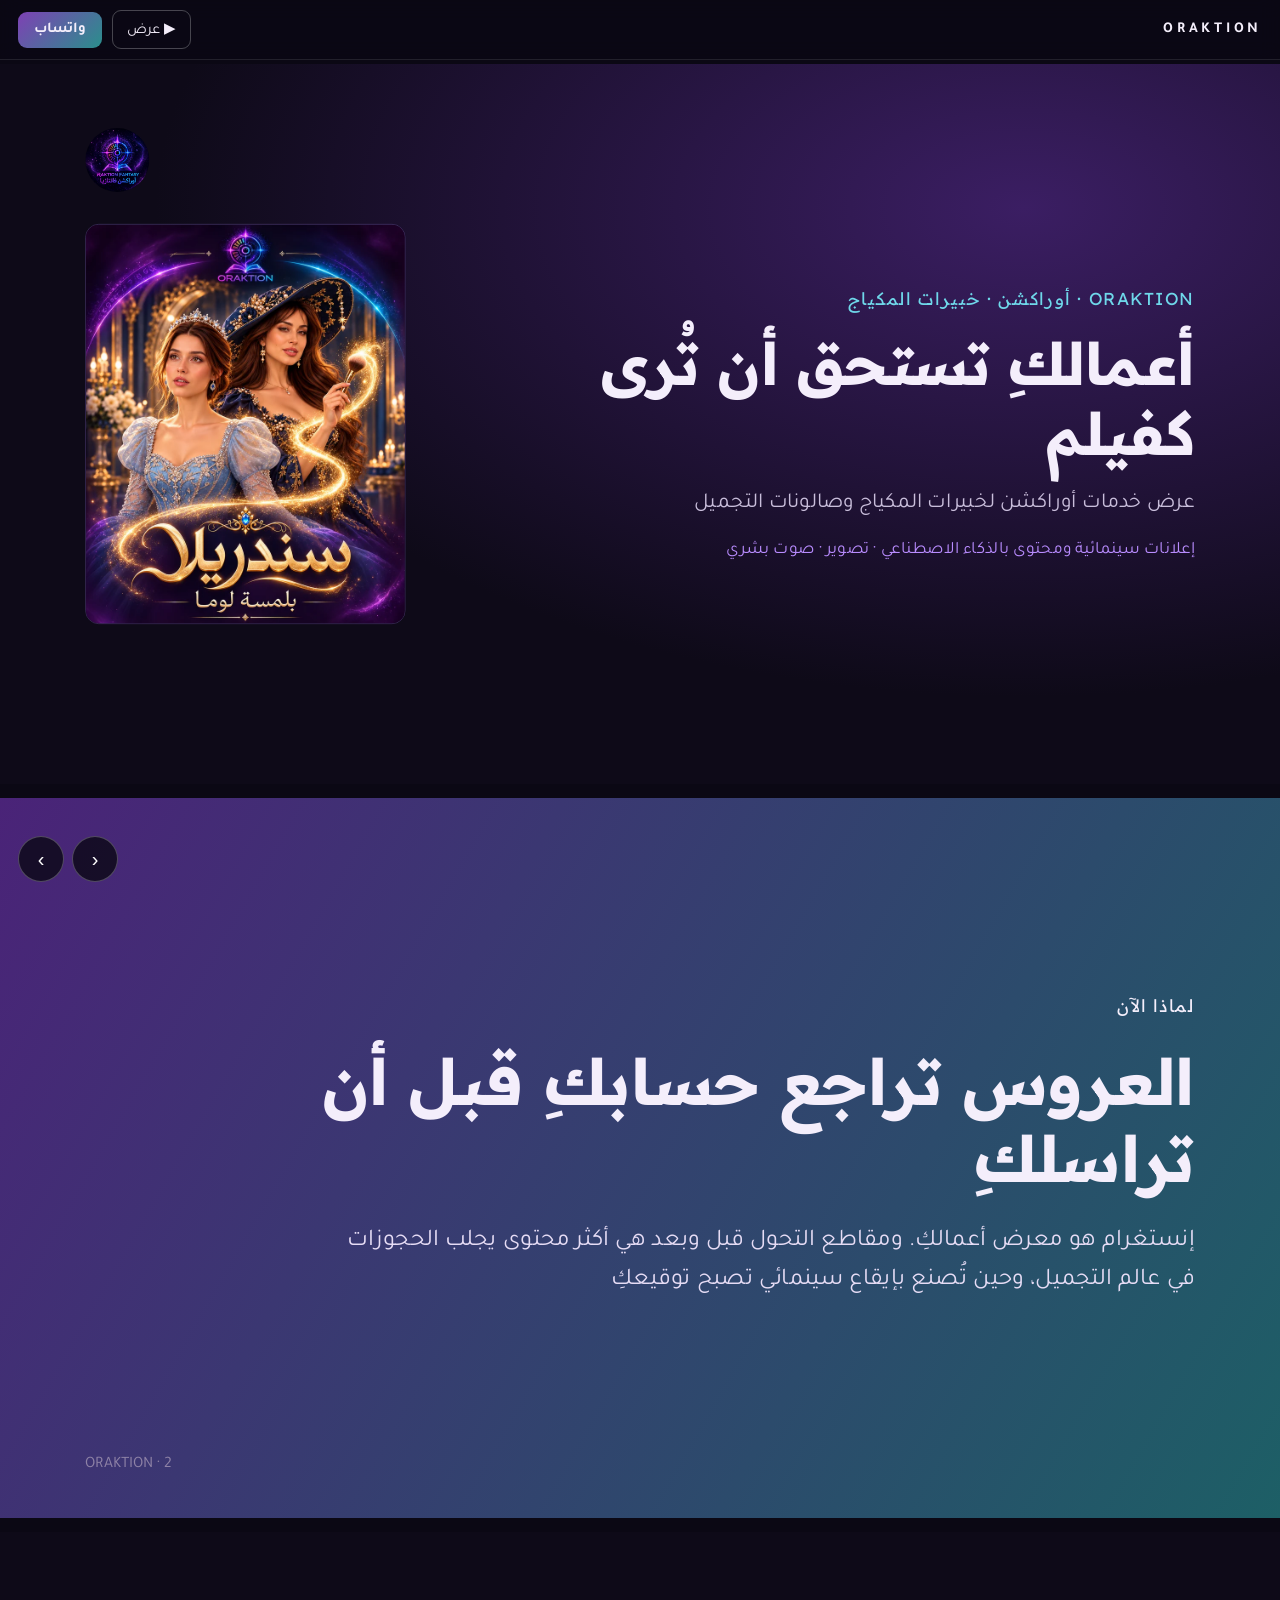
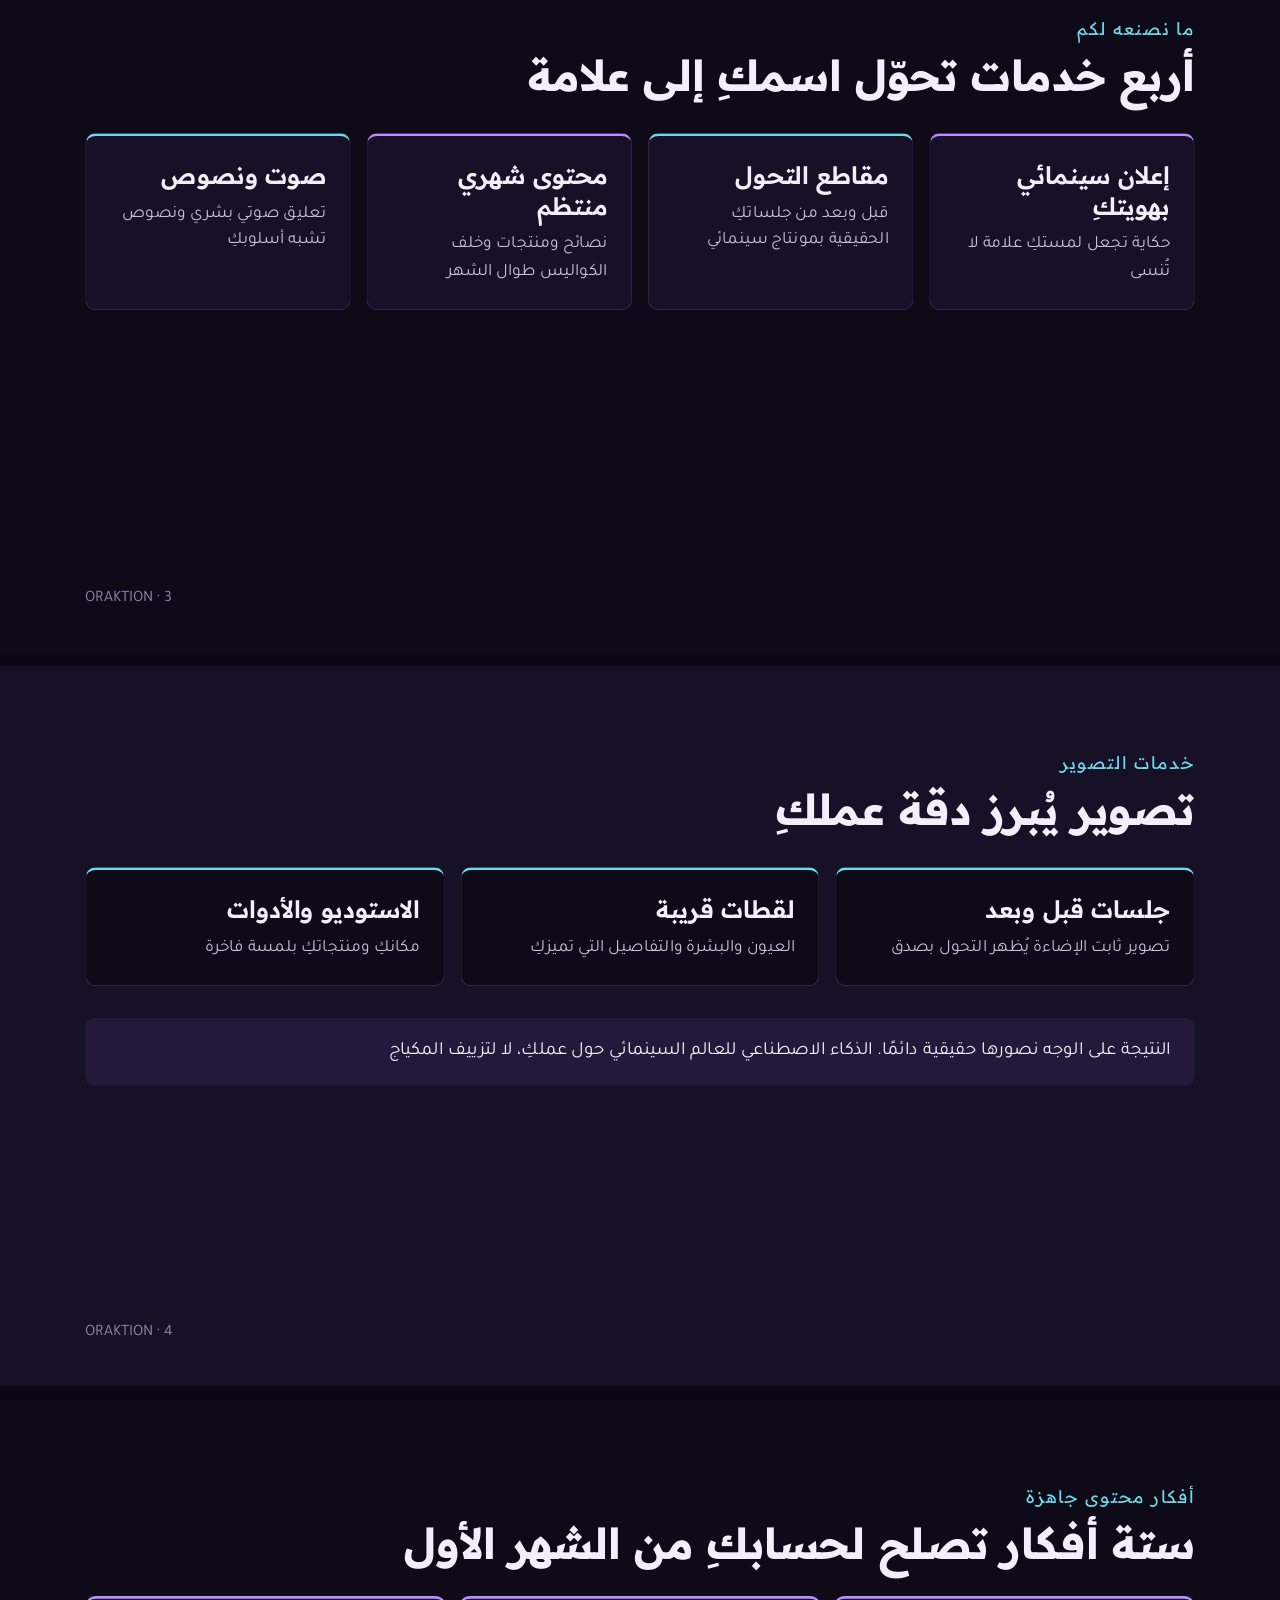
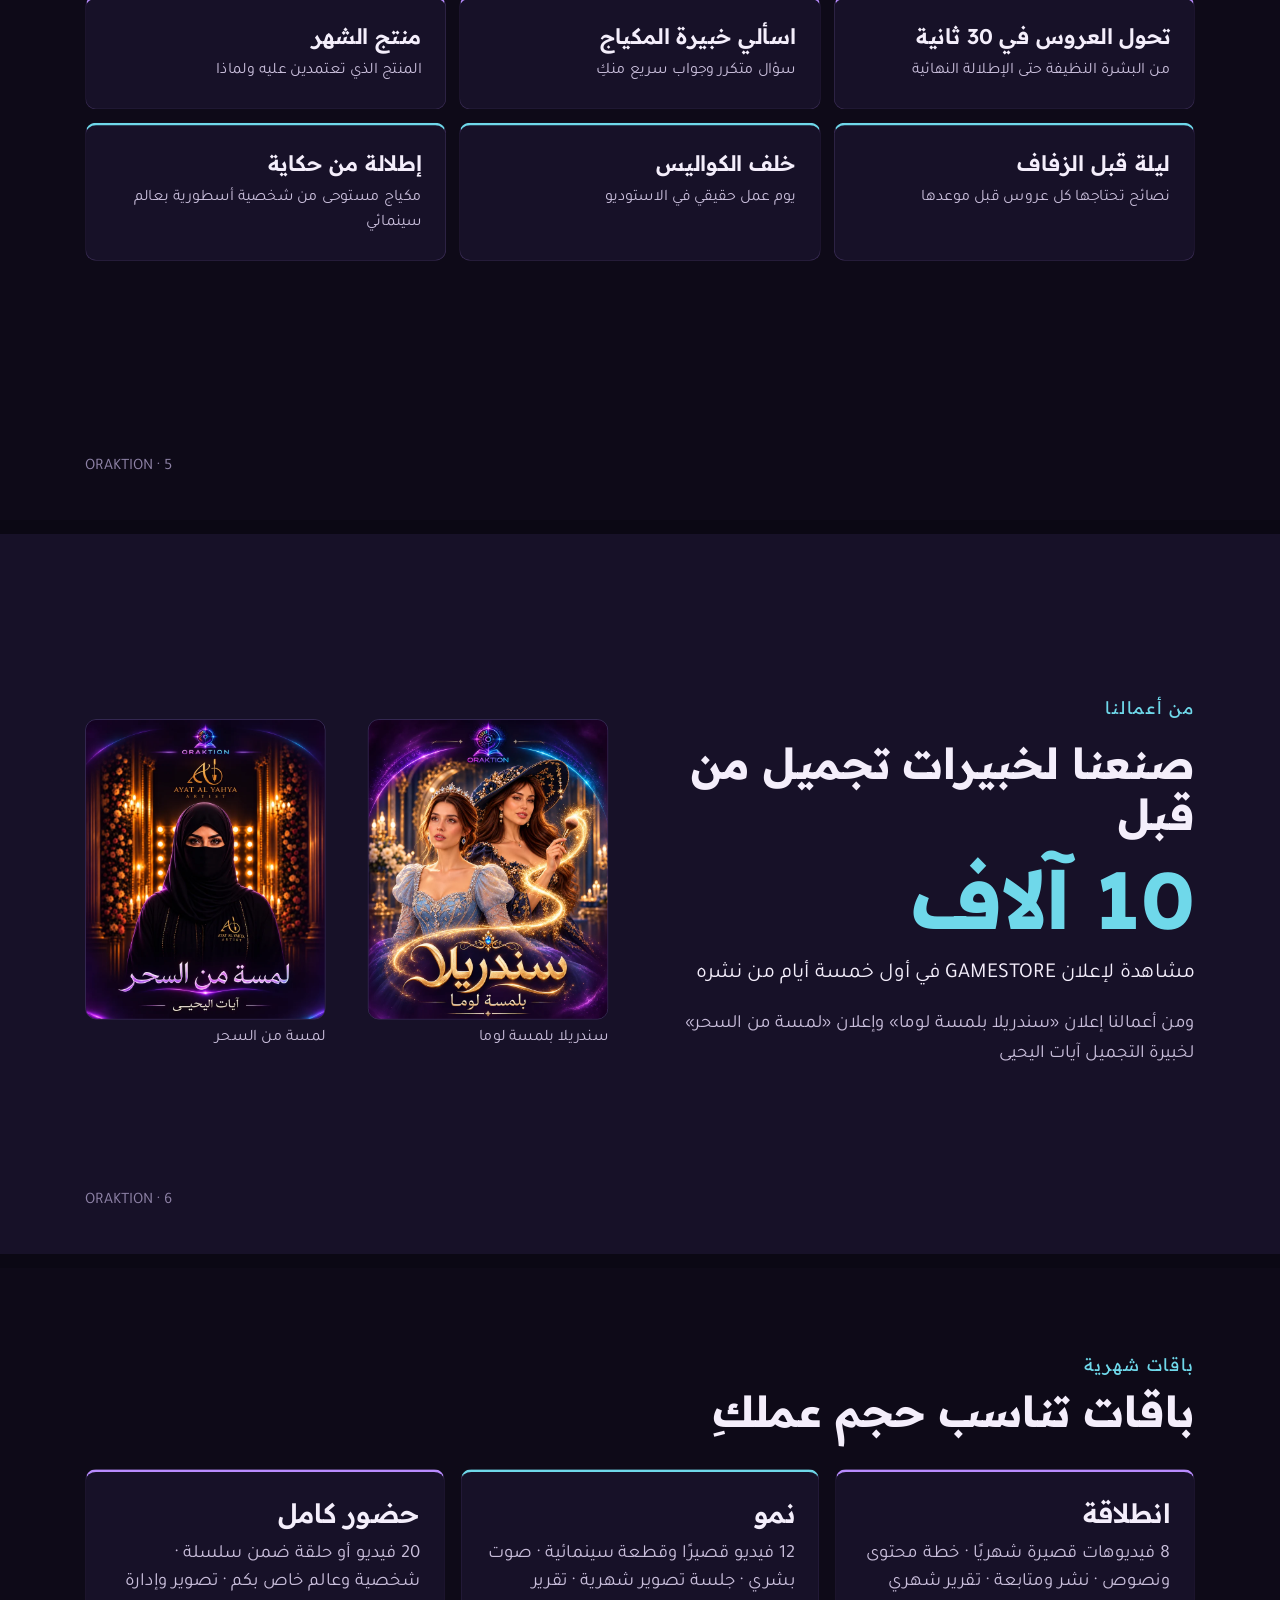
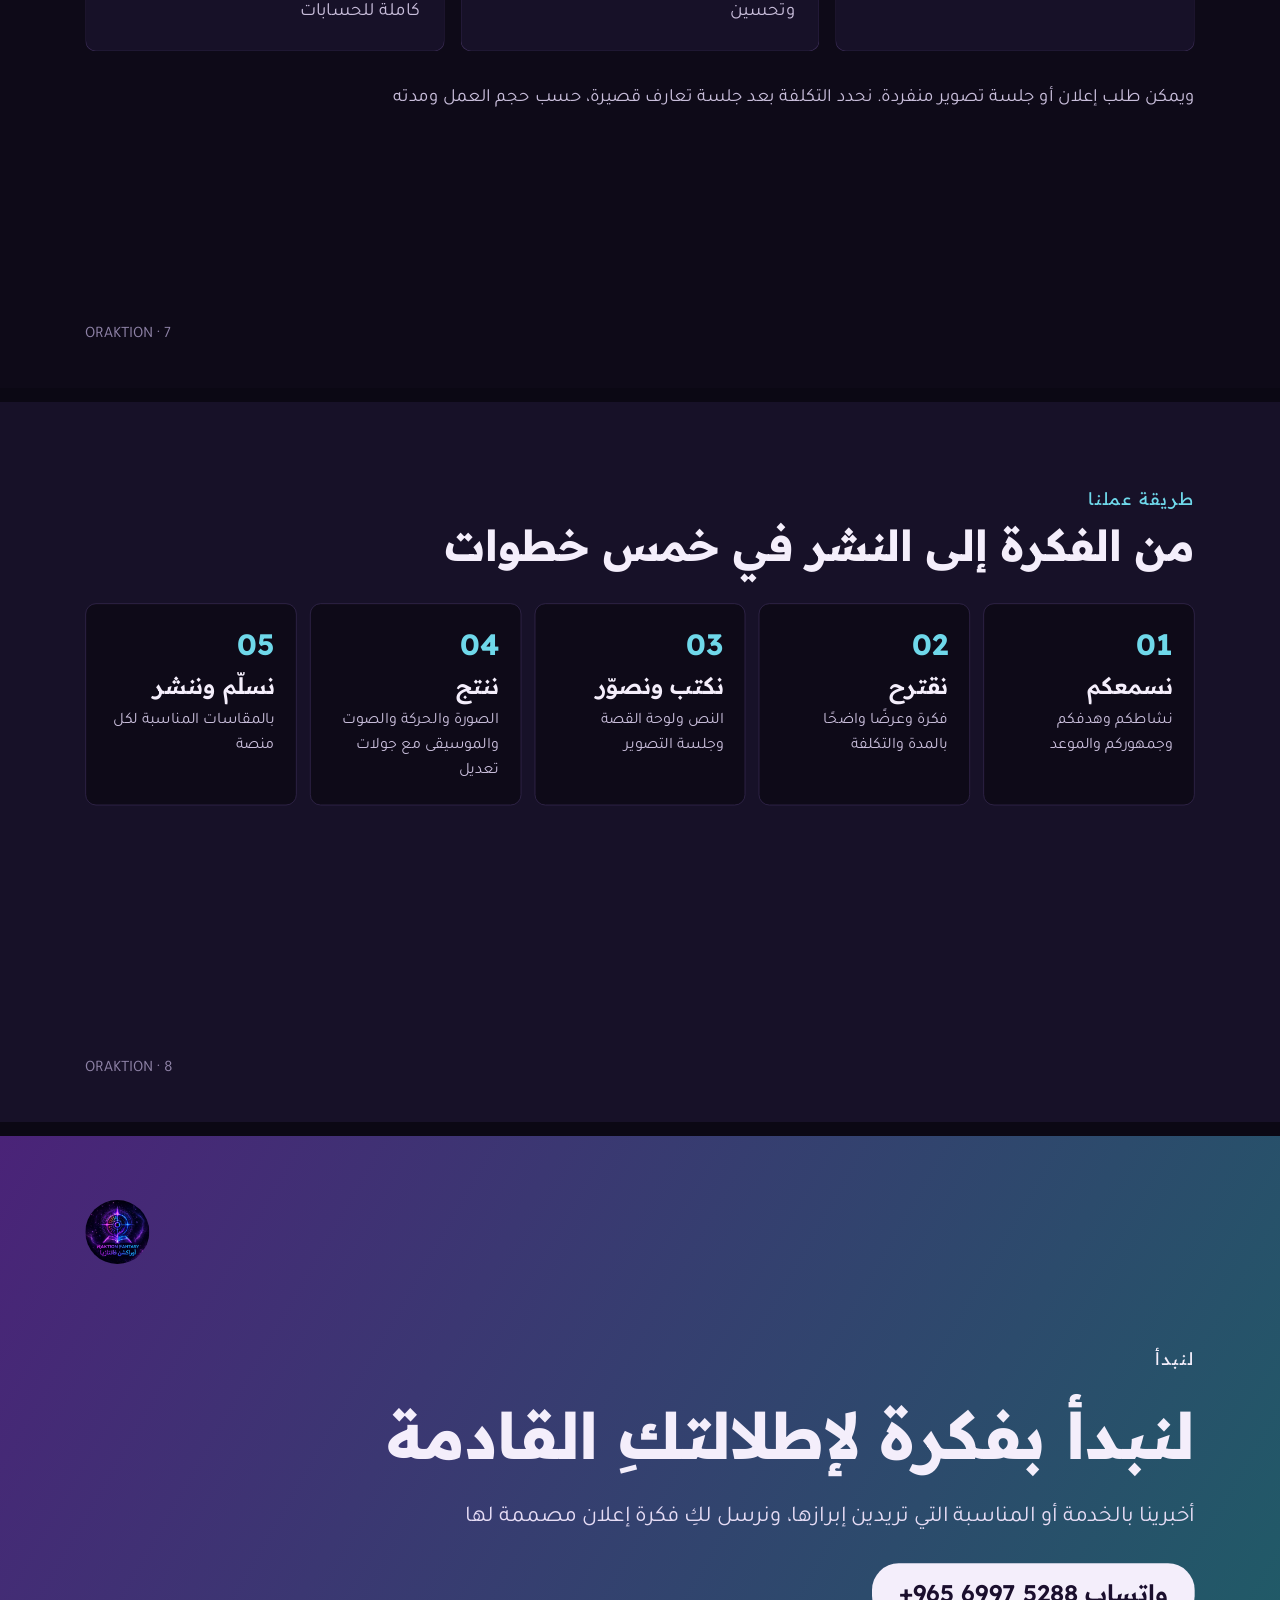
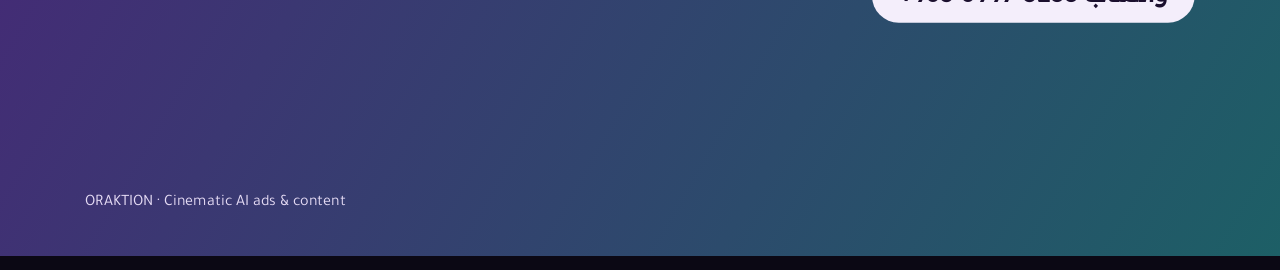
<file: oraktion/decks/makeup.html>
<!DOCTYPE html>
<html lang="ar"><head><meta charset="utf-8"><meta name="viewport" content="width=device-width,initial-scale=1">
<title>أوراكشن × خبيرات المكياج | ORAKTION</title><meta name="description" content="أوراكشن × خبيرات المكياج: إعلانات سينمائية ومحتوى وتصوير.">
<meta property="og:title" content="أوراكشن × خبيرات المكياج"><meta property="og:image" content="https://salman-creative-work.github.io/assets/oraktion-official-logo.jpg">
<meta name="theme-color" content="#0b0814"><link rel="icon" href="../../assets/favicon.svg">
<link rel="stylesheet" href="https://fonts.googleapis.com/css2?family=Readex+Pro:wght@400..700&family=Tajawal:wght@400;500;700&display=swap">
<style>
*{box-sizing:border-box}html,body{margin:0;background:#0b0814;color:#F4EEFB}
body{font-family:'Tajawal',Tahoma,sans-serif}
h1,h2,h3,p{margin:0}
.bar{position:fixed;top:0;left:0;right:0;z-index:20;display:flex;align-items:center;justify-content:space-between;gap:12px;padding:10px 18px;background:#0b0814e6;backdrop-filter:blur(10px);border-bottom:1px solid #ffffff1a;direction:rtl}
.bar a{color:#F4EEFB;text-decoration:none;font-size:15px}
.bar .brand{font-weight:700;letter-spacing:.25em;direction:ltr}
.bar .wa{background:linear-gradient(135deg,#7e41b4,#2a8f8c);padding:9px 16px;border-radius:9px;font-weight:600}
.deck{padding-top:64px}
.slide{position:relative;width:100%;overflow:hidden;margin:0 auto 14px;max-width:1600px}
.slide>section{position:absolute;top:0;left:0;width:1920px;height:1080px;transform-origin:0 0}
aside{display:none!important}
.cropbox{overflow:hidden;position:relative;flex:none}
.cropbox img{position:absolute;top:0;left:50%;transform:translateX(-50%);max-width:none}
.nav{position:fixed;bottom:18px;left:18px;z-index:20;display:flex;gap:8px;direction:ltr}
.nav button{width:46px;height:46px;border-radius:50%;border:1px solid #ffffff40;background:#0b0814cc;color:#fff;font-size:20px;cursor:pointer}
@media(min-width:901px){body.present .slide{display:none}body.present .slide.on{display:block}body.present .deck{display:flex;align-items:center;justify-content:center;min-height:100vh;padding-top:56px}}
@media(max-width:900px){
 .nav{display:none}.deck{padding:64px 12px 20px}
 .slide{height:auto!important;border-radius:16px;margin-bottom:16px}
 .slide>section{position:relative!important;width:auto!important;height:auto!important;transform:none!important;padding:28px 20px 44px!important;gap:18px!important;display:flex!important;flex-direction:column!important;justify-content:flex-start!important;align-items:stretch!important}
 .slide [style*="row-reverse"]{flex-direction:column!important;gap:14px!important}
 .slide h1{font-size:32px!important}.slide h2{font-size:28px!important}.slide h3{font-size:20px!important}
 .slide p{font-size:16px!important;max-width:none!important}
 .slide p[style*="font-size:120px"]{font-size:54px!important}.slide p[style*="font-size:44px"]{font-size:26px!important}
 .slide div[style*="padding"]{padding:18px!important}
 .slide [style*="position:absolute"]{position:static!important;width:auto!important}
 .slide img[alt^="شعار"]{width:56px!important;height:56px!important}
 .cropbox{width:100%!important;height:auto!important;aspect-ratio:4/5;max-width:420px;align-self:center}
 .cropbox img{width:107%!important}
 .slide div[style*="width:360px"]{width:100%!important}
 .slide p[style*="left:128px"]{text-align:right!important;font-size:13px!important;opacity:.7}
}
</style></head><body>
<header class="bar"><a class="brand" href="../">ORAKTION</a><span style="display:flex;gap:10px;align-items:center"><a href="#" id="play" style="border:1px solid #ffffff40;padding:8px 14px;border-radius:9px">▶ عرض</a><a class="wa" href="https://wa.me/96569975288?text=%D9%85%D8%B1%D8%AD%D8%A8%D9%8B%D8%A7%20%D8%A3%D9%88%D8%B1%D8%A7%D9%83%D8%B4%D9%86%D8%8C%20%D8%B4%D8%A7%D9%87%D8%AF%D8%AA%20%D8%B9%D8%B1%D8%B6%D9%83%D9%85%20%D9%88%D8%A3%D9%88%D8%AF%20%D8%A7%D9%84%D8%AA%D8%AD%D8%AF%D8%AB%20%D8%B9%D9%86%3A%20" target="_blank" rel="noopener">واتساب</a></span></header>
<main class="deck"><div class="slide"><section id="cover" data-transition="fade" style="background:radial-gradient(ellipse at 80% 20%, #3B1E63 0%, #0E0A18 60%);color:#F4EEFB;font-family:'Tajawal', Tahoma, sans-serif;padding:128px;display:flex;flex-direction:column;justify-content:center;gap:0px">
<img src="../../assets/oraktion-official-logo.jpg" alt="شعار أوراكشن" style="position:absolute;left:128px;top:96px;width:96px;height:96px;border-radius:48px;object-fit:cover"><div style="display:flex;flex-direction:row-reverse;gap:72px;align-items:center;flex:1"><div style="flex:1;display:flex;flex-direction:column;gap:28px"><p style="font-family:'Readex Pro', Tahoma, sans-serif;font-size:26px;letter-spacing:2px;color:#6FD8EA;text-align:right">‫ORAKTION · أوراكشن  ·  خبيرات المكياج‬</p><h1 style="font-family:'Readex Pro', Tahoma, sans-serif;font-size:88px;font-weight:700;line-height:1.2;text-align:right;color:#F4EEFB">‫أعمالكِ تستحق أن تُرى كفيلم‬</h1><p style="font-size:32px;line-height:1.6;text-align:right;color:#C9BEDB">‫عرض خدمات أوراكشن لخبيرات المكياج وصالونات التجميل‬</p><p style="font-size:26px;text-align:right;color:#B98CFF">‫إعلانات سينمائية ومحتوى بالذكاء الاصطناعي · تصوير · صوت بشري‬</p></div><div class="cropbox" style="width:480px;height:600px;border-radius:20px;border:1px solid #4A3870"><img src="../../assets/covers-20261110/cinderella.webp" alt="سندريلا بلمسة لوما — إعلان من أوراكشن لخبيرة تجميل" loading="lazy" style="width:510px;height:auto"></div></div>
<aside>نقدم أوراكشن لخبيرات المكياج.</aside>
</section>
</div><div class="slide"><section id="challenge" data-transition="fade" style="background:linear-gradient(120deg, #4A2378 0%, #1D5F66 100%);color:#F4EEFB;font-family:'Tajawal', Tahoma, sans-serif;padding:128px 128px 160px;display:flex;flex-direction:column;justify-content:center;gap:40px">
<p style="font-family:'Readex Pro', Tahoma, sans-serif;font-size:26px;letter-spacing:2px;color:#F4EEFB;text-align:right">‫لماذا الآن‬</p><h2 style="font-family:'Readex Pro', Tahoma, sans-serif;font-size:96px;font-weight:700;line-height:1.2;text-align:right;color:#F4EEFB">‫العروس تراجع حسابكِ قبل أن تراسلكِ‬</h2><p style="max-width:1300px;align-self:flex-end;font-size:36px;line-height:1.6;text-align:right;color:#E6DCF5">‫إنستغرام هو معرض أعمالكِ. ومقاطع التحول قبل وبعد هي أكثر محتوى يجلب الحجوزات في عالم التجميل، وحين تُصنع بإيقاع سينمائي تصبح توقيعكِ‬</p><p style="position:absolute;left:128px;right:128px;bottom:64px;font-size:24px;color:#8E82A6;text-align:left">‪ORAKTION · 2‬</p>
<aside>التحول قبل وبعد هو أقوى محتوى للحجوزات.</aside>
</section>
</div><div class="slide"><section id="services" data-transition="fade" style="background:#0E0A18;color:#F4EEFB;font-family:'Tajawal', Tahoma, sans-serif;padding:128px 128px 160px;display:flex;flex-direction:column;justify-content:flex-start;gap:48px">
<div style="display:flex;flex-direction:column;gap:16px"><p style="font-family:'Readex Pro', Tahoma, sans-serif;font-size:26px;letter-spacing:2px;color:#6FD8EA;text-align:right">‫ما نصنعه لكم‬</p><h2 style="font-family:'Readex Pro', Tahoma, sans-serif;font-size:64px;font-weight:700;line-height:1.2;text-align:right;color:#F4EEFB">‫أربع خدمات تحوّل اسمكِ إلى علامة‬</h2></div><div style="display:flex;flex-direction:row-reverse;gap:24px;align-items:stretch"><div style="flex:1;display:flex;flex-direction:column;gap:14px;background:#171128;padding:36px;border:1px solid #3A2C55;border-top:4px solid #B98CFF;border-radius:16px"><h3 style="font-family:'Readex Pro', Tahoma, sans-serif;font-size:36px;font-weight:600;line-height:1.3;text-align:right;color:#F4EEFB">‫إعلان سينمائي بهويتكِ‬</h3><p style="font-size:26px;line-height:1.55;text-align:right;color:#C9BEDB">‫حكاية تجعل لمستكِ علامة لا تُنسى‬</p></div><div style="flex:1;display:flex;flex-direction:column;gap:14px;background:#171128;padding:36px;border:1px solid #3A2C55;border-top:4px solid #6FD8EA;border-radius:16px"><h3 style="font-family:'Readex Pro', Tahoma, sans-serif;font-size:36px;font-weight:600;line-height:1.3;text-align:right;color:#F4EEFB">‫مقاطع التحول‬</h3><p style="font-size:26px;line-height:1.55;text-align:right;color:#C9BEDB">‫قبل وبعد من جلساتكِ الحقيقية بمونتاج سينمائي‬</p></div><div style="flex:1;display:flex;flex-direction:column;gap:14px;background:#171128;padding:36px;border:1px solid #3A2C55;border-top:4px solid #B98CFF;border-radius:16px"><h3 style="font-family:'Readex Pro', Tahoma, sans-serif;font-size:36px;font-weight:600;line-height:1.3;text-align:right;color:#F4EEFB">‫محتوى شهري منتظم‬</h3><p style="font-size:26px;line-height:1.55;text-align:right;color:#C9BEDB">‫نصائح ومنتجات وخلف الكواليس طوال الشهر‬</p></div><div style="flex:1;display:flex;flex-direction:column;gap:14px;background:#171128;padding:36px;border:1px solid #3A2C55;border-top:4px solid #6FD8EA;border-radius:16px"><h3 style="font-family:'Readex Pro', Tahoma, sans-serif;font-size:36px;font-weight:600;line-height:1.3;text-align:right;color:#F4EEFB">‫صوت ونصوص‬</h3><p style="font-size:26px;line-height:1.55;text-align:right;color:#C9BEDB">‫تعليق صوتي بشري ونصوص تشبه أسلوبكِ‬</p></div></div><p style="position:absolute;left:128px;right:128px;bottom:64px;font-size:24px;color:#8E82A6;text-align:left">‪ORAKTION · 3‬</p>
<aside>الخدمات الأربع.</aside>
</section>
</div><div class="slide"><section id="photo" data-transition="fade" style="background:#171128;color:#F4EEFB;font-family:'Tajawal', Tahoma, sans-serif;padding:128px 128px 160px;display:flex;flex-direction:column;justify-content:flex-start;gap:48px">
<div style="display:flex;flex-direction:column;gap:16px"><p style="font-family:'Readex Pro', Tahoma, sans-serif;font-size:26px;letter-spacing:2px;color:#6FD8EA;text-align:right">‫خدمات التصوير‬</p><h2 style="font-family:'Readex Pro', Tahoma, sans-serif;font-size:64px;font-weight:700;line-height:1.2;text-align:right;color:#F4EEFB">‫تصوير يُبرز دقة عملكِ‬</h2></div><div style="display:flex;flex-direction:row-reverse;gap:24px;align-items:stretch"><div style="flex:1;display:flex;flex-direction:column;gap:14px;background:#0E0A18;padding:36px;border:1px solid #3A2C55;border-top:4px solid #6FD8EA;border-radius:16px"><h3 style="font-family:'Readex Pro', Tahoma, sans-serif;font-size:36px;font-weight:600;line-height:1.3;text-align:right;color:#F4EEFB">‫جلسات قبل وبعد‬</h3><p style="font-size:26px;line-height:1.55;text-align:right;color:#C9BEDB">‫تصوير ثابت الإضاءة يُظهر التحول بصدق‬</p></div><div style="flex:1;display:flex;flex-direction:column;gap:14px;background:#0E0A18;padding:36px;border:1px solid #3A2C55;border-top:4px solid #6FD8EA;border-radius:16px"><h3 style="font-family:'Readex Pro', Tahoma, sans-serif;font-size:36px;font-weight:600;line-height:1.3;text-align:right;color:#F4EEFB">‫لقطات قريبة‬</h3><p style="font-size:26px;line-height:1.55;text-align:right;color:#C9BEDB">‫العيون والبشرة والتفاصيل التي تميزكِ‬</p></div><div style="flex:1;display:flex;flex-direction:column;gap:14px;background:#0E0A18;padding:36px;border:1px solid #3A2C55;border-top:4px solid #6FD8EA;border-radius:16px"><h3 style="font-family:'Readex Pro', Tahoma, sans-serif;font-size:36px;font-weight:600;line-height:1.3;text-align:right;color:#F4EEFB">‫الاستوديو والأدوات‬</h3><p style="font-size:26px;line-height:1.55;text-align:right;color:#C9BEDB">‫مكانكِ ومنتجاتكِ بلمسة فاخرة‬</p></div></div><p style="font-size:28px;line-height:1.6;text-align:right;color:#F4EEFB;background:#24193A;padding:28px 36px;border-radius:14px">‫النتيجة على الوجه نصورها حقيقية دائمًا. الذكاء الاصطناعي للعالم السينمائي حول عملكِ، لا لتزييف المكياج‬</p><p style="position:absolute;left:128px;right:128px;bottom:64px;font-size:24px;color:#8E82A6;text-align:left">‪ORAKTION · 4‬</p>
<aside>التصوير الحقيقي للنتيجة، والذكاء الاصطناعي للعالم حولها.</aside>
</section>
</div><div class="slide"><section id="ideas" data-transition="fade" style="background:#0E0A18;color:#F4EEFB;font-family:'Tajawal', Tahoma, sans-serif;padding:128px 128px 160px;display:flex;flex-direction:column;justify-content:flex-start;gap:40px">
<div style="display:flex;flex-direction:column;gap:16px"><p style="font-family:'Readex Pro', Tahoma, sans-serif;font-size:26px;letter-spacing:2px;color:#6FD8EA;text-align:right">‫أفكار محتوى جاهزة‬</p><h2 style="font-family:'Readex Pro', Tahoma, sans-serif;font-size:64px;font-weight:700;line-height:1.2;text-align:right;color:#F4EEFB">‫ستة أفكار تصلح لحسابكِ من الشهر الأول‬</h2></div><div style="display:flex;flex-direction:column;gap:20px"><div style="display:flex;flex-direction:row-reverse;gap:20px;align-items:stretch"><div style="flex:1;display:flex;flex-direction:column;gap:14px;background:#171128;padding:36px;border:1px solid #3A2C55;border-top:4px solid #B98CFF;border-radius:16px"><h3 style="font-family:'Readex Pro', Tahoma, sans-serif;font-size:32px;font-weight:600;line-height:1.3;text-align:right;color:#F4EEFB">‫تحول العروس في 30 ثانية‬</h3><p style="font-size:24px;line-height:1.55;text-align:right;color:#C9BEDB">‫من البشرة النظيفة حتى الإطلالة النهائية‬</p></div><div style="flex:1;display:flex;flex-direction:column;gap:14px;background:#171128;padding:36px;border:1px solid #3A2C55;border-top:4px solid #B98CFF;border-radius:16px"><h3 style="font-family:'Readex Pro', Tahoma, sans-serif;font-size:32px;font-weight:600;line-height:1.3;text-align:right;color:#F4EEFB">‫اسألي خبيرة المكياج‬</h3><p style="font-size:24px;line-height:1.55;text-align:right;color:#C9BEDB">‫سؤال متكرر وجواب سريع منكِ‬</p></div><div style="flex:1;display:flex;flex-direction:column;gap:14px;background:#171128;padding:36px;border:1px solid #3A2C55;border-top:4px solid #B98CFF;border-radius:16px"><h3 style="font-family:'Readex Pro', Tahoma, sans-serif;font-size:32px;font-weight:600;line-height:1.3;text-align:right;color:#F4EEFB">‫منتج الشهر‬</h3><p style="font-size:24px;line-height:1.55;text-align:right;color:#C9BEDB">‫المنتج الذي تعتمدين عليه ولماذا‬</p></div></div><div style="display:flex;flex-direction:row-reverse;gap:20px;align-items:stretch"><div style="flex:1;display:flex;flex-direction:column;gap:14px;background:#171128;padding:36px;border:1px solid #3A2C55;border-top:4px solid #6FD8EA;border-radius:16px"><h3 style="font-family:'Readex Pro', Tahoma, sans-serif;font-size:32px;font-weight:600;line-height:1.3;text-align:right;color:#F4EEFB">‫ليلة قبل الزفاف‬</h3><p style="font-size:24px;line-height:1.55;text-align:right;color:#C9BEDB">‫نصائح تحتاجها كل عروس قبل موعدها‬</p></div><div style="flex:1;display:flex;flex-direction:column;gap:14px;background:#171128;padding:36px;border:1px solid #3A2C55;border-top:4px solid #6FD8EA;border-radius:16px"><h3 style="font-family:'Readex Pro', Tahoma, sans-serif;font-size:32px;font-weight:600;line-height:1.3;text-align:right;color:#F4EEFB">‫خلف الكواليس‬</h3><p style="font-size:24px;line-height:1.55;text-align:right;color:#C9BEDB">‫يوم عمل حقيقي في الاستوديو‬</p></div><div style="flex:1;display:flex;flex-direction:column;gap:14px;background:#171128;padding:36px;border:1px solid #3A2C55;border-top:4px solid #6FD8EA;border-radius:16px"><h3 style="font-family:'Readex Pro', Tahoma, sans-serif;font-size:32px;font-weight:600;line-height:1.3;text-align:right;color:#F4EEFB">‫إطلالة من حكاية‬</h3><p style="font-size:24px;line-height:1.55;text-align:right;color:#C9BEDB">‫مكياج مستوحى من شخصية أسطورية بعالم سينمائي‬</p></div></div></div><p style="position:absolute;left:128px;right:128px;bottom:64px;font-size:24px;color:#8E82A6;text-align:left">‪ORAKTION · 5‬</p>
<aside>أفكار جاهزة.</aside>
</section>
</div><div class="slide"><section id="proof" data-transition="fade" style="background:#171128;color:#F4EEFB;font-family:'Tajawal', Tahoma, sans-serif;padding:128px 128px 160px;display:flex;flex-direction:column;justify-content:center;gap:0px">
<div style="display:flex;flex-direction:row-reverse;gap:64px;align-items:center;flex:1"><div style="flex:1;display:flex;flex-direction:column;gap:28px"><p style="font-family:'Readex Pro', Tahoma, sans-serif;font-size:26px;letter-spacing:2px;color:#6FD8EA;text-align:right">‫من أعمالنا‬</p><h2 style="font-family:'Readex Pro', Tahoma, sans-serif;font-size:64px;font-weight:700;line-height:1.2;text-align:right;color:#F4EEFB">‫صنعنا لخبيرات تجميل من قبل‬</h2><p style="font-family:'Readex Pro', Tahoma, sans-serif;font-size:120px;font-weight:700;line-height:1;text-align:right;color:#6FD8EA">‫10 آلاف‬</p><p style="font-size:32px;line-height:1.6;text-align:right;color:#F4EEFB">‫مشاهدة لإعلان GAMESTORE في أول خمسة أيام من نشره‬</p><p style="font-size:28px;line-height:1.6;text-align:right;color:#C9BEDB">‫ومن أعمالنا إعلان «سندريلا بلمسة لوما» وإعلان «لمسة من السحر» لخبيرة التجميل آيات اليحيى‬</p></div><div style="display:flex;flex-direction:column;gap:14px;width:360px"><div class="cropbox" style="width:360px;height:450px;border-radius:16px;border:1px solid #4A3870"><img src="../../assets/covers-20261110/cinderella.webp" alt="سندريلا بلمسة لوما" loading="lazy" style="width:382px;height:auto"></div><p style="font-size:24px;text-align:right;color:#C9BEDB">‫سندريلا بلمسة لوما‬</p></div><div style="display:flex;flex-direction:column;gap:14px;width:360px"><div class="cropbox" style="width:360px;height:450px;border-radius:16px;border:1px solid #4A3870"><img src="../../assets/covers-20261110/ayat-magic.webp" alt="لمسة من السحر" loading="lazy" style="width:387px;height:auto"></div><p style="font-size:24px;text-align:right;color:#C9BEDB">‫لمسة من السحر‬</p></div></div><p style="position:absolute;left:128px;right:128px;bottom:64px;font-size:24px;color:#8E82A6;text-align:left">‪ORAKTION · 6‬</p>
<aside>أعمال سابقة لخبيرات تجميل، و10 آلاف مشاهدة لإعلان GAMESTORE.</aside>
</section>
</div><div class="slide"><section id="packages" data-transition="fade" style="background:#0E0A18;color:#F4EEFB;font-family:'Tajawal', Tahoma, sans-serif;padding:128px 128px 160px;display:flex;flex-direction:column;justify-content:flex-start;gap:48px">
<div style="display:flex;flex-direction:column;gap:16px"><p style="font-family:'Readex Pro', Tahoma, sans-serif;font-size:26px;letter-spacing:2px;color:#6FD8EA;text-align:right">‫باقات شهرية‬</p><h2 style="font-family:'Readex Pro', Tahoma, sans-serif;font-size:64px;font-weight:700;line-height:1.2;text-align:right;color:#F4EEFB">‫باقات تناسب حجم عملكِ‬</h2></div><div style="display:flex;flex-direction:row-reverse;gap:24px;align-items:stretch"><div style="flex:1;display:flex;flex-direction:column;gap:14px;background:#171128;padding:36px;border:1px solid #3A2C55;border-top:4px solid #B98CFF;border-radius:16px"><h3 style="font-family:'Readex Pro', Tahoma, sans-serif;font-size:40px;font-weight:600;line-height:1.3;text-align:right;color:#F4EEFB">‫انطلاقة‬</h3><p style="font-size:28px;line-height:1.55;text-align:right;color:#C9BEDB">‫8 فيديوهات قصيرة شهريًا · خطة محتوى ونصوص · نشر ومتابعة · تقرير شهري‬</p></div><div style="flex:1;display:flex;flex-direction:column;gap:14px;background:#171128;padding:36px;border:1px solid #3A2C55;border-top:4px solid #6FD8EA;border-radius:16px"><h3 style="font-family:'Readex Pro', Tahoma, sans-serif;font-size:40px;font-weight:600;line-height:1.3;text-align:right;color:#F4EEFB">‫نمو‬</h3><p style="font-size:28px;line-height:1.55;text-align:right;color:#C9BEDB">‫12 فيديو قصيرًا وقطعة سينمائية · صوت بشري · جلسة تصوير شهرية · تقرير وتحسين‬</p></div><div style="flex:1;display:flex;flex-direction:column;gap:14px;background:#171128;padding:36px;border:1px solid #3A2C55;border-top:4px solid #B98CFF;border-radius:16px"><h3 style="font-family:'Readex Pro', Tahoma, sans-serif;font-size:40px;font-weight:600;line-height:1.3;text-align:right;color:#F4EEFB">‫حضور كامل‬</h3><p style="font-size:28px;line-height:1.55;text-align:right;color:#C9BEDB">‫20 فيديو أو حلقة ضمن سلسلة · شخصية وعالم خاص بكم · تصوير وإدارة كاملة للحسابات‬</p></div></div><p style="font-size:28px;line-height:1.6;text-align:right;color:#C9BEDB">‫ويمكن طلب إعلان أو جلسة تصوير منفردة. نحدد التكلفة بعد جلسة تعارف قصيرة، حسب حجم العمل ومدته‬</p><p style="position:absolute;left:128px;right:128px;bottom:64px;font-size:24px;color:#8E82A6;text-align:left">‪ORAKTION · 7‬</p>
<aside>نعرض الباقات دون أسعار. السعر يُناقش بعد جلسة التعارف حسب الحجم.</aside>
</section>
</div><div class="slide"><section id="process" data-transition="fade" style="background:#171128;color:#F4EEFB;font-family:'Tajawal', Tahoma, sans-serif;padding:128px 128px 160px;display:flex;flex-direction:column;justify-content:flex-start;gap:48px">
<div style="display:flex;flex-direction:column;gap:16px"><p style="font-family:'Readex Pro', Tahoma, sans-serif;font-size:26px;letter-spacing:2px;color:#6FD8EA;text-align:right">‫طريقة عملنا‬</p><h2 style="font-family:'Readex Pro', Tahoma, sans-serif;font-size:64px;font-weight:700;line-height:1.2;text-align:right;color:#F4EEFB">‫من الفكرة إلى النشر في خمس خطوات‬</h2></div><div style="display:flex;flex-direction:row-reverse;gap:20px;align-items:stretch"><div style="flex:1;display:flex;flex-direction:column;gap:14px;background:#0E0A18;padding:32px;border-radius:16px;border:1px solid #3A2C55"><p style="font-family:'Readex Pro', Tahoma, sans-serif;font-size:44px;font-weight:700;text-align:right;color:#6FD8EA">‪01‬</p><h3 style="font-family:'Readex Pro', Tahoma, sans-serif;font-size:34px;font-weight:600;text-align:right;color:#F4EEFB">‫نسمعكم‬</h3><p style="font-size:24px;line-height:1.55;text-align:right;color:#C9BEDB">‫نشاطكم وهدفكم وجمهوركم والموعد‬</p></div><div style="flex:1;display:flex;flex-direction:column;gap:14px;background:#0E0A18;padding:32px;border-radius:16px;border:1px solid #3A2C55"><p style="font-family:'Readex Pro', Tahoma, sans-serif;font-size:44px;font-weight:700;text-align:right;color:#6FD8EA">‪02‬</p><h3 style="font-family:'Readex Pro', Tahoma, sans-serif;font-size:34px;font-weight:600;text-align:right;color:#F4EEFB">‫نقترح‬</h3><p style="font-size:24px;line-height:1.55;text-align:right;color:#C9BEDB">‫فكرة وعرضًا واضحًا بالمدة والتكلفة‬</p></div><div style="flex:1;display:flex;flex-direction:column;gap:14px;background:#0E0A18;padding:32px;border-radius:16px;border:1px solid #3A2C55"><p style="font-family:'Readex Pro', Tahoma, sans-serif;font-size:44px;font-weight:700;text-align:right;color:#6FD8EA">‪03‬</p><h3 style="font-family:'Readex Pro', Tahoma, sans-serif;font-size:34px;font-weight:600;text-align:right;color:#F4EEFB">‫نكتب ونصوّر‬</h3><p style="font-size:24px;line-height:1.55;text-align:right;color:#C9BEDB">‫النص ولوحة القصة وجلسة التصوير‬</p></div><div style="flex:1;display:flex;flex-direction:column;gap:14px;background:#0E0A18;padding:32px;border-radius:16px;border:1px solid #3A2C55"><p style="font-family:'Readex Pro', Tahoma, sans-serif;font-size:44px;font-weight:700;text-align:right;color:#6FD8EA">‪04‬</p><h3 style="font-family:'Readex Pro', Tahoma, sans-serif;font-size:34px;font-weight:600;text-align:right;color:#F4EEFB">‫ننتج‬</h3><p style="font-size:24px;line-height:1.55;text-align:right;color:#C9BEDB">‫الصورة والحركة والصوت والموسيقى مع جولات تعديل‬</p></div><div style="flex:1;display:flex;flex-direction:column;gap:14px;background:#0E0A18;padding:32px;border-radius:16px;border:1px solid #3A2C55"><p style="font-family:'Readex Pro', Tahoma, sans-serif;font-size:44px;font-weight:700;text-align:right;color:#6FD8EA">‪05‬</p><h3 style="font-family:'Readex Pro', Tahoma, sans-serif;font-size:34px;font-weight:600;text-align:right;color:#F4EEFB">‫نسلّم وننشر‬</h3><p style="font-size:24px;line-height:1.55;text-align:right;color:#C9BEDB">‫بالمقاسات المناسبة لكل منصة‬</p></div></div><p style="position:absolute;left:128px;right:128px;bottom:64px;font-size:24px;color:#8E82A6;text-align:left">‪ORAKTION · 8‬</p>
<aside>خمس خطوات واضحة. نؤكد أن العميل يرى النص قبل الإنتاج ويعتمده.</aside>
</section>
</div><div class="slide"><section id="cta" data-transition="fade" style="background:linear-gradient(120deg, #4A2378 0%, #1D5F66 100%);color:#F4EEFB;font-family:'Tajawal', Tahoma, sans-serif;padding:128px 128px 160px;display:flex;flex-direction:column;justify-content:center;gap:40px">
<img src="../../assets/oraktion-official-logo.jpg" alt="شعار أوراكشن" style="position:absolute;left:128px;top:96px;width:96px;height:96px;border-radius:48px;object-fit:cover"><p style="font-family:'Readex Pro', Tahoma, sans-serif;font-size:26px;letter-spacing:2px;color:#F4EEFB;text-align:right">‫لنبدأ‬</p><h2 style="font-family:'Readex Pro', Tahoma, sans-serif;font-size:96px;font-weight:700;line-height:1.2;text-align:right;color:#F4EEFB">‫لنبدأ بفكرة لإطلالتكِ القادمة‬</h2><p style="max-width:1300px;align-self:flex-end;font-size:34px;line-height:1.6;text-align:right;color:#E6DCF5">‫أخبرينا بالخدمة أو المناسبة التي تريدين إبرازها، ونرسل لكِ فكرة إعلان مصممة لها‬</p><div style="display:flex;flex-direction:row-reverse;gap:24px"><p style="font-family:'Readex Pro', Tahoma, sans-serif;font-size:36px;font-weight:600;color:#1B0F2E;background:#F4EEFB;padding:22px 40px;border-radius:40px;text-align:center">‫واتساب  ‬‪+965 6997 5288‬</p></div><p style="position:absolute;left:128px;bottom:64px;font-size:24px;color:#E6DCF5;text-align:left">‪ORAKTION · Cinematic AI ads &amp; content‬</p>
<aside>نختم بطلب محدد: يرسلون الخدمة أو الدورة التي يريدون إبرازها ونرسل فكرة مصممة لها.</aside>
</section>
</div></main>
<div class="nav"><button id="prev" aria-label="التالي">‹</button><button id="next" aria-label="السابق">›</button></div>
<script>
const slides=[...document.querySelectorAll('.slide')];
function fit(){const mob=innerWidth<=900;slides.forEach(s=>{const sec=s.firstElementChild;if(mob){sec.style.transform='';s.style.height='';return;}
 const present=document.body.classList.contains('present');let w=s.parentElement.clientWidth-(present?0:0);
 if(present){const h=innerHeight-80;w=Math.min(innerWidth-40,h*16/9);s.style.width=w+'px';}else{s.style.width='';w=s.clientWidth;}
 const k=w/1920;sec.style.transform='scale('+k+')';s.style.height=(1080*k)+'px';});}
let cur=0;function show(i){cur=Math.max(0,Math.min(slides.length-1,i));slides.forEach((s,j)=>s.classList.toggle('on',j===cur));fit();}
document.getElementById('play').onclick=(e)=>{e.preventDefault();document.body.classList.toggle('present');show(cur);};
document.getElementById('prev').onclick=()=>show(cur+1);document.getElementById('next').onclick=()=>show(cur-1);
addEventListener('keydown',e=>{if(!document.body.classList.contains('present'))return;if(e.key==='ArrowLeft'||e.key===' ')show(cur+1);if(e.key==='ArrowRight')show(cur-1);if(e.key==='Escape'){document.body.classList.remove('present');fit();}});
let tx=null;addEventListener('touchstart',e=>tx=e.touches[0].clientX,{passive:true});addEventListener('touchend',e=>{if(tx===null||!document.body.classList.contains('present'))return;const dx=e.changedTouches[0].clientX-tx;if(Math.abs(dx)>50)show(cur+(dx>0?1:-1));tx=null;});
addEventListener('resize',fit);show(0);document.fonts&&document.fonts.ready.then(fit);
</script></body></html>
</file>
<file: home.css>
@font-face{font-family:Naskh;src:url('assets/NotoNaskhArabic.ttf') format('truetype');font-weight:400 700;font-display:swap}@font-face{font-family:Arabic;src:url('assets/NotoSansArabic.ttf') format('truetype');font-weight:100 900;font-display:swap}
:root{color-scheme:dark;--bg:#0c0914;--paper:#f8f2ff;--muted:#b7abc9;--line:#34283f;--violet:#d0a5ff;--cyan:#82e6e3;--panel:#171120}*{box-sizing:border-box}html{scroll-behavior:smooth;scroll-padding-top:100px}body{margin:0;background:var(--bg);color:var(--paper);font-family:Arabic,Arial,sans-serif;font-size:15px;line-height:1.9}html[lang=en] body{font-family:Arial,sans-serif}a{color:inherit;text-decoration:none}button,input,select,textarea{font:inherit}button,a,input,select,textarea{-webkit-tap-highlight-color:transparent}button{cursor:pointer}button:focus-visible,a:focus-visible,input:focus-visible,select:focus-visible,textarea:focus-visible,summary:focus-visible{outline:2px solid var(--cyan);outline-offset:5px}img{display:block;max-width:100%}button{color:inherit}h1,h2,h3,p{margin:0}h1,h2,h3{font-family:Naskh,serif;line-height:1.35}html[lang=en] h1,html[lang=en] h2,html[lang=en] h3{font-family:Arial,sans-serif;letter-spacing:-.035em}h1{font-size:clamp(46px,5.8vw,82px)}h2{font-size:clamp(34px,4vw,54px)}h3{font-size:30px}em{font-style:normal;color:var(--violet)}small{font-size:12px}svg{width:22px;height:22px;fill:none;stroke:currentColor;stroke-width:1.6;stroke-linecap:round;stroke-linejoin:round;flex:none}.shell{width:min(1180px,calc(100% - 80px));margin:auto}.skip{position:absolute;top:-100px;inset-inline-start:12px;z-index:100;background:var(--paper);color:var(--bg);padding:10px}.skip:focus{top:8px}.site-nav{position:relative;z-index:20;border-bottom:1px solid var(--line)}.nav-inner{min-height:96px;display:flex;align-items:center;justify-content:space-between;gap:20px}.brand{display:flex;gap:12px;align-items:center}.brand img{width:44px;height:44px;border-radius:50%}.brand strong{display:block;font:700 20px/1.3 Arial,sans-serif;letter-spacing:3px}.brand small{font:10px/1.8 Arial,sans-serif;letter-spacing:1.3px;color:var(--muted)}.nav-links{display:flex;align-items:center;gap:25px;font-size:13px}.deck-link{display:inline-flex;align-items:center;gap:8px;color:var(--cyan)}.language{border:1px solid var(--line);border-radius:50%;background:transparent;min-width:44px;height:44px;font:13px Arial}.hero{display:grid;grid-template-columns:1.15fr .85fr;gap:65px;align-items:center;padding-block:62px 48px;min-height:690px}.eyebrow{font-size:12px;color:var(--cyan);margin-bottom:18px}.hero .lead{color:var(--muted);font-size:17px;max-width:550px;margin-top:24px}.actions{display:flex;flex-wrap:wrap;align-items:center;gap:15px;margin-top:28px}.button{display:inline-flex;justify-content:center;align-items:center;gap:10px;min-height:48px;padding:11px 22px;border-radius:5px;border:1px solid var(--line);background:transparent;font-size:14px}.primary{background:var(--violet);border-color:var(--violet);color:#170e22;font-weight:600}.text-link{color:var(--cyan);font-size:13px;text-decoration:underline;text-underline-offset:6px}.creator-mini{display:flex;align-items:center;gap:13px;margin-top:35px;padding-top:25px;border-top:1px solid var(--line);width:fit-content}.creator-mini img{width:56px;height:56px;object-fit:cover;border-radius:50%;border:1px solid #5d426f}.creator-mini strong{font-size:16px;display:block}.creator-mini small{color:var(--muted)}.hero-feature{position:relative;padding:12px 22px}.hero-feature:before{content:'';position:absolute;inset:12% -8%;background:radial-gradient(ellipse,#7c46952d,transparent 65%);z-index:-1}.hero-poster{position:relative;display:block;background:none;border:0;padding:0;width:100%}.hero-poster img{width:100%;height:475px;object-fit:contain}.play-label{position:absolute;bottom:18px;inset-inline:20%;background:#0c0914e8;border:1px solid #634879;border-radius:40px;padding:9px 13px;font-size:12px;display:flex;align-items:center;justify-content:center;gap:10px}.play-label svg{width:16px}.hero-caption{margin-top:14px;color:var(--muted);font-size:12px;text-align:center}.abilities{display:flex;justify-content:space-between;gap:18px;flex-wrap:wrap;border-block:1px solid var(--line);padding-block:19px;font-size:13px;color:var(--muted)}.section{padding-block:90px}.section-head{display:flex;justify-content:space-between;align-items:end;gap:35px;margin-bottom:35px}.section-head p:last-child{color:var(--muted);max-width:410px}.routes{display:grid;grid-template-columns:repeat(3,1fr);gap:14px;margin-block:30px}.route{padding:22px;text-align:start;background:var(--panel);border:1px solid var(--line);border-radius:8px;position:relative}.route span{display:block;font-size:22px;font-weight:600}.route small{color:var(--muted);display:block;margin-top:8px}.route svg{float:inline-end;color:var(--muted)}.route[aria-pressed=true]{border-color:var(--violet);background:#21162d}.route[aria-pressed=true] svg{color:var(--violet)}.route[aria-pressed=true]:after{content:'';position:absolute;inset-inline:22px;bottom:-1px;height:3px;background:var(--violet)}.service-scene{display:grid;grid-template-columns:1.1fr .9fr;gap:55px;padding:20px 0 35px}.service-text p{color:var(--muted);margin-block:18px}.service-text h3{font-size:39px}.picker{display:flex;align-items:center;flex-wrap:wrap;gap:15px;margin-bottom:22px;font-size:13px}.picker label{color:var(--muted)}select,input,textarea{background:#14101d;border:1px solid #51405f;border-radius:4px;color:var(--paper);padding:11px 13px;max-width:100%;font-size:15px}select{min-width:205px}.scope{padding-inline-start:25px;border-inline-start:2px solid var(--violet)}.scope ul{padding-inline-start:20px;color:var(--muted);font-size:14px;line-height:2.3;margin-block:14px}.scope h4{font-size:14px;font-weight:500;color:var(--cyan);margin:0 0 12px}.scope-note{font-size:12px;color:var(--muted)}details{border-top:1px solid var(--line);padding-block:18px}summary{cursor:pointer;color:var(--paper);font-size:14px}summary::marker{color:var(--violet)}.specific-services{display:flex;gap:10px;flex-wrap:wrap;padding-top:20px}.specific-services button{background:transparent;border:1px solid var(--line);border-radius:30px;padding:9px 15px;font-size:12px;min-height:44px}.work-section{border-top:1px solid var(--line)}.work-grid{display:grid;grid-template-columns:repeat(3,1fr);gap:26px}.work-card{min-width:0}.work-card button{width:100%;padding:0;border:0;background:none;position:relative;text-align:start}.work-card img{width:100%;height:370px;object-fit:contain;background:#100c18;border-radius:8px}.work-card .play-dot{position:absolute;bottom:18px;inset-inline-end:18px;display:grid;place-items:center;background:#130e20e8;border:1px solid #8460a0;width:43px;height:43px;border-radius:50%}.work-card h3{font-size:28px;margin-block:18px 9px}.work-card p{color:var(--muted);font-size:13px;line-height:1.9}.work-card .work-role{font-size:12px;color:var(--cyan);margin-top:10px}.library-links{display:flex;gap:22px;flex-wrap:wrap;margin-top:30px}.creator-section{background:linear-gradient(120deg,#1a1024,#100d19)}.creator-grid{display:grid;grid-template-columns:.8fr 1.2fr;gap:80px;align-items:center}.creator-image{position:relative;max-width:360px;margin:auto}.creator-image img{width:100%;max-height:465px;object-fit:contain;border-radius:130px 130px 10px 10px;background:#20152d}.creator-image small{display:block;margin-top:16px;color:var(--muted);letter-spacing:2px;text-align:center;font-family:Arial}.creator-copy .role-title{color:var(--cyan);font-size:14px;margin-block:14px 20px;direction:ltr;text-align:start}.creator-copy p{color:var(--muted);margin-block:16px}.creator-copy strong{color:var(--paper);font-weight:500}.creator-links{display:flex;gap:20px;flex-wrap:wrap;margin-block:22px}.experience-list{padding-inline-start:20px;color:var(--muted);font-size:13px}.journey{display:grid;grid-template-columns:repeat(4,1fr);gap:28px;margin-top:36px}.journey article{border-top:1px solid #53405f;padding-top:18px}.journey span{font-family:Arial;color:var(--violet);font-size:13px}.journey h3{font-size:27px;margin-block:10px}.journey p{font-size:13px;color:var(--muted)}.deck-banner{display:flex;gap:24px;align-items:center;border-block:1px solid var(--line);padding-block:30px}.deck-icon{height:66px;width:66px;border:1px solid #765195;border-radius:16px;display:grid;place-items:center;color:var(--violet);flex:none}.deck-icon svg{width:34px;height:34px}.deck-banner h3{font-size:26px}.deck-banner p{font-size:13px;color:var(--muted)}.deck-banner .button{margin-inline-start:auto;flex:none}.contact-grid{display:grid;grid-template-columns:.95fr 1.05fr;gap:70px}.contact-copy p{color:var(--muted);margin-top:22px}.contact-copy .contact-direct{display:grid;gap:8px;margin-top:24px;font-size:14px}.brief-form{display:grid;grid-template-columns:1fr 1fr;gap:19px}.brief-form label{display:grid;gap:8px;font-size:13px;color:var(--muted)}.brief-form .full{grid-column:1/-1}.brief-form textarea{resize:vertical;min-height:110px}.brief-form .help{font-size:12px;color:var(--muted)}.brief-form .button{width:100%;margin-top:2px}.form-status{grid-column:1/-1;font-size:13px;color:var(--cyan)}footer{border-top:1px solid var(--line);padding-block:30px}.footer-inner{display:flex;justify-content:space-between;gap:25px;flex-wrap:wrap;font-size:12px;color:var(--muted)}.footer-inner strong{color:var(--paper)}dialog{width:min(1000px,calc(100% - 30px));max-height:90dvh;border:1px solid #51405f;border-radius:12px;background:#100c19;color:var(--paper);padding:26px;overflow:auto}dialog::backdrop{background:#040309dd;backdrop-filter:blur(8px)}.dialog-head{display:flex;justify-content:space-between;align-items:center;gap:20px;margin-bottom:18px}.dialog-head h2{font-size:30px}.close-dialog{width:44px;height:44px;display:grid;place-items:center;background:transparent;border:1px solid var(--line);border-radius:50%;flex:none}.dialog-layout{display:grid;grid-template-columns:1.15fr .85fr;gap:25px}.dialog-layout video{display:block;width:100%;max-height:60vh;background:#050307}.dialog-copy p{font-size:14px;color:var(--muted);margin-bottom:16px}.dialog-copy .credit{font-size:12px;color:var(--cyan)}[hidden]{display:none!important}@media(max-width:1000px){.shell{width:calc(100% - 48px)}.nav-links{gap:15px}.hero{gap:25px;min-height:600px}.hero-poster img{height:420px}.creator-grid{gap:40px}.work-card img{height:300px}.service-scene{gap:30px}.contact-grid{gap:35px}}@media(max-width:720px){html{scroll-padding-top:25px}.shell{width:calc(100% - 36px)}.nav-inner{flex-wrap:wrap;gap:10px;min-height:88px;padding-block:16px}.brand img{width:36px;height:36px}.brand strong{font-size:18px}.brand small{font-size:8px}.nav-links{order:3;width:100%;justify-content:space-between;padding-top:12px;gap:10px;font-size:12px}.nav-links svg{width:17px;height:17px}.hero{grid-template-columns:1fr;gap:30px;padding-block:42px 32px;min-height:0}.hero h1{font-size:54px}.hero .lead{font-size:15px}.hero-feature{max-width:330px;margin:auto;width:100%;padding:0}.hero-poster img{height:380px}.creator-mini{margin-top:25px}.abilities{justify-content:center;font-size:12px;gap:10px 22px}.section{padding-block:60px}.section-head{display:block}.section-head>p{margin-top:18px}.routes{gap:8px;margin-block:24px}.route{padding:17px 9px}.route span{font-size:15px}.route small{font-size:11px;line-height:1.8}.route svg{float:none;display:block;margin-bottom:12px;width:20px}.route[aria-pressed=true]:after{inset-inline:10px}.service-scene{grid-template-columns:1fr;gap:25px}.service-text h3{font-size:32px}.scope{padding-inline-start:17px}.work-grid{grid-template-columns:1fr}.work-card{display:grid;grid-template-columns:.8fr 1fr;gap:20px;align-items:center}.work-card img{height:220px}.work-card h3{font-size:25px;margin-top:0}.work-card p{font-size:12px}.work-card .work-role{font-size:11px}.creator-grid{grid-template-columns:1fr;gap:30px}.creator-image{max-width:270px}.creator-image img{max-height:325px}.creator-copy h2{font-size:44px}.journey{grid-template-columns:1fr 1fr;gap:25px}.deck-banner{flex-wrap:wrap;gap:17px}.deck-banner>div:nth-child(2){flex:1}.deck-banner .button{margin-inline-start:83px}.contact-grid{grid-template-columns:1fr;gap:35px}.brief-form{gap:15px}.dialog-layout{grid-template-columns:1fr}.dialog-layout video{max-height:52vh}dialog{padding:17px}.dialog-head h2{font-size:25px}.footer-inner{gap:16px}input,textarea,select{font-size:16px}.hero .actions{gap:12px}.hero .button{padding-inline:16px}}@media(max-width:360px){.hero h1{font-size:46px}.nav-links{font-size:11px}.route span{font-size:13px}.route small{font-size:10px}.work-card{gap:13px}.work-card img{height:185px}.brief-form{grid-template-columns:1fr}.brief-form label{grid-column:1}.deck-banner .button{margin:0}.brand small{font-size:7px}}@media(prefers-reduced-motion:reduce){html{scroll-behavior:auto}}
.hero>*,.service-scene>*,.creator-grid>*,.contact-grid>*,.brief-form>*,.dialog-layout>*{min-width:0}.brief-form input,.brief-form select,.brief-form textarea{width:100%;min-width:0}.contact-direct a{overflow-wrap:anywhere}@media(max-width:720px){.brief-form{grid-template-columns:minmax(0,1fr)}.brief-form>*{grid-column:1}.contact-grid{grid-template-columns:minmax(0,1fr)}}
.hero-feature:before{inset:12% 0}

/* A visible creative repertoire: same identity, more proof and clearer wayfinding. */
html{scroll-behavior:auto}
.work-media-label{display:block;margin-top:8px;color:var(--cyan);font-size:11px}.youtube-launch{display:block;position:relative;background:#08060d;border:1px solid var(--line);padding:0;width:100%}.youtube-launch img{width:100%;object-fit:contain}.youtube-launch .play-dot{position:absolute;top:45%;left:45%;width:48px;height:48px;display:grid;place-items:center;border:1px solid var(--violet);background:#120c1ce0;border-radius:50%}.youtube-label{display:block;padding:10px;color:var(--cyan);font-size:13px}.media-source-link{margin-top:16px;width:100%}.work-card button .play-dot{bottom:45px}
.chapter-nav{border-bottom:1px solid var(--line);background:#100b18ef;position:sticky;top:0;z-index:15;backdrop-filter:blur(14px)}
.chapter-inner{display:flex;justify-content:space-between;gap:18px;padding-block:16px;overflow:auto;scrollbar-width:thin}
.chapter-inner a{display:flex;align-items:center;gap:10px;white-space:nowrap;font-size:12px;color:#e8dff1}
.chapter-inner small{font-family:Arial;color:var(--violet);font-size:10px}
.section-anchor{position:relative;top:-70px}.section{scroll-margin-top:65px}.hero{min-height:650px;padding-top:45px}.hero .creator-mini{background:#19102270;padding:18px 20px;border:1px solid var(--line);border-radius:8px}
.work-filters{display:flex;gap:10px;flex-wrap:wrap;margin-bottom:28px}.work-filters button{border:1px solid #51405f;background:transparent;color:var(--muted);border-radius:40px;padding:9px 20px;min-height:44px;font-size:13px}.work-filters button[aria-pressed=true]{color:var(--paper);background:#30203d;border-color:var(--violet)}
.work-grid{gap:40px 26px}.work-card img{height:300px;background:linear-gradient(130deg,#1c1227,#0f0c16);transition:transform .25s}.work-card button:hover img{transform:translateY(-4px)}.work-card h3{font-size:27px}.work-card .work-role{border-top:1px solid #34283f;padding-top:12px}.work-card .work-category,.work-category,.sample-kind{display:block;font-size:11px;color:var(--violet);margin-top:12px}.work-card .watch-label{font-size:11px;color:var(--cyan)}
.work-section{padding-top:65px;background:radial-gradient(ellipse at 20% 20%,#26163740,transparent 55%)}
.specialist-block{margin-top:32px;padding-top:34px;border-top:1px solid var(--line)}.specialist-block>h3{font-size:35px}.section-intro{color:var(--muted);font-size:14px;margin-top:9px}.specialist-grid{display:grid;grid-template-columns:repeat(3,minmax(0,1fr));gap:0 30px;margin-top:24px}.specialist-grid article{padding:26px 0;border-top:1px solid #3e2d4b;position:relative;display:flex;flex-direction:column}.service-number{font:11px Arial;color:var(--violet);letter-spacing:2px}.specialist-grid h4{font-family:Naskh,serif;font-size:26px;font-weight:600;line-height:1.5;margin:12px 0}.specialist-grid p{color:var(--muted);font-size:13px;line-height:1.95;margin-bottom:20px}.specialty-actions{display:flex;align-items:center;justify-content:space-between;gap:16px;margin-top:auto}.specialty-actions .text-link{font-size:11px;background:none;border:0;padding:8px 0;min-height:44px;text-align:start}.service-request{border:1px solid var(--line);border-radius:4px;background:#21152d;font-size:11px;padding:6px 12px;min-height:44px;white-space:nowrap}
.craft-proof{border-block:1px solid var(--line);background:linear-gradient(130deg,#181021,#0c0914)}.craft-grid{display:grid;grid-template-columns:repeat(3,minmax(0,1fr));gap:35px}.craft-grid article{border-inline-start:1px solid #73528e;padding-inline-start:24px}.craft-grid article>span{color:var(--violet);font:12px Arial}.craft-grid h3{font-size:28px;margin:15px 0}.craft-grid p{font-size:13px;color:var(--muted);margin-bottom:18px}.craft-grid button{padding:10px 0;background:none;border:0;text-align:start;min-height:44px}
.voice-proof{background:radial-gradient(ellipse at 88% 0%,#07332f30,transparent 60%)}.voice-proof-grid{display:grid;grid-template-columns:repeat(4,minmax(0,1fr));gap:24px}.voice-proof-grid .work-card{display:block}.voice-proof-grid .work-card img{height:210px;object-fit:cover}.voice-proof-grid .work-card h3{font-size:24px;line-height:1.45}.voice-proof-grid .work-card p{font-size:12px}.audio-proof-grid{display:grid;grid-template-columns:repeat(3,minmax(0,1fr));gap:28px}.audio-proof-grid .work-card img{height:225px;object-fit:contain}.audio-proof-grid .work-card h3{font-size:25px}.ai-proof{padding-top:25px}.ai-proof .shell{border-top:1px solid var(--line);padding-top:55px}
.creator-grid{grid-template-columns:.75fr 1.25fr;align-items:start;gap:65px}.creator-image{position:sticky;top:110px;margin-top:30px}.creator-image img{border-radius:120px 120px 12px 12px}.creator-copy h2{font-size:50px}.experience-visible{margin-top:30px;border-top:1px solid #53405f;padding-top:25px}.experience-visible h3{font-size:29px}.experience-visible p{font-size:13px}.experience-visible p.career-line{font-size:14px;color:var(--cyan);margin-bottom:8px}.skill-tags{display:flex;flex-wrap:wrap;gap:8px;margin-top:20px}.skill-tags span{border:1px solid #4d375d;padding:5px 10px;border-radius:4px;font-size:11px;color:#d9c9e9;background:#241631}.experience-visible .creator-links{margin-bottom:0}
.collaboration-proof{border-bottom:1px solid var(--line)}.collaborator-intro{display:flex;gap:30px;align-items:center;max-width:950px}.collaborator-intro>img{width:105px;height:105px;border-radius:50%;object-fit:cover;border:1px solid #59416d}.collaborator-intro h2{font-size:37px}.collaborator-intro p:last-child{color:var(--muted);font-size:14px;max-width:750px;margin-top:12px}.collaborator-samples{display:grid;grid-template-columns:repeat(3,minmax(0,1fr));gap:25px;margin-top:35px}.collaborator-samples>a,.collaborator-samples>button{display:flex;align-items:center;gap:18px;background:none;border:0;border-top:1px solid var(--line);padding:25px 0 0;text-align:start;color:var(--paper)}.collaborator-samples img{width:95px;height:140px;object-fit:contain;flex:none;background:#1c1425;border-radius:7px}.collaborator-samples h3{font-size:24px}.collaborator-samples p{font-size:11px;color:var(--muted);line-height:1.9;margin:10px 0}.collaborator-samples .text-link{font-size:10px}
#film-insights{margin-bottom:20px}#film-insights h3,#film-insights h4{font:600 16px Arabic,Arial,sans-serif;color:var(--paper);margin:18px 0 8px}#film-insights p{font-size:13px}#film-media iframe{display:block;border:0;width:100%;aspect-ratio:16/9;background:#050307}.dialog-layout{align-items:start}.dialog-copy{overflow-wrap:anywhere}.dialog-layout #film-media{position:sticky;top:0}.dialog-layout #film-media img{max-height:55vh;object-fit:contain}html[lang=en] .specialist-grid h4{font-family:Arial,sans-serif;font-size:23px}html[lang=en] .chapter-inner a{font-size:12px}
@media(max-width:1000px){.voice-proof-grid{grid-template-columns:repeat(2,minmax(0,1fr))}.collaborator-samples{gap:20px}.collaborator-samples>a,.collaborator-samples>button{display:block}.collaborator-samples img{width:100%;height:175px;margin-bottom:18px}.creator-grid{gap:35px}.specialist-grid{gap:0 20px}.specialty-actions{flex-wrap:wrap;gap:6px}.work-card img{height:265px}}
@media(max-width:720px){html{scroll-padding-top:80px}.chapter-inner{width:calc(100% - 36px);padding-block:12px;gap:25px}.chapter-inner a{font-size:11px}.chapter-inner small{display:none}.hero{min-height:0}.hero .creator-mini{padding:13px 16px}.section{scroll-margin-top:70px}.work-section{padding-top:45px}.work-filters{gap:7px}.work-filters button{font-size:11px;padding:8px 13px}.work-grid{grid-template-columns:1fr;gap:30px}.work-grid .work-card{padding-bottom:24px;border-bottom:1px solid #2f233a;grid-template-columns:120px minmax(0,1fr);gap:20px}.work-grid .work-card img{height:185px}.work-card h3{font-size:24px}.work-card .work-role{font-size:11px}.work-card .work-category{font-size:10px;margin-top:0}.specialist-grid{grid-template-columns:repeat(2,minmax(0,1fr));gap:0 20px}.specialist-grid h4{font-size:25px}.specialist-grid p{font-size:12px}.specialist-block>h3{font-size:31px}.specialty-actions{display:grid;gap:9px;justify-content:start}.service-request{width:fit-content}.craft-grid{grid-template-columns:1fr;gap:28px}.craft-grid article{padding-inline-start:20px}.craft-grid h3{font-size:28px}.craft-grid p{max-width:520px}.voice-proof-grid{grid-template-columns:repeat(2,minmax(0,1fr));gap:25px 18px}.voice-proof-grid .work-card img{height:155px}.voice-proof-grid .work-card h3{font-size:23px}.voice-proof-grid .work-card p{font-size:11px}.audio-proof-grid{grid-template-columns:1fr;gap:25px}.audio-proof-grid .work-card{grid-template-columns:115px minmax(0,1fr);gap:20px}.audio-proof-grid .work-card img{height:150px}.ai-proof{padding-top:0}.ai-proof .shell{padding-top:40px}.creator-grid{grid-template-columns:1fr;gap:30px}.creator-image{position:static;max-width:260px;margin:auto}.creator-copy h2{font-size:43px}.experience-visible h3{font-size:29px}.skill-tags span{font-size:10px}.collaborator-intro{align-items:flex-start;gap:18px}.collaborator-intro>img{width:70px;height:70px}.collaborator-intro h2{font-size:30px}.collaborator-intro .eyebrow{font-size:10px;margin-bottom:10px}.collaborator-intro p:last-child{font-size:12px}.collaborator-samples{grid-template-columns:1fr;gap:23px}.collaborator-samples>a,.collaborator-samples>button{display:flex;gap:20px;align-items:center}.collaborator-samples img{width:100px;height:135px;margin:0}.collaborator-samples h3{font-size:25px}.collaborator-samples p{font-size:12px}.collaborator-samples .text-link{font-size:11px}.dialog-layout #film-media{position:static}.dialog-layout{gap:20px}}
@media(max-width:360px){.work-grid .work-card{grid-template-columns:100px minmax(0,1fr);gap:15px}.work-grid .work-card img{height:165px}.work-card h3{font-size:22px}.voice-proof-grid{gap:22px 14px}.voice-proof-grid .work-card img{height:130px}.voice-proof-grid .work-card h3{font-size:21px}.specialist-grid{grid-template-columns:1fr}.specialty-actions{display:flex;justify-content:space-between}.collaborator-intro{display:block}.collaborator-intro>img{margin-bottom:20px}.audio-proof-grid .work-card{grid-template-columns:95px minmax(0,1fr);gap:15px}}
@media(prefers-reduced-motion:reduce){.work-card img{transition:none}}
/* The approved portrait is square: preserve its natural shape without letterboxing. */
html{scroll-padding-top:65px}.section{scroll-margin-top:0}
.creator-grid{grid-template-columns:330px minmax(0,1fr)}.creator-image{max-width:330px;width:100%;margin-top:12px}.creator-image img{display:block;aspect-ratio:1/1;width:100%;height:auto;max-height:none;object-fit:cover;border-radius:10px;background:transparent;border:1px solid #37606880}.creator-image small{font-size:10px;letter-spacing:2px;margin-top:14px;color:#c2b4d1}.creator-copy .role-title{text-align:inherit}
.work-card p{font-size:14px}.work-card .work-category,.work-card .work-media-label{font-size:11px}
@media(max-width:1000px){.creator-grid{grid-template-columns:280px minmax(0,1fr);gap:35px}.creator-image{max-width:280px}}
@media(max-width:720px){html{scroll-padding-top:65px}.creator-grid{grid-template-columns:1fr}.creator-image{max-width:240px;margin:0 auto}.creator-image img{max-height:none;border-radius:8px}.creator-copy .role-title{text-align:start}.work-card p{font-size:12px}}
.voice-proof-grid .work-card img{height:300px;object-fit:contain;background:#100b18}.voice-proof-grid .work-card .play-dot{bottom:45px}
@media(max-width:720px){.voice-proof-grid .work-card img{height:230px;object-fit:contain}}@media(max-width:360px){.voice-proof-grid .work-card img{height:205px}}
/* The complete 4:5 poster remains readable at every screen size. */
.hero-poster{max-width:400px;margin-inline:auto;display:block}
.hero-poster img{display:block;width:100%;height:auto;aspect-ratio:4/5;object-fit:contain;border-radius:10px 10px 0 0}
.hero-poster .play-label{position:static;display:flex;align-items:center;justify-content:center;margin:0;border-radius:0 0 10px 10px;padding:12px 16px;background:#1c1128}
.work-grid .work-card img,.voice-proof-grid .work-card img,.audio-proof-grid .work-card img{display:block;width:100%;height:auto;aspect-ratio:4/5;object-fit:contain;border-radius:8px;transform:none}
.work-card button .play-dot{display:none}
.work-card .work-media-label{margin-top:0;padding:9px 8px;text-align:center;background:#1b1226;border:1px solid #41304f;border-radius:0 0 7px 7px;font-size:11px}
.collaborator-samples img{height:auto;aspect-ratio:4/5;object-fit:contain}
@media(min-width:721px){.work-grid{grid-template-columns:repeat(3,minmax(0,1fr))}.audio-proof-grid .work-card{max-width:360px}}
@media(max-width:720px){.hero-poster{max-width:330px}.work-grid .work-card,.audio-proof-grid .work-card{grid-template-columns:140px minmax(0,1fr)}.voice-proof-grid .work-card .work-media-label{font-size:10px;padding-inline:2px}}
@media(max-width:400px){.work-grid .work-card,.audio-proof-grid .work-card{grid-template-columns:116px minmax(0,1fr);gap:16px}.work-card h3{font-size:22px}}
</file>
<file: marketing.css>
.service-position{color:var(--cyan);font-size:16px;line-height:1.9;max-width:590px;margin:0 0 20px}
.hero .eyebrow{margin-bottom:12px}.hero .lead{max-width:620px}
.hero-actions{flex-wrap:wrap}.button.secondary{background:#20152e;border:1px solid #745790;color:var(--paper)}
.hire-shortcut{font-size:12px;line-height:1.9;margin-top:18px;color:#d8cbe6}.hire-shortcut a{display:inline-block;padding-block:9px;text-underline-offset:6px}.hire-shortcut a:hover{text-decoration:underline}
.proof-studio{background:radial-gradient(ellipse at 15% 60%,#36204a70,transparent 60%),#100b17;overflow:hidden}
.proof-tabs{display:flex;gap:8px;flex-wrap:wrap;margin-bottom:35px;border-bottom:1px solid #50335f;padding-bottom:16px}
.proof-tabs button{min-height:48px;border:1px solid transparent;background:transparent;border-radius:6px;padding:10px 22px;font:inherit;font-size:14px;color:#d5c4e3;cursor:pointer}
.proof-tabs button[aria-selected=true]{background:#301d43;border-color:#a47acd;color:#fff;box-shadow:inset 0 -2px #c8a0f2}
.proof-panel{display:grid;grid-template-columns:.8fr 1.2fr;gap:70px;align-items:center}
.proof-visual{position:relative;max-width:390px;width:100%;margin-inline:auto;padding:0 0 30px 26px}
.proof-visual:before{content:"";position:absolute;inset:30px 20px 0 0;border:1px solid #9269ae50;border-radius:9px}
.proof-visual img{display:block;position:relative;width:100%;height:auto;aspect-ratio:4/5;object-fit:contain;background:#140d1e;border-radius:9px;box-shadow:0 25px 55px #0008}
.proof-index{position:absolute;bottom:0;inset-inline-end:0;background:#191022;border:1px solid #65467e;border-radius:5px;padding:13px 23px;display:flex;gap:25px;align-items:center;direction:ltr}.proof-index small{font:10px Arial;letter-spacing:2px;color:#c7b2d7}.proof-index strong{font:14px Arial;color:#b4e9e1;letter-spacing:2px}
.proof-copy>.eyebrow{color:var(--cyan);font-size:11px;margin-bottom:14px}.proof-copy h3{font-size:36px;line-height:1.5;margin-bottom:24px}
.proof-decisions{margin:0 0 28px;padding:0;list-style:none;display:grid;gap:22px}.proof-decisions li{display:grid;grid-template-columns:27px 1fr;gap:16px}.decision-number{font:11px Arial;letter-spacing:1px;color:#bb92d9;padding-top:9px}.proof-decisions h4{font-size:15px;color:#f3eafa;margin-bottom:8px}.proof-decisions p{font-size:14px;line-height:1.95;color:#cfc0db;margin:0}.proof-decisions p.proof-credit{font-size:12px;color:#b8d8d2;margin-top:8px}
.faq-section{padding-top:45px;padding-bottom:35px}.faq-grid{display:grid;grid-template-columns:1fr 1fr;gap:0 40px;align-items:start}.faq-grid details{border-top:1px solid var(--line);padding:0}.faq-grid summary{font-size:16px;min-height:70px;padding:22px 4px;cursor:pointer;line-height:1.8}.faq-grid details p{font-size:14px;line-height:2;color:var(--muted);padding:0 5px 25px}.brief-form #brief-hint{margin-top:-8px;margin-bottom:0;font-size:12px;line-height:1.9}
.proof-tabs button:focus-visible,.proof-panel:focus-visible,.faq-grid summary:focus-visible{outline:2px solid var(--cyan);outline-offset:5px}
@media(max-width:1050px){.proof-panel{gap:38px}.proof-copy h3{font-size:31px}.proof-decisions p{font-size:13px}}
@media(max-width:720px){.service-position{font-size:13px;margin-bottom:15px}.hero .lead{font-size:14px}.hero-actions{gap:10px}.hero-actions .button{font-size:12px;padding:12px 17px}.hire-shortcut{font-size:11px}.proof-tabs{gap:4px;margin-bottom:28px}.proof-tabs button{font-size:11px;padding:9px 12px}.proof-panel{grid-template-columns:1fr;gap:32px}.proof-visual{max-width:255px;padding-bottom:23px;padding-left:18px}.proof-index{padding:10px 16px;gap:22px}.proof-copy h3{font-size:32px}.proof-decisions{gap:20px}.proof-decisions p{font-size:13px}.proof-copy>.eyebrow{font-size:10px}.faq-grid{grid-template-columns:1fr;gap:0}.faq-grid summary{font-size:14px}.faq-grid details p{font-size:13px}}
@media(prefers-reduced-motion:reduce){html{scroll-behavior:auto!important}*,*:before,*:after{animation:none!important;transition:none!important}}

.career-shortcuts{display:flex;flex-wrap:wrap;gap:6px 24px;margin-top:17px;color:#ddd0ea;font-size:12px;line-height:1.9}.career-shortcuts a{display:inline-block;padding-block:9px;text-underline-offset:6px}.career-shortcuts a:hover{text-decoration:underline}.hero h1{line-height:1.15}.hero .service-position{margin-bottom:15px}@media(max-width:720px){.career-shortcuts{gap:2px 18px;font-size:11px}.hero h1{line-height:1.23}.hero .eyebrow{font-size:10px}}

.hero-title{font-size:21px;line-height:1.6;font-weight:700;color:#f4ecff;margin:0 0 6px;max-width:600px}
.xp-metrics{display:flex;gap:34px;margin:18px 0 6px}.xp-metrics div{display:flex;flex-direction:column}.xp-metrics b{font-size:40px;line-height:1.1;color:var(--cyan);font-weight:700}.xp-metrics span{font-size:12px;color:#cdbfdc}
.xp-timeline{list-style:none;margin:18px 0 0;padding:0;border-inline-start:2px solid #4d375d}.xp-timeline li{position:relative;padding:0 0 18px;padding-inline-start:20px}.xp-timeline li:before{content:'';position:absolute;inset-inline-start:-6px;top:9px;width:10px;height:10px;border-radius:50%;background:#c9a3ff}.xp-timeline li:first-child:before{background:var(--cyan);box-shadow:0 0 0 4px rgba(130,230,227,.18)}
.xp-top{display:flex;justify-content:space-between;align-items:baseline;gap:12px;flex-wrap:wrap}.xp-top strong{font-size:16px;color:#fff}.xp-top time{font-size:12px;color:var(--cyan);white-space:nowrap;unicode-bidi:isolate}.experience-visible .xp-timeline p{font-size:13px;margin:4px 0 0;color:#d7c9e6;line-height:1.8}
@media(max-width:720px){.hero-title{font-size:17px}.xp-metrics b{font-size:32px}.xp-top strong{font-size:14px}}

.ai-stack{display:flex;flex-wrap:wrap;align-items:center;gap:8px 16px;margin:-6px 0 26px;padding:12px 16px;border:1px solid #3d2b4c;border-radius:8px;background:rgba(130,230,227,.05)}.ai-stack-label{font-size:13px;color:#d9c9e9}.ai-stack-tools{font-size:14px;font-weight:600;color:var(--cyan);letter-spacing:.3px}
@media(max-width:720px){.ai-stack{padding:10px 12px;margin-bottom:20px}.ai-stack-label{font-size:12px}.ai-stack-tools{font-size:12.5px}}

.create-btn{background:linear-gradient(135deg,#7e41b4,#2a8f8c);color:#fff;border:0;box-shadow:0 0 0 1px rgba(130,230,227,.35),0 10px 30px rgba(126,65,180,.35)}.create-btn:hover{filter:brightness(1.1)}
.nav-create{color:var(--cyan)!important;font-weight:600}
.create-section .pk-group{font-size:20px;color:#fff;margin:34px 0 14px}
.pk-grid{display:grid;grid-template-columns:repeat(3,1fr);gap:16px}
.pk-card{position:relative;display:flex;flex-direction:column;padding:22px 20px;border:1px solid #3d2b4c;border-radius:10px;background:rgba(255,255,255,.03)}
.pk-featured{border-color:rgba(130,230,227,.55);background:linear-gradient(180deg,rgba(126,65,180,.16),rgba(42,143,140,.08))}
.pk-flag{align-self:flex-start;font-size:12px;color:#0d0913;background:var(--cyan);border-radius:20px;padding:3px 10px;margin-bottom:10px}
.pk-card h3{font-size:19px;margin:0 0 8px;color:#fff}
.pk-price{display:flex;flex-wrap:wrap;align-items:baseline;gap:6px;margin:0 0 14px;color:#cdbfdc;font-size:13px}.pk-price b{font-size:34px;color:#fff;line-height:1}.pk-price em{font-style:normal;color:var(--cyan);width:100%}
.pk-card ul{list-style:none;margin:0 0 18px;padding:0;flex:1}.pk-card li{position:relative;padding-inline-start:18px;margin:0 0 8px;font-size:14px;line-height:1.7;color:#ddd0ea}.pk-card li:before{content:'';position:absolute;inset-inline-start:0;top:10px;width:7px;height:7px;border-radius:50%;background:#c9a3ff}
.pk-cta,.idea-cta{display:inline-block;text-align:center;padding:10px 14px;border-radius:8px;border:1px solid rgba(130,230,227,.5);color:var(--cyan);font-size:14px;text-decoration:none}.pk-cta:hover,.idea-cta:hover{background:rgba(130,230,227,.1)}
.pk-featured .pk-cta{background:var(--cyan);color:#0d0913;border-color:var(--cyan)}
.idea-grid{display:grid;grid-template-columns:repeat(3,1fr);gap:14px}
.idea{padding:18px;border-radius:10px;background:rgba(255,255,255,.035);border:1px solid #33253f;display:flex;flex-direction:column;gap:8px}.idea h3{margin:0;font-size:16px;color:#fff}.idea p{margin:0;font-size:13.5px;line-height:1.75;color:#cfc2dd;flex:1}.idea-cta{align-self:flex-start;padding:6px 10px;font-size:13px}
.pk-note{margin-top:22px;font-size:13px;line-height:1.8;color:#a99bb8;max-width:860px}
@media(max-width:900px){.pk-grid,.idea-grid{grid-template-columns:1fr}.pk-price b{font-size:30px}}

/* ===== Mobile comfort (≤720px) ===== */
.m-menu-btn,.m-bar,.swipe-hint{display:none}
@media(max-width:720px){
 html{scroll-padding-top:64px}
 body{padding-bottom:76px}
 .site-nav .nav-inner{min-height:60px;flex-wrap:nowrap;gap:10px;padding-top:8px;padding-bottom:8px}
 .site-nav .brand small{display:none}
 .site-nav .brand img{width:34px;height:34px}
 .site-nav .nav-links{display:none;position:absolute;inset-inline:12px;top:62px;z-index:40;flex-direction:column;align-items:stretch;gap:2px;padding:8px;background:#140e1ff7;border:1px solid #3d2b4c;border-radius:12px;box-shadow:0 18px 40px #0009;backdrop-filter:blur(14px)}
 .site-nav.menu-open .nav-links{display:flex}
 .site-nav .nav-links a{min-height:46px;display:flex;align-items:center;gap:8px;padding:0 14px;border-radius:8px;font-size:15px}
 .site-nav .nav-links a:active{background:#ffffff12}
 .site-nav{position:relative}
 .m-menu-btn{display:inline-flex;align-items:center;justify-content:center;width:44px;height:44px;margin-inline-start:auto;border:1px solid #ffffff2e;border-radius:50%;background:transparent;color:#fff;font-size:20px;cursor:pointer}
 .site-nav .language{width:44px;height:44px}
 /* hero */
 .hero{padding-top:22px}
 .hero h1{font-size:clamp(46px,14vw,60px)}
 .hero .lead{font-size:15.5px;line-height:1.85}
 .hero-actions{display:grid;grid-template-columns:1fr 1fr;gap:10px}
 .hero-actions .button{min-height:50px;font-size:14px;justify-content:center;text-align:center;padding-inline:10px}
 .hero-actions .create-btn{grid-column:1/-1;order:-1;font-size:16px}
 .career-shortcuts{display:flex;flex-wrap:wrap;gap:8px}
 .career-shortcuts a{min-height:40px;display:inline-flex;align-items:center;padding:0 12px;border:1px solid #ffffff1f;border-radius:20px}
 /* sticky chapter bar: one swipeable row */
 .chapter-inner{overflow-x:auto;flex-wrap:nowrap;scrollbar-width:none;-webkit-overflow-scrolling:touch}
 .chapter-inner::-webkit-scrollbar{display:none}
 .chapter-inner a{flex:0 0 auto;min-height:44px;display:inline-flex;align-items:center}
 /* tighter sections */
 .section{padding-top:56px;padding-bottom:56px}
 .section-head h2{font-size:clamp(30px,9vw,40px)}
 /* swipe carousels */
 .pk-grid,.idea-grid{display:flex!important;gap:12px;overflow-x:auto;scroll-snap-type:x mandatory;-webkit-overflow-scrolling:touch;scrollbar-width:none;margin-inline:-20px;padding:4px 20px 10px;scroll-padding-inline:20px}
 .pk-grid::-webkit-scrollbar,.idea-grid::-webkit-scrollbar{display:none}
 .pk-grid>*{flex:0 0 84%;scroll-snap-align:start}
 .idea-grid>*{flex:0 0 78%;scroll-snap-align:start}
 .swipe-hint{display:flex;align-items:center;justify-content:space-between;gap:10px;margin:2px 0 4px;font-size:13px;color:#a99bb8}
 .swipe-dots{display:flex;gap:6px}
 .swipe-dots i{width:7px;height:7px;border-radius:50%;background:#ffffff2e;transition:.2s}
 .swipe-dots i.on{width:20px;border-radius:4px;background:var(--cyan)}
 .pk-cta,.idea-cta{min-height:46px;display:flex;align-items:center;justify-content:center}
 .idea-cta{align-self:stretch}
 /* readability & touch */
 small,.eyebrow,.hero-caption,.ai-stack-label{font-size:max(12.5px,1em)}
 .text-link{display:inline-flex;min-height:40px;align-items:center}
 /* bottom action bar */
 .m-bar{display:grid;grid-template-columns:auto 1fr;gap:8px;position:fixed;inset-inline:0;bottom:0;z-index:50;padding:10px 12px calc(10px + env(safe-area-inset-bottom));background:#0d0913f2;border-top:1px solid #3d2b4c;backdrop-filter:blur(14px);transform:translateY(110%);transition:transform .25s ease}
 .m-bar.show{transform:none}
 .m-bar a{min-height:48px;display:flex;align-items:center;justify-content:center;gap:8px;border-radius:10px;font-size:15px;font-weight:600;text-decoration:none}
 .m-bar .m-wa{padding:0 16px;border:1px solid #2fbf71;color:#5fe39a}
 .m-bar .m-create{background:linear-gradient(135deg,#7e41b4,#2a8f8c);color:#fff}
}
@media(max-width:720px) and (prefers-reduced-motion:reduce){.m-bar{transition:none}}
</file>
<file: presentation/viewer.css>
.viewer-header{display:flex;align-items:center;justify-content:space-between;gap:20px;padding-block:25px;border-bottom:1px solid var(--line)}.viewer-main{padding-block:30px}.viewer-heading{display:flex;justify-content:space-between;align-items:center;gap:25px;margin-bottom:20px}.viewer-heading h1{font-size:32px}.viewer-heading #counter{direction:ltr;font-family:Arial,sans-serif;color:var(--muted);white-space:nowrap}.slide-frame{margin:0;border:1px solid var(--line);border-radius:8px;overflow:hidden;background:#100c1c}.slide-frame img{width:100%;height:auto}.viewer-controls{display:flex;gap:15px;align-items:center;justify-content:center;margin-block:20px}.viewer-controls select{min-width:0;max-width:65%;font-size:13px}.viewer-controls button:disabled{opacity:.4;cursor:default}.slide-transcript{margin-top:25px}.slide-transcript p{white-space:pre-line;font-size:15px;line-height:2;color:var(--muted);padding-top:18px}.viewer-downloads{display:flex;align-items:center;gap:24px;flex-wrap:wrap;font-size:13px;border-top:1px solid var(--line);padding-block:25px}.viewer-downloads .button{margin-inline-start:auto}.visually-hidden{position:absolute;width:1px;height:1px;padding:0;margin:-1px;overflow:hidden;clip:rect(0,0,0,0);white-space:nowrap;border:0}@media(max-width:650px){.viewer-heading h1{font-size:26px}.viewer-main{padding-top:23px}.viewer-controls{gap:8px}.viewer-controls button{padding-inline:14px}.viewer-controls select{max-width:51%;font-size:12px;padding-inline:5px}.viewer-downloads{gap:20px}.viewer-downloads .button{margin:0}.viewer-header{font-size:12px}.slide-frame{border-radius:4px}}
</file>
<file: vision/vision.css>
@font-face{font-family:"Noto Sans Arabic";src:url("../assets/NotoSansArabic.ttf") format("truetype");font-style:normal;font-weight:100 900;font-display:swap}
@font-face{font-family:"Noto Naskh Arabic";src:url("../assets/NotoNaskhArabic.ttf") format("truetype");font-style:normal;font-weight:400 700;font-display:swap}
:root{color-scheme:dark}html{scroll-behavior:smooth}body{margin:0;background:#080711;color:#faf4ff;font-family:"Noto Sans Arabic",Tahoma,Arial,sans-serif}button,input,textarea{font:inherit}button,a{-webkit-tap-highlight-color:transparent}button{cursor:pointer}a{color:#b8e6ec}

#salman-vision-session{--vs-bg:#080711;--vs-surface:#141020;--vs-line:#362544;--vs-muted:#c8bdd6;--vs-accent:#cf99fa;--vs-cyan:#8ce0e7;color:#faf4ff;font-family:"Noto Sans Arabic",Tahoma,Arial,sans-serif;background:#080711}
#salman-vision-session *{box-sizing:border-box}
#salman-vision-session [hidden]{display:none!important}
#salman-vision-session button,#salman-vision-session select{font:inherit;color:inherit;background:#141020;border:1px solid #624276;padding:10px 14px;line-height:1.6;min-height:44px;cursor:pointer}
#salman-vision-session button:hover{background:#251734}
#salman-vision-session button:focus-visible,#salman-vision-session a:focus-visible,#salman-vision-session select:focus-visible{outline:2px solid #8ce0e7;outline-offset:3px}
#salman-vision-session a{color:#b8e6ec;text-underline-offset:5px}
#salman-vision-session .vs-top{display:flex;align-items:center;justify-content:space-between;gap:12px;padding:18px 24px;border-bottom:1px solid var(--vs-line)}
#salman-vision-session .vs-brand{display:flex;align-items:center;gap:10px;direction:ltr;letter-spacing:2px;font-size:17px;font-weight:700}
#salman-vision-session .vs-brand img{width:36px;height:36px;object-fit:cover;border-radius:50%}
#salman-vision-session .vs-brand small{display:block;font-size:11px;font-weight:400;letter-spacing:1px;color:var(--vs-muted);margin-top:3px}
#salman-vision-session .vs-status{font-size:11px;line-height:1.8;color:var(--vs-muted);margin-inline-start:auto}
#salman-vision-session .vs-lang{font-size:13px;min-width:52px}
#salman-vision-session .vs-chapters{display:flex;flex-wrap:wrap;gap:5px;padding:14px 22px;border-bottom:1px solid var(--vs-line)}
#salman-vision-session .vs-chapters button{flex:1 1 auto;font-size:11px;padding:6px 8px;background:transparent;border-color:transparent;min-height:40px}
#salman-vision-session .vs-chapters button[aria-current=step]{background:#2d1c3d;border-color:#8954a9;color:#f8e5ff}
#salman-vision-session .vs-stage{padding:36px;min-height:555px;background:radial-gradient(ellipse at 80% 15%,#6a2b7926,transparent 60%);position:relative}
#salman-vision-session .vs-kicker{font-size:11px;letter-spacing:1.3px;line-height:1.8;color:var(--vs-cyan);margin:0 0 15px}
#salman-vision-session .vs-name{font-family:Georgia,serif;font-size:43px;line-height:1.15;font-weight:400;direction:ltr;margin:0 0 12px;letter-spacing:-1px}
#salman-vision-session[dir=rtl] .vs-name{text-align:right}
#salman-vision-session h1,#salman-vision-session h2,#salman-vision-session h3,#salman-vision-session p{margin:0}
#salman-vision-session .vs-title{font-family:'Noto Naskh Arabic',Georgia,serif;font-size:39px;line-height:1.5;font-weight:600;margin:0 0 16px}
#salman-vision-session[dir=ltr] .vs-title{font-family:Georgia,serif;font-weight:400;font-size:37px;line-height:1.18}
#salman-vision-session .vs-sub{font-size:15px;line-height:1.9;color:var(--vs-muted);max-width:760px}
#salman-vision-session .vs-cover{display:grid;grid-template-columns:1.05fr 1fr;gap:28px;align-items:center}
#salman-vision-session .vs-art{position:relative;min-width:0}
#salman-vision-session .vs-art img{display:block;width:100%;height:330px;object-fit:cover;border:1px solid #4a335c}
#salman-vision-session .vs-art figcaption{font-size:12px;line-height:1.8;margin-top:10px;color:var(--vs-muted)}
#salman-vision-session figure{margin:0}
#salman-vision-session .vs-label{display:block;color:var(--vs-cyan);font-size:11px;line-height:1.7;margin-bottom:8px}
#salman-vision-session .vs-actions{display:flex;flex-wrap:wrap;gap:10px;margin-top:24px}
#salman-vision-session .vs-actions button{font-size:13px}
#salman-vision-session .vs-primary{background:#cb98ee;color:#170d20;border-color:#cb98ee}
#salman-vision-session .vs-primary:hover{background:#e3b7ff}
#salman-vision-session .vs-grid{display:grid;grid-template-columns:repeat(3,1fr);gap:15px;margin-top:24px}
#salman-vision-session .vs-tile{padding:22px;background:#141020;border:1px solid #402c51;text-align:start;min-width:0}
#salman-vision-session button.vs-tile{display:flex;flex-direction:column;align-items:flex-start;gap:11px}
#salman-vision-session .vs-tile[aria-pressed=true]{border-color:#c98cf1;background:#26152f}
#salman-vision-session .vs-tile h3,#salman-vision-session .vs-tile strong{font-size:19px;line-height:1.55;font-weight:600}
#salman-vision-session .vs-tile p,#salman-vision-session .vs-tile span{font-size:13px;line-height:1.8;color:var(--vs-muted)}
#salman-vision-session .vs-tile .vs-index{color:var(--vs-cyan);font-size:11px;letter-spacing:1px}
#salman-vision-session .vs-context{border-inline-start:3px solid var(--vs-accent);padding:14px 18px;margin-top:24px;background:#141020;font-size:14px;line-height:1.9;color:var(--vs-muted)}
#salman-vision-session .vs-cases{display:flex;flex-wrap:wrap;gap:8px;margin:0 0 20px}
#salman-vision-session .vs-cases button{font-size:12px}
#salman-vision-session .vs-cases button[aria-pressed=true]{color:#f4d5ff;border-color:#d395f3;background:#2b1838}
#salman-vision-session .vs-case{display:grid;grid-template-columns:1.15fr 1fr;gap:28px;align-items:center}
#salman-vision-session .vs-case .vs-art img{height:305px}
#salman-vision-session .vs-fact{padding:15px 0;border-bottom:1px solid var(--vs-line);font-size:14px;line-height:1.9}
#salman-vision-session .vs-fact:last-child{border:0}
#salman-vision-session .vs-fact b{display:block;font-size:12px;color:var(--vs-cyan);margin-bottom:5px}
#salman-vision-session .vs-credit{font-size:11px;line-height:1.9;color:var(--vs-muted);margin-top:16px}
#salman-vision-session .vs-scope{display:grid;grid-template-columns:1.3fr 1fr;gap:24px;margin-top:22px}
#salman-vision-session .vs-scope h3{font-size:18px;margin-bottom:12px}
#salman-vision-session ul{padding-inline-start:20px;margin:10px 0}
#salman-vision-session li{font-size:14px;line-height:1.8;margin:8px 0;color:var(--vs-muted)}
#salman-vision-session .vs-steps{display:grid;grid-template-columns:repeat(4,1fr);gap:18px;margin-top:28px}
#salman-vision-session .vs-step{border-top:2px solid #9254bb;padding-top:16px}
#salman-vision-session .vs-step b{font-size:13px;color:var(--vs-cyan);display:block;margin-bottom:12px}
#salman-vision-session .vs-step h3{font-size:18px;line-height:1.5;margin-bottom:10px}
#salman-vision-session .vs-step p{font-size:13px;line-height:1.9;color:var(--vs-muted)}
#salman-vision-session .vs-profile{display:grid;grid-template-columns:1.3fr 1fr;gap:30px}
#salman-vision-session .vs-quote{font-size:24px;line-height:1.7;color:#f0d1ff;padding:20px;border-inline-start:2px solid #b570df}
#salman-vision-session .vs-brief{display:grid;grid-template-columns:1fr 1fr;gap:0 24px;padding:24px;background:#141020;border:1px solid #6e4287;margin-top:22px}
#salman-vision-session .vs-brief div{padding:14px 0;border-bottom:1px solid #362544}
#salman-vision-session .vs-brief b{display:block;color:#8ce0e7;font-size:11px;margin-bottom:8px}
#salman-vision-session .vs-brief p{font-size:14px;line-height:1.7}
#salman-vision-session .vs-message{background:#21142b;padding:18px;border:1px solid #6e4287;margin-top:18px;font-size:14px;line-height:1.9;white-space:pre-wrap}
#salman-vision-session .vs-bottom{display:flex;gap:14px;align-items:center;justify-content:space-between;padding:17px 25px;border-top:1px solid #362544}
#salman-vision-session .vs-bottom button{font-size:12px}
#salman-vision-session .vs-counter{font:12px/1.6 Arial,sans-serif;letter-spacing:2px;color:var(--vs-muted);direction:ltr}
#salman-vision-session button:disabled{opacity:.4;cursor:default}
@media(max-width:720px){#salman-vision-session .vs-stage{padding:26px;min-height:640px}#salman-vision-session .vs-cover,#salman-vision-session .vs-case,#salman-vision-session .vs-profile,#salman-vision-session .vs-scope{grid-template-columns:1fr}#salman-vision-session .vs-art img{height:240px}#salman-vision-session .vs-case .vs-art img{height:235px}#salman-vision-session .vs-title{font-size:34px}#salman-vision-session .vs-name{font-size:37px}#salman-vision-session .vs-grid{grid-template-columns:1fr}#salman-vision-session .vs-steps{grid-template-columns:1fr 1fr}#salman-vision-session .vs-status{display:none}#salman-vision-session .vs-chapters{padding:10px 14px}#salman-vision-session .vs-chapters button{flex:1 1 27%;min-height:44px}#salman-vision-session .vs-tile{padding:18px}#salman-vision-session .vs-brief{grid-template-columns:1fr}#salman-vision-session .vs-bottom{padding:14px}#salman-vision-session .vs-bottom button{padding:9px 10px}#salman-vision-session .vs-sub{font-size:14px}}
@media(max-width:390px){#salman-vision-session .vs-stage{padding:22px 18px}#salman-vision-session .vs-top{padding:16px}#salman-vision-session .vs-name{font-size:32px}#salman-vision-session .vs-steps{grid-template-columns:1fr}#salman-vision-session .vs-brand{font-size:15px}}

#salman-vision-session .vs-voices{margin-top:28px;border-top:1px solid var(--vs-line);padding-top:25px}
#salman-vision-session .vs-voices-head{display:flex;flex-wrap:wrap;gap:14px;align-items:center;justify-content:space-between;margin-bottom:18px}
#salman-vision-session .vs-voices-head h2{font-family:'Noto Naskh Arabic',Georgia,serif;font-size:30px;line-height:1.4;font-weight:600}
#salman-vision-session .vs-voices-intro{max-width:800px;color:var(--vs-muted);font-size:13px;line-height:1.9;margin-bottom:20px}
#salman-vision-session .vs-voice-profile{display:block;padding:24px;background:linear-gradient(135deg,#21152c,#110e1c);border:1px solid #68437e}
#salman-vision-session .vs-voice-name{font-family:'Noto Naskh Arabic',Georgia,serif;font-size:29px;line-height:1.5;margin-bottom:7px}
#salman-vision-session .vs-voice-bio{font-size:13px;color:var(--vs-muted);line-height:1.9}
#salman-vision-session .vs-voice-handle{display:block;direction:ltr;font:12px/1.8 Arial,sans-serif;color:var(--vs-cyan);margin:8px 0 15px}
#salman-vision-session[dir=rtl] .vs-voice-handle{text-align:right}
#salman-vision-session .vs-voice-samples{display:grid;grid-template-columns:repeat(3,minmax(0,1fr));gap:14px;min-width:0}
#salman-vision-session .vs-voice-sample{min-width:0;border:1px solid #483058;background:#100c17;overflow:hidden}
#salman-vision-session .vs-voice-sample img{display:block;width:100%;height:170px;object-fit:cover}
#salman-vision-session .vs-voice-sample-body{padding:17px}
#salman-vision-session .vs-voice-sample h3{font-size:17px;line-height:1.6;margin-bottom:7px}
#salman-vision-session .vs-voice-sample p{font-size:12px;line-height:1.9;color:var(--vs-muted)}
#salman-vision-session .vs-voice-sample a{display:inline-block;font-size:12px;line-height:1.8;margin-top:13px;padding:5px 0}
#salman-vision-session .vs-voice-pending{min-height:170px;display:flex;align-items:center;justify-content:center;background:radial-gradient(ellipse at center,#49224c,#130e1c 75%);color:#d5a5ee;font:16px/1.4 Georgia,serif;letter-spacing:3px;text-align:center}
#salman-vision-session .vs-voice-status{font-size:11px!important;color:#e9cba7!important;margin-top:12px!important}
#salman-vision-session .vs-voice-tags{display:flex;flex-wrap:wrap;gap:7px;margin:13px 0}
#salman-vision-session .vs-voice-tags span{padding:5px 9px;border:1px solid #42304d;color:var(--vs-muted);font-size:11px;line-height:1.7}
@media(max-width:720px){#salman-vision-session .vs-voice-profile{grid-template-columns:1fr;padding:18px}#salman-vision-session .vs-voice-samples{grid-template-columns:1fr 1fr}#salman-vision-session .vs-voice-sample img{height:150px}#salman-vision-session .vs-voice-pending{min-height:150px}}
@media(max-width:480px){#salman-vision-session .vs-voice-samples{grid-template-columns:1fr}#salman-vision-session .vs-voice-sample img{height:190px}#salman-vision-session .vs-voice-pending{min-height:150px}#salman-vision-session .vs-voices-head h2{font-size:27px}}

#salman-vision-session .vs-voice-person{margin-bottom:24px}
#salman-vision-session .vs-voice-person.has-portrait{display:grid;grid-template-columns:138px minmax(0,1fr);gap:23px;align-items:start}
#salman-vision-session .vs-voice-headshot{width:138px;height:154px;overflow:hidden;border:1px solid #805a93;border-radius:3px}
#salman-vision-session .vs-voice-portrait{display:block;width:138px;height:154px;object-fit:cover;object-position:center top;transform:scale(1.85);transform-origin:80% 0%}
#salman-vision-session .vs-voice-person .vs-voice-bio{max-width:740px}
#salman-vision-session .vs-voice-person .vs-actions{margin-top:15px}
#salman-vision-session .vs-perfume img{height:auto;aspect-ratio:16/9;object-fit:contain}
#salman-vision-session .vs-own-grid{display:grid;grid-template-columns:repeat(2,minmax(0,1fr));gap:18px}
#salman-vision-session .vs-own-card{min-width:0;background:linear-gradient(140deg,#21152f,#0d1522);border:1px solid #51356b;overflow:hidden}
#salman-vision-session .vs-own-card>img{display:block;width:100%;height:250px;object-fit:contain;background:#090712}
#salman-vision-session .vs-own-meta{padding:18px;border-top:2px solid #655297}
#salman-vision-session .vs-own-meta h3{font-size:18px;line-height:1.6;margin:8px 0}
#salman-vision-session .vs-own-meta p{font-size:12px;line-height:1.8;color:var(--vs-muted);margin:9px 0}
#salman-vision-session .vs-own-meta a{font-size:12px;line-height:1.8}
@media(max-width:480px){#salman-vision-session .vs-own-grid{grid-template-columns:1fr}#salman-vision-session .vs-own-card>img{height:285px}}
@media(max-width:480px){#salman-vision-session .vs-voice-person.has-portrait{grid-template-columns:1fr;gap:15px}}

#salman-vision-session{max-width:1440px;margin:auto;min-height:100svh}
#salman-vision-session .vs-top{flex-wrap:wrap}
#salman-vision-session .vs-back{margin-inline-start:auto;font-size:12px;line-height:1.8;padding:8px 0;min-height:44px;display:inline-flex;align-items:center;gap:8px}
#salman-vision-session .vs-stage{scroll-margin-top:16px}
#salman-vision-session .vs-stage>*{min-width:0}
#salman-vision-session .vs-primary{background:#cb98ee;color:#170d20;border-color:#cb98ee}
#salman-vision-session .vs-actions a.vs-action-link{display:inline-flex;align-items:center;justify-content:center;min-height:44px;padding:10px 14px;border:1px solid #624276;text-decoration:none;font-size:13px;line-height:1.6}
#salman-vision-session .vs-actions a.vs-primary{color:#170d20;background:#cb98ee;border-color:#cb98ee}
#salman-vision-session .vs-actions a.vs-primary:hover{background:#e3b7ff}
#salman-vision-session .vs-film{display:block;width:100%;max-height:560px;aspect-ratio:16/9;object-fit:contain;background:#030207;border:1px solid #4a335c}
#salman-vision-session .vs-youtube{display:block;width:100%;border:1px solid #4a335c;aspect-ratio:16/9;background:#030207}
#salman-vision-session .vs-player-trigger{display:block;width:100%;padding:0;position:relative;border:1px solid #4a335c;background:#030207}
#salman-vision-session .vs-player-trigger img{width:100%;height:305px;object-fit:contain;border:0;display:block}
#salman-vision-session .vs-player-trigger span{position:absolute;inset:auto 16px 16px;background:#100c17e8;color:#fff;line-height:1.6;font-size:13px;padding:10px 14px;border:1px solid #805a93}
#salman-vision-session .vs-media-caption{font-size:12px;color:var(--vs-muted);line-height:1.8;margin-top:10px}
#salman-vision-session .vs-portrait-signature{display:flex;align-items:center;gap:14px;margin-bottom:22px}
#salman-vision-session .vs-portrait-signature img{width:64px;height:64px;object-fit:cover;border:1px solid #624276;border-radius:50%}
#salman-vision-session .vs-portrait-signature span{font-size:12px;line-height:1.8;color:var(--vs-muted)}
#salman-vision-session .vs-own-meta details{margin-top:14px;border-top:1px solid #463153;padding-top:12px;font-size:12px;line-height:1.8;color:var(--vs-muted)}
#salman-vision-session .vs-own-meta summary{cursor:pointer;color:var(--vs-cyan);min-height:32px}
#salman-vision-session .vs-own-meta details p{overflow-wrap:anywhere}
#salman-vision-session .vs-message-label{display:block;margin-top:24px;font-size:13px;color:var(--vs-cyan);line-height:1.8}
#salman-vision-session .vs-message-input{display:block;width:100%;min-height:205px;resize:vertical;margin-top:10px;padding:18px;color:#faf4ff;border:1px solid #6e4287;background:#110d1b;line-height:1.9;font-size:15px}
#salman-vision-session .vs-message-input:focus-visible{outline:2px solid #8ce0e7;outline-offset:3px}
#salman-vision-session .vs-category-count{margin:0 0 16px!important}
#salman-vision-session .vs-own-grid{grid-template-columns:repeat(2,minmax(0,1fr))}
#salman-vision-session .vs-own-meta h3{overflow-wrap:anywhere}
#salman-vision-session .vs-voice-sample a{overflow-wrap:anywhere}
.vs-skip{position:absolute;left:16px;top:-100px;z-index:10;background:#cb98ee;color:#170d20;padding:12px 18px}.vs-skip:focus{top:12px}
.vs-nojs{padding:36px;line-height:2;color:#c8bdd6}
@media(max-width:720px){#salman-vision-session .vs-case .vs-film,#salman-vision-session .vs-case .vs-youtube{max-height:none}#salman-vision-session .vs-stage{min-height:0}#salman-vision-session .vs-player-trigger img{height:auto;aspect-ratio:16/9;object-fit:contain}#salman-vision-session .vs-top{padding:14px 18px}#salman-vision-session .vs-brand{letter-spacing:1px}#salman-vision-session .vs-brief{padding:18px}}
@media(max-width:480px){#salman-vision-session .vs-own-grid{grid-template-columns:1fr}#salman-vision-session .vs-top .vs-brand{width:calc(100% - 70px)}#salman-vision-session .vs-back{order:3;flex-basis:100%;margin:0;padding:0;min-height:34px}#salman-vision-session .vs-lang{margin-inline-start:auto}#salman-vision-session .vs-brief{padding:15px}#salman-vision-session .vs-message-input{font-size:16px}#salman-vision-session .vs-voices-head h2{font-size:26px}}
@media(prefers-reduced-motion:reduce){html{scroll-behavior:auto}*,*::before,*::after{scroll-behavior:auto!important}}
</file>
<file: approved-covers.css>
/* Refreshed 4:5 posters across the entire portfolio: retain the complete artwork and its credits. */

/* Selected-work cards: the watch label follows the artwork. */
.cinema-card .work-visual {
  display:flex;
  flex-direction:column;
  aspect-ratio:auto;
  overflow:hidden;
  background:#080711;
}
.cinema-card .work-visual img {
  display:block;
  width:100%;
  height:auto;
  aspect-ratio:1122/1402;
  object-fit:contain;
  object-position:center;
  transform:none;
}
.cinema-card .work-visual::after,
.cinema-card .work-visual .film-number,
.cinema-card .work-visual .play {
  display:none;
}
.cinema-card .work-visual .watch-label {
  position:static;
  display:block;
  width:100%;
  padding:13px 16px;
  border-top:1px solid #624276;
  background:#171020;
  color:#f1e3fc;
  font-size:12px;
  line-height:1.8;
  text-align:center;
}

/* The opening poster is a separate column, with its play button below it. */
.hero:has(#hero-image[src*="covers-20261110/"]) {
  display:grid;
  grid-template-columns:minmax(0,1fr) minmax(0,.9fr);
  grid-template-areas:"copy art" "copy film" "bottom bottom";
  gap:20px 5vw;
  align-items:start;
  min-height:0;
  padding:52px 6vw 32px;
}
.hero:has(#hero-image[src*="covers-20261110/"]) .hero-copy {
  grid-area:copy;
  width:100%;
  max-width:none;
  min-width:0;
  align-self:center;
}
.hero:has(#hero-image[src*="covers-20261110/"]) .hero-art {
  grid-area:art;
  position:relative;
  inset:auto;
  z-index:auto;
  order:initial;
  width:100%;
  height:auto;
  margin:0;
  overflow:hidden;
  border:1px solid #624276;
  background:#080711;
}
.hero:has(#hero-image[src*="covers-20261110/"]) #hero-image {
  position:static;
  display:block;
  width:100%;
  height:auto;
  aspect-ratio:1122/1402;
  object-fit:contain;
  object-position:center;
  opacity:1;
  filter:none;
}
.hero:has(#hero-image[src*="covers-20261110/"]) .hero-shade {
  display:none;
}
.hero:has(#hero-image[src*="covers-20261110/"]) .hero-film {
  grid-area:film;
  position:static;
  inset:auto;
  z-index:auto;
  order:initial;
  width:100%;
  min-width:0;
  min-height:78px;
  margin:0;
  padding:16px 20px;
  background:#171020;
}
.hero:has(#hero-image[src*="covers-20261110/"]) .hero-bottom {
  grid-area:bottom;
  position:static;
  inset:auto;
  order:initial;
  margin:12px 0 0;
  min-width:0;
  flex-wrap:wrap;
}

/* The project brief and collaborator card inherit the shared cover image. */
.brief-sample-action img[src*="covers-20261110/"],
.collaborator-cover img[src*="covers-20261110/"] {
  display:block;
  width:100%;
  height:auto;
  aspect-ratio:1122/1402;
  object-fit:contain;
  object-position:center;
  opacity:1;
}
.brief-sample-action:has(img[src*="covers-20261110/"]) .brief-sample-label {
  position:static;
  display:block;
  padding:13px 14px;
  background:#171020;
  border-top:1px solid #624276;
  text-align:center;
}

/* Story-library preview: move its controls and remove its redundant badge. */
.curated-media:has(.curated-poster[src*="covers-20261110/"]) {
  flex-direction:column;
  min-height:0;
  align-self:start;
}
.curated-poster-link:has(.curated-poster[src*="covers-20261110/"]) {
  flex-direction:column;
  height:auto;
  min-height:0;
}
.curated-poster[src*="covers-20261110/"] {
  display:block;
  width:100%;
  height:auto;
  max-height:none;
  aspect-ratio:1122/1402;
  object-fit:contain;
  object-position:center;
}
.curated-media:has(.curated-poster[src*="covers-20261110/"]) .curated-frame-label {
  display:none;
}
.curated-poster-link:has(.curated-poster[src*="covers-20261110/"]) .curated-watch-sign {
  position:static;
  width:100%;
  max-width:none;
  margin:0;
  padding:13px 16px;
  border:0;
  border-top:1px solid #624276;
  border-radius:0;
  background:#171020;
  box-shadow:none;
}

/* Modal previews preserve the full artwork within the available viewport. */
.youtube-launch:has(img[src*="covers-20261110/"]) .play {
  display:none;
}
.youtube-launch img[src*="covers-20261110/"],
#dialog-media>img[src*="covers-20261110/"],
.dialog-screen video[poster*="covers-20261110/"] {
  display:block;
  width:100%;
  height:auto;
  max-height:70vh;
  aspect-ratio:1122/1402;
  object-fit:contain;
  object-position:center;
}

/* Vision-session opener, work samples, and Lara's shared story poster. */
#salman-vision-session .vs-art img[src*="covers-20261110/"],
#salman-vision-session .vs-voice-sample img[src*="covers-20261110/"],
#salman-vision-session .vs-case .vs-art img[src*="covers-20261110/"],
#salman-vision-session .vs-film[poster*="covers-20261110/"] {
  display:block;
  width:100%;
  height:auto;
  max-height:none;
  aspect-ratio:1122/1402;
  object-fit:contain;
  object-position:center;
  background:#080711;
}
#salman-vision-session .vs-player-trigger:has(img[src*="covers-20261110/"])>span {
  position:static;
  display:block;
  margin:0;
  padding:13px 16px;
  border:0;
  border-top:1px solid #624276;
  background:#171020;
}

/* Keep complete presentation posters within a comfortable desktop viewport. */
@media(min-width:901px) {
  #salman-vision-session .vs-art img[src*="covers-20261110/"],
  #salman-vision-session .vs-case .vs-art img[src*="covers-20261110/"],
  #salman-vision-session .vs-film[poster*="covers-20261110/"] {
    width:min(100%,calc(min(64vh,620px) * 1122 / 1402));
    height:auto;
    max-height:min(64vh,620px);
    margin-inline:auto;
    object-fit:contain;
  }
  #salman-vision-session .vs-cover .vs-art img[src*="covers-20261110/"] {
    width:min(100%,calc(min(64vh,560px) * 1122 / 1402));
    max-height:min(64vh,560px);
  }
  #salman-vision-session .vs-player-trigger:has(img[src*="covers-20261110/"]) {
    width:min(100%,calc(min(64vh,620px) * 1122 / 1402));
    margin-inline:auto;
  }
}

@media(max-width:900px) {
  .hero:has(#hero-image[src*="covers-20261110/"]) {
    grid-template-columns:minmax(0,1fr);
    grid-template-areas:"copy" "art" "film" "bottom";
    gap:20px;
    padding:32px 6vw;
  }
  .hero:has(#hero-image[src*="covers-20261110/"]) .hero-art,
  .hero:has(#hero-image[src*="covers-20261110/"]) .hero-film {
    width:100%;
    max-width:560px;
    justify-self:center;
  }
}

/* All human performances and collaborator posters share the full-cover layout. */
#voice-grid .voice-cover-visual{height:auto;aspect-ratio:4/5}
#voice-grid .voice-cover-visual img{height:auto;aspect-ratio:4/5;object-fit:contain}
.collaborator-cover img[src*="covers-20261110/"]{aspect-ratio:4/5;object-fit:contain}
.youtube-launch:has(img[src*="covers-20261110/"]) .youtube-label{position:static;display:block;padding:14px;background:#171020;text-align:center}
.curated-audio-media:has(.curated-poster[src*="covers-20261110/"]) .curated-audio-player{position:static;width:100%;padding:12px}
</file>
<file: style.css>
:root{--bg:#090713;--panel:#121020;--paper:#f7f1fc;--muted:#b8aec8;--line:#ffffff24;--violet:#bc80ff;--pink:#ed72d8;--cyan:#65d9ee;--gradient:linear-gradient(110deg,#ed72d8,#a488ff 54%,#65d9ee)}
*{box-sizing:border-box}html{scroll-behavior:smooth;scroll-padding-top:100px}body{margin:0;background:var(--bg);color:var(--paper);font-family:Arial,sans-serif}button,input{font:inherit}button,a{-webkit-tap-highlight-color:transparent}a{color:inherit;text-decoration:none}button{cursor:pointer}img{max-width:100%}button:focus-visible,a:focus-visible,summary:focus-visible{outline:2px solid var(--cyan);outline-offset:6px}[hidden]{display:none!important}.skip{position:fixed;top:-80px;z-index:99;padding:14px;background:white;color:black}.skip:focus{top:10px}.nav{height:86px;display:flex;align-items:center;justify-content:space-between;gap:25px;padding:0 5.2vw;position:sticky;top:0;z-index:20;background:#090713e8;backdrop-filter:blur(18px);border-bottom:1px solid var(--line)}.brand{display:flex;align-items:center;gap:12px;font-size:20px;font-weight:800;letter-spacing:3px;direction:ltr}.brand img{width:45px;height:45px;object-fit:cover;border-radius:50%}.brand small{display:block;font-size:7px;letter-spacing:2px;margin-top:5px;color:#b5a8ca}.navlinks{display:flex;gap:30px;font-size:14px;color:#cfc3dd}.navlinks a:hover{color:var(--cyan)}#language{background:none;border:1px solid var(--line);color:white;padding:11px 16px;min-width:55px;font-size:13px}.hero{position:relative;isolation:isolate;min-height:720px;padding:88px 6vw 130px;overflow:hidden;display:flex;align-items:center;border-bottom:1px solid var(--line)}.hero-art{position:absolute;inset:0;z-index:-2;background:radial-gradient(ellipse at 27% 50%,#522b715a,transparent 65%),#090713}.hero-art>img{position:absolute;left:0;top:0;width:55%;height:100%;object-fit:contain;object-position:50% 45%;opacity:.92;filter:saturate(.9)}.hero-shade{position:absolute;inset:0;background:linear-gradient(270deg,#090713 3%,#090713fa 28%,#09071388 48%,#09071300 72%),linear-gradient(0deg,#090713 0%,transparent 17%,transparent 80%,#09071366)}.hero-copy{width:52%;max-width:800px}.eyebrow{font-size:11px;line-height:1.9;letter-spacing:2px;color:var(--cyan);font-weight:600;margin:0 0 24px}.hero h1{font-size:clamp(48px,5.7vw,88px);line-height:1.17;letter-spacing:-3px;margin:16px 0 25px;font-weight:700}.hero h1 span,.hero h1 em{display:block}.hero h1 em,h2 em{font-style:normal;background:var(--gradient);-webkit-background-clip:text;background-clip:text;color:transparent}.lead{font-size:18px;color:#cfc5db;line-height:1.85;max-width:590px}.actions{display:flex;align-items:center;gap:25px;flex-wrap:wrap;margin-top:32px}.button{display:inline-flex;align-items:center;justify-content:center;gap:12px;padding:17px 25px;border:1px solid transparent;font-size:14px;line-height:1.6;font-weight:700}.primary{background:var(--gradient);color:#130c1e}.primary:hover{filter:brightness(1.13)}.outline{border-color:#aa82cf;background:none;color:var(--paper)}.text-link{font-size:14px;line-height:1.9;border-bottom:1px solid #9581ab;padding-bottom:5px}.hero-film{position:absolute;left:8vw;bottom:115px;border:1px solid #e5caff59;background:#100b1ad9;backdrop-filter:blur(14px);color:white;display:flex;align-items:center;gap:18px;text-align:start;padding:18px 22px;min-width:280px}.hero-film>span:nth-child(2){display:grid;gap:5px}.hero-film small{font-size:9px;color:#d5bce8;letter-spacing:1.4px}.hero-film b{font-size:21px;direction:ltr}.hero-film>span>span{font-size:12px;color:#bcaacd}.hero-film i{font-size:10px;font-style:normal;margin-inline-start:auto;direction:ltr;color:#b7a1c8}.play{width:45px;height:45px;border:1px solid #d5a9fa;border-radius:50%;display:grid;place-items:center;color:#e5c8ff;font-size:13px;flex:0 0 auto}.hero-bottom{position:absolute;inset-inline:6vw;bottom:28px;padding-top:24px;border-top:1px solid #ffffff27;display:flex;justify-content:space-between;gap:20px;font-size:10px;letter-spacing:1.8px;color:#a38fb8}.hero-bottom>span:first-child{direction:ltr}.section{padding:100px 6vw;max-width:1800px;margin:auto}.section-heading{display:flex;justify-content:space-between;gap:6vw;align-items:flex-end;margin-bottom:44px}.section-heading>div{min-width:45%}h2{font-size:clamp(40px,4.6vw,67px);line-height:1.25;letter-spacing:-2px;font-weight:700;margin:0}h3{line-height:1.4}.section-heading>p{max-width:460px;line-height:1.9;font-size:17px;color:var(--muted);margin:0 0 6px}.filters{display:flex;gap:9px;flex-wrap:wrap;margin-bottom:30px}.filters button{border:1px solid var(--line);background:none;color:var(--muted);padding:12px 20px;font-size:13px}.filters button.active{border-color:#c489ed;color:#fff;background:#b75dde20}.cinema-grid{display:grid;grid-template-columns:repeat(6,minmax(0,1fr));gap:45px 25px}.cinema-card{grid-column:span 2;min-width:0}.cinema-card:nth-child(-n+3){grid-column:span 2}.work-visual{width:100%;border:0;padding:0;position:relative;display:block;overflow:hidden;background:#170f23;aspect-ratio:4/5;text-align:start;color:white}.work-visual img{width:100%;height:100%;display:block;object-fit:cover;transition:transform .65s}.work-visual:hover img{transform:scale(1.035)}.work-visual:after{content:'';position:absolute;inset:0;background:linear-gradient(0deg,#090713ce,transparent 36%)}.work-visual .play{position:absolute;z-index:1;bottom:20px;inset-inline-end:20px;background:#1d123c80;backdrop-filter:blur(8px)}.work-visual .film-number{position:absolute;z-index:1;top:17px;inset-inline-start:18px;font-size:12px;direction:ltr;padding:5px 9px;border:1px solid #ffffff50;background:#100b1880}.work-visual .watch-label{position:absolute;z-index:1;bottom:30px;inset-inline-start:20px;font-size:12px}.cinema-card .tag{font-size:9px;letter-spacing:1px;line-height:1.8;color:var(--cyan);margin-top:21px}.cinema-card h3{font-size:23px;margin:9px 0 8px}.cinema-card>p{font-size:14px;color:var(--muted);line-height:1.9;margin:0}.case-link{border:0;background:none;padding:12px 0 6px;color:#dfbef4;font-size:12px;border-bottom:1px solid #8d60a6;margin-top:9px}.account-link{display:flex;justify-content:space-between;align-items:center;gap:20px;padding:26px 0;border-block:1px solid var(--line);margin-top:50px;font-size:14px}.account-link>span:last-child{color:#d4a7ee;direction:ltr;letter-spacing:1px}.services-section{background:#f3eff8;color:#21162c;max-width:none}.services-section .eyebrow{color:#7e359e}.services-section .section-heading>p{color:#66556f}.services-section h2 em{background:none;color:#8c3eae}.service-selector{display:grid;grid-template-columns:repeat(4,minmax(0,1fr));border-top:1px solid #bca7cc;border-bottom:1px solid #bca7cc}.service-selector button{border:0;border-inline-end:1px solid #cbbbd4;background:none;min-height:105px;color:#786185;text-align:start;padding:22px 24px;display:flex;flex-direction:column;gap:14px;font-weight:700;font-size:17px}.service-selector button:last-child{border-inline-end:0}.service-selector button>span:first-child{font-family:Arial;font-size:10px;color:#876894;letter-spacing:1px}.service-selector button[aria-selected=true]{background:#251332;color:white}.service-selector button[aria-selected=true]>span:first-child{color:#d093ec}.service-panel{display:grid;grid-template-columns:1.1fr 1fr;gap:10vw;padding-top:48px;min-height:295px}.service-panel h3{font-size:35px;line-height:1.3;margin:12px 0}.service-panel p:not(.eyebrow){font-size:16px;line-height:1.9;color:#705d7d}.service-panel ul{list-style:none;padding:0;margin:0 0 30px}.service-panel li{padding:12px 0;border-bottom:1px solid #cdbed5;font-size:14px;line-height:1.7}.service-panel li:before{content:'↗';color:#9848b5;margin-inline-end:14px}.craft-section{padding-bottom:105px;background:radial-gradient(ellipse at 90% 65%,#632d8130,transparent 55%)}.craft-grid{display:grid;grid-template-columns:repeat(4,minmax(0,1fr));gap:30px;margin-top:65px}.craft-grid article{border-top:1px solid #79558c;padding-top:22px}.craft-grid article>span{font-family:Arial;font-size:40px;line-height:1;font-weight:300;color:#77518f;direction:ltr;display:block}.craft-grid h3{font-size:23px;margin:23px 0 12px}.craft-grid p{font-size:14px;color:var(--muted);line-height:1.9}.about-section{border-block:1px solid var(--line);display:grid;grid-template-columns:.7fr 1.25fr;gap:8vw;align-items:center}.about-portrait{position:relative;max-width:440px}.about-portrait img{display:block;aspect-ratio:.83;object-fit:cover;object-position:50% 33%;filter:saturate(.7)}.about-portrait>span{position:absolute;bottom:25px;left:25px;font-size:11px;letter-spacing:2px;font-weight:700;direction:ltr}.about-copy h2{font-size:50px}.about-copy>p{font-size:16px;color:var(--muted);line-height:1.9}.about-copy .about-lead{font-size:21px;color:#f1def7;line-height:1.8}.skill-tags{display:flex;gap:7px;flex-wrap:wrap;margin-top:25px;direction:ltr;justify-content:flex-start}.skill-tags span{font-size:8px;letter-spacing:1px;border:1px solid #9772ad55;padding:9px 10px;color:#bd9ece}.experience{margin-top:30px;border-top:1px solid var(--line);padding-top:20px}.experience summary{cursor:pointer;color:#dcb5ef;font-size:14px;line-height:1.8}.experience p{font-size:13px;color:var(--muted);line-height:1.9}.voice-section{background:#0c0a14}.section-logo{height:58px;width:58px;object-fit:cover;border-radius:50%;margin-bottom:24px}.voice-grid{display:grid;grid-template-columns:repeat(3,minmax(0,1fr));gap:36px 24px}.voice-card,.story-card{min-width:0}.voice-card>a,.story-card>a{display:block}.voice-card .small-art{aspect-ratio:16/10}.small-art{position:relative;overflow:hidden;background:#20162e}.small-art img{width:100%;height:100%;object-fit:cover;display:block;transition:transform .5s}.small-art:hover img{transform:scale(1.035)}.small-art .play{position:absolute;bottom:14px;inset-inline-end:14px;background:#140d24c9;width:36px;height:36px;font-size:10px}.voice-card h3,.story-card h3{font-size:20px;margin:18px 0 10px;line-height:1.5}.voice-card p,.story-card p{font-size:13px;line-height:1.9;color:var(--muted);margin:0}.small-action{color:#c898e3;display:inline-block;font-size:11px;margin-top:18px;padding-bottom:5px;border-bottom:1px solid #78518f}#more-voice{margin-top:35px}.stories-section{border-top:1px solid var(--line)}.story-grid{display:grid;grid-template-columns:repeat(4,minmax(0,1fr));gap:24px}.story-card .small-art{aspect-ratio:16/10}.contact{position:relative;isolation:isolate;overflow:hidden;border-top:1px solid var(--line);padding-bottom:40px;background:radial-gradient(ellipse at 80% 35%,#552c7926,transparent 60%)}.contact-orbit{position:absolute;z-index:-1;font-size:700px;font-family:Arial;line-height:1;opacity:.12;color:#8b43a8;left:-50px;top:30px}.contact h2{font-size:clamp(49px,6.5vw,96px)}.contact>p:not(.eyebrow){max-width:700px;font-size:18px;line-height:1.9;color:#c8b6d4}.phone{display:inline-block;font-size:15px;margin-top:25px;color:#bca1cf;letter-spacing:2px}.footerline{border-top:1px solid var(--line);margin-top:80px;padding-top:35px;display:flex;justify-content:space-between;gap:30px;align-items:center}.footer-brand{font-size:23px;letter-spacing:5px;direction:ltr;font-weight:800}.footer-brand span{display:block;font-size:7px;letter-spacing:3px;margin-top:9px;color:#ad92bf}.footer-share{display:flex;gap:15px;flex-wrap:wrap;max-width:450px;align-items:center;font-size:11px;color:#b9a6c7}.footer-share button{border:0;background:none;padding:5px 0;color:inherit}.footer-share input{width:100%;background:#21132c;border:1px solid #9973ad;color:white;font-size:11px;padding:8px;direction:ltr}.footer-share #share-status{width:100%;color:#70d3df}.qr-link{display:flex;align-items:center;gap:12px;font-size:10px;color:#bda4cc}.qr-link img{width:65px;background:white;padding:3px}dialog{border:1px solid #745185;background:#100c1a;color:#f7f1fc;width:min(1260px,95vw);max-height:94vh;padding:0;overflow:auto}dialog::backdrop{background:#030207e8;backdrop-filter:blur(10px)}.dialog-bar{display:flex;justify-content:space-between;align-items:center;padding:15px 22px;border-bottom:1px solid var(--line);position:sticky;top:0;background:#100c1af7;z-index:2;direction:ltr;font-size:9px;letter-spacing:2px;color:#b9a1cb}.dialog-bar button{border:0;background:none;color:white;font-size:32px;line-height:1;width:35px;height:35px}.dialog-body{display:grid;grid-template-columns:1.15fr 1fr}.dialog-screen{background:#050408;padding:20px;display:flex;flex-direction:column;justify-content:center}.dialog-screen video,.dialog-screen iframe{display:block;width:100%;height:min(67vh,720px);border:0;background:#050408;object-fit:contain}.dialog-screen>a{font-size:11px;line-height:1.8;padding:16px 4px 2px;color:#c59bdc;text-align:center}.dialog-copy{padding:35px 32px}.dialog-copy .eyebrow{font-size:9px;margin-bottom:12px}.dialog-copy h2{font-size:35px;line-height:1.4;letter-spacing:0}.case-point{border-top:1px solid var(--line);margin-top:22px;padding-top:15px}.case-point h3{font-size:16px;color:#deaff7;margin:0 0 8px}.case-point p{font-size:13px;line-height:1.9;color:#c8b7d3;margin:0}.work-note{font-size:10px;line-height:1.9;color:#8d7c99;margin:22px 0 0}.dialog-footer{display:flex;justify-content:space-between;align-items:center;padding:15px 24px;border-top:1px solid var(--line);font-size:10px}.dialog-footer button{background:none;border:0;color:#e1c1f2;padding:10px}.dialog-footer>span{direction:ltr;color:#957aa7}html[dir=ltr] .hero-art>img{left:auto;right:0}html[dir=ltr] .hero-shade{transform:scaleX(-1)}html[dir=ltr] .hero-film{left:auto;right:8vw}html[dir=ltr] .hero h1{font-size:clamp(48px,5.1vw,79px)}
@media(min-width:1450px){.hero{min-height:800px}.hero-art>img{width:52%}.hero-copy{max-width:740px}.cinema-card .work-visual{aspect-ratio:4/4.7}}
@media(max-width:1000px){.navlinks{gap:18px;font-size:12px}.hero{min-height:700px;padding-block:55px 130px}.hero-copy{width:57%}.hero h1{font-size:60px}.hero-art>img{width:53%;object-position:50% 32%}.hero-film{left:5vw;bottom:100px;min-width:235px;padding:14px;gap:12px}.hero-film i{display:none}.hero-film b{font-size:17px}.hero-film small{font-size:7px}.section{padding:75px 5vw}.section-heading{gap:35px}.section-heading>p{font-size:15px}.cinema-grid{gap:35px 18px}.cinema-card h3{font-size:21px}.cinema-card>p{font-size:13px}.service-selector button{font-size:14px;padding:20px 17px}.service-panel{gap:50px}.craft-grid{grid-template-columns:repeat(2,1fr);gap:35px}.about-section{gap:45px}.about-copy h2{font-size:38px}.about-copy .about-lead{font-size:18px}.story-grid{grid-template-columns:repeat(2,1fr)}.dialog-copy{padding:25px}.dialog-copy h2{font-size:29px}.case-point p{font-size:12px}}
@media(max-width:700px){html{scroll-padding-top:78px}.nav{height:72px;padding-inline:6vw}.brand{font-size:16px;letter-spacing:2px;gap:10px}.brand img{width:36px;height:36px}.brand small{font-size:5px;letter-spacing:1.8px}.navlinks{display:none}#language{padding:9px 13px}.hero{padding:40px 6vw 42px;display:flex;flex-direction:column;align-items:stretch;min-height:0}.hero-copy{width:100%;max-width:none;order:0}.hero .eyebrow{font-size:9px;margin-bottom:14px}.hero h1,html[dir=ltr] .hero h1{font-size:clamp(43px,10vw,66px);line-height:1.18;letter-spacing:-1.5px;margin-block:14px 20px}.hero .lead{font-size:15px;line-height:1.9;max-width:100%}.actions{gap:20px;margin-top:25px}.button{padding:14px 20px;font-size:12px}.text-link{font-size:12px}.hero-art{position:relative;inset:auto;width:100%;height:430px;margin-top:35px;order:1;z-index:0;border:1px solid #81529b60;overflow:hidden;background:#100b1a}.hero-art>img,html[dir=ltr] .hero-art>img{position:static;width:100%;height:100%;object-fit:contain;object-position:center;opacity:1}.hero-shade{background:linear-gradient(0deg,#0c071abf,transparent 45%)}.hero-film,html[dir=ltr] .hero-film{position:relative;left:auto;right:auto;bottom:auto;margin:-95px 15px 0;min-width:0;order:2;z-index:1;min-height:78px}.hero-film small{font-size:8px}.hero-film b{font-size:18px}.hero-bottom{position:static;order:3;margin-top:40px;display:grid;gap:13px;font-size:8px;line-height:1.8;letter-spacing:1.6px}.section{padding:60px 6vw}.section-heading{display:block;margin-bottom:30px}.section-heading>div{min-width:0}.section-heading>p{margin-top:25px;max-width:none;font-size:15px}.section-heading h2,h2{font-size:42px;line-height:1.25;letter-spacing:-1px}.section-heading .eyebrow{font-size:9px;margin-bottom:18px}.filters{gap:7px}.filters button{font-size:11px;padding:10px 13px}.cinema-grid{grid-template-columns:repeat(2,minmax(0,1fr));gap:30px 14px}.cinema-card,.cinema-card:nth-child(-n+3){grid-column:span 1}.cinema-card:first-child{grid-column:span 2}.cinema-card:first-child .work-visual{aspect-ratio:4/4.6}.work-visual{aspect-ratio:3/4}.work-visual .play{width:32px;height:32px;bottom:12px;inset-inline-end:12px;font-size:10px}.work-visual .watch-label{display:none}.work-visual .film-number{font-size:9px;top:11px;inset-inline-start:11px;padding:4px 6px}.cinema-card .tag{font-size:7px;margin-top:14px;line-height:1.8}.cinema-card h3{font-size:19px;line-height:1.5;margin:7px 0}.cinema-card>p{font-size:11px;line-height:1.85}.cinema-card:first-child>p{font-size:13px}.case-link{font-size:10px;line-height:1.8;padding-top:8px}.account-link{margin-top:32px;padding-block:22px;font-size:12px;align-items:flex-start}.account-link>span:last-child{font-size:11px}.service-selector{grid-template-columns:repeat(2,minmax(0,1fr))}.service-selector button{min-height:95px;font-size:13px;padding:17px 14px}.service-selector button:nth-child(2){border-inline-end:0}.service-selector button:nth-child(-n+2){border-bottom:1px solid #cbbbd4}.service-selector button>span:first-child{font-size:9px}.service-panel{grid-template-columns:1fr;gap:16px;padding-top:30px;min-height:0}.service-panel h3{font-size:30px}.service-panel p:not(.eyebrow){font-size:14px}.service-panel li{font-size:13px}.craft-grid{gap:30px 20px;margin-top:38px}.craft-grid article>span{font-size:31px}.craft-grid h3{font-size:21px;margin-top:18px}.craft-grid p{font-size:12px}.about-section{grid-template-columns:1fr;gap:30px}.about-portrait{max-width:260px}.about-portrait img{aspect-ratio:.95}.about-copy h2{font-size:40px}.about-copy>p{font-size:14px}.about-copy .about-lead{font-size:18px}.voice-grid{grid-template-columns:1fr;gap:33px}.voice-card h3{font-size:22px}.voice-card p{font-size:13px}.story-grid{grid-template-columns:repeat(2,minmax(0,1fr));gap:30px 16px}.story-card h3{font-size:18px;margin-top:14px}.story-card p{font-size:11px}.small-action{font-size:10px}.contact h2{font-size:48px}.contact>p:not(.eyebrow){font-size:15px}.contact .email{font-size:12px;overflow-wrap:anywhere}.contact-orbit{font-size:470px;top:160px;left:-80px}.footerline{margin-top:55px;flex-wrap:wrap;gap:30px}.footer-brand{font-size:20px}.footer-share{max-width:100%;gap:15px;font-size:10px}.qr-link img{width:58px}.qr-link{margin-top:4px}.dialog-body{grid-template-columns:1fr}.dialog-screen{padding:12px}.dialog-screen video,.dialog-screen iframe{height:min(62vh,630px)}.dialog-copy{padding:25px 22px}.dialog-copy h2{font-size:30px}.case-point p{font-size:13px}.dialog-bar{padding:10px 14px;font-size:8px}.dialog-footer{padding:10px 15px}.dialog-footer button{font-size:11px}}
@media(prefers-reduced-motion:reduce){html{scroll-behavior:auto}*{animation:none!important;transition:none!important}}
#dialog-media>img{display:block;width:100%;max-height:70vh;object-fit:contain}.still-note{font-size:11px;color:#b79acb;text-align:center;line-height:1.8}

.profile-links{display:flex;flex-wrap:wrap;gap:10px 22px;margin-top:25px}.profile-link{display:inline-flex;align-items:center;gap:9px;min-height:44px;padding:8px 0;font-size:12px;line-height:1.8;color:#d6b5ed;border-bottom:1px solid #9772ad66}.profile-link:hover{color:var(--cyan);border-color:var(--cyan)}.profile-link svg{width:18px;height:18px;flex:0 0 18px;fill:none;stroke:currentColor;stroke-width:1.5;stroke-linecap:round;stroke-linejoin:round}.about-copy .cv-availability{font-size:12px;color:var(--muted)}@media(max-width:700px){.profile-links{gap:8px 20px;margin-top:20px}.profile-link{font-size:11px}.story-grid{grid-template-columns:repeat(2,minmax(0,1fr))}}
</file>
<file: arabic-type.css>
@font-face{font-family:'Noto Naskh Arabic';src:url('assets/NotoNaskhArabic.ttf') format('truetype');font-style:normal;font-weight:400 700;font-display:swap}
@font-face{font-family:'Noto Sans Arabic';src:url('assets/NotoSansArabic.ttf') format('truetype');font-style:normal;font-weight:100 900;font-display:swap}
html[lang=ar] body{font-family:'Noto Sans Arabic',Tahoma,Arial,sans-serif}html[lang=ar] h1,html[lang=ar] h2,html[lang=ar] h3{font-family:'Noto Naskh Arabic',Tahoma,serif;letter-spacing:0;font-weight:700;font-synthesis:none}
html[lang=ar] .hero h1{font-size:clamp(52px,6.1vw,94px);line-height:1.34;margin-block:15px 22px}html[lang=ar] .hero h1 em{padding-block:.02em}html[lang=ar] .lead{font-size:17px;line-height:2.05}html[lang=ar] h2{line-height:1.35}html[lang=ar] .section-heading>p{font-size:15px;line-height:2}html[lang=ar] .navlinks{font-size:12px}html[lang=ar] .eyebrow,html[lang=ar] .tag,html[lang=ar] .hero-bottom>span:last-child{letter-spacing:0}html[lang=ar] .cinema-card h3{font-size:27px;line-height:1.5}html[lang=ar] .cinema-card>p{font-size:13px;line-height:1.95}html[lang=ar] .button{font-size:13px}html[lang=ar] .text-link{font-size:12px}html[lang=ar] .hero-film small{letter-spacing:0}html[lang=ar] .service-selector button{font-size:15px;line-height:1.8}html[lang=ar] .service-panel h3{font-size:40px;line-height:1.5}html[lang=ar] .service-panel p:not(.eyebrow){font-size:14px;line-height:2}html[lang=ar] .service-panel li{font-size:13px;line-height:1.9}html[lang=ar] .craft-grid h3{font-size:27px}html[lang=ar] .craft-grid p{font-size:13px;line-height:2}html[lang=ar] .about-copy .about-lead{font-size:18px;line-height:2}html[lang=ar] .about-copy>p:not(.eyebrow){font-size:14px;line-height:2}html[lang=ar] .voice-card h3,html[lang=ar] .story-card h3{font-size:25px;line-height:1.4}html[lang=ar] .voice-card p,html[lang=ar] .story-card p{font-size:12px;line-height:2}html[lang=ar] .contact>p:not(.eyebrow){font-size:16px;line-height:2}html[lang=ar] .dialog-copy h2{font-size:38px;line-height:1.4}html[lang=ar] .case-point h3{font-size:22px}html[lang=ar] .case-point p{font-size:12px;line-height:2}
@media(max-width:1000px){html[lang=ar] .hero h1{font-size:64px}html[lang=ar] .hero .lead{font-size:15px}html[lang=ar] .cinema-card h3{font-size:24px}html[lang=ar] .cinema-card>p{font-size:12px}}
@media(max-width:700px){html[lang=ar] .hero h1{font-size:clamp(48px,12.3vw,72px);line-height:1.36}html[lang=ar] .hero .lead{font-size:14px;line-height:2}html[lang=ar] h2{font-size:44px;line-height:1.4}html[lang=ar] .section-heading>p{font-size:14px}html[lang=ar] .cinema-card h3{font-size:23px;line-height:1.4}html[lang=ar] .cinema-card>p{font-size:10px;line-height:2}html[lang=ar] .cinema-card:first-child>p{font-size:13px}html[lang=ar] .service-selector button{font-size:12px}html[lang=ar] .service-panel h3{font-size:32px}html[lang=ar] .craft-grid h3{font-size:25px}html[lang=ar] .craft-grid p{font-size:11px}html[lang=ar] .voice-card h3{font-size:26px}html[lang=ar] .story-card h3{font-size:21px}html[lang=ar] .story-card p{font-size:10px}html[lang=ar] .contact h2{font-size:53px}html[lang=ar] .contact>p:not(.eyebrow){font-size:14px}html[lang=ar] .dialog-copy h2{font-size:33px}}
</file>
<file: identity.css>
.brand small{font-size:8px;letter-spacing:1.2px;color:#d6c2e8}
.creator-signature{display:inline-flex;align-items:center;gap:12px;margin-bottom:20px;color:var(--paper)}
.creator-signature img{width:48px;height:48px;border:1px solid #be87e78c;border-radius:50%;object-fit:cover}
.creator-signature strong{display:block;font-size:21px;letter-spacing:.3px;line-height:1.4}
.creator-signature small{display:block;font-size:10px;line-height:1.8;color:#bdaacb;margin-top:3px}
.professional-title{direction:ltr;unicode-bidi:isolate;letter-spacing:.8px;font-family:Arial,sans-serif!important}
html[lang=ar] .professional-title{text-align:right}
.hero .professional-title{font-size:11px;line-height:1.7;margin-bottom:12px;text-transform:uppercase}
html[lang=ar] .hero h1{font-size:clamp(48px,5.5vw,84px);line-height:1.25;margin-block:14px 20px}
.hero{padding-top:65px;padding-bottom:130px;min-height:850px}
.hero .lead{font-size:16px}
html[lang=ar] .hero .lead{font-size:15px;line-height:2}
.service-selector{grid-template-columns:repeat(3,minmax(0,1fr))}
.service-selector button:nth-child(3){border-inline-end:0}
.service-selector button:nth-child(-n+3){border-bottom:1px solid #cbbbd4}
.service-selector button{min-height:104px}
.about-section{align-items:start}
.about-portrait{position:sticky;top:120px}
.about-copy .professional-title{font-size:16px!important;line-height:1.6!important;letter-spacing:.2px}
.voice-proof-link{display:inline-block;margin-top:25px;color:#d6b5ed}
.voice-project-link{display:inline-block;margin-top:30px;margin-inline-end:25px;color:#d6b5ed}
.skill-tags span{font-size:9px;letter-spacing:.4px}
@media(max-width:1000px){.hero{min-height:820px;padding-top:50px}.hero .creator-signature strong{font-size:19px}.hero .professional-title{font-size:10px}}
@media(max-width:700px){.hero{min-height:0;padding:32px 6vw 42px}.creator-signature{margin-bottom:17px;gap:10px}.creator-signature img{width:42px;height:42px}.creator-signature strong{font-size:19px}.creator-signature small{font-size:9px}.hero .professional-title{font-size:10px;letter-spacing:.3px;max-width:310px}html[lang=ar] .hero h1{font-size:clamp(48px,12.3vw,72px);line-height:1.36}.hero .lead,html[lang=ar] .hero .lead{font-size:14px;line-height:2}.service-selector{grid-template-columns:repeat(2,minmax(0,1fr))}.service-selector button:nth-child(3){border-inline-end:1px solid #cbbbd4}.service-selector button:nth-child(2n){border-inline-end:0}.service-selector button:nth-child(-n+4){border-bottom:1px solid #cbbbd4}.service-selector button{min-height:96px}.about-portrait{position:relative;top:auto}.about-copy .professional-title{font-size:15px!important}.voice-project-link{margin-inline-end:0;display:block;width:fit-content}.brand small{font-size:6px;letter-spacing:.65px}}
</file>
<file: brief.css>
.brief-section{max-width:none;background:radial-gradient(ellipse at 5% 18%,#5a237c26,transparent 48%),#0c0917;border-bottom:1px solid #ffffff24}.brief-intro{display:flex;justify-content:space-between;gap:6vw;align-items:end;margin-bottom:44px}.brief-intro>div{min-width:45%}.brief-intro h2{font-size:clamp(40px,4.5vw,66px)}.brief-intro>p{max-width:465px;color:#beb2cc;font-size:16px;line-height:1.95;margin:0 0 5px}.brief-intro .eyebrow{font-size:10px;direction:ltr;text-align:start}.brief-workspace{display:grid;grid-template-columns:minmax(0,1.25fr) minmax(320px,.8fr);gap:34px;align-items:start;scroll-margin-top:108px}.brief-form-wrap{min-width:0}.brief-progress{padding:0;margin:0;list-style:none;display:grid;grid-template-columns:repeat(6,minmax(0,1fr));gap:2px}.brief-progress li{min-width:0;padding:17px 8px 15px;text-align:center;border-bottom:2px solid #ffffff20;font-size:10px;line-height:1.7;color:#9f91af}.brief-progress .brief-step-number{display:block;font-family:Arial,sans-serif;font-size:10px;margin-bottom:6px;color:#786589;direction:ltr}.brief-progress .current{color:#fff;border-color:#d392ef;background:linear-gradient(0deg,#a74bc21a,transparent)}.brief-progress .current .brief-step-number{color:#71daeb}.brief-progress .complete{border-color:#766087;color:#c6afda}.brief-form{padding:31px;background:#151020;border:1px solid #ffffff1c;border-top:0;min-width:0}.brief-count{font-family:Arial,sans-serif;font-size:10px;letter-spacing:1.7px;color:#82d6e4;margin:0 0 13px}.brief-form .brief-step-title{font-size:31px;line-height:1.4;margin:0 0 27px;letter-spacing:-.6px;outline:none}.brief-field{padding:0;border:0;margin:0 0 28px;min-width:0}.brief-field legend,.brief-input-label{display:block;width:100%;font-size:14px;color:#f7effc;font-weight:700;line-height:1.8;margin-bottom:12px;padding:0}.brief-optional{font-weight:400;color:#a799b7;font-size:10px;margin-inline-start:10px;white-space:nowrap}.brief-choices{display:grid;grid-template-columns:repeat(2,minmax(0,1fr));gap:10px}.brief-choice{display:flex;align-items:flex-start;gap:10px;border:1px solid #ffffff24;background:#ffffff02;padding:14px 13px;cursor:pointer;min-height:58px;transition:background .16s,border-color .16s}.brief-choice:hover{border-color:#b888d580;background:#b888d50a}.brief-choice:has(input:checked){border-color:#ba87e6;background:#a659d61c}.brief-choice:has(input:focus-visible){outline:2px solid #65d9ee;outline-offset:3px}.brief-choice input{appearance:auto;accent-color:#c994f5;width:17px;height:17px;min-width:17px;margin:3px 0 0;cursor:pointer}.brief-choice-copy{min-width:0}.brief-choice strong{display:block;font-size:13px;line-height:1.7;font-weight:600;overflow-wrap:anywhere}.brief-choice small{display:block;font-size:10px;line-height:1.8;color:#b5a7c4;margin-top:5px}.brief-services .brief-choice{min-height:100px}.brief-services .brief-choice:last-child{grid-column:1/-1;min-height:65px}.brief-services .brief-choice:last-child small{display:inline}.brief-hint{font-size:12px;line-height:1.9;color:#b6a8c5;margin:0 0 15px}.brief-input{display:block;width:100%;max-width:100%;min-width:0;border:1px solid #ffffff36;background:#0c0916;color:#f7f1fc;padding:13px 14px;font:inherit;font-size:14px;line-height:1.7;border-radius:0}.brief-input::placeholder{color:#81728f;opacity:1}.brief-input:focus{outline:2px solid #65d9ee;outline-offset:3px}.brief-input+ .brief-hint{margin-top:9px;margin-bottom:0}textarea.brief-input{resize:vertical}.brief-form-nav{display:flex;justify-content:space-between;align-items:center;gap:15px;padding-top:9px}.brief-form-nav .button:only-child{margin-inline-start:auto}.brief-back{background:transparent;border:0;border-bottom:1px solid #a47dba;color:#d6b4e8;padding:10px 0;font-size:13px}.brief-memory{font-size:10px;line-height:1.8;color:#9e8bae;margin:23px 0 0}.brief-error{padding:14px 16px;border-inline-start:3px solid #f1a1c8;background:#a52f5728;font-size:13px;line-height:1.8;color:#ffe2ec;margin-bottom:24px}.brief-error:focus{outline:2px solid #f1a1c8;outline-offset:3px}.brief-field[aria-invalid=true] .brief-choices{outline:1px solid #f1a1c8;outline-offset:5px}.brief-concept{position:sticky;top:108px;border:1px solid #ac7eca70;padding:28px;background:radial-gradient(ellipse at 10% 0,#78429333,transparent 60%),#120d1e;min-width:0}.brief-concept:before{content:'';display:block;height:2px;position:absolute;top:-1px;left:0;right:0;background:linear-gradient(90deg,#65d9ee,#ba80ff,#ed72d8)}.brief-card-top{display:flex;justify-content:space-between;gap:12px;align-items:center;font-family:Arial,sans-serif;font-size:9px;line-height:1.8;color:#af95c2;letter-spacing:1.4px}.brief-card-top>span:first-child{font-weight:700;letter-spacing:2.5px;color:#d3b1ec;direction:ltr}.brief-card-top>span:last-child{color:#79d6e3}.brief-card-title{font-size:31px;line-height:1.35;margin:26px 0 10px;overflow-wrap:anywhere}.brief-card-caption{font-size:12px;line-height:1.9;color:#b3a0c2;margin:0 0 20px}.brief-card-chips{display:flex;gap:7px;flex-wrap:wrap;margin-bottom:22px}.brief-card-chips>span{border:1px solid #9b78ac66;color:#d6b4e9;padding:6px 10px;font-size:10px;line-height:1.7}.brief-sample-action{padding:0;border:0;display:block;width:100%;position:relative;background:#050208;color:#fff;text-align:start;overflow:hidden}.brief-sample-action img{display:block;width:100%;aspect-ratio:16/10;object-fit:cover;object-position:50% 38%;opacity:.82;transition:opacity .2s}.brief-sample-action:hover img{opacity:1}.brief-sample-label{position:absolute;bottom:0;inset-inline:0;padding:38px 14px 14px;background:linear-gradient(0deg,#050208f2,transparent);font-size:11px;line-height:1.8}.brief-sample-caption{font-size:10px;line-height:1.8;color:#a58bba;margin:9px 0 24px}.brief-sound-art{background:radial-gradient(ellipse at 50% 60%,#69438b40,transparent 70%);border-block:1px solid #ffffff12;display:flex;justify-content:center;align-items:center;min-height:145px;margin-bottom:22px}.brief-sound-art img{width:88px;height:88px;object-fit:cover;border-radius:50%;opacity:.85}.brief-audio-note{font-size:12px;line-height:1.9;color:#c1add0;margin:0 0 20px}.brief-concept h4{font-size:13px;color:#f1ddff;line-height:1.8;margin:0 0 14px}.brief-scope{list-style:none;padding:0;margin:0}.brief-scope li{position:relative;padding:0 17px 0 0;margin:0 0 12px;font-size:12px;line-height:1.9;color:#c4b4d1}.brief-scope li:before{content:'·';position:absolute;inset-inline-start:0;font-size:20px;line-height:1;color:#76d9e5;top:3px}.brief-card-note{font-size:10px;color:#9f8bad;line-height:1.9;margin:21px 0 0}.brief-card-delivery{font-size:11px;line-height:1.9;border-top:1px solid #ffffff19;padding-top:15px;color:#83cdd8;margin:18px 0 0}.brief-signature{display:grid;gap:7px;border-top:1px solid #ffffff20;padding-top:20px;margin-top:22px;direction:ltr}.brief-signature strong{font:700 10px/1.6 Arial,sans-serif;letter-spacing:2px;color:#e1c5f3}.brief-signature span{font:10px/1.7 Arial,sans-serif;color:#a38bb5}.brief-review{margin:0 0 25px}.brief-review-row{display:flex;align-items:flex-start;gap:18px;justify-content:space-between;border-bottom:1px solid #ffffff20;padding:14px 0}.brief-review-row>div{min-width:0}.brief-review dt{font-size:11px;color:#ae99be;line-height:1.8}.brief-review dd{font-size:13px;color:#f0e3f7;line-height:1.9;margin:5px 0 0;white-space:pre-wrap;overflow-wrap:anywhere}.brief-edit{padding:7px 0;background:none;border:0;color:#88d8e6;font-size:11px;flex:0 0 auto;min-height:36px}.brief-contact-fields{padding-top:8px}.brief-handoff{display:flex;gap:12px;align-items:center;flex-wrap:wrap;margin:10px 0 17px}.brief-handoff .button{font-size:12px;padding:14px 18px;line-height:1.8}.brief-copy-status{font-size:12px;line-height:1.9;color:#84d8e5;min-height:1px}.brief-sr-only{position:absolute;width:1px;height:1px;padding:0;margin:-1px;overflow:hidden;clip:rect(0,0,0,0);white-space:nowrap;border:0}html[dir=ltr] .brief-scope li{padding:0 0 0 17px}html[lang=ar] .brief-form .brief-step-title{font-size:35px;letter-spacing:0}html[lang=ar] .brief-card-title{font-size:35px}html[lang=ar] .brief-count{font-family:inherit;letter-spacing:0}html[lang=ar] .brief-card-top>span:last-child{letter-spacing:0}html[lang=ar] .brief-choice strong{font-size:12px;line-height:1.9}html[lang=ar] .brief-choice small{font-size:10px;line-height:1.9}
.brief-card-jump,.brief-card-return{display:none;background:none;border:0;border-bottom:1px solid #9871ad;padding:10px 0;color:#83d7e4;font:inherit;font-size:11px;line-height:1.9;min-height:44px;text-align:start}.brief-concept{scroll-margin-top:96px}.brief-concept:focus-visible{outline:2px solid #65d9ee;outline-offset:4px}
.brief-selected-reference{display:flex;gap:14px;justify-content:space-between;align-items:center;border-block:1px solid #9b78ac40;padding:7px 0;margin:-10px 0 24px;color:#c8b1dc;font-size:11px;line-height:1.8}.brief-selected-reference .brief-edit{font:inherit;color:#88d8e6;min-height:44px}.brief-reference-picker select{cursor:pointer;min-height:52px;color-scheme:dark}.brief-reference-picker option,.brief-reference-picker optgroup{background:#120d1e;color:#f7f1fc}.brief-sample-action:focus-visible,.brief-selected-reference .brief-edit:focus-visible{outline:2px solid #65d9ee;outline-offset:4px}
.brief-reference-context{font-size:11px;line-height:1.9;color:#c5acd6;border-inline-start:2px solid #82d6e4;padding-inline-start:12px;margin:-8px 0 24px}
@media(max-width:1100px){.brief-workspace{grid-template-columns:minmax(0,1.1fr) minmax(280px,.8fr);gap:22px}.brief-form{padding:24px}.brief-concept{padding:23px}.brief-choice{padding:12px 10px}.brief-progress li{font-size:9px}.brief-card-title,html[lang=ar] .brief-card-title{font-size:29px}.brief-form .brief-step-title{font-size:28px}}
@media(max-width:850px){.brief-workspace{grid-template-columns:1fr;gap:28px}.brief-concept{position:static;max-width:none}.brief-intro{display:block}.brief-intro>p{margin-top:22px;max-width:620px}.brief-form{padding:28px}.brief-sample-action img{aspect-ratio:16/8;object-position:50% 33%}.brief-sound-art{min-height:120px}.brief-signature{margin-top:20px}.brief-progress li{font-size:10px}.brief-intro h2{font-size:48px}.brief-card-jump,.brief-card-return{display:block}.brief-card-jump{margin:-10px 0 25px}.brief-card-return{margin-top:20px}}
@media(max-width:500px){.brief-intro{margin-bottom:28px}.brief-intro h2{font-size:43px}.brief-intro>p{font-size:13px;line-height:2}.brief-intro .eyebrow{font-size:8px;letter-spacing:1px}.brief-workspace{scroll-margin-top:84px}.brief-form{padding:22px 17px}.brief-progress li{padding:13px 2px 12px;font-size:8px;line-height:1.9}.brief-progress .brief-step-number{font-size:9px}.brief-form .brief-step-title{font-size:27px;line-height:1.4;margin-bottom:23px}html[lang=ar] .brief-form .brief-step-title{font-size:31px}.brief-field legend,.brief-input-label{font-size:12px}.brief-choices{gap:8px}.brief-choice{padding:12px 9px;gap:8px;min-height:60px}.brief-choice input{width:15px;height:15px;min-width:15px}.brief-choice strong{font-size:11px;line-height:1.8}html[lang=ar] .brief-choice strong{font-size:11px}.brief-choice small,html[lang=ar] .brief-choice small{font-size:9px;line-height:1.85}.brief-services .brief-choice{min-height:116px}.brief-services .brief-choice:last-child{min-height:65px}.brief-hint{font-size:11px}.brief-optional{font-size:9px;margin-inline-start:7px}.brief-input{font-size:16px;padding:12px}.brief-concept{padding:23px 20px}.brief-card-title,html[lang=ar] .brief-card-title{font-size:31px}.brief-card-caption{font-size:11px}.brief-concept h4{font-size:12px}.brief-scope li{font-size:11px}.brief-handoff{align-items:stretch;flex-direction:column}.brief-handoff .button{width:100%;font-size:11px}.brief-review dd{font-size:12px}.brief-memory{font-size:9px;line-height:1.9}.brief-signature strong{font-size:9px}.brief-signature span{font-size:9px}}
</file>
<file: curated.css>
.curated-collection,.curated-collection.voice-grid,.curated-collection.story-grid{display:block;scroll-margin-top:110px}
.curated-stage{position:relative;display:grid;grid-template-columns:minmax(0,1.16fr) minmax(0,.84fr);border:1px solid #c0a5df35;background:linear-gradient(135deg,#21172d70,#10101e 58%);overflow:hidden}
.curated-stage:before{content:"";position:absolute;inset-inline:0;top:0;height:2px;background:var(--gradient);z-index:2;pointer-events:none}
.curated-media{position:relative;min-width:0;display:flex;align-items:center;justify-content:center;min-height:350px;background:radial-gradient(ellipse at center,#29213a 0,#0b0911 75%);overflow:hidden}
.curated-poster-link{display:flex;align-items:center;justify-content:center;width:100%;height:100%;min-height:350px;position:relative;color:var(--paper);border:0;padding:0;background:none;cursor:pointer;font:inherit;text-align:inherit}
.curated-poster,.curated-video{display:block;width:100%;height:100%;max-height:570px;object-fit:contain;background:#08070e}
.curated-poster{transition:filter .25s ease}
.curated-poster-link:hover .curated-poster{filter:brightness(1.08)}
.curated-video{min-height:300px;position:relative;z-index:1}
.curated-embed{display:block;width:100%;height:100%;min-height:350px;aspect-ratio:16/9;border:0;background:#08070e;position:relative;z-index:3}
.curated-embedded-media .curated-frame-label{display:none}
.curated-audio-media .curated-poster{filter:brightness(.8)}
.curated-audio-player{position:absolute;inset-inline:7%;bottom:28px;width:86%;color-scheme:dark;z-index:2}
.curated-frame-label{position:absolute;top:18px;inset-inline:18px;display:flex;align-items:center;justify-content:space-between;gap:10px;pointer-events:none;z-index:2;color:#f4eaff;direction:ltr}
.curated-frame-label>span{padding:7px 10px;border:1px solid #ffffff20;background:#090714d9;backdrop-filter:blur(6px);font-size:9px;line-height:1.5;letter-spacing:1.2px}
.curated-frame-label .curated-counter{color:#8cdef2;font-variant-numeric:tabular-nums;white-space:nowrap}
.curated-watch-sign{position:absolute;inset-inline:20px;bottom:22px;display:flex;align-items:center;justify-content:center;gap:12px;width:fit-content;max-width:calc(100% - 40px);margin-inline:auto;padding:12px 17px;background:#0c0918e8;border:1px solid #b680dcad;border-radius:2px;font-size:13px;line-height:1.7;box-shadow:0 12px 38px #0008}
.curated-play-symbol{display:grid;place-items:center;width:28px;height:28px;border:1px solid #bb8de0;border-radius:50%;font-size:10px;padding-inline-start:2px;color:#dbc6f6}
.curated-arrow{font-size:18px;color:var(--cyan);display:inline-block;flex-shrink:0}
.curated-copy{display:flex;flex-direction:column;align-items:flex-start;padding:36px 32px;min-width:0}
.curated-kicker{margin:0 0 16px;color:#b397cb;font-size:10px;letter-spacing:1.1px;line-height:1.7}
.curated-title{font-size:clamp(26px,2.5vw,40px);line-height:1.35;font-weight:700;letter-spacing:-.5px;margin:0 0 17px;overflow-wrap:anywhere}
.curated-focus{margin:0 0 19px;padding:7px 11px;border:1px solid #9784ba55;background:#a873d314;font-size:11px;color:#ccbbf1;line-height:1.7;max-width:100%}
.curated-description{font-size:14px;color:#c1b7ce;line-height:1.9;margin:0 0 24px}
.curated-details{display:grid;gap:18px;width:100%;border-top:1px solid #c2a4e32e;padding-top:21px;margin-bottom:23px}
.curated-case-actions{display:flex;flex-wrap:wrap;gap:9px;width:100%;margin:0 0 24px}
.curated-action{display:inline-flex;align-items:center;justify-content:center;gap:10px;min-height:44px;padding:10px 14px;border:1px solid #a584be65;background:transparent;color:#dcc9ee;font:inherit;font-size:11px;line-height:1.8;text-align:center;cursor:pointer;max-width:100%;text-decoration:none}
.curated-action:hover{border-color:#c1a0e2;background:#593d7138}
.curated-action-watch{background:#ad83ce24;border-color:#c1a0e2;color:#f2e8ff}
.curated-action-project{flex-basis:100%;background:linear-gradient(105deg,#7d447a30,#31687428);border-color:#8cbbcd70;color:#bfe9f3}
.curated-action-project:hover{background:linear-gradient(105deg,#9b539742,#45899c40)}
.curated-action:focus-visible{outline:2px solid var(--cyan);outline-offset:4px}
.curated-idea-panel{display:grid;gap:18px;width:100%;padding:20px;border-inline-start:2px solid #ad81db;background:#241b33a0;margin:0 0 24px}
.curated-idea-panel[hidden]{display:none}
.curated-idea-panel .curated-detail h4{color:#d3b4f1}
.curated-media{scroll-margin-top:110px}
.curated-detail h4{font-family:inherit;font-size:10px;font-weight:600;line-height:1.8;letter-spacing:.8px;margin:0 0 6px;color:#72c9db}
.curated-detail p{font-size:13px;line-height:1.9;color:#b7abc7;margin:0}
.curated-original{display:inline-flex;align-items:center;justify-content:space-between;gap:20px;color:#e3c6fa;border-bottom:1px solid #9561b6;padding:8px 0;line-height:1.9;font-size:12px;margin-top:auto;max-width:100%}
.curated-source-note{color:#9b8eac;font-size:10px;line-height:1.8;margin:10px 0 0}
.curated-navigation{margin-top:26px}
.curated-nav-title{font-size:12px;line-height:1.8;color:#ae9dbf;margin:0 0 14px}
.curated-selectors{display:grid;grid-template-columns:repeat(4,minmax(0,1fr));gap:9px;list-style:none;padding:0;margin:0;counter-reset:none}
.curated-selectors>li{min-width:0;margin:0}
.curated-select{position:relative;display:flex;align-items:flex-start;gap:10px;min-height:106px;height:100%;width:100%;padding:17px 14px;border:1px solid #a58bb52e;color:#d8cde3;background:#17111f70;text-align:start;cursor:pointer;transition:border-color .18s ease,background .18s ease;font:inherit}
.curated-select:hover{border-color:#b888e291;background:#30203f80}
.curated-select.is-active{border-color:#b787dd;background:linear-gradient(125deg,#66387d42,#1a283850);box-shadow:inset 0 2px 0 #b793e0}
.curated-select-number{font-family:Arial,sans-serif;font-size:11px;line-height:2;color:#ad8cc5;direction:ltr;font-variant-numeric:tabular-nums;flex-shrink:0}
.curated-select.is-active .curated-select-number{color:#81e5ec}
.curated-select-copy{display:block;min-width:0}
.curated-select-copy strong{display:block;font-size:12px;line-height:1.75;font-weight:600}
.curated-select-copy small{display:block;color:#9e8eaf;font-size:10px;line-height:1.8;margin-top:6px}
.curated-select.is-active .curated-select-copy small{color:#b7b3d1}
.curated-select-mark{margin-inline-start:auto;line-height:1.8;font-size:14px;color:#8c6ba6;flex-shrink:0}
.curated-select.is-active .curated-select-mark{color:var(--cyan)}
.curated-status{position:absolute;width:1px;height:1px;padding:0;margin:-1px;overflow:hidden;clip:rect(0,0,0,0);white-space:nowrap;border:0}
.curated-select:focus-visible,.curated-poster-link:focus-visible,.curated-original:focus-visible{outline:2px solid var(--cyan);outline-offset:4px}
.curated-title:focus-visible{outline:2px solid var(--cyan);outline-offset:6px}
.curated-story .curated-stage{background:radial-gradient(ellipse at 90% 10%,#42336533,transparent 65%),#11101d}
.curated-story .curated-selectors{grid-template-columns:repeat(4,minmax(0,1fr))}
.curated-story .curated-select{min-height:110px}
.curated-audio .curated-stage{background:radial-gradient(ellipse at 90% 10%,#29485a38,transparent 65%),#10121e}
.curated-audio .curated-focus{border-color:#73bdd247;color:#b6dce5;background:#498e9b14}
.curated-audio .curated-selectors{grid-template-columns:repeat(4,minmax(0,1fr))}
html[lang=ar] .curated-kicker,html[lang=ar] .curated-detail h4{letter-spacing:0}
html[lang=ar] .curated-title{font-size:clamp(31px,3vw,44px);line-height:1.5;letter-spacing:0}
html[lang=ar] .curated-description{font-size:13px;line-height:2.05}
html[lang=ar] .curated-detail p{font-size:12px;line-height:2}
html[lang=ar] .curated-select-copy strong{font-size:12px;line-height:1.9}
@media(max-width:1100px){.curated-copy{padding:27px 23px}.curated-selectors,.curated-story .curated-selectors,.curated-audio .curated-selectors{grid-template-columns:repeat(3,minmax(0,1fr))}.curated-frame-label{inset-inline:12px;top:12px}.curated-frame-label>span{font-size:8px;letter-spacing:.7px}.curated-title{font-size:28px}.curated-stage{grid-template-columns:minmax(0,1fr) minmax(0,1fr)}}
@media(max-width:760px){.curated-stage{grid-template-columns:minmax(0,1fr)}.curated-media,.curated-poster-link{min-height:0}.curated-poster,.curated-video{height:auto;max-height:480px;aspect-ratio:16/11;object-fit:contain}.curated-video,.curated-embed{min-height:0}.curated-embed{height:auto;aspect-ratio:16/9}.curated-copy{padding:26px 24px}.curated-title{font-size:29px}.curated-description{font-size:13px}.curated-selectors,.curated-story .curated-selectors,.curated-audio .curated-selectors{grid-template-columns:repeat(2,minmax(0,1fr))}.curated-select{min-height:108px;padding:13px 11px;gap:8px}.curated-select-copy strong{font-size:11px}.curated-select-copy small{font-size:9px}.curated-select-mark{display:none}.curated-nav-title{font-size:11px}.curated-collection,.curated-collection.voice-grid,.curated-collection.story-grid{scroll-margin-top:90px}.curated-story .curated-select{min-height:105px}.curated-audio-player{bottom:18px}html[lang=ar] .curated-title{font-size:34px}html[lang=ar] .curated-description{font-size:12px}html[lang=ar] .curated-select-copy strong{font-size:11px}}
@media(max-width:390px){.curated-copy{padding:23px 18px}.curated-frame-label>span{font-size:7px;padding:6px 7px}.curated-watch-sign{font-size:11px;padding:9px 12px;bottom:14px}.curated-select{padding:12px 9px;gap:7px}.curated-select-number{font-size:10px}}
@media(prefers-reduced-motion:reduce){.curated-poster,.curated-select{transition:none}}
</file>
<file: collections.css>
.collection-heading{margin-bottom:27px}.collection-heading>div{min-width:38%}.collection-label{font-size:17px;color:var(--paper);margin:32px 0 17px}.collection-paths{display:grid;grid-template-columns:repeat(4,minmax(0,1fr));gap:10px;margin:0 0 18px}.collection-paths button{min-height:85px;border:1px solid #a979ce55;background:linear-gradient(125deg,#24163388,#0e0a18);color:#ded0ee;text-align:start;padding:18px 20px;font-size:15px;line-height:1.7}.collection-paths button small{display:block;font:10px Arial,sans-serif;letter-spacing:1.4px;color:#9a77b3;margin-bottom:8px}.collection-paths button.active{border-color:#ca96ff;background:#7d3cb135;color:white}.collection-paths button:hover{border-color:var(--cyan)}.collection-toolbar{display:flex;gap:20px;align-items:center;margin:24px 0}.collection-toolbar button{border:0;border-bottom:1px solid transparent;padding:8px 0;background:none;color:var(--muted);font-size:12px}.collection-toolbar button.active{color:var(--cyan);border-color:var(--cyan)}#collection-note{font-size:14px;line-height:1.9;color:var(--muted);max-width:900px;min-height:54px;margin:0 0 32px}.cinema-card .case-original{font-size:12px;color:#dac6e7;margin-bottom:12px}.case-actions{display:flex;flex-wrap:wrap;align-items:center;gap:10px 18px;margin-top:12px}.case-actions .case-link{margin:0;min-height:42px}.case-project{border:1px solid #af77d345;color:#d7b2ef;background:#ad6bdd0b;padding:10px 12px;font-size:11px;line-height:1.7;min-height:42px}.case-project:hover{border-color:var(--cyan);color:var(--cyan)}.concept-badge{display:inline-block;font-size:11px!important;line-height:1.8!important;padding:5px 10px;border:1px solid #a68abb66;color:#d9c5e8!important;margin-bottom:12px!important}.case-mode-bar{display:flex;flex-wrap:wrap;gap:10px;padding:16px 22px;border-bottom:1px solid var(--line)}.case-mode-bar button{min-height:44px;padding:9px 14px;border:1px solid #a77ec650;background:none;color:#d7c1e7;font-size:12px}.case-mode-bar button[aria-pressed=true]{border-color:var(--cyan);color:var(--cyan);background:#65d9ee0a}.case-mode-bar #dialog-project{margin-inline-start:auto;background:var(--gradient);color:#1b1026;font-weight:700}.dialog-copy #dialog-title:focus{outline:none}.dialog-screen{justify-content:flex-start}#dialog-media{position:relative;outline:none}.youtube-launch{position:relative;display:block;width:100%;border:0;padding:0;background:#08050d;color:white}.youtube-launch img{display:block;width:100%;max-height:65vh;object-fit:contain}.youtube-launch .play{position:absolute;left:50%;top:50%;transform:translate(-50%,-50%);background:#10081cdb;width:60px;height:60px}.youtube-label{display:block;padding:17px;font-size:12px;line-height:1.7}.media-external{display:flex;margin-top:18px}.dialog-screen audio{width:100%}.work-note{color:#b5a2c3;font-size:11px}.ai-audio-section{background:radial-gradient(ellipse at 10% 40%,#25395d35,transparent 55%);border-top:1px solid var(--line)}.collection-credit{border-inline-start:2px solid #9a64c9;padding-inline-start:18px;font-size:13px;color:#c7b3d6;line-height:1.9;margin-top:35px}.collection-credit strong{color:#eee1f8}.hero-film i{display:none}
@media(max-width:900px){.collection-paths{grid-template-columns:repeat(2,minmax(0,1fr))}.case-actions{display:block}.case-project{display:block;margin-top:10px}.case-mode-bar{gap:7px;padding:12px}.case-mode-bar #dialog-project{margin-inline-start:0}}
@media(max-width:700px){.collection-paths button{font-size:13px;padding:13px;min-height:80px}.collection-paths button small{font-size:9px}.collection-label{font-size:16px}.cinema-grid{grid-template-columns:1fr}.cinema-card,.cinema-card:nth-child(-n+3),.cinema-card:first-child{grid-column:span 1}.work-visual,.cinema-card:first-child .work-visual{aspect-ratio:4/4.5}.cinema-card h3{font-size:25px}.cinema-card>p,.cinema-card:first-child>p{font-size:14px}.cinema-card .tag{font-size:10px}.case-actions{display:flex;gap:12px}.case-project,.case-link{font-size:12px}.case-project{margin-top:0}.case-mode-bar button{font-size:11px;padding:9px 10px}.case-mode-bar #dialog-project{width:100%}#collection-note{font-size:13px;min-height:0}.dialog-copy{padding:22px}.collection-credit{font-size:12px}.work-visual .watch-label{display:block;bottom:24px}.work-visual .play{width:42px;height:42px}.dialog-screen iframe{height:50vh}}
</file>
<file: voice-oraktion.css>
/* ORAKTION presentation for Salman’s human voice library. */
.voice-section{background:radial-gradient(ellipse at 92% 12%,#38204c30,transparent 48%),#0c0a14}
#voice-grid{--voice-violet:#cf99fa;--voice-cyan:#8ce0e7;--voice-line:#493158;--voice-muted:#c8bdd6;--voice-paper:#faf4ff}
#voice-grid .voice-library-tools{margin-bottom:24px}
#voice-grid .voice-library-note{margin:0 0 15px;max-width:850px;color:var(--voice-muted);font-size:13px;line-height:1.9}
#voice-grid .voice-category-filters{display:flex;flex-wrap:wrap;gap:9px}
#voice-grid .voice-category-filter{display:inline-flex;align-items:center;justify-content:center;min-height:44px;max-width:100%;padding:10px 17px;border:1px solid var(--voice-line);border-radius:999px;background:#141020;color:var(--voice-muted);font:inherit;font-size:12px;line-height:1.7;text-align:center}
#voice-grid .voice-category-filter:hover{border-color:#9875b4;color:var(--voice-paper)}
#voice-grid .voice-category-filter[aria-pressed=true]{border-color:var(--voice-violet);background:#352149;color:var(--voice-paper)}
#voice-grid .voice-category-filter:focus-visible{outline:2px solid var(--voice-cyan);outline-offset:4px}
#voice-grid .voice-filter-status{font-size:12px;line-height:1.8;color:var(--voice-muted);margin:14px 0 0}
#voice-grid .curated-stage{background:linear-gradient(135deg,#291831b0,#10101e 62%);border-color:var(--voice-line)}
#voice-grid .curated-stage:before{background:linear-gradient(90deg,var(--voice-violet),var(--voice-cyan))}
#voice-grid .curated-media{background:radial-gradient(ellipse at center,#30213e,#0b0911 75%)}
#voice-grid .curated-frame-label{inset-inline:12px;top:12px}
#voice-grid .curated-frame-label>span{letter-spacing:.6px;font-size:9px}
#voice-grid .curated-kicker{color:var(--voice-cyan)}
#voice-grid .voice-performance-type{font-size:12px;line-height:1.8;color:var(--voice-cyan);margin:-4px 0 18px}
#voice-grid .curated-focus{color:#e1c7f6;border-color:#80549966;background:#80549914}
#voice-grid .curated-navigation{margin-top:34px}
#voice-grid .curated-nav-title{font-size:13px;line-height:1.8;color:var(--voice-muted);margin-bottom:18px}
#voice-grid .curated-selectors{grid-template-columns:repeat(4,minmax(0,1fr));gap:24px 18px}
#voice-grid .voice-cover-choice{display:flex;flex-direction:column;align-items:stretch;gap:0;min-height:0;height:100%;padding:0;overflow:hidden;border:1px solid var(--voice-line);border-radius:6px;background:linear-gradient(155deg,#21152e,#121020 70%);color:var(--voice-paper);box-shadow:none}
#voice-grid .voice-cover-choice:hover{border-color:#9f6ad2;background:linear-gradient(155deg,#291a3a,#151326 70%)}
#voice-grid .voice-cover-choice.is-active{border-color:var(--voice-cyan);background:linear-gradient(155deg,#302041,#14212d 78%);box-shadow:inset 0 2px 0 var(--voice-cyan)}
#voice-grid .voice-cover-top{display:flex;align-items:center;justify-content:space-between;gap:8px;padding:11px 12px;border-bottom:1px solid var(--voice-line);background:#21162e;font-size:10px;line-height:1.6}
#voice-grid .voice-cover-top>span:first-child{display:flex;gap:6px;align-items:center}
#voice-grid .voice-cover-top>span:first-child:before{content:'';width:5px;height:5px;background:var(--voice-cyan);border-radius:50%;flex:0 0 auto}
#voice-grid .voice-cover-top .curated-select-number{font-size:10px;line-height:1.6;color:#b6a0d7}
#voice-grid .voice-cover-visual{display:block;width:100%;height:290px;background:#07060d}
#voice-grid .voice-cover-visual img{display:block;width:100%;height:100%;object-fit:contain;object-position:center}
#voice-grid .voice-cover-choice .curated-select-copy{display:flex;flex-direction:column;align-items:flex-start;padding:17px 15px;flex:1}
#voice-grid .voice-card-category{display:block;font-size:11px;line-height:1.8;color:var(--voice-cyan);margin-bottom:8px}
#voice-grid .voice-cover-choice .curated-select-copy strong{font-size:16px;line-height:1.65;font-weight:600;overflow-wrap:anywhere}
#voice-grid .voice-cover-choice .curated-select-copy small{font-size:11px;line-height:1.8;color:#c8b5db;margin-top:8px}
#voice-grid .voice-card-role{font-size:11px;line-height:1.85;color:var(--voice-muted);margin:14px 0 18px}
#voice-grid .voice-card-action{display:block;width:100%;font-size:11px;line-height:1.8;border-top:1px solid var(--voice-line);padding-top:12px;margin-top:auto;color:#e4c5fa}
@media(min-width:1450px){#voice-grid .voice-cover-visual{height:340px}}
@media(max-width:1100px){#voice-grid .curated-selectors{grid-template-columns:repeat(2,minmax(0,1fr))}#voice-grid .voice-cover-visual{height:350px}}
@media(max-width:600px){#voice-grid .voice-library-note{font-size:12px}#voice-grid .voice-category-filter{font-size:12px;padding:9px 13px}#voice-grid .curated-selectors{grid-template-columns:1fr;gap:22px}#voice-grid .voice-cover-visual{height:auto;aspect-ratio:9/12}#voice-grid .voice-cover-choice .curated-select-copy{padding:18px}#voice-grid .voice-cover-choice .curated-select-copy strong{font-size:19px}#voice-grid .voice-card-role,#voice-grid .voice-card-action{font-size:12px}#voice-grid .curated-frame-label>span{font-size:8px}#voice-grid .curated-nav-title{font-size:12px}}
@media(prefers-reduced-motion:reduce){#voice-grid .voice-cover-choice{transition:none}}
</file>
<file: voice-collaborators.css>
.voice-collaborators-section{background:radial-gradient(ellipse at 0 30%,#15213870,transparent 48%),#0d0917;border-top:1px solid #49305b}
.voice-collaborators-section [hidden]{display:none!important}
.collaborator-heading{display:flex;align-items:center;justify-content:space-between;gap:22px;flex-wrap:wrap}
.collaborator-heading h2{font-size:clamp(30px,3.8vw,52px);line-height:1.35;margin:0}
.collaborator-toggle{font:inherit;font-size:13px;line-height:1.7;color:#e9d5fb;background:#23152f;border:1px solid #6b4984;padding:10px 18px;min-height:44px;cursor:pointer}
.collaborator-intro{max-width:800px;color:#c8bdd6;font-size:15px;line-height:1.9;margin:20px 0 28px}
.collaborator-profile{padding:30px;background:linear-gradient(135deg,#20142d,#101322);border:1px solid #614277}
.collaborator-person{display:grid;grid-template-columns:138px minmax(0,1fr);gap:26px;align-items:start;margin-bottom:30px}
.collaborator-portrait{width:138px;height:154px;overflow:hidden;border:1px solid #805a93}
.collaborator-portrait img{display:block;width:138px;height:154px;object-fit:cover;object-position:center top;transform:scale(1.85);transform-origin:80% 0%}
.collaborator-label{font-size:11px!important;letter-spacing:.04em;line-height:1.7;color:#8ce0e7!important;margin:0 0 10px}
.collaborator-bio h3{font-size:33px;margin:5px 0 0;line-height:1.5}
.collaborator-bio>p{font-size:14px;line-height:1.9;color:#c8bdd6;max-width:830px}
.collaborator-handle{display:inline-block;direction:ltr;color:#8ce0e7;font:13px/1.8 Arial,sans-serif;padding:8px 0;margin-bottom:10px}
.collaborator-enquiry{display:inline-flex;margin-top:18px;font-size:13px}
.collaborator-note{font-size:12px!important;margin:14px 0 0}
.collaborator-samples{display:grid;grid-template-columns:repeat(3,minmax(0,1fr));gap:18px}
.collaborator-sample{min-width:0;background:#110c1a;border:1px solid #49335b;display:flex;flex-direction:column}
.collaborator-cover{display:block;background:#070710}
.collaborator-cover img{display:block;width:100%;height:auto;aspect-ratio:16/9;object-fit:contain}
.collaborator-sample-copy{padding:20px;display:flex;flex-direction:column;flex:1}
.collaborator-sample-copy h4{font-size:23px;line-height:1.4;margin:0 0 12px}
.collaborator-sample-copy p{font-size:13px;line-height:1.9;color:#c8bdd6;margin-bottom:14px}
.collaborator-sample-copy .collaborator-credit{font-size:11px;color:#b9aac8;border-top:1px solid #3d2a4b;padding-top:12px}
.collaborator-watch{color:#a5e4ed;display:inline-block;font-size:13px;line-height:1.8;padding:7px 0;margin-top:auto;text-underline-offset:5px}
.collaborator-toggle:focus-visible,.voice-collaborators-section a:focus-visible{outline:2px solid #8ce0e7;outline-offset:4px}
.vision-entry{display:flex;align-items:center;justify-content:space-between;gap:30px;background:linear-gradient(110deg,#171126,#11202a);padding:28px 5vw;border-bottom:1px solid #453257}
.vision-entry p{margin:0;color:#c7bad7;font-size:14px;line-height:1.9;max-width:700px}
.vision-entry strong{display:block;font-size:22px;color:#f4eaff;margin-bottom:4px}
.vision-entry a{color:#a8e7ef;white-space:nowrap;line-height:1.8;min-height:44px;display:inline-flex;align-items:center;gap:9px}
@media(max-width:900px){.collaborator-samples{grid-template-columns:1fr 1fr}.collaborator-sample:first-child{grid-column:1/-1;max-width:700px;width:100%}.collaborator-person{gap:20px}.vision-entry{align-items:flex-start;flex-direction:column;gap:12px}}
@media(max-width:600px){.collaborator-profile{padding:18px}.collaborator-person{grid-template-columns:1fr;gap:16px}.collaborator-samples{grid-template-columns:1fr}.collaborator-sample:first-child{grid-column:auto}.collaborator-sample-copy{padding:18px}.collaborator-bio>p,.collaborator-intro{font-size:14px}.collaborator-enquiry{white-space:normal;line-height:1.8}.collaborator-heading h2{font-size:32px}.vision-entry{padding:24px 6vw}.vision-entry p{font-size:13px}}
</file>
